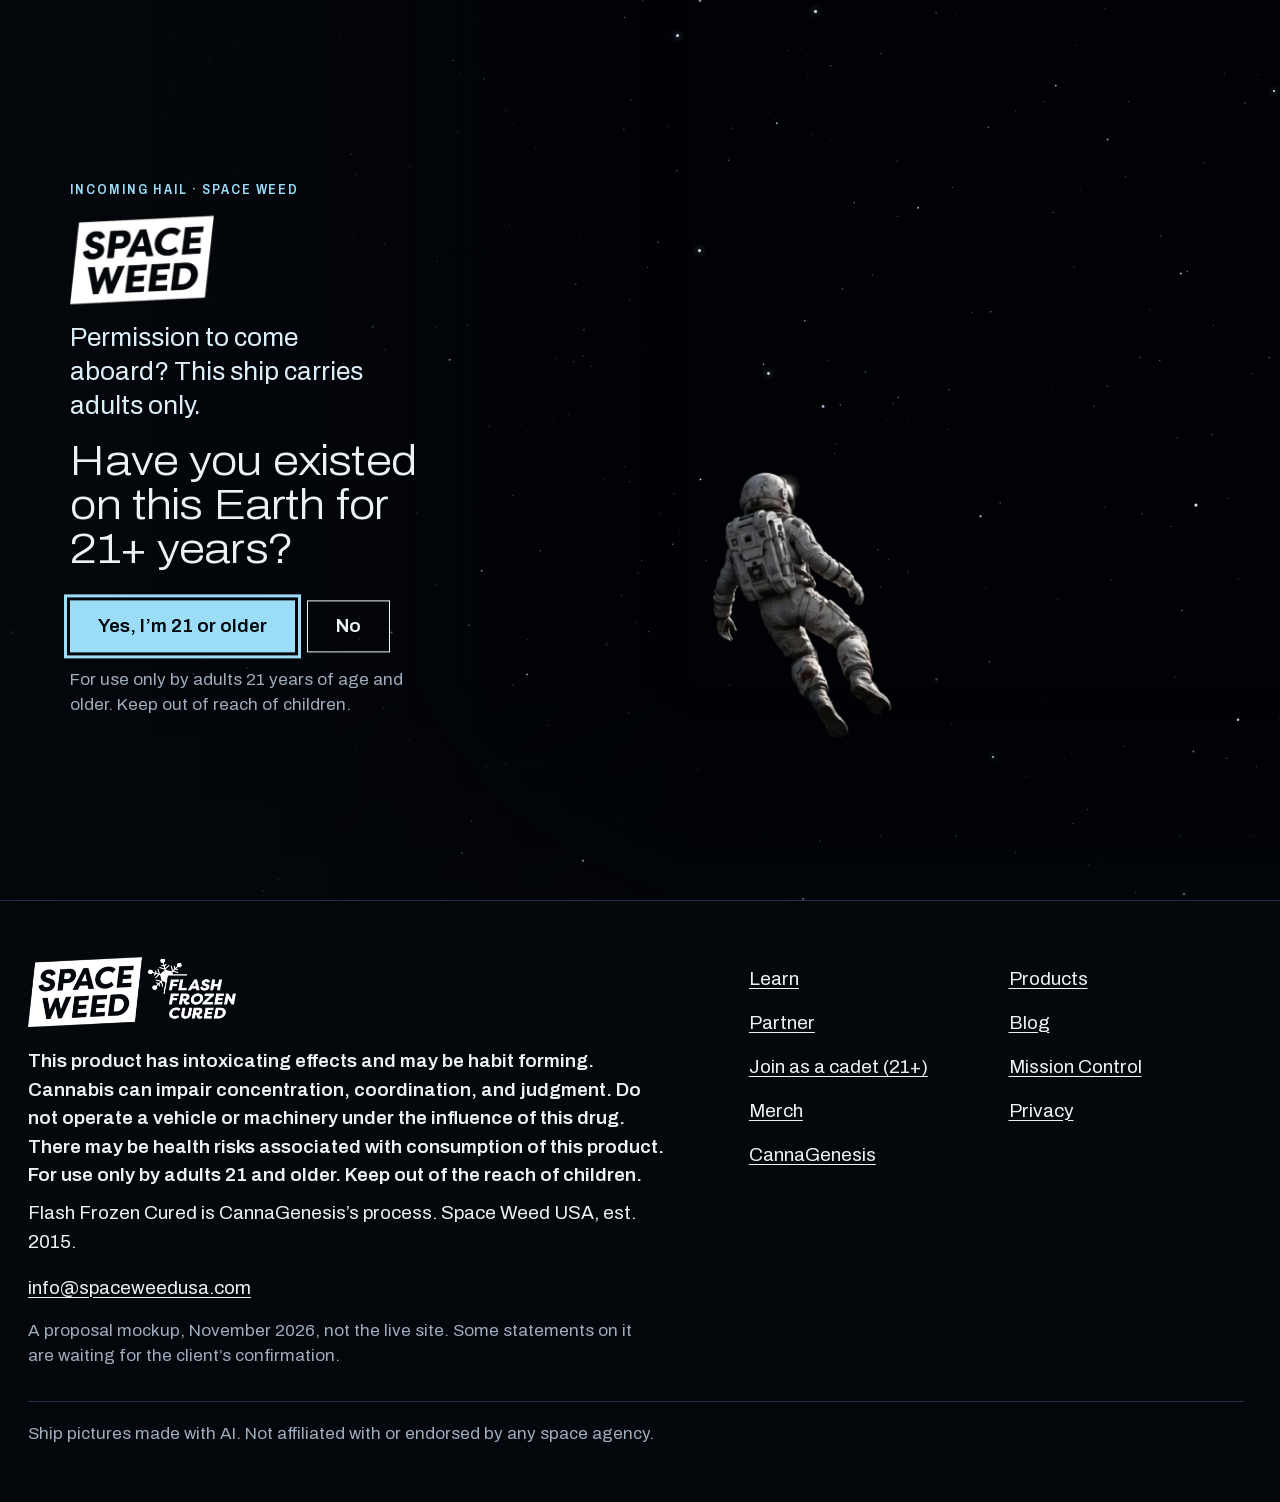
<file: index.html>
<!doctype html>
<html lang="en">
<head>
<meta charset="utf-8">
<meta name="viewport" content="width=device-width, initial-scale=1, viewport-fit=cover">
<title>Space Weed | Flash Frozen Cured Cannabis Flower</title>
<meta name="description" content="Frozen within an hour of harvest, then dried under vacuum, so a gram fills the jar like two. Space Weed flower, at licensed dispensaries. 21+.">
<meta name="robots" content="noindex">
<meta name="color-scheme" content="dark">
<meta name="theme-color" content="#04070C">
<meta name="format-detection" content="telephone=no">
<meta http-equiv="Content-Security-Policy" content="default-src 'self'; img-src 'self' data:; media-src 'self'; style-src 'self'; script-src 'self'; font-src 'self'; form-action 'self' mailto:; base-uri 'self'; object-src 'none'">
<meta property="og:type" content="website">
<meta property="og:title" content="Space Weed | Flash Frozen Cured Cannabis Flower">
<meta property="og:description" content="Frozen within an hour of harvest, then dried under vacuum, so a gram fills the jar like two. Space Weed flower, at licensed dispensaries. 21+.">
<meta property="og:image" content="https://avjcodes.github.io/boarding-mock/og-board.jpg">
<meta property="og:image:width" content="1200">
<meta property="og:image:height" content="630">
<meta name="twitter:card" content="summary_large_image">
<link rel="preload" href="assets/fonts/archivo.v2.woff2" as="font" type="font/woff2" crossorigin>
<link rel="stylesheet" href="assets/board.v1.css">
<link rel="icon" href="assets/favicon.svg" type="image/svg+xml">
<link rel="apple-touch-icon" href="assets/apple-touch-icon.png">
<script src="assets/board-boot.v1.js"></script>
</head>
<body class="page-room">
<div class="gate" id="gate" role="dialog" aria-modal="true" aria-labelledby="gate-q" aria-describedby="gate-legal">
  <div class="space" aria-hidden="true">
    <canvas class="space__stars"></canvas>
    <div class="space__twinkles"></div>
    <div class="space__comets"></div>
    <div class="space__ship"><img src="assets/board/ship-cut.webp" width="1086" height="418" alt="" decoding="async" draggable="false"></div>
    <div class="space__beam"></div>
    <div class="space__astro"><img class="space__loop" src="assets/board/astro-still.webp" data-loop="assets/board/astro-float.webp" width="241" height="394" alt="" fetchpriority="high" draggable="false"></div>
    <div class="space__flash"></div>
  </div>
  <div class="gate__shade" aria-hidden="true"></div>
  <div class="gate__panel">
    <div class="gate__ask">
      <div class="gate__top">
        <p class="tag tag--ice">Incoming hail · <span translate="no">Space&nbsp;Weed</span></p>
        <img class="gate__mark" src="assets/img/wordmark-white-300.webp" srcset="assets/img/wordmark-white-300.webp 300w, assets/img/wordmark-white-600.webp 600w" sizes="144px" width="600" height="370" alt="Space Weed">
      </div>
      <p class="gate__invite">Permission to come aboard? This ship carries adults only.</p>
      <h2 class="gate__q" id="gate-q" tabindex="-1">Have you existed on this Earth for 21+ years?</h2>
    </div>
    <div class="gate__act">
      <div class="gate__buttons">
        <button class="button" type="button" data-gate="yes">Yes, I’m 21&nbsp;or older</button>
        <button class="button button--quiet" type="button" data-gate="no">No</button>
      </div>
      <div class="gate__denied" hidden>
        <p tabindex="-1">You must be 21&nbsp;or older to visit this site.</p>
        <button class="textlink" type="button" data-gate="back">Back to the question</button>
      </div>
      <p class="gate__legal" id="gate-legal">For use only by adults 21&nbsp;years of age and older. Keep out of reach of children.</p>
    </div>
  </div>
</div>
<header class="hdr">
  <a class="skip" href="#main">Skip to content</a>
  <a class="mark" href="index.html" aria-current="page"><img src="assets/img/wordmark-white-300.webp" srcset="assets/img/wordmark-white-300.webp 300w, assets/img/wordmark-white-600.webp 600w" sizes="84px" width="600" height="370" alt="Space Weed, home"></a>
  <div class="hdr__right">
    <span class="hdr__find is-sealed" role="link" aria-disabled="true" title="Sealed for now">Where to find it <b class="seal">Classified</b></span>
    <a class="hdr__merch" href="https://shopspaceweed.com" target="_blank" rel="noopener">Merch<span class="vh"> (opens the merch shop in a new tab)</span></a>
    <button class="age" type="button" data-again aria-label="21+ · show the age check again">21+</button>
  </div>
</header>
<main id="main" tabindex="-1">
<section class="room" aria-labelledby="room-title">
  <div class="room__view">
    <div class="room__stage">
      <img class="room__img" src="assets/board/room-wide-1600.webp" srcset="assets/board/room-wide-1100.webp 1100w, assets/board/room-wide-1600.webp 1600w, assets/board/room-wide-2400.webp 2400w" sizes="(max-width: 999px) 1440px, (max-aspect-ratio: 6/5) 1440px, 100vw" width="2400" height="1340" alt="" draggable="false">
      <div class="bud" aria-hidden="true"><img src="assets/board/bud-room-360.webp" srcset="assets/board/bud-room-360.webp 360w, assets/board/bud-room-720.webp 720w" sizes="(max-width: 999px) 140px, 9vw" width="720" height="720" alt="" decoding="async" draggable="false"></div>
      <nav class="doors" aria-label="Doors">
        <a class="door door--1" href="process.html" draggable="false"><span class="door__hit" aria-hidden="true"></span><span class="door__sign">Learn</span></a>
        <a class="door door--2" href="products.html" draggable="false"><span class="door__hit" aria-hidden="true"></span><span class="door__sign">Products</span></a>
        <a class="door door--3" href="partner.html" draggable="false"><span class="door__hit" aria-hidden="true"></span><span class="door__sign">Partner</span></a>
        <a class="door door--4 door--amber" href="classified.html" draggable="false"><span class="door__hit" aria-hidden="true"></span><span class="door__sign">Classified</span></a>
        <a class="door door--5" href="blog.html" draggable="false"><span class="door__hit" aria-hidden="true"></span><span class="door__sign">Blog</span></a>
        <a class="door door--6" href="contact.html" draggable="false"><span class="door__hit" aria-hidden="true"></span><span class="door__sign">Mission Control</span></a>
      </nav>
    </div>
  </div>
  <p class="pan-hint" aria-hidden="true"><svg width="18" height="12" viewBox="0 0 18 12" focusable="false"><path d="M1 6h16M5 2 1 6l4 4M13 2l4 4-4 4" fill="none" stroke="currentColor" stroke-width="1.5"/></svg>Swipe to look around</p>
  <div class="deck">
    <p class="tag tag--ice">Flight deck · welcome aboard</p>
    <h1 class="display" id="room-title">Flower dried under vacuum.</h1>
    <p class="lead">Space Weed™ is Flash Frozen Cured to preserve cannabis in its freshest state.</p>
    <noscript><p class="noscript-age">This site is for adults 21&nbsp;years of age and older. Keep out of reach of children.</p></noscript>
    <nav class="doorlist" aria-label="Doors">
      <ol>
        <li><a href="process.html"><span class="mono">01</span><span>Learn</span><svg width="20" height="20" viewBox="0 0 20 20" aria-hidden="true" focusable="false"><path d="M4 10h11M10.5 5.5 15 10l-4.5 4.5" fill="none" stroke="currentColor" stroke-width="1.6"/></svg></a></li>
        <li><a href="products.html"><span class="mono">02</span><span>Products</span><svg width="20" height="20" viewBox="0 0 20 20" aria-hidden="true" focusable="false"><path d="M4 10h11M10.5 5.5 15 10l-4.5 4.5" fill="none" stroke="currentColor" stroke-width="1.6"/></svg></a></li>
        <li><a href="partner.html"><span class="mono">03</span><span>Partner</span><svg width="20" height="20" viewBox="0 0 20 20" aria-hidden="true" focusable="false"><path d="M4 10h11M10.5 5.5 15 10l-4.5 4.5" fill="none" stroke="currentColor" stroke-width="1.6"/></svg></a></li>
        <li><a href="classified.html" class="is-amber"><span class="mono">04</span><span>Classified</span><svg width="20" height="20" viewBox="0 0 20 20" aria-hidden="true" focusable="false"><path d="M4 10h11M10.5 5.5 15 10l-4.5 4.5" fill="none" stroke="currentColor" stroke-width="1.6"/></svg></a></li>
        <li><a href="blog.html"><span class="mono">05</span><span>Blog</span><svg width="20" height="20" viewBox="0 0 20 20" aria-hidden="true" focusable="false"><path d="M4 10h11M10.5 5.5 15 10l-4.5 4.5" fill="none" stroke="currentColor" stroke-width="1.6"/></svg></a></li>
        <li><a href="contact.html"><span class="mono">06</span><span>Mission Control</span><svg width="20" height="20" viewBox="0 0 20 20" aria-hidden="true" focusable="false"><path d="M4 10h11M10.5 5.5 15 10l-4.5 4.5" fill="none" stroke="currentColor" stroke-width="1.6"/></svg></a></li>
        <li><a href="https://shopspaceweed.com" target="_blank" rel="noopener"><span class="mono">07</span><span>Merch<span class="vh"> (opens the merch shop in a new tab)</span></span><svg width="20" height="20" viewBox="0 0 20 20" aria-hidden="true" focusable="false"><path d="M4 10h11M10.5 5.5 15 10l-4.5 4.5" fill="none" stroke="currentColor" stroke-width="1.6"/></svg></a></li>
      </ol>
    </nav>
  </div>
</section>
</main>
<footer class="foot">
  <div class="foot__grid">
    <div>
      <img class="foot__mark" src="assets/img/lockup-white-800.webp" width="800" height="270" loading="lazy" decoding="async" alt="Space Weed, Flash Frozen Cured">
      <div class="foot__text">
        <p class="foot__rule">This product has intoxicating effects and may be habit forming. Cannabis can impair concentration, coordination, and judgment. Do not operate a vehicle or machinery under the influence of this drug. There may be health risks associated with consumption of this product. For use only by adults 21 and older. Keep out of the reach of children.</p>
        <p>Flash&nbsp;Frozen&nbsp;Cured is CannaGenesis’s process. <span translate="no">Space&nbsp;Weed USA</span>, est. 2015.</p>
        <p><a href="mailto:info@spaceweedusa.com">info@spaceweedusa.com</a></p>
        <p class="small">A proposal mockup, November 2026, not the live site. Some statements on it are waiting for the client’s confirmation.</p>
      </div>
    </div>
    <ul class="foot__links">
      <li><a href="process.html">Learn</a></li>
      <li><a href="products.html">Products</a></li>
      <li><a href="partner.html">Partner</a></li>
      <li><a href="blog.html">Blog</a></li>
      <li><a href="classified.html">Join as a cadet (21+)</a></li>
      <li><a href="contact.html">Mission Control</a></li>
      <li><a href="https://shopspaceweed.com" target="_blank" rel="noopener">Merch<span class="vh"> (opens the merch shop in a new tab)</span></a></li>
      <li><a href="privacy.html">Privacy</a></li>
      <li><a href="https://www.cannagenesis.com/">CannaGenesis</a></li>
    </ul>
    <p class="foot__credits small">Ship pictures made with AI. Not affiliated with or endorsed by any space agency.</p>
  </div>
</footer>
<div class="turn" aria-hidden="true">
  <img src="assets/img/wordmark-white-300.webp" width="600" height="370" alt="">
  <svg width="44" height="44" viewBox="0 0 44 44" focusable="false"><rect x="14" y="6" width="16" height="28" rx="3" fill="none" stroke="currentColor" stroke-width="2"/><path d="M8 30a14 14 0 0 1 0-16M5 17l3-3 3 3" fill="none" stroke="currentColor" stroke-width="2"/></svg>
  <p>Turn your phone upright to board the ship.</p>
</div>
<script src="assets/board.v1.js" defer></script>
</body>
</html>
</file>
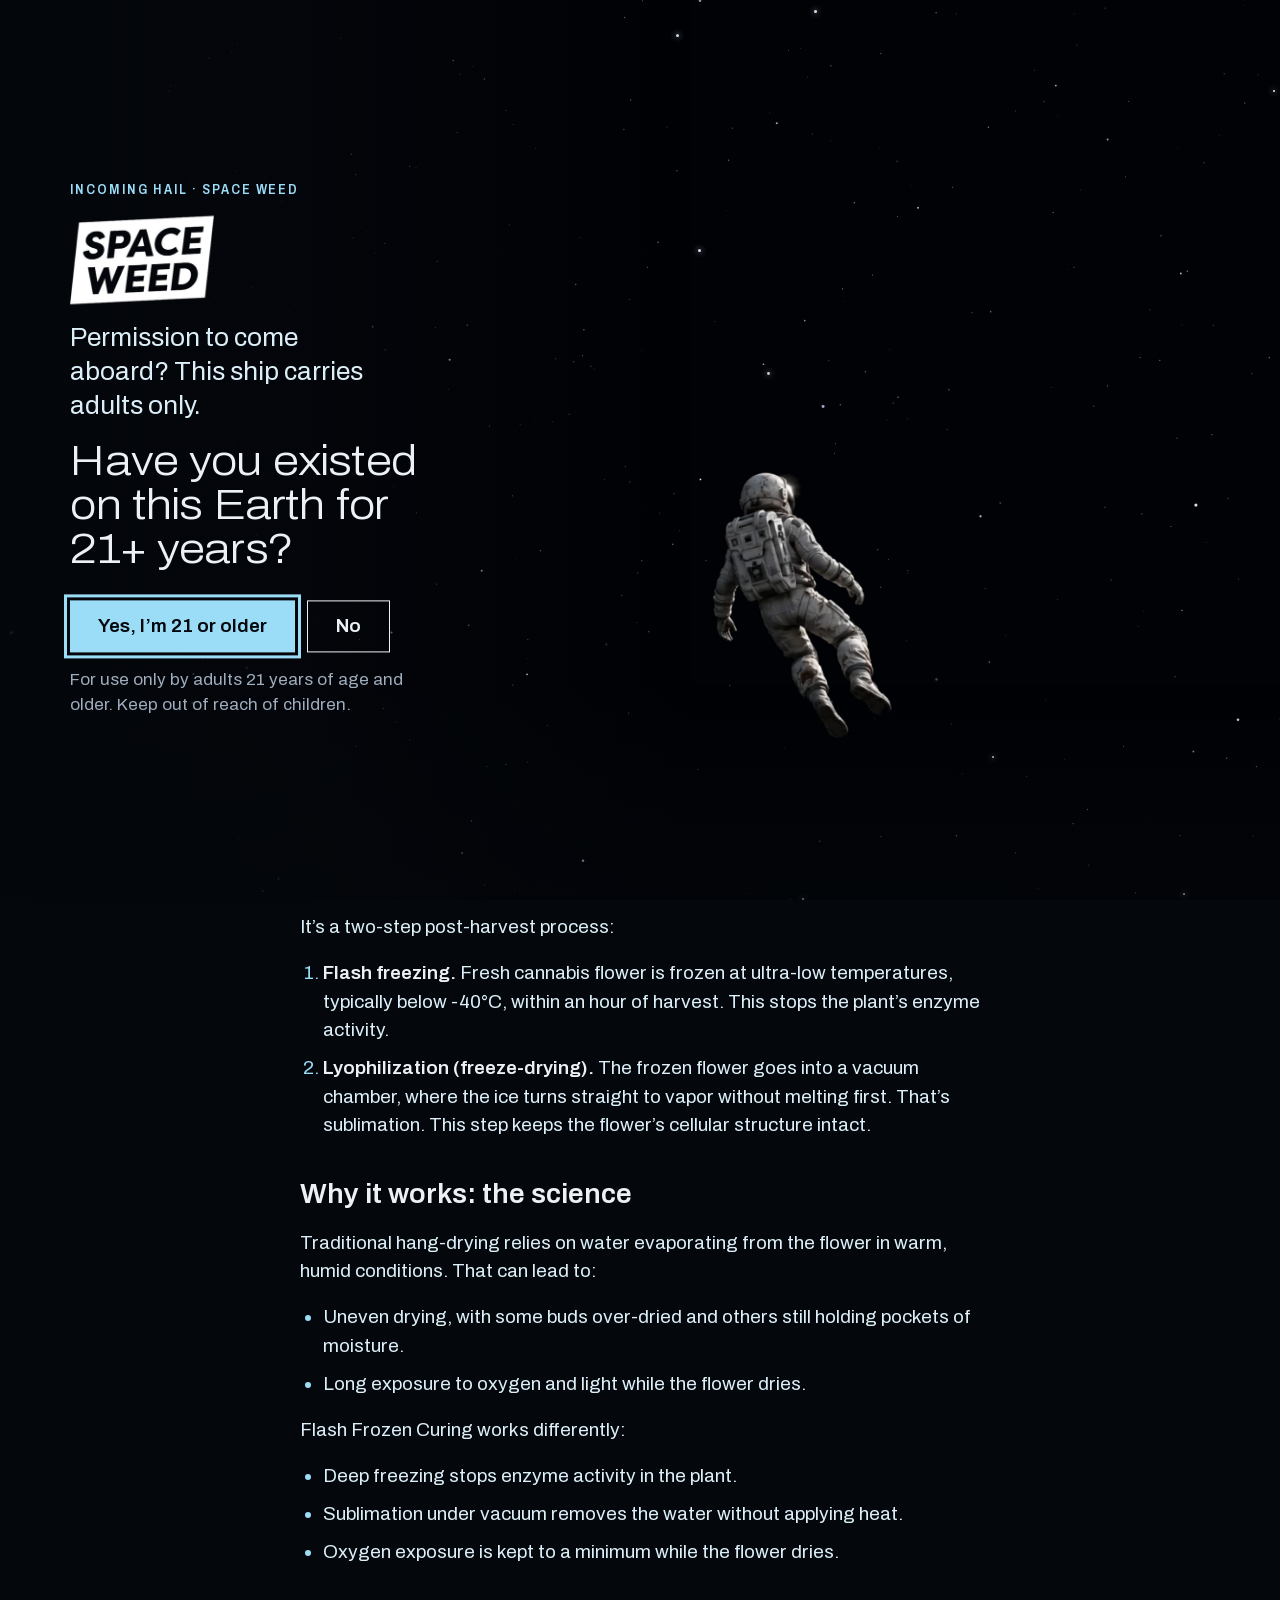
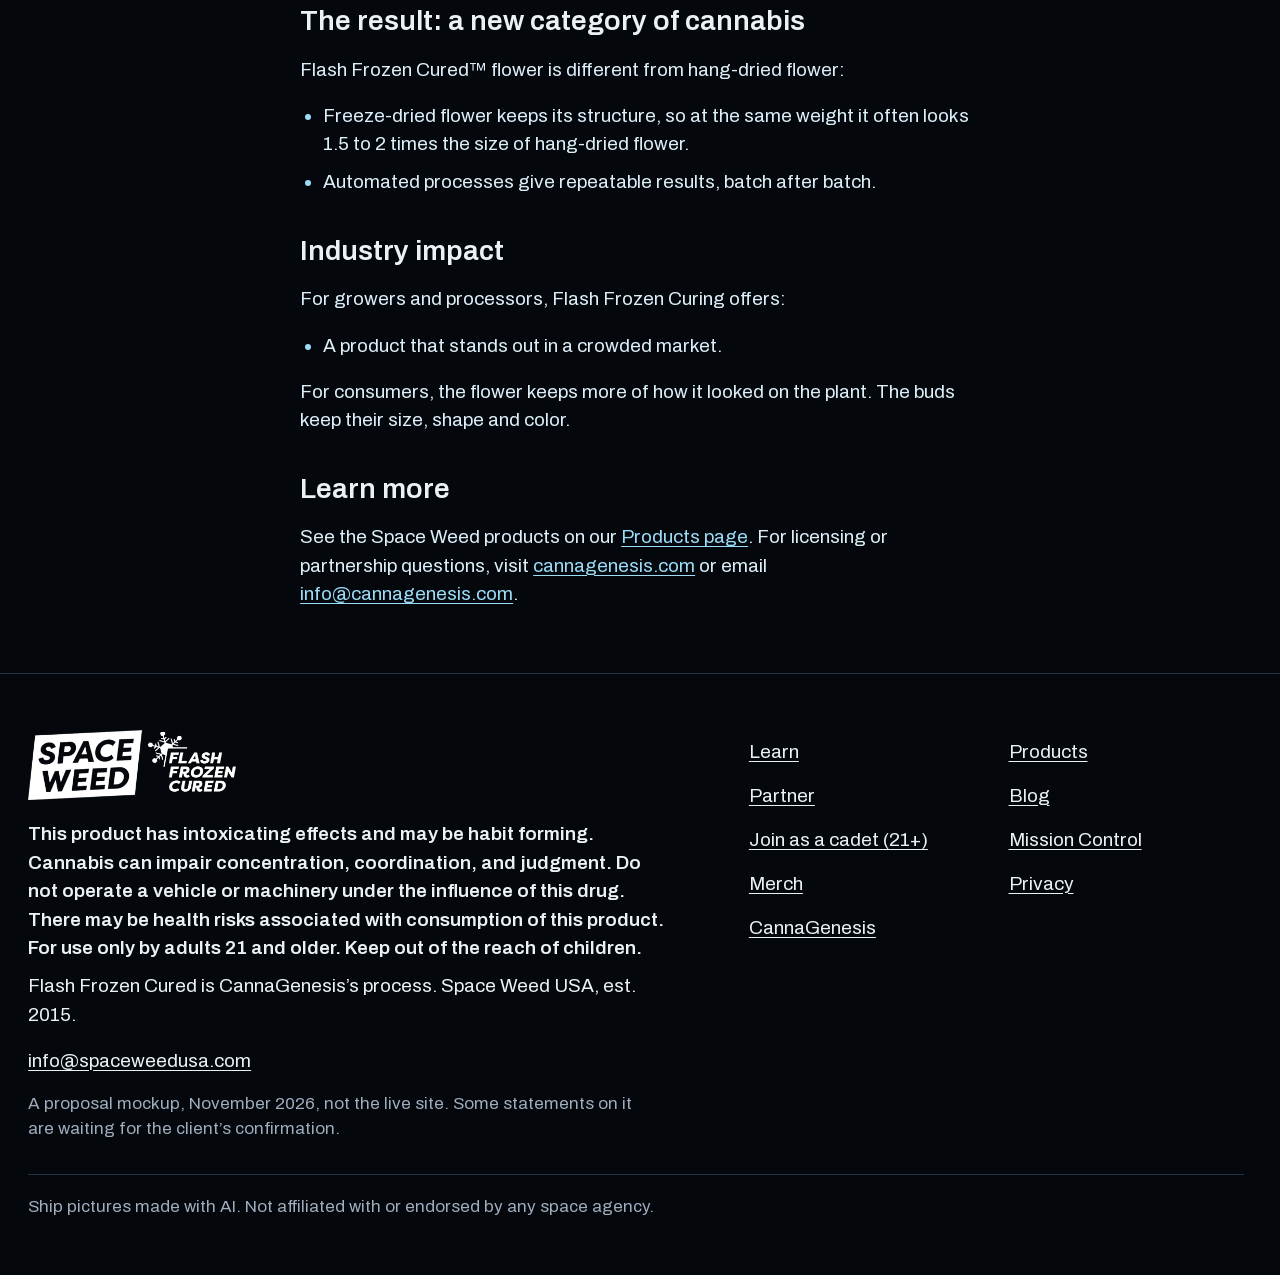
<file: blog.html>
<!doctype html>
<html lang="en">
<head>
<meta charset="utf-8">
<meta name="viewport" content="width=device-width, initial-scale=1, viewport-fit=cover">
<title>Space Weed Blog: Inside Flash Frozen Cured</title>
<meta name="description" content="How Flash Frozen Curing works: flower is frozen within an hour of harvest, then dried under vacuum as the ice turns straight to vapor. For adults 21+.">
<meta name="robots" content="noindex">
<meta name="color-scheme" content="dark">
<meta name="theme-color" content="#04070C">
<meta name="format-detection" content="telephone=no">
<meta http-equiv="Content-Security-Policy" content="default-src 'self'; img-src 'self' data:; media-src 'self'; style-src 'self'; script-src 'self'; font-src 'self'; form-action 'self' mailto:; base-uri 'self'; object-src 'none'">
<meta property="og:type" content="website">
<meta property="og:title" content="Space Weed Blog: Inside Flash Frozen Cured">
<meta property="og:description" content="How Flash Frozen Curing works: flower is frozen within an hour of harvest, then dried under vacuum as the ice turns straight to vapor. For adults 21+.">
<meta property="og:image" content="https://avjcodes.github.io/boarding-mock/og-board.jpg">
<meta property="og:image:width" content="1200">
<meta property="og:image:height" content="630">
<meta name="twitter:card" content="summary_large_image">
<link rel="preload" href="assets/fonts/archivo.v2.woff2" as="font" type="font/woff2" crossorigin>
<link rel="stylesheet" href="assets/board.v1.css">
<link rel="icon" href="assets/favicon.svg" type="image/svg+xml">
<link rel="apple-touch-icon" href="assets/apple-touch-icon.png">
<script src="assets/board-boot.v1.js"></script>
</head>
<body class="page-blog">
<div class="gate" id="gate" role="dialog" aria-modal="true" aria-labelledby="gate-q" aria-describedby="gate-legal">
  <div class="space" aria-hidden="true">
    <canvas class="space__stars"></canvas>
    <div class="space__twinkles"></div>
    <div class="space__comets"></div>
    <div class="space__ship"><img src="assets/board/ship-cut.webp" width="1086" height="418" alt="" decoding="async" draggable="false"></div>
    <div class="space__beam"></div>
    <div class="space__astro"><img class="space__loop" src="assets/board/astro-still.webp" data-loop="assets/board/astro-float.webp" width="241" height="394" alt="" fetchpriority="high" draggable="false"></div>
    <div class="space__flash"></div>
  </div>
  <div class="gate__shade" aria-hidden="true"></div>
  <div class="gate__panel">
    <div class="gate__ask">
      <div class="gate__top">
        <p class="tag tag--ice">Incoming hail · <span translate="no">Space&nbsp;Weed</span></p>
        <img class="gate__mark" src="assets/img/wordmark-white-300.webp" srcset="assets/img/wordmark-white-300.webp 300w, assets/img/wordmark-white-600.webp 600w" sizes="144px" width="600" height="370" alt="Space Weed">
      </div>
      <p class="gate__invite">Permission to come aboard? This ship carries adults only.</p>
      <h2 class="gate__q" id="gate-q" tabindex="-1">Have you existed on this Earth for 21+ years?</h2>
    </div>
    <div class="gate__act">
      <div class="gate__buttons">
        <button class="button" type="button" data-gate="yes">Yes, I’m 21&nbsp;or older</button>
        <button class="button button--quiet" type="button" data-gate="no">No</button>
      </div>
      <div class="gate__denied" hidden>
        <p tabindex="-1">You must be 21&nbsp;or older to visit this site.</p>
        <button class="textlink" type="button" data-gate="back">Back to the question</button>
      </div>
      <p class="gate__legal" id="gate-legal">For use only by adults 21&nbsp;years of age and older. Keep out of reach of children.</p>
    </div>
  </div>
</div>
<header class="hdr hdr--nav">
  <a class="skip" href="#main">Skip to content</a>
  <a class="mark" href="index.html"><img src="assets/img/wordmark-white-300.webp" srcset="assets/img/wordmark-white-300.webp 300w, assets/img/wordmark-white-600.webp 600w" sizes="84px" width="600" height="370" alt="Space Weed, home"></a>
  <nav class="hnav" aria-label="Main"><a href="process.html">Learn</a><a href="products.html">Products</a><a href="partner.html">Partner</a><a href="blog.html" aria-current="page">Blog</a><a href="https://shopspaceweed.com" target="_blank" rel="noopener">Merch<span class="vh"> (opens the merch shop in a new tab)</span></a></nav>
  <details class="hmenu"><summary>Menu</summary><nav class="hmenu__list" aria-label="Main"><a href="process.html">Learn</a><a href="products.html">Products</a><a href="partner.html">Partner</a><a href="blog.html" aria-current="page">Blog</a><a href="https://shopspaceweed.com" target="_blank" rel="noopener">Merch<span class="vh"> (opens the merch shop in a new tab)</span></a><span class="hmenu__sealed is-sealed" role="link" aria-disabled="true" title="Sealed for now">Where to find it <b class="seal">Classified</b></span></nav></details>
  <div class="hdr__right">
    <span class="hdr__find is-sealed" role="link" aria-disabled="true" title="Sealed for now">Where to find it <b class="seal">Classified</b></span>
    <a class="hdr__merch" href="https://shopspaceweed.com" target="_blank" rel="noopener">Merch<span class="vh"> (opens the merch shop in a new tab)</span></a>
    <button class="age" type="button" data-again aria-label="21+ · show the age check again">21+</button>
  </div>
</header>
<main id="main" tabindex="-1">
<article class="post" aria-labelledby="post-title">
  <header class="post__head">
    <p class="tag tag--ice">Blog</p>
    <p class="post__kicker">Inside Flash Frozen Cured</p>
    <h1 class="display" id="post-title">The Science Behind Flash Frozen Cured™: A Leap Forward in Cannabis Post-Harvest Processing</h1>
    <p class="lead">How Flash Frozen Curing works: flower is frozen within an hour of harvest, then dried under vacuum as the ice turns straight to vapor. For adults 21+.</p>
  </header>
  <div class="post__body">
    <p>Cannabis growing has seen big advances in genetics, lighting and environmental controls, but post-harvest processing has barely changed. Traditional drying and curing often means hanging plants in climate-controlled rooms for 10 to 21 days. That takes a lot of time and labor, and results can vary from batch to batch.</p>
    <p>Flash Frozen Curing™ is a patented process that uses cryogenic freezing and lyophilization (freeze-drying) to create a new category of cannabis and make post-harvest work more efficient.</p>
    <h2>What is Flash Frozen Curing?</h2>
    <p>It’s a two-step post-harvest process:</p>
    <ol>
      <li><strong>Flash freezing.</strong> Fresh cannabis flower is frozen at ultra-low temperatures, typically below -40°C, within an hour of harvest. This stops the plant’s enzyme activity.</li>
      <li><strong>Lyophilization (freeze-drying).</strong> The frozen flower goes into a vacuum chamber, where the ice turns straight to vapor without melting first. That’s sublimation. This step keeps the flower’s cellular structure intact.</li>
    </ol>
    <h2>Why it works: the science</h2>
    <p>Traditional hang-drying relies on water evaporating from the flower in warm, humid conditions. That can lead to:</p>
    <ul>
      <li>Uneven drying, with some buds over-dried and others still holding pockets of moisture.</li>
      <li>Long exposure to oxygen and light while the flower dries.</li>
    </ul>
    <p>Flash Frozen Curing works differently:</p>
    <ul>
      <li>Deep freezing stops enzyme activity in the plant.</li>
      <li>Sublimation under vacuum removes the water without applying heat.</li>
      <li>Oxygen exposure is kept to a minimum while the flower dries.</li>
    </ul>
    <h2>The result: a new category of cannabis</h2>
    <p>Flash Frozen Cured™ flower is different from hang-dried flower:</p>
    <ul>
      <li>Freeze-dried flower keeps its structure, so at the same weight it often looks 1.5 to 2 times the size of hang-dried flower.</li>
      <li>Automated processes give repeatable results, batch after batch.</li>
    </ul>
    <h2>Industry impact</h2>
    <p>For growers and processors, Flash Frozen Curing offers:</p>
    <ul>
      <li>A product that stands out in a crowded market.</li>
    </ul>
    <p>For consumers, the flower keeps more of how it looked on the plant. The buds keep their size, shape and color.</p>
    <h2>Learn more</h2>
    <p>See the Space Weed products on our <a href="products.html">Products page</a>. For licensing or partnership questions, visit <a href="https://www.cannagenesis.com" target="_blank" rel="noopener">cannagenesis.com<span class="vh"> (opens in a new tab)</span></a> or email <a href="mailto:info@cannagenesis.com">info@cannagenesis.com</a>.</p>
  </div>
</article>
</main>
<footer class="foot">
  <div class="foot__grid">
    <div>
      <img class="foot__mark" src="assets/img/lockup-white-800.webp" width="800" height="270" loading="lazy" decoding="async" alt="Space Weed, Flash Frozen Cured">
      <div class="foot__text">
        <p class="foot__rule">This product has intoxicating effects and may be habit forming. Cannabis can impair concentration, coordination, and judgment. Do not operate a vehicle or machinery under the influence of this drug. There may be health risks associated with consumption of this product. For use only by adults 21 and older. Keep out of the reach of children.</p>
        <p>Flash&nbsp;Frozen&nbsp;Cured is CannaGenesis’s process. <span translate="no">Space&nbsp;Weed USA</span>, est. 2015.</p>
        <p><a href="mailto:info@spaceweedusa.com">info@spaceweedusa.com</a></p>
        <p class="small">A proposal mockup, November 2026, not the live site. Some statements on it are waiting for the client’s confirmation.</p>
      </div>
    </div>
    <ul class="foot__links">
      <li><a href="process.html">Learn</a></li>
      <li><a href="products.html">Products</a></li>
      <li><a href="partner.html">Partner</a></li>
      <li><a href="blog.html">Blog</a></li>
      <li><a href="classified.html">Join as a cadet (21+)</a></li>
      <li><a href="contact.html">Mission Control</a></li>
      <li><a href="https://shopspaceweed.com" target="_blank" rel="noopener">Merch<span class="vh"> (opens the merch shop in a new tab)</span></a></li>
      <li><a href="privacy.html">Privacy</a></li>
      <li><a href="https://www.cannagenesis.com/">CannaGenesis</a></li>
    </ul>
    <p class="foot__credits small">Ship pictures made with AI. Not affiliated with or endorsed by any space agency.</p>
  </div>
</footer>
<div class="turn" aria-hidden="true">
  <img src="assets/img/wordmark-white-300.webp" width="600" height="370" alt="">
  <svg width="44" height="44" viewBox="0 0 44 44" focusable="false"><rect x="14" y="6" width="16" height="28" rx="3" fill="none" stroke="currentColor" stroke-width="2"/><path d="M8 30a14 14 0 0 1 0-16M5 17l3-3 3 3" fill="none" stroke="currentColor" stroke-width="2"/></svg>
  <p>Turn your phone upright to board the ship.</p>
</div>
<script src="assets/board.v1.js" defer></script>
</body>
</html>
</file>
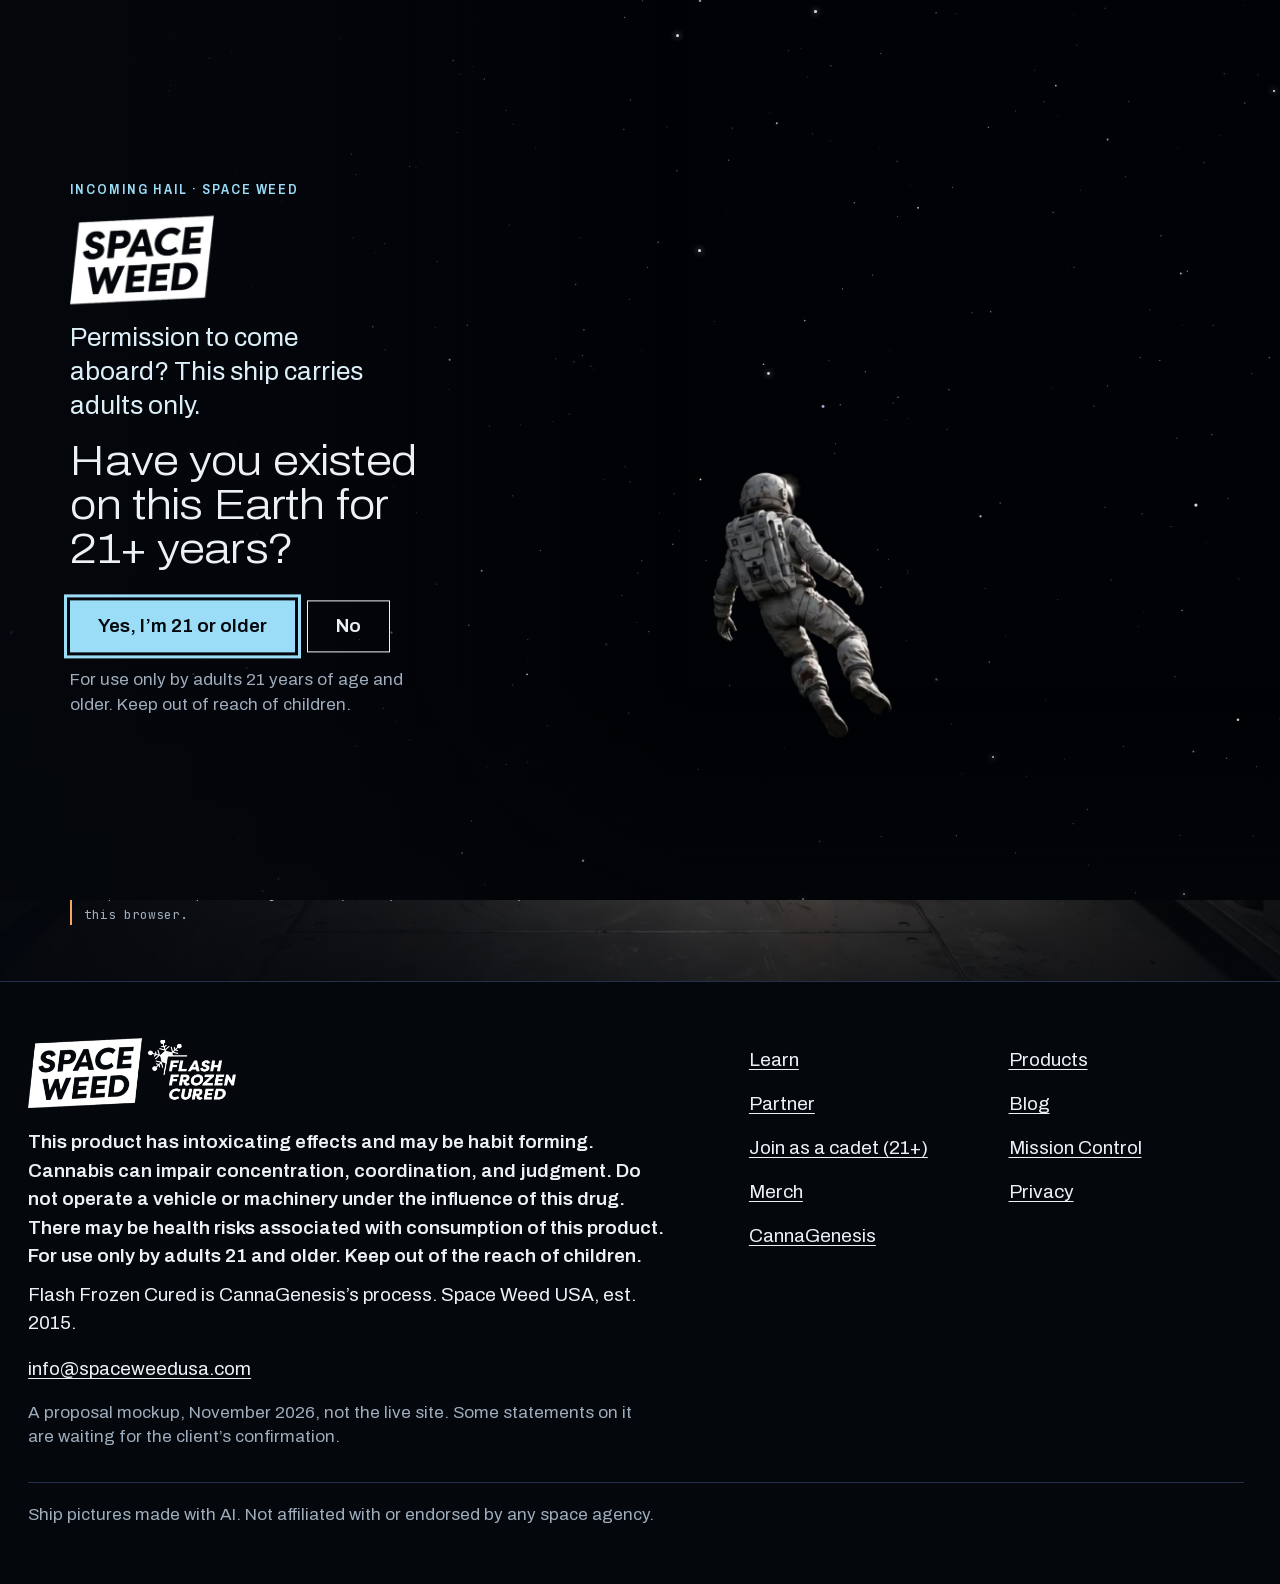
<file: classified.html>
<!doctype html>
<html lang="en">
<head>
<meta charset="utf-8">
<meta name="viewport" content="width=device-width, initial-scale=1, viewport-fit=cover">
<title>Classified | Space Weed</title>
<meta name="description" content="Classified. Space Cadets only. Signing up makes you a Space Cadet and opens this room. For adults 21 and older.">
<meta name="robots" content="noindex">
<meta name="color-scheme" content="dark">
<meta name="theme-color" content="#04070C">
<meta name="format-detection" content="telephone=no">
<meta http-equiv="Content-Security-Policy" content="default-src 'self'; img-src 'self' data:; media-src 'self'; style-src 'self'; script-src 'self'; font-src 'self'; form-action 'self' mailto:; base-uri 'self'; object-src 'none'">
<meta property="og:type" content="website">
<meta property="og:title" content="Classified | Space Weed">
<meta property="og:description" content="Classified. Space Cadets only. Signing up makes you a Space Cadet and opens this room. For adults 21 and older.">
<meta property="og:image" content="https://avjcodes.github.io/boarding-mock/og-board.jpg">
<meta property="og:image:width" content="1200">
<meta property="og:image:height" content="630">
<meta name="twitter:card" content="summary_large_image">
<link rel="preload" href="assets/fonts/archivo.v2.woff2" as="font" type="font/woff2" crossorigin>
<link rel="stylesheet" href="assets/board.v1.css">
<link rel="icon" href="assets/favicon.svg" type="image/svg+xml">
<link rel="apple-touch-icon" href="assets/apple-touch-icon.png">
<script src="assets/board-boot.v1.js"></script>
</head>
<body class="page-classified">
<div class="gate" id="gate" role="dialog" aria-modal="true" aria-labelledby="gate-q" aria-describedby="gate-legal">
  <div class="space" aria-hidden="true">
    <canvas class="space__stars"></canvas>
    <div class="space__twinkles"></div>
    <div class="space__comets"></div>
    <div class="space__ship"><img src="assets/board/ship-cut.webp" width="1086" height="418" alt="" decoding="async" draggable="false"></div>
    <div class="space__beam"></div>
    <div class="space__astro"><img class="space__loop" src="assets/board/astro-still.webp" data-loop="assets/board/astro-float.webp" width="241" height="394" alt="" fetchpriority="high" draggable="false"></div>
    <div class="space__flash"></div>
  </div>
  <div class="gate__shade" aria-hidden="true"></div>
  <div class="gate__panel">
    <div class="gate__ask">
      <div class="gate__top">
        <p class="tag tag--ice">Incoming hail · <span translate="no">Space&nbsp;Weed</span></p>
        <img class="gate__mark" src="assets/img/wordmark-white-300.webp" srcset="assets/img/wordmark-white-300.webp 300w, assets/img/wordmark-white-600.webp 600w" sizes="144px" width="600" height="370" alt="Space Weed">
      </div>
      <p class="gate__invite">Permission to come aboard? This ship carries adults only.</p>
      <h2 class="gate__q" id="gate-q" tabindex="-1">Have you existed on this Earth for 21+ years?</h2>
    </div>
    <div class="gate__act">
      <div class="gate__buttons">
        <button class="button" type="button" data-gate="yes">Yes, I’m 21&nbsp;or older</button>
        <button class="button button--quiet" type="button" data-gate="no">No</button>
      </div>
      <div class="gate__denied" hidden>
        <p tabindex="-1">You must be 21&nbsp;or older to visit this site.</p>
        <button class="textlink" type="button" data-gate="back">Back to the question</button>
      </div>
      <p class="gate__legal" id="gate-legal">For use only by adults 21&nbsp;years of age and older. Keep out of reach of children.</p>
    </div>
  </div>
</div>
<header class="hdr hdr--nav">
  <a class="skip" href="#main">Skip to content</a>
  <a class="mark" href="index.html"><img src="assets/img/wordmark-white-300.webp" srcset="assets/img/wordmark-white-300.webp 300w, assets/img/wordmark-white-600.webp 600w" sizes="84px" width="600" height="370" alt="Space Weed, home"></a>
  <nav class="hnav" aria-label="Main"><a href="process.html">Learn</a><a href="products.html">Products</a><a href="partner.html">Partner</a><a href="blog.html">Blog</a><a href="https://shopspaceweed.com" target="_blank" rel="noopener">Merch<span class="vh"> (opens the merch shop in a new tab)</span></a></nav>
  <details class="hmenu"><summary>Menu</summary><nav class="hmenu__list" aria-label="Main"><a href="process.html">Learn</a><a href="products.html">Products</a><a href="partner.html">Partner</a><a href="blog.html">Blog</a><a href="https://shopspaceweed.com" target="_blank" rel="noopener">Merch<span class="vh"> (opens the merch shop in a new tab)</span></a><span class="hmenu__sealed is-sealed" role="link" aria-disabled="true" title="Sealed for now">Where to find it <b class="seal">Classified</b></span></nav></details>
  <div class="hdr__right">
    <span class="hdr__find is-sealed" role="link" aria-disabled="true" title="Sealed for now">Where to find it <b class="seal">Classified</b></span>
    <a class="hdr__merch" href="https://shopspaceweed.com" target="_blank" rel="noopener">Merch<span class="vh"> (opens the merch shop in a new tab)</span></a>
    <button class="age" type="button" data-again aria-label="21+ · show the age check again">21+</button>
  </div>
</header>
<main id="main" tabindex="-1">
<section class="cl" aria-labelledby="cl-title">
  <div class="cl__bg" aria-hidden="true"><img src="assets/board/classified-wide-1920.webp" srcset="assets/board/classified-wide-1100.webp 1100w, assets/board/classified-wide-1920.webp 1920w" sizes="100vw" width="1920" height="1072" alt="" fetchpriority="high" draggable="false"></div>
  <div class="cl__panel">
    <div class="cl__head">
      <p class="tag tag--signal">Classified</p>
      <h1 class="display" id="cl-title">Classified. Space&nbsp;Cadets only.</h1>
      <p class="lead cl__lede">Signing up makes you a Space Cadet and opens this room.</p>
    </div>
    <form class="form" id="signup" method="post" action="classified.html" aria-labelledby="signup-title">
      <div class="form__head">
        <h2 id="signup-title">Hear about new drops first.</h2>
        <p>A couple of emails a month at most: new strains, where to find them, and how the process works. For adults 21 and older.</p>
      </div>
      <div class="form__row">
        <label for="su-email">Email address</label>
        <input id="su-email" name="email" type="email" autocomplete="email" inputmode="email" required>
      </div>
      <div class="form__row">
        <label for="su-name">First name</label>
        <input id="su-name" name="name" type="text" autocomplete="given-name">
      </div>
      <label class="form__check"><input name="age" type="checkbox" required><span>I am 21 or older.</span></label>
      <button class="button button--signal" type="submit">Sign me up</button>
      <p class="form__fine">By signing up you agree to get emails from Space Weed. Unsubscribe any time.</p>
    </form>
    <div class="cadet" id="cadet" hidden>
      <p class="cadet__in" tabindex="-1">You’re in.</p>
      <div class="card" role="img" aria-label="Space Cadet ID card">
        <div class="card__top">
          <img class="card__mark" src="assets/img/wordmark-white-300.webp" width="600" height="370" alt="">
          <span class="card__kind">Space Cadet</span>
        </div>
        <p class="card__name" data-card-name></p>
        <div class="card__foot">
          <dl class="card__meta">
            <div><dt>Cadet No.</dt><dd data-card-no></dd></div>
            <div><dt>Issued</dt><dd data-card-issued></dd></div>
          </dl>
          <span class="card__bars" aria-hidden="true"></span>
        </div>
      </div>
    </div>
    <p class="mocknote">Proposal mockup: nothing is sent, and your answers stay in this browser.<button class="textlink" type="button" data-clear hidden>Clear them</button></p>
  </div>
  <article class="file" id="file" aria-labelledby="file-no">
    <p class="file__no"><span id="file-no">File 001</span><span class="file__stamp" data-locked>Classified</span><span class="file__stamp" data-open>Declassified</span></p>
    <div class="file__locked" aria-hidden="true"><span class="redact redact--a"></span><span class="redact redact--b"></span><span class="redact redact--c"></span><span class="redact redact--d"></span></div>
    <div class="file__body">
      <h2>Four issued US patents.</h2>
      <p>Flash&nbsp;Frozen&nbsp;Curing is a patented scientific method whereby fresh cannabis is flash frozen and then dried under vacuum using temperature, time, and pressure.</p>
      <ol class="ledger" aria-label="The four patents">
        <li><span class="mono" translate="no">US 10,639,340</span><span class="small">Filed 5&nbsp;April&nbsp;2019 · Granted 5&nbsp;May&nbsp;2020</span><a href="assets/record/US10639340.pdf">The patent, PDF, 519 KB</a></li>
        <li><span class="mono" translate="no">US 11,191,797</span><span class="small">Filed 20&nbsp;February&nbsp;2020 · Granted 7&nbsp;December&nbsp;2021</span><a href="assets/record/US11191797.pdf">The patent, PDF, 482 KB</a></li>
        <li><span class="mono" translate="no">US 11,351,212</span><span class="small">Filed 9&nbsp;April&nbsp;2020 · Granted 7&nbsp;June&nbsp;2022</span><a href="assets/record/US11351212.pdf">The patent, PDF, 540 KB</a></li>
        <li><span class="mono" translate="no">US 11,980,304</span><span class="small">Filed 3&nbsp;December&nbsp;2021 · Granted 14&nbsp;May&nbsp;2024</span><a href="assets/record/US11980304.pdf">The patent, PDF, 418 KB</a></li>
      </ol>
    </div>
  </article>
</section>
</main>
<footer class="foot">
  <div class="foot__grid">
    <div>
      <img class="foot__mark" src="assets/img/lockup-white-800.webp" width="800" height="270" loading="lazy" decoding="async" alt="Space Weed, Flash Frozen Cured">
      <div class="foot__text">
        <p class="foot__rule">This product has intoxicating effects and may be habit forming. Cannabis can impair concentration, coordination, and judgment. Do not operate a vehicle or machinery under the influence of this drug. There may be health risks associated with consumption of this product. For use only by adults 21 and older. Keep out of the reach of children.</p>
        <p>Flash&nbsp;Frozen&nbsp;Cured is CannaGenesis’s process. <span translate="no">Space&nbsp;Weed USA</span>, est. 2015.</p>
        <p><a href="mailto:info@spaceweedusa.com">info@spaceweedusa.com</a></p>
        <p class="small">A proposal mockup, November 2026, not the live site. Some statements on it are waiting for the client’s confirmation.</p>
      </div>
    </div>
    <ul class="foot__links">
      <li><a href="process.html">Learn</a></li>
      <li><a href="products.html">Products</a></li>
      <li><a href="partner.html">Partner</a></li>
      <li><a href="blog.html">Blog</a></li>
      <li><a href="classified.html">Join as a cadet (21+)</a></li>
      <li><a href="contact.html">Mission Control</a></li>
      <li><a href="https://shopspaceweed.com" target="_blank" rel="noopener">Merch<span class="vh"> (opens the merch shop in a new tab)</span></a></li>
      <li><a href="privacy.html">Privacy</a></li>
      <li><a href="https://www.cannagenesis.com/">CannaGenesis</a></li>
    </ul>
    <p class="foot__credits small">Ship pictures made with AI. Not affiliated with or endorsed by any space agency.</p>
  </div>
</footer>
<div class="turn" aria-hidden="true">
  <img src="assets/img/wordmark-white-300.webp" width="600" height="370" alt="">
  <svg width="44" height="44" viewBox="0 0 44 44" focusable="false"><rect x="14" y="6" width="16" height="28" rx="3" fill="none" stroke="currentColor" stroke-width="2"/><path d="M8 30a14 14 0 0 1 0-16M5 17l3-3 3 3" fill="none" stroke="currentColor" stroke-width="2"/></svg>
  <p>Turn your phone upright to board the ship.</p>
</div>
<script src="assets/board.v1.js" defer></script>
<script src="assets/cadet.v1.js" defer></script>
</body>
</html>
</file>
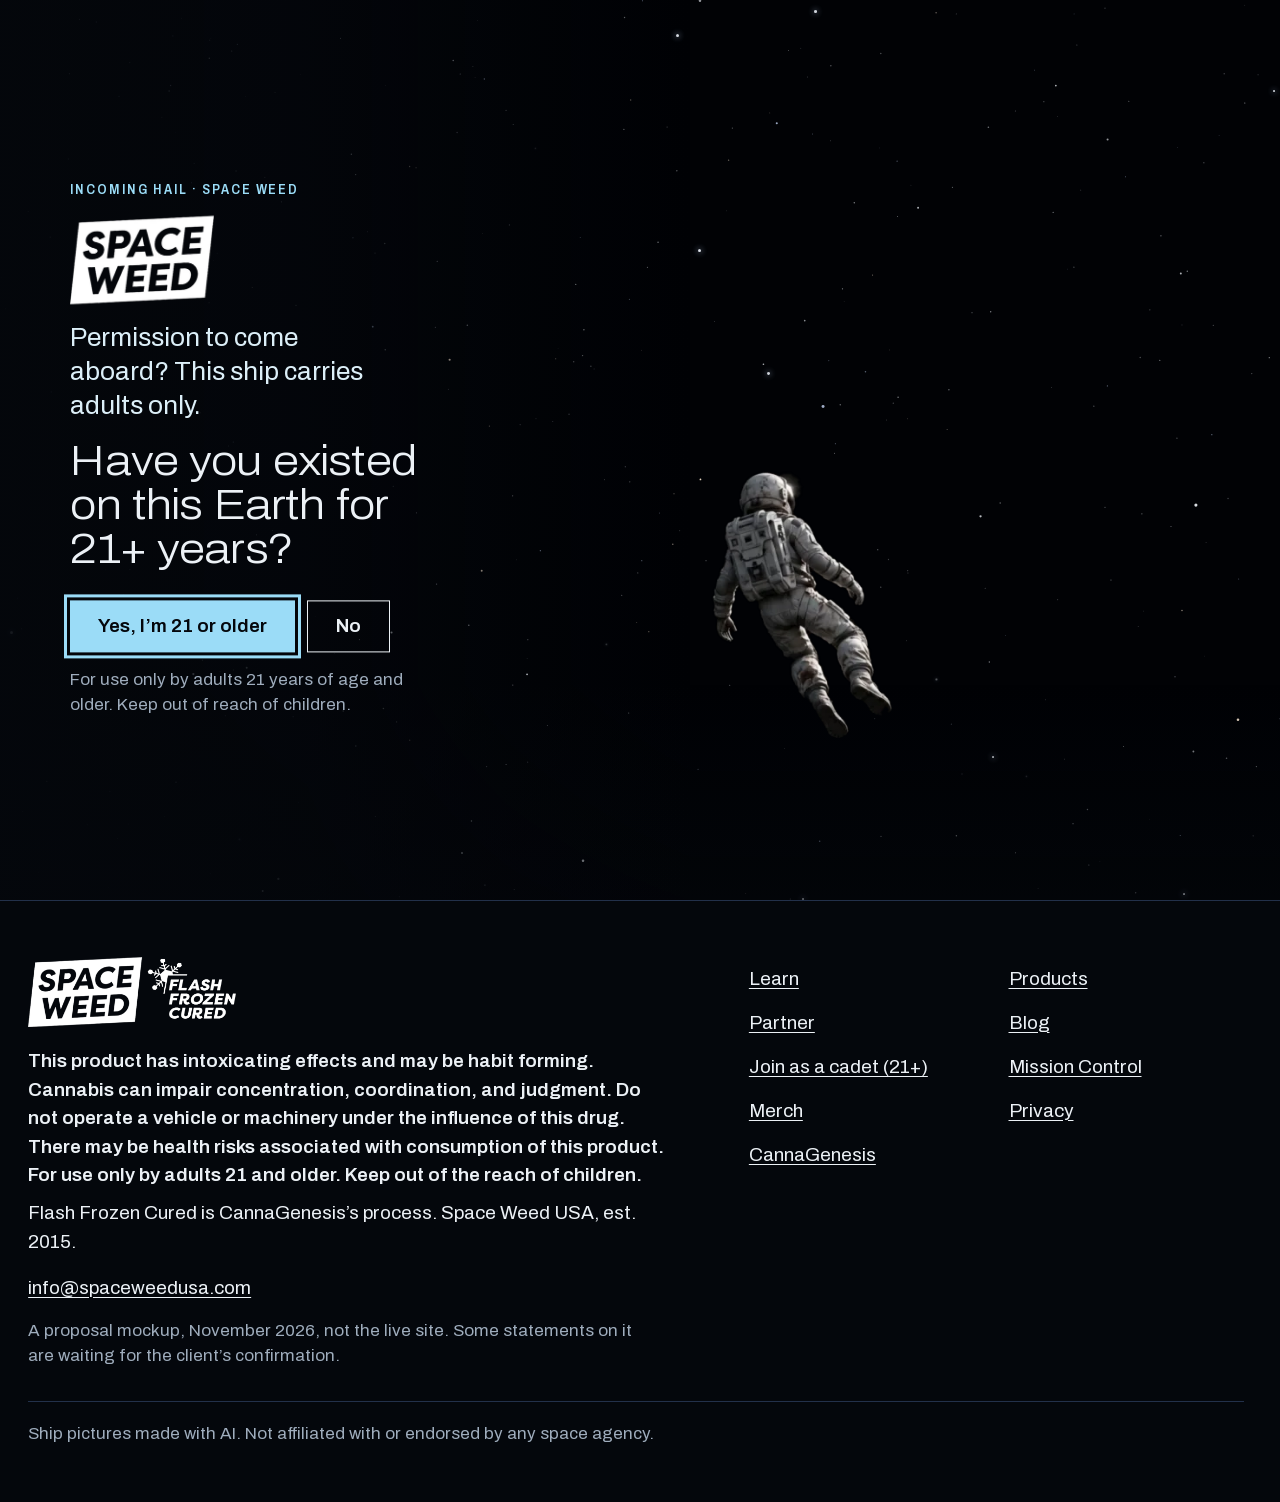
<file: contact.html>
<!doctype html>
<html lang="en">
<head>
<meta charset="utf-8">
<meta name="viewport" content="width=device-width, initial-scale=1">
<title>Contact Mission Control | Space Weed</title>
<meta name="description" content="Write to the Space Weed team about carrying Space Weed in your dispensary or licensing the process, or email info@spaceweedusa.com.">
<meta name="robots" content="noindex">
<meta name="color-scheme" content="dark">
<meta name="theme-color" content="#04070C">
<meta http-equiv="Content-Security-Policy" content="default-src 'self'; img-src 'self' data:; media-src 'self'; style-src 'self'; script-src 'self'; font-src 'self'; form-action 'self' mailto:; base-uri 'self'; object-src 'none'">
<link rel="canonical" href="https://workflo17.github.io/spaceweed-site/contact.html">
<meta property="og:type" content="website">
<meta property="og:title" content="Contact Mission Control | Space Weed">
<meta property="og:description" content="Write to the Space Weed team about carrying Space Weed in your dispensary or licensing the process, or email info@spaceweedusa.com.">
<meta property="og:image" content="https://workflo17.github.io/spaceweed-site/og.jpg">
<meta property="og:image:width" content="1200">
<meta property="og:image:height" content="630">
<meta name="twitter:card" content="summary_large_image">
<link rel="preload" href="assets/fonts/archivo.v2.woff2" as="font" type="font/woff2" crossorigin>
<link rel="preload" as="image" href="assets/img/earthrise-800.webp" imagesrcset="assets/img/earthrise-800.webp 800w, assets/img/earthrise-1600.webp 1600w" imagesizes="(max-width: 700px) 60vw, 100vw" type="image/webp" fetchpriority="high">
<link rel="preload" as="image" href="assets/img/shell-control2-tall-900.webp" media="(max-aspect-ratio: 1/1)" type="image/webp" fetchpriority="high">
<link rel="preload" as="image" href="assets/img/shell-control2-1280.webp" media="(min-aspect-ratio: 1/1) and (max-width: 1280px)" type="image/webp" fetchpriority="high">
<link rel="preload" as="image" href="assets/img/shell-control2-1920.webp" media="(min-aspect-ratio: 1/1) and (min-width: 1281px)" type="image/webp" fetchpriority="high">
<link rel="expect" href="#vt-ready" blocking="render">
<link rel="stylesheet" href="assets/site.v1.css">
<link rel="stylesheet" href="assets/ship.v1.css">
<link rel="stylesheet" href="assets/line.v1.css"><link rel="stylesheet" href="assets/walks.v1.css"><link rel="stylesheet" href="assets/run-auto.v1.css">
<link rel="icon" href="assets/favicon.svg" type="image/svg+xml">
<link rel="apple-touch-icon" href="assets/apple-touch-icon.png">
<script src="assets/boot.v1.js"></script>
</head>
<body class="page-contact">


<div class="grain" aria-hidden="true"></div>
<div class="progress" aria-hidden="true"></div>
<div class="hud" aria-hidden="true"><span class="hud__c hud__c--tl"></span><span class="hud__c hud__c--tr"></span><span class="hud__c hud__c--bl"></span><span class="hud__c hud__c--br"></span></div>
<div class="airlock" aria-hidden="true"><i class="airlock__l"><span class="airlock__frost"></span><span class="airlock__tag">Airlock · cycling</span></i><i class="airlock__r"><span class="airlock__frost"></span><span class="airlock__tag">21+</span></i></div>

<div class="gate" id="gate" role="dialog" aria-modal="true" aria-labelledby="gate-q" aria-describedby="gate-legal">
  <div class="gate__scrim" aria-hidden="true"></div>
  <div class="gate__panel">
    <span class="plate__c"></span>
    <p class="tag tag--ice gate__hail">At the airlock · <span translate="no">Space&nbsp;Weed</span></p>
    <picture><source type="image/webp" srcset="assets/img/wordmark-white-300.webp 300w, assets/img/wordmark-white-600.webp 600w" sizes="144px"><img class="gate__mark" src="assets/img/wordmark-white-300.png" alt="Space Weed" width="600" height="370"></picture>
    <p class="gate__invite">This ship carries adults only.</p>
    <h2 class="gate__q" id="gate-q">Have you existed on this Earth for 21+ years?</h2>
    <div class="gate__buttons">
      <button class="button" type="button" data-gate="yes"><span class="button__in">Yes, I’m 21&nbsp;or older</span></button>
      <button class="button button--quiet" type="button" data-gate="no"><span class="button__in">No</span></button>
    </div>
    <p class="gate__legal" id="gate-legal">For use only by adults 21&nbsp;years of age and older. Keep out of reach of children.</p>
    <div class="gate__denied" hidden>
      <p>You must be 21&nbsp;or older to visit this site.</p>
      <button class="textlink gate__back" type="button" data-gate="back">Back to the question</button>
    </div>
  </div>
  <p class="gate__status" aria-hidden="true">Earth from lunar orbit · NASA LRO</p>
</div>

<dialog class="comms" id="comms" aria-labelledby="comms-title">
  <form class="form plate" data-contact="info@spaceweedusa.com" method="post" action="mailto:info@spaceweedusa.com" enctype="text/plain">
  <span class="plate__c"></span>
  <div class="comms__bar"><p class="tag tag--ice">Mission Control</p><button class="textlink comms__close" type="button" data-comms-close>Close</button></div>
  <h2 class="sub comms__title" id="comms-title" tabindex="-1">Contact Us.</h2>
  <div class="form__row">
    <label for="d-email">Email <span class="small">(required)</span></label>
    <input id="d-email" name="email" type="email" autocomplete="email" inputmode="email" spellcheck="false" required>
  </div>
  <div class="form__row">
    <label for="d-phone">Phone</label>
    <input id="d-phone" name="phone" type="tel" autocomplete="tel" inputmode="tel">
  </div>
  <div class="form__pair2">
    <div class="form__row">
      <label for="d-first">First name</label>
      <input id="d-first" name="first" type="text" autocomplete="given-name" spellcheck="false">
    </div>
    <div class="form__row">
      <label for="d-last">Last name</label>
      <input id="d-last" name="last" type="text" autocomplete="family-name" spellcheck="false">
    </div>
  </div>
  <div class="form__row">
    <label for="d-about">How can we help?</label>
    <select id="d-about" name="about">
      <option value="">Choose one</option>
      <option>Where can I find Space Weed?</option>
      <option>I’m a budtender or a dispensary</option>
      <option>I’m a grower or producer interested in licensing</option>
      <option>Press</option>
      <option>Something else</option>
    </select>
  </div>
  <div class="form__row">
    <label for="d-message">Message</label>
    <textarea id="d-message" name="message" autocomplete="off"></textarea>
  </div>
  <button class="button" type="submit"><span class="button__in">Send</span></button>
  <p class="small form__note">The button opens the message in your own mail app; nothing is sent from this page. If nothing opens, write to <a href="mailto:info@spaceweedusa.com">info@spaceweedusa.com</a>.</p>
  <p class="small form__status" data-form-note role="status"></p>
</form>
</dialog>


<div class="deck" aria-hidden="true">
  <span class="deck__item deck__item--name"><span translate="no">Space&nbsp;Weed</span> · <span id="deck-name">Mission Control</span></span>
  <span class="deck__item deck__item--where">Deck <span id="deck-where">01</span></span>
  <span class="deck__item">Voyage <span class="deck__num" id="deck-voyage">00</span>%</span>
  <span class="deck__item deck__item--stage">Stage <span id="deck-stage">--</span></span>
  <span class="deck__item deck__item--utc">UTC <span id="deck-utc">--:--</span></span>
  <span class="deck__item deck__item--age">21+</span>
  <span class="deck__led"></span>
</div>
<header class="hdr">
<div class="top">
  <a class="skip" href="#main">Skip to content</a>
  <a class="mark" href="index.html"><picture><source type="image/webp" srcset="assets/img/wordmark-white-300.webp 300w, assets/img/wordmark-white-600.webp 600w" sizes="78px"><img src="assets/img/wordmark-white-300.png" width="600" height="370" alt="Space Weed, home"></picture></a>
  <nav class="links" id="nav" popover aria-label="Main">
    <button class="menu-close" type="button" commandfor="nav" command="hide-popover">Close</button>
    <a href="process.html" >Learn</a>
    <a href="products.html" >Products</a>
    <a href="partner.html" >Partner</a>
    <a href="blog.html" >Blog</a>
    <a href="https://shopspaceweed.com" target="_blank" rel="noopener">Merch<span class="vh"> (opens the merch shop in a new tab)</span></a>
    <button class="motion-btn js-only" type="button" aria-pressed="true">Motion: on</button>
  </nav>
  <div class="top__right">
    <span class="top__age" aria-hidden="true">21+</span>
    <button class="motion-btn js-only" type="button" aria-pressed="true">Motion: on</button>
    <span class="button button--quiet top__action is-sealed" role="link" aria-disabled="true" title="Sealed for now"><span class="button__in">Where to find it <b class="seal">Classified</b></span></span>
    <button class="menu-btn" type="button" commandfor="nav" command="toggle-popover" aria-controls="nav" aria-expanded="false">Menu</button>
  </div>
</div>
</header>
<div class="reticle" aria-hidden="true"></div>
<nav class="scope" id="scope" aria-label="Page map"></nav>

<main id="main" tabindex="-1">
<noscript><p class="age wrap noscript-age">This site is for adults 21&nbsp;years of age and older. Keep out of reach of children.</p></noscript>
<div class="hold" aria-hidden="true">
  <picture><source type="image/webp" srcset="assets/img/earthrise-800.webp 800w, assets/img/earthrise-1600.webp 1600w" sizes="(max-width: 700px) 60vw, 100vw"><img src="assets/img/earthrise-1600.jpg" srcset="assets/img/earthrise-800.jpg 800w, assets/img/earthrise-1600.jpg 1600w" sizes="(max-width: 700px) 60vw, 100vw" width="1600" height="1280" alt="" fetchpriority="high" decoding="async"></picture>
  <i class="shell shell--control"></i>
</div>
<section class="page-hatch grid intro intro--pic" aria-labelledby="intro-title">
  <p class="tag tag--ice intro__tag" data-type>Send us a transmission</p>
  <h1 class="display intro__title" id="intro-title">Mission Control.</h1>
  <div class="intro__lede">
    <p class="lead">Questions about carrying <span translate="no">Space&nbsp;Weed</span> in your dispensary, licensing the process, or the flower itself? Send us a message and one of our Space Cadets will get back to you in an intergalactic minute!</p>
    <p>Email is how to reach us.</p>
    <p class="age">For adults 21+.</p>
    <a class="button" href="mailto:info@spaceweedusa.com"><span class="button__in">Email info@spaceweedusa.com</span></a>
  </div>
  <figure class="intro__pic plate">
    <span class="plate__c"></span>
    <picture>
      <source type="image/webp" srcset="assets/img/jar-blueberry-close-757.webp">
      <img src="assets/img/jar-blueberry-close-757.jpg" width="757" height="550" fetchpriority="high" alt="A Space Weed jar labelled DJ Short Blueberry, Flash Frozen Cured, with buds either side of it on a dark ground.">
    </picture>
  </figure>
</section>
<i id="vt-ready" hidden></i>

<!-- THE TRANSMISSION: a walk along mission control to the form: the Earth, the mast and the desk where the answer comes
     from. -->
<section class="run run--words is-auto" data-run data-bulkhead="none" data-stations="Who you are,Your message,Our answer" data-unit="Window" aria-labelledby="path-title">
  <div class="run__track">
    <i class="run__stop"></i><i class="run__stop"></i><i class="run__stop"></i>
    <div class="run__stage">
      <figure class="gangway gangway--3 gangway--control" aria-hidden="true" data-line>
  <div class="gangway__view">
    <div class="gangway__world">
      <i class="gangway__floor"></i><i class="gangway__ceil"></i><i class="gangway__far"></i><i class="gangway__end"></i><i class="gangway__lead"></i>
      <i class="gangway__part gangway__part--1"></i><i class="gangway__part gangway__part--2"></i>
      <div class="gangway__bay gangway__bay--1">
  
  <i class="gangway__dim"></i>
  <img class="gangway__out" src="assets/img/out-rise-2800.webp" srcset="assets/img/out-rise-1400.webp 1400w, assets/img/out-rise-2800.webp 2800w" sizes="(max-width: 700px) 440px, 2800px" width="2800" height="1000" alt="" loading="lazy" fetchpriority="low" decoding="async">
  <img class="gangway__wall" src="assets/img/bay-control-a-1920.webp" srcset="assets/img/bay-control-a-800.webp 800w, assets/img/bay-control-a-1280.webp 1280w, assets/img/bay-control-a-1920.webp 1920w" sizes="(max-width: 700px) 420px, 1920px" width="1920" height="1072" alt="" loading="lazy" fetchpriority="low" decoding="async">
  <i class="gangway__glass"></i>
  <p class="gangway__name"><b>Window 01</b><span>Who you are</span></p>
  <i class="gangway__spill"></i>
</div>
<div class="gangway__bay gangway__bay--2">
  
  <i class="gangway__dim"></i>
  <div class="gangway__hang"><img class="gangway__pic" src="assets/img/fg-steel-604.webp" srcset="assets/img/fg-steel-320.webp 320w, assets/img/fg-steel-604.webp 604w" sizes="(max-width: 700px) 110px, 400px" width="604" height="1293" alt="" loading="lazy" fetchpriority="low" decoding="async"><i class="gangway__pulse"></i><i class="gangway__pulse"></i><i class="gangway__pulse"></i></div>
  <img class="gangway__wall" src="assets/img/bay-control-b-1920.webp" srcset="assets/img/bay-control-b-800.webp 800w, assets/img/bay-control-b-1280.webp 1280w, assets/img/bay-control-b-1920.webp 1920w" sizes="(max-width: 700px) 420px, 1920px" width="1920" height="1072" alt="" loading="lazy" fetchpriority="low" decoding="async">
  <i class="gangway__glass"></i>
  <p class="gangway__name"><b>Window 02</b><span>Your message</span></p>
  <i class="gangway__spill"></i>
</div>
<div class="gangway__bay gangway__bay--3">
  <img class="gangway__room" src="assets/img/inside-cadet-1280.webp" srcset="assets/img/inside-cadet-800.webp 800w, assets/img/inside-cadet-1280.webp 1280w" sizes="(max-width: 700px) 480px, 1280px" width="1280" height="714" alt="" loading="lazy" fetchpriority="low" decoding="async">
<i class="gangway__side"></i>
  <i class="gangway__dim"></i>
  
  <img class="gangway__wall" src="assets/img/bay-control-c-1920.webp" srcset="assets/img/bay-control-c-800.webp 800w, assets/img/bay-control-c-1280.webp 1280w, assets/img/bay-control-c-1920.webp 1920w" sizes="(max-width: 700px) 420px, 1920px" width="1920" height="1072" alt="" loading="lazy" fetchpriority="low" decoding="async">
  <i class="gangway__glass"></i>
  <p class="gangway__name"><b>Window 03</b><span>Our answer</span></p>
  <i class="gangway__spill"></i>
</div>
      <i class="gangway__rail"></i>
    </div>
  </div>
  <p class="gangway__tag tag">Mission Control<span class="gangway__more"> · the way a message goes</span></p>
  <p class="gangway__hud tag" data-hud></p>
</figure>
      <div class="run__aside">
        <div class="rail" role="group" aria-label="Jump to a window" data-rail></div>
        <a class="textlink run__skip" href="#write-title">Skip to the form</a>
      </div>
    </div>
    <div class="run__open">
      <div class="run__plate">
        <p class="tag" data-type>Transmission</p>
        <h2 class="head" id="path-title">How a transmission travels.</h2>
      </div>
    </div>
    <ol class="run__words run__words--cols">
      <li class="run__word">
        <div class="run__plate">
          <h3 class="sub">Who you are</h3>
          <p>Say which of the three you are: a store, a budtender or a grower.</p>
        </div>
      </li>
      <li class="run__word">
        <div class="run__plate">
          <h3 class="sub">Your message</h3>
          <p>Email is how to reach us: <a href="mailto:info@spaceweedusa.com">info@spaceweedusa.com</a></p>
        </div>
      </li>
      <li class="run__word">
        <div class="run__plate">
          <h3 class="sub">Our answer</h3>
          <p>One of our Space Cadets will get back to you in an intergalactic minute!</p>
        </div>
      </li>
    </ol>
  </div>
</section>

<div class="bulkhead" aria-hidden="true"><span class="bulkhead__n">Deck 03</span><span class="bulkhead__rule"></span><span class="bulkhead__name">Transmission</span></div>
<section class="grid section two" aria-labelledby="write-title">
  <div class="two__head" data-reveal>
    <p class="tag" data-type>Transmission</p>
    <h2 class="head" id="write-title" tabindex="-1">Contact Us.</h2>
    <p class="lead"><a href="mailto:info@spaceweedusa.com">info@spaceweedusa.com</a></p>
  </div>
  <div class="two__body">
    <form class="form plate" data-contact="info@spaceweedusa.com" method="post" action="mailto:info@spaceweedusa.com" enctype="text/plain" data-reveal>
      <span class="plate__c"></span>
      <p class="tag" data-type>New transmission</p>
      <div class="form__row">
        <label for="f-email">Email <span class="small">(required)</span></label>
        <input id="f-email" name="email" type="email" autocomplete="email" inputmode="email" spellcheck="false" required>
      </div>
      <div class="form__row">
        <label for="f-phone">Phone</label>
        <input id="f-phone" name="phone" type="tel" autocomplete="tel" inputmode="tel">
      </div>
      <div class="form__pair2">
        <div class="form__row">
          <label for="f-first">First name</label>
          <input id="f-first" name="first" type="text" autocomplete="given-name" spellcheck="false">
        </div>
        <div class="form__row">
          <label for="f-last">Last name</label>
          <input id="f-last" name="last" type="text" autocomplete="family-name" spellcheck="false">
        </div>
      </div>
      <div class="form__row">
        <label for="f-about">How can we help?</label>
        <select id="f-about" name="about">
          <option value="">Choose one</option>
          <option>Where can I find <span translate="no">Space&nbsp;Weed</span>?</option>
          <option>I’m a budtender or a dispensary</option>
          <option>I’m a grower or producer interested in licensing</option>
          <option>Press</option>
          <option>Something else</option>
        </select>
      </div>
      <div class="form__row">
        <label for="f-message">Message</label>
        <textarea id="f-message" name="message" autocomplete="off"></textarea>
      </div>
      <button class="button" type="submit"><span class="button__in">Send</span></button>
      <p class="small form__note">The button opens the message in your own mail app; nothing is sent from this page. If nothing opens, write to <a href="mailto:info@spaceweedusa.com">info@spaceweedusa.com</a>.</p>
      <p class="small form__status" data-form-note role="status"></p>
    </form>
  </div>
</section>

<nav class="grid section exits" aria-labelledby="exits-tag">
  <p class="tag exits__tag" id="exits-tag">Where next</p>
  <ul class="exits__list">
      <li><a class="door door--inline" href="process.html"><span class="door__frame"><span class="door__glass"></span><span class="door__seam"></span></span><span class="door__name tag tag--ice">Enter · Learn</span></a></li>
      <li><a class="door door--inline" href="products.html"><span class="door__frame"><span class="door__glass"></span><span class="door__seam"></span></span><span class="door__name tag tag--ice">Enter · Products</span></a></li>
      <li><a class="door door--inline" href="partner.html"><span class="door__frame"><span class="door__glass"></span><span class="door__seam"></span></span><span class="door__name tag tag--ice">Enter · Partner</span></a></li>
  </ul>
</nav>

</main>

<footer class="foot">
  <div class="foot__grid">
    <picture class="foot__mark"><source type="image/webp" srcset="assets/img/lockup-white-800.webp"><img src="assets/img/lockup-white-800.png" width="800" height="270" loading="lazy" decoding="async" alt="Space Weed, Flash Frozen Cured"></picture>
    <div class="foot__text">
      <p class="foot__rule">This product has intoxicating effects and may be habit forming. Cannabis can impair concentration, coordination, and judgment. Do not operate a vehicle or machinery under the influence of this drug. There may be health risks associated with consumption of this product. For use only by adults 21 and older. Keep out of the reach of children.</p>
      <p>Flash&nbsp;Frozen&nbsp;Cured is CannaGenesis’s process. <span translate="no">Space&nbsp;Weed USA</span>, est. 2015.</p>
      <p><a href="mailto:info@spaceweedusa.com">info@spaceweedusa.com</a></p>
      <p class="small">A proposal mockup, November 2026, not the live site. Some statements on it are waiting for the client’s confirmation.</p>
    </div>
    <ul class="foot__links">
      <li><a href="process.html">Learn</a></li>
      <li><a href="products.html">Products</a></li>
      <li><a href="partner.html">Partner</a></li>
      <li><a href="blog.html">Blog</a></li>
      <li><a href="classified.html">Join as a cadet (21+)</a></li>
      <li><a href="contact.html" data-comms>Mission Control</a></li>
      <li><a href="https://shopspaceweed.com" target="_blank" rel="noopener">Merch<span class="vh"> (opens the merch shop in a new tab)</span></a></li>
      <li><a href="privacy.html">Privacy</a></li>
      <li><a href="https://www.cannagenesis.com/">CannaGenesis<span class="sr"> (a separate site)</span></a></li>
    </ul>
    <div class="foot__credits">
      <p class="foot__agency small">Ship pictures made with AI. Space pictures: NASA, ESA/Webb, ESO. Not affiliated with or endorsed by any space agency.</p>
      <p class="foot__credit small">The Milky Way: <a href="https://www.eso.org/public/images/eso0932a/">ESO/S. Brunier</a>, <a href="https://creativecommons.org/licenses/by/4.0/">CC BY 4.0</a>, cropped and dimmed.</p>
    </div>
  </div>
</footer>

<script src="assets/run-auto.v1.js" defer></script>
<script src="assets/contact-form.v1.js" defer></script>
<script src="assets/site.v1.js" defer></script>

</body>
</html>
</file>
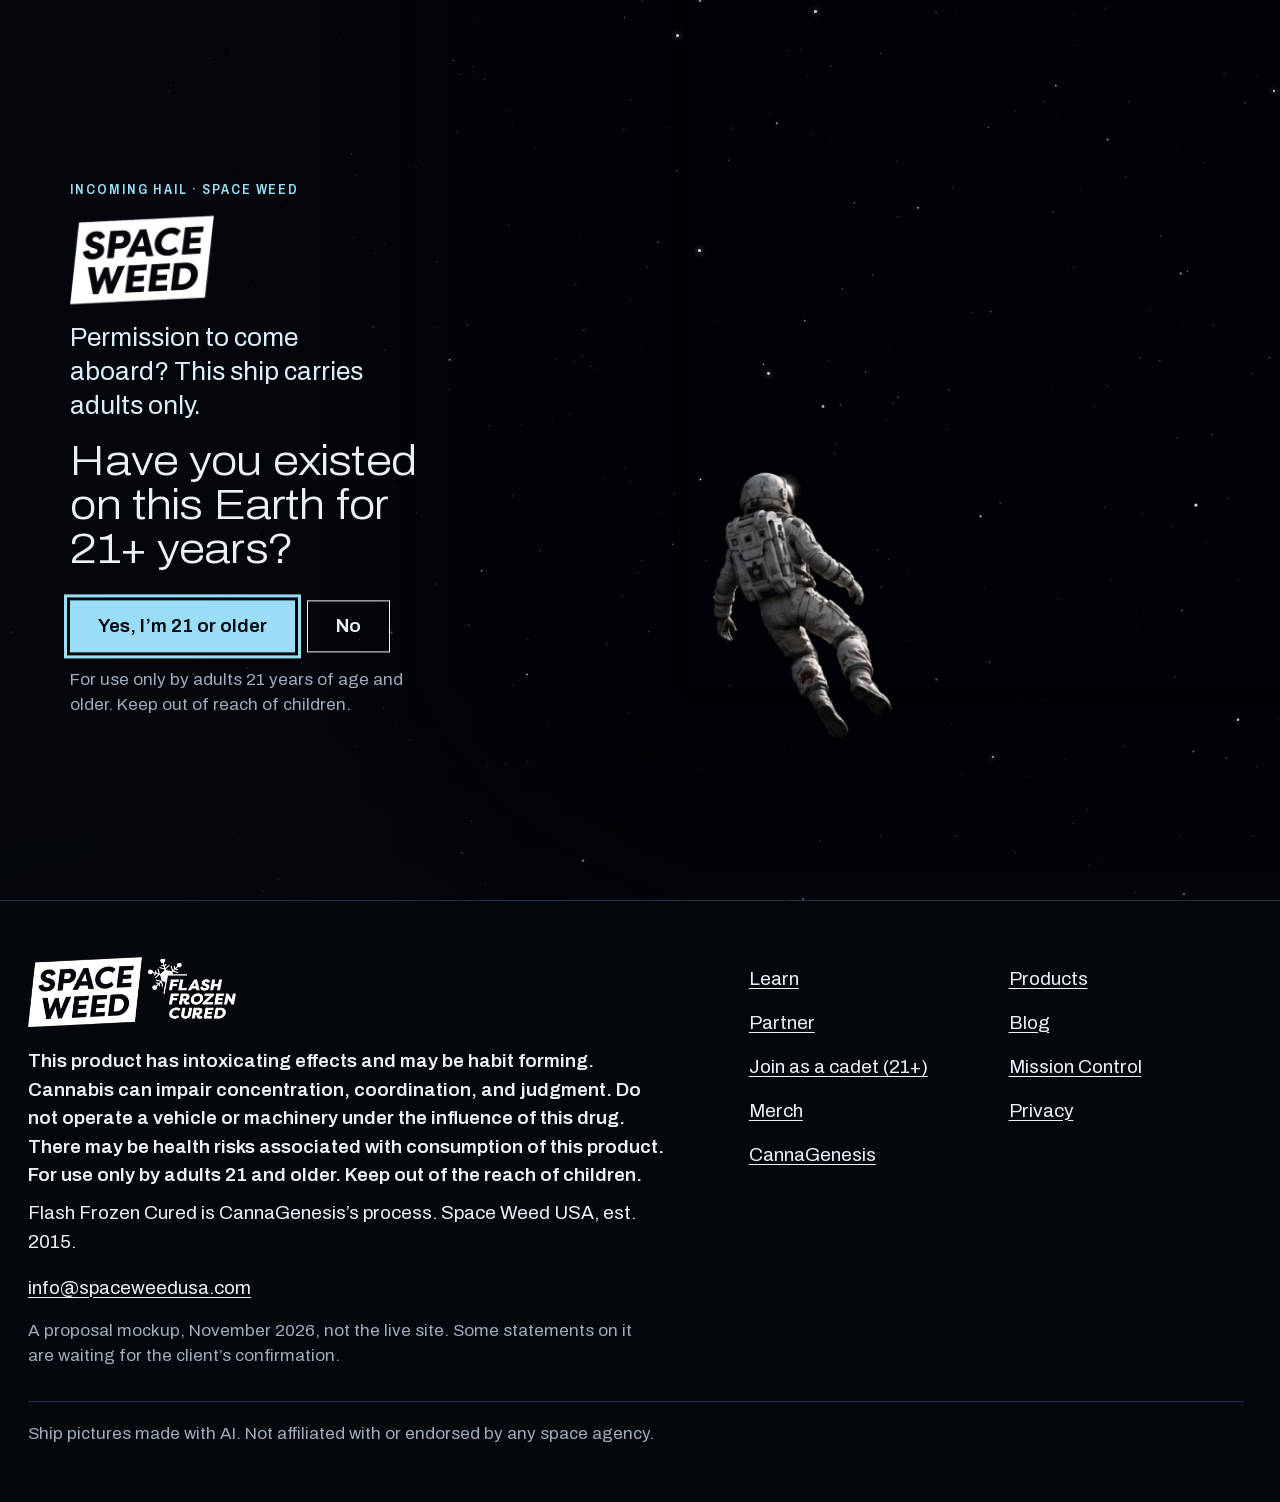
<file: find.html>
<!doctype html>
<html lang="en">
<head>
<meta charset="utf-8">
<meta name="viewport" content="width=device-width, initial-scale=1">
<title>Space Weed</title>
<meta name="robots" content="noindex">
<meta name="color-scheme" content="dark">
<meta http-equiv="refresh" content="0; url=index.html">
<link rel="canonical" href="index.html">
</head>
<body style="background:#04070C;color:#E6EEF5;font-family:system-ui,sans-serif">
<p>This part of the ship is sealed for now. <a href="index.html" style="color:#9ADCF5">Back to the main room</a>.</p>
</body>
</html>
</file>
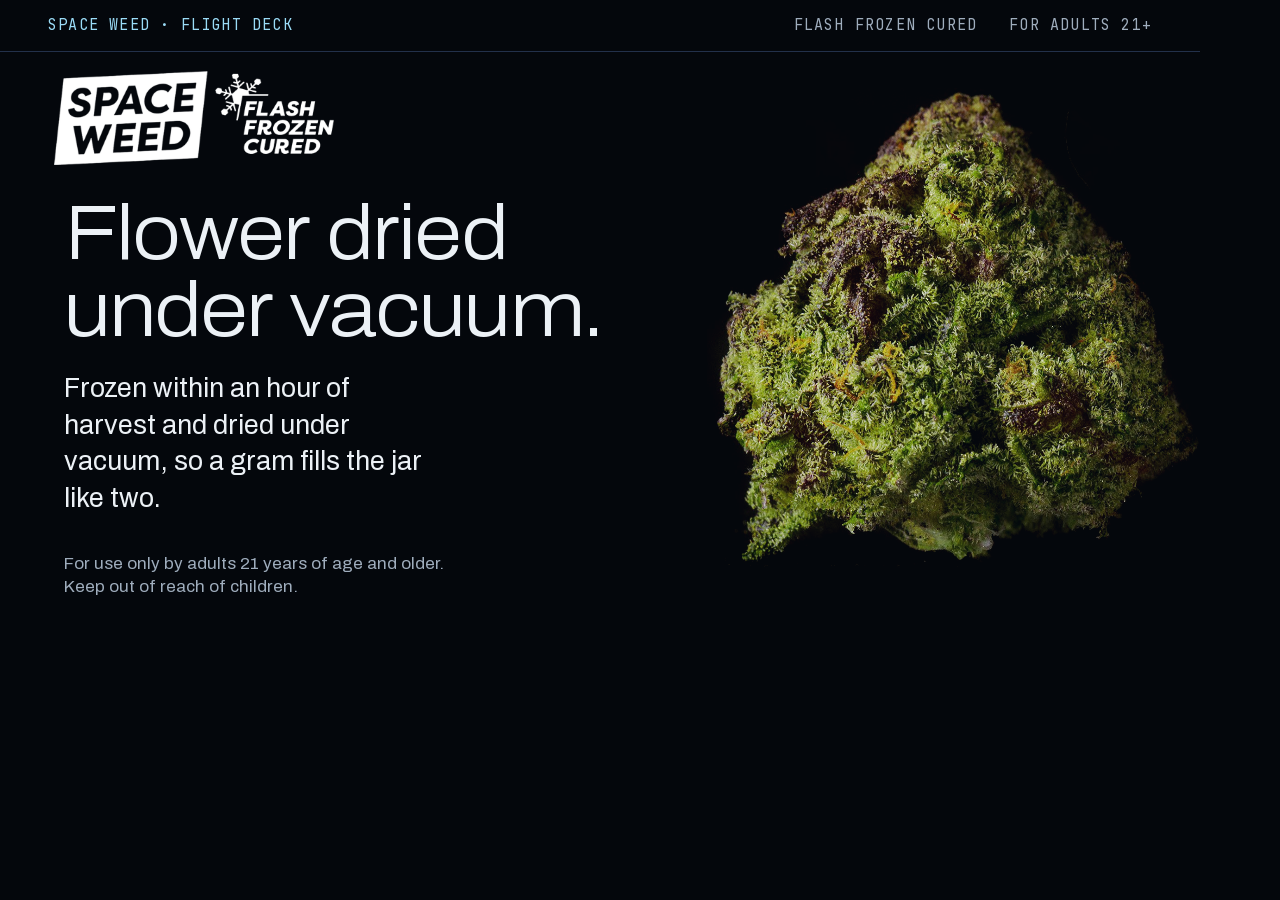
<file: og.html>
<!doctype html>
<html lang="en">
<head>
<meta charset="utf-8">
<title>Space Weed share image</title>
<link rel="stylesheet" href="assets/site.v1.css">
<link rel="stylesheet" href="assets/og.css">
</head>
<body class="og">
<div class="og__deck" aria-hidden="true"><span>Space Weed · Flight deck</span><span>Flash Frozen Cured</span><span>For adults 21+</span></div>
<main class="og__card">
  <div class="og__text">
    <img class="og__mark" src="assets/img/lockup-white-800.png" width="800" height="270" alt="">
    <h1 class="og__title">Flower dried<br>under vacuum.</h1>
    <p class="og__line">Frozen within an hour of harvest and dried under vacuum, so a gram fills the jar like two.</p>
    <p class="og__legal">For use only by adults 21 years of age and older. Keep out of reach of children.</p>
  </div>
  <img class="og__bud" src="assets/img/bud-macro-1080.jpg" width="1080" height="1080" alt="">
</main>
</body>
</html>
</file>
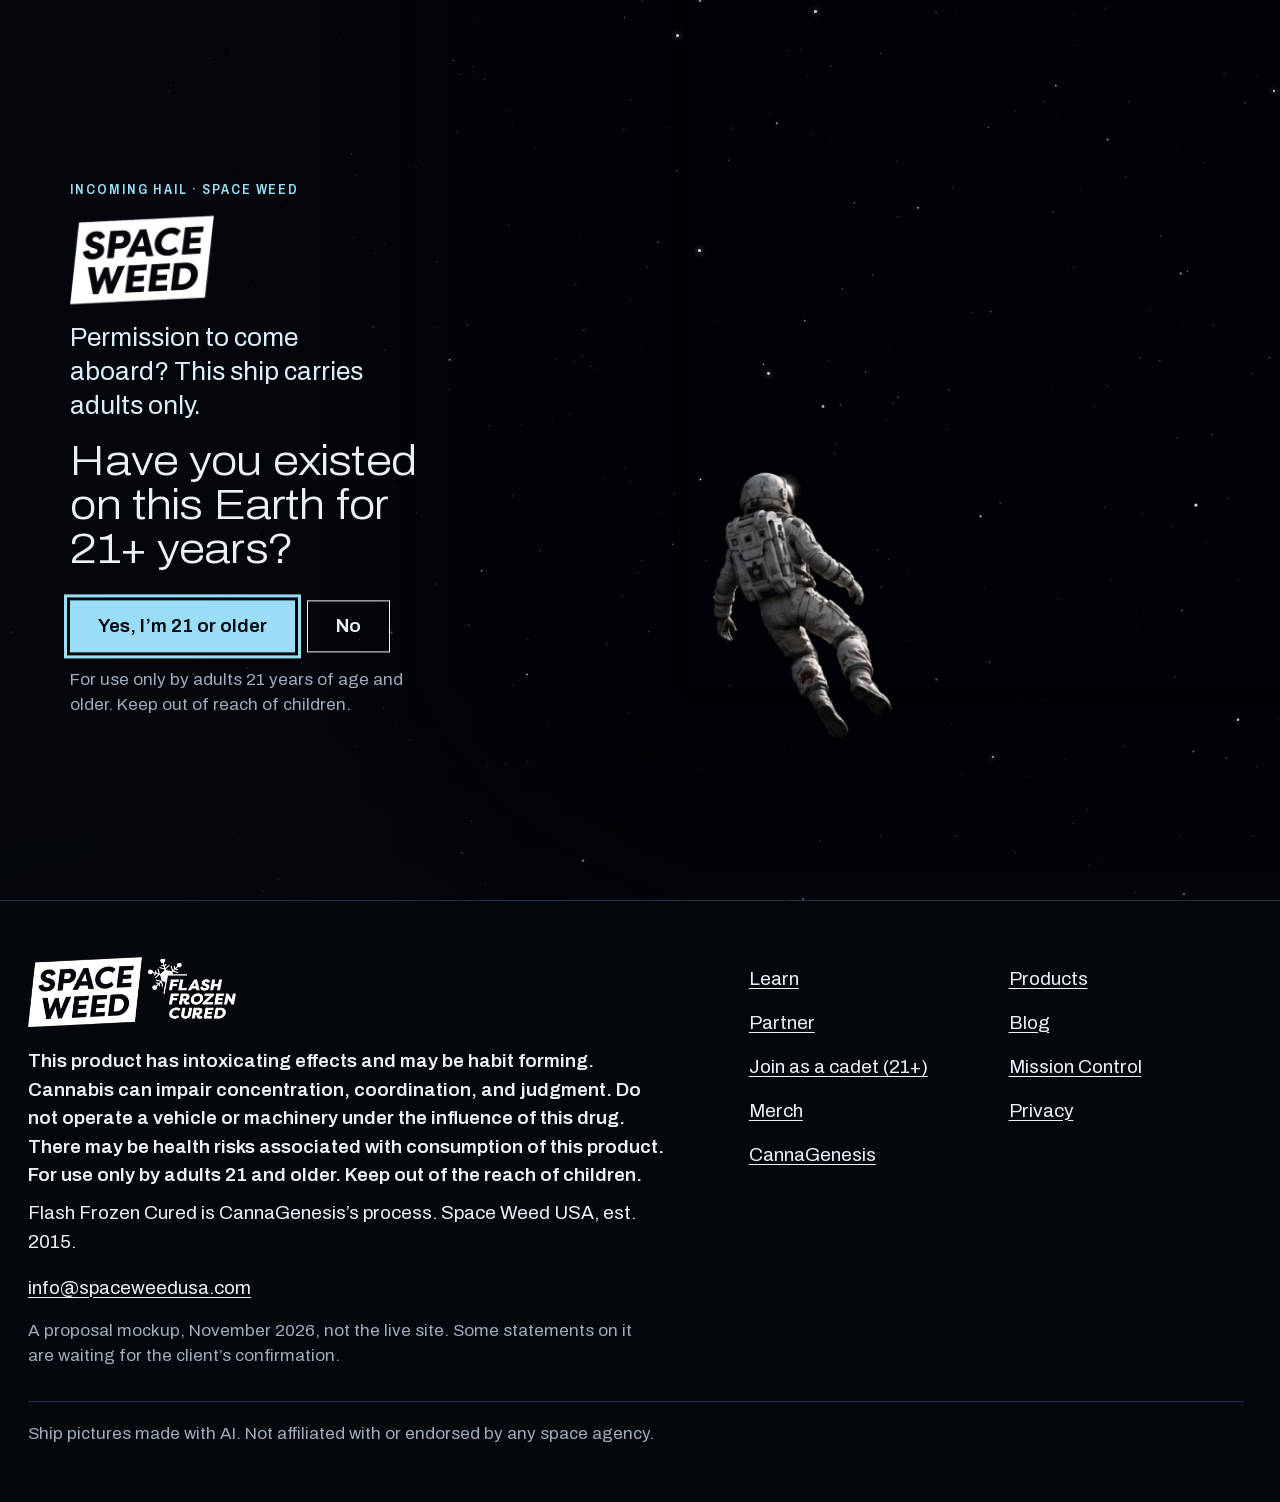
<file: partner.html>
<!doctype html>
<html lang="en">
<head>
<meta charset="utf-8">
<meta name="viewport" content="width=device-width, initial-scale=1">
<title>Partner with Space Weed: Growers and Dispensaries</title>
<meta name="description" content="How licensed growers, dispensaries and budtenders work with Space Weed, from licensing the Flash Frozen Cured process to carrying the flower.">
<meta name="robots" content="noindex">
<meta name="color-scheme" content="dark">
<meta name="theme-color" content="#04070C">
<meta http-equiv="Content-Security-Policy" content="default-src 'self'; img-src 'self' data:; media-src 'self'; style-src 'self'; script-src 'self'; font-src 'self'; form-action 'self' mailto:; base-uri 'self'; object-src 'none'">
<link rel="canonical" href="https://workflo17.github.io/spaceweed-site/partner.html">
<meta property="og:type" content="website">
<meta property="og:title" content="Partner with Space Weed: Growers and Dispensaries">
<meta property="og:description" content="How licensed growers, dispensaries and budtenders work with Space Weed, from licensing the Flash Frozen Cured process to carrying the flower.">
<meta property="og:image" content="https://workflo17.github.io/spaceweed-site/og.jpg">
<meta property="og:image:width" content="1200">
<meta property="og:image:height" content="630">
<meta name="twitter:card" content="summary_large_image">
<link rel="preload" href="assets/fonts/archivo.v2.woff2" as="font" type="font/woff2" crossorigin>
<link rel="preload" as="image" href="assets/img/buds-1080.webp" imagesrcset="assets/img/buds-600.webp 600w, assets/img/buds-760.webp 760w, assets/img/buds-1080.webp 1080w" imagesizes="(min-width: 960px) 42vw, 90vw" type="image/webp" fetchpriority="high">
<link rel="preload" as="image" href="assets/img/shell-crewhall-tall-900.webp" media="(max-aspect-ratio: 1/1)" type="image/webp" fetchpriority="high">
<link rel="preload" as="image" href="assets/img/shell-crewhall-1280.webp" media="(min-aspect-ratio: 1/1) and (max-width: 1280px)" type="image/webp" fetchpriority="high">
<link rel="preload" as="image" href="assets/img/shell-crewhall-1920.webp" media="(min-aspect-ratio: 1/1) and (min-width: 1281px)" type="image/webp" fetchpriority="high">
<link rel="expect" href="#vt-ready" blocking="render">
<link rel="stylesheet" href="assets/site.v1.css">
<link rel="stylesheet" href="assets/ship.v1.css">
<link rel="stylesheet" href="assets/line.v1.css"><link rel="stylesheet" href="assets/walks.v1.css"><link rel="stylesheet" href="assets/run-auto.v1.css">
<link rel="icon" href="assets/favicon.svg" type="image/svg+xml">
<link rel="apple-touch-icon" href="assets/apple-touch-icon.png">
<script src="assets/boot.v1.js"></script>
</head>
<body class="page-partner">


<div class="grain" aria-hidden="true"></div>
<div class="progress" aria-hidden="true"></div>
<div class="hud" aria-hidden="true"><span class="hud__c hud__c--tl"></span><span class="hud__c hud__c--tr"></span><span class="hud__c hud__c--bl"></span><span class="hud__c hud__c--br"></span></div>
<div class="airlock" aria-hidden="true"><i class="airlock__l"><span class="airlock__frost"></span><span class="airlock__tag">Airlock · cycling</span></i><i class="airlock__r"><span class="airlock__frost"></span><span class="airlock__tag">21+</span></i></div>

<div class="gate" id="gate" role="dialog" aria-modal="true" aria-labelledby="gate-q" aria-describedby="gate-legal">
  <div class="gate__scrim" aria-hidden="true"></div>
  <div class="gate__panel">
    <span class="plate__c"></span>
    <p class="tag tag--ice gate__hail">At the airlock · <span translate="no">Space&nbsp;Weed</span></p>
    <picture><source type="image/webp" srcset="assets/img/wordmark-white-300.webp 300w, assets/img/wordmark-white-600.webp 600w" sizes="144px"><img class="gate__mark" src="assets/img/wordmark-white-300.png" alt="Space Weed" width="600" height="370"></picture>
    <p class="gate__invite">This ship carries adults only.</p>
    <h2 class="gate__q" id="gate-q">Have you existed on this Earth for 21+ years?</h2>
    <div class="gate__buttons">
      <button class="button" type="button" data-gate="yes"><span class="button__in">Yes, I’m 21&nbsp;or older</span></button>
      <button class="button button--quiet" type="button" data-gate="no"><span class="button__in">No</span></button>
    </div>
    <p class="gate__legal" id="gate-legal">For use only by adults 21&nbsp;years of age and older. Keep out of reach of children.</p>
    <div class="gate__denied" hidden>
      <p>You must be 21&nbsp;or older to visit this site.</p>
      <button class="textlink gate__back" type="button" data-gate="back">Back to the question</button>
    </div>
  </div>
  <p class="gate__status" aria-hidden="true">Earth from lunar orbit · NASA LRO</p>
</div>

<dialog class="comms" id="comms" aria-labelledby="comms-title">
  <form class="form plate" data-contact="info@spaceweedusa.com" method="post" action="mailto:info@spaceweedusa.com" enctype="text/plain">
  <span class="plate__c"></span>
  <div class="comms__bar"><p class="tag tag--ice">Mission Control</p><button class="textlink comms__close" type="button" data-comms-close>Close</button></div>
  <h2 class="sub comms__title" id="comms-title" tabindex="-1">Contact Us.</h2>
  <div class="form__row">
    <label for="d-email">Email <span class="small">(required)</span></label>
    <input id="d-email" name="email" type="email" autocomplete="email" inputmode="email" spellcheck="false" required>
  </div>
  <div class="form__row">
    <label for="d-phone">Phone</label>
    <input id="d-phone" name="phone" type="tel" autocomplete="tel" inputmode="tel">
  </div>
  <div class="form__pair2">
    <div class="form__row">
      <label for="d-first">First name</label>
      <input id="d-first" name="first" type="text" autocomplete="given-name" spellcheck="false">
    </div>
    <div class="form__row">
      <label for="d-last">Last name</label>
      <input id="d-last" name="last" type="text" autocomplete="family-name" spellcheck="false">
    </div>
  </div>
  <div class="form__row">
    <label for="d-about">How can we help?</label>
    <select id="d-about" name="about">
      <option value="">Choose one</option>
      <option>Where can I find Space Weed?</option>
      <option>I’m a budtender or a dispensary</option>
      <option>I’m a grower or producer interested in licensing</option>
      <option>Press</option>
      <option>Something else</option>
    </select>
  </div>
  <div class="form__row">
    <label for="d-message">Message</label>
    <textarea id="d-message" name="message" autocomplete="off"></textarea>
  </div>
  <button class="button" type="submit"><span class="button__in">Send</span></button>
  <p class="small form__note">The button opens the message in your own mail app; nothing is sent from this page. If nothing opens, write to <a href="mailto:info@spaceweedusa.com">info@spaceweedusa.com</a>.</p>
  <p class="small form__status" data-form-note role="status"></p>
</form>
</dialog>


<div class="deck" aria-hidden="true">
  <span class="deck__item deck__item--name"><span translate="no">Space&nbsp;Weed</span> · <span id="deck-name">Partner</span></span>
  <span class="deck__item deck__item--where">Deck <span id="deck-where">01</span></span>
  <span class="deck__item">Voyage <span class="deck__num" id="deck-voyage">00</span>%</span>
  <span class="deck__item deck__item--stage">Stage <span id="deck-stage">--</span></span>
  <span class="deck__item deck__item--utc">UTC <span id="deck-utc">--:--</span></span>
  <span class="deck__item deck__item--age">21+</span>
  <span class="deck__led"></span>
</div>
<header class="hdr">
<div class="top">
  <a class="skip" href="#main">Skip to content</a>
  <a class="mark" href="index.html"><picture><source type="image/webp" srcset="assets/img/wordmark-white-300.webp 300w, assets/img/wordmark-white-600.webp 600w" sizes="78px"><img src="assets/img/wordmark-white-300.png" width="600" height="370" alt="Space Weed, home"></picture></a>
  <nav class="links" id="nav" popover aria-label="Main">
    <button class="menu-close" type="button" commandfor="nav" command="hide-popover">Close</button>
    <a href="process.html" >Learn</a>
    <a href="products.html" >Products</a>
    <a href="partner.html" aria-current="page">Partner</a>
    <a href="blog.html" >Blog</a>
    <a href="https://shopspaceweed.com" target="_blank" rel="noopener">Merch<span class="vh"> (opens the merch shop in a new tab)</span></a>
    <button class="motion-btn js-only" type="button" aria-pressed="true">Motion: on</button>
  </nav>
  <div class="top__right">
    <span class="top__age" aria-hidden="true">21+</span>
    <button class="motion-btn js-only" type="button" aria-pressed="true">Motion: on</button>
    <span class="button button--quiet top__action is-sealed" role="link" aria-disabled="true" title="Sealed for now"><span class="button__in">Where to find it <b class="seal">Classified</b></span></span>
    <button class="menu-btn" type="button" commandfor="nav" command="toggle-popover" aria-controls="nav" aria-expanded="false">Menu</button>
  </div>
</div>
</header>
<div class="reticle" aria-hidden="true"></div>
<nav class="scope" id="scope" aria-label="Page map"></nav>

<main id="main" tabindex="-1">
<noscript><p class="age wrap noscript-age">This site is for adults 21&nbsp;years of age and older. Keep out of reach of children.</p></noscript>
<div class="hold" aria-hidden="true">
  <i class="shell shell--crewhall"></i>
</div>
<section class="page-hatch grid intro intro--pic" aria-labelledby="intro-title">
  <p class="tag tag--ice intro__tag" data-type>Crew · dispensaries, budtenders, growers</p>
  <h1 class="display intro__title" id="intro-title">Ready for liftoff?</h1>
  <div class="intro__lede">
    <p class="lead">Whether you’re behind the counter or in front of it, there’s a seat on this ship.</p>
    <p class="age">For adults 21+.</p>
    <div class="actions">
      <a class="button" href="contact.html" data-comms><span class="button__in">Contact Mission Control</span></a>
      <a class="textlink" href="#ways-head">Three ways in</a>
    </div>
  </div>
  <figure class="intro__pic">
    <picture>
      <source type="image/webp" srcset="assets/img/buds-600.webp 600w, assets/img/buds-760.webp 760w, assets/img/buds-1080.webp 1080w" sizes="(min-width: 960px) 42vw, 90vw">
      <img src="assets/img/buds-1080.png" srcset="assets/img/buds-600.png 600w, assets/img/buds-1080.png 1080w" sizes="(min-width: 960px) 42vw, 90vw" width="1080" height="1080" fetchpriority="high" alt="Three green Space Weed buds, cut out against the dark page.">
    </picture>
  </figure>
</section>
<i id="vt-ready" hidden></i>

<!-- THREE WAYS IN: the crew corridor behind the home page’s three doors, a window on each way in. The doors link to the
     plates here, and a plate’s id is on its box, so a link lands with the camera at that window. -->
<section class="run run--words run--long is-auto" data-run data-bulkhead="none" data-stations="Stores,Budtenders,Growers" data-unit="Window" aria-labelledby="ways-head">
  <div class="run__track">
    <i class="run__stop"></i><i class="run__stop"></i><i class="run__stop"></i>
    <div class="run__stage">
      <figure class="gangway gangway--3 gangway--crew" aria-hidden="true" data-line>
  <div class="gangway__view">
    <div class="gangway__world">
      <i class="gangway__floor"></i><i class="gangway__ceil"></i><i class="gangway__far"></i><i class="gangway__end"></i><i class="gangway__lead"></i>
      <i class="gangway__part gangway__part--1"></i><i class="gangway__part gangway__part--2"></i>
      <div class="gangway__bay gangway__bay--1">
  <img class="gangway__room" src="assets/img/inside-stocked-1280.webp" srcset="assets/img/inside-stocked-800.webp 800w, assets/img/inside-stocked-1280.webp 1280w" sizes="(max-width: 700px) 480px, 1280px" width="1280" height="714" alt="" loading="lazy" fetchpriority="low" decoding="async">
<i class="gangway__side"></i>
  <i class="gangway__dim"></i>
  
  <img class="gangway__wall" src="assets/img/bay-crew-a-1920.webp" srcset="assets/img/bay-crew-a-800.webp 800w, assets/img/bay-crew-a-1280.webp 1280w, assets/img/bay-crew-a-1920.webp 1920w" sizes="(max-width: 700px) 420px, 1920px" width="1920" height="1072" alt="" loading="lazy" fetchpriority="low" decoding="async">
  <i class="gangway__glass"></i>
  <p class="gangway__name"><b>Window 01</b><span>Dispensaries</span></p>
  <i class="gangway__spill"></i>
</div>
<div class="gangway__bay gangway__bay--2">
  <img class="gangway__room" src="assets/img/inside-training-1280.webp" srcset="assets/img/inside-training-800.webp 800w, assets/img/inside-training-1280.webp 1280w" sizes="(max-width: 700px) 480px, 1280px" width="1280" height="714" alt="" loading="lazy" fetchpriority="low" decoding="async">
<i class="gangway__side"></i>
  <i class="gangway__dim"></i>
  <div class="gangway__hang"><i class="gangway__shadow"></i><img class="gangway__pic" src="assets/img/lit-macro-600.webp" srcset="assets/img/lit-macro-320.webp 320w, assets/img/lit-macro-600.webp 600w" sizes="(max-width: 700px) 90px, 280px" width="600" height="600" alt="" loading="lazy" fetchpriority="low" decoding="async"></div>
  <img class="gangway__wall" src="assets/img/bay-crew-b-1920.webp" srcset="assets/img/bay-crew-b-800.webp 800w, assets/img/bay-crew-b-1280.webp 1280w, assets/img/bay-crew-b-1920.webp 1920w" sizes="(max-width: 700px) 420px, 1920px" width="1920" height="1072" alt="" loading="lazy" fetchpriority="low" decoding="async">
  <i class="gangway__glass"></i>
  <p class="gangway__name"><b>Window 02</b><span>Budtenders</span></p>
  <i class="gangway__spill"></i>
</div>
<div class="gangway__bay gangway__bay--3">
  <img class="gangway__room" src="assets/img/inside-dryers-1280.webp" srcset="assets/img/inside-dryers-800.webp 800w, assets/img/inside-dryers-1280.webp 1280w" sizes="(max-width: 700px) 480px, 1280px" width="1280" height="714" alt="" loading="lazy" fetchpriority="low" decoding="async">
<i class="gangway__side"></i>
  <i class="gangway__dim"></i>
  <div class="gangway__hang"><i class="gangway__shadow"></i><img class="gangway__pic" src="assets/img/lit-standing-420.webp" srcset="assets/img/lit-standing-240.webp 240w, assets/img/lit-standing-420.webp 420w" sizes="(max-width: 700px) 70px, 230px" width="420" height="698" alt="" loading="lazy" fetchpriority="low" decoding="async"></div>
  <img class="gangway__wall" src="assets/img/bay-crew-c-1920.webp" srcset="assets/img/bay-crew-c-800.webp 800w, assets/img/bay-crew-c-1280.webp 1280w, assets/img/bay-crew-c-1920.webp 1920w" sizes="(max-width: 700px) 420px, 1920px" width="1920" height="1072" alt="" loading="lazy" fetchpriority="low" decoding="async">
  <i class="gangway__glass"></i>
  <p class="gangway__name"><b>Window 03</b><span>Growers</span></p>
  <i class="gangway__spill"></i>
</div>
      <i class="gangway__rail"></i>
    </div>
  </div>
  <p class="gangway__tag tag">Crew<span class="gangway__more"> · the corridor behind the three doors</span></p>
  <p class="gangway__hud tag" data-hud></p>
</figure>
      <div class="run__aside">
        <div class="rail" role="group" aria-label="Jump to a window" data-rail></div>
        <a class="textlink run__skip" href="#talk-title">Skip to the form</a>
      </div>
    </div>
    <div class="run__open" id="ways-title">
      <div class="run__plate">
        <p class="tag" data-type>Crew</p>
        <h2 class="head" id="ways-head">Three ways in.</h2>
        <p class="lead">Carry it, get certified, or license the process and make it.</p>
      </div>
    </div>
    <ul class="audiences__cols run__words">
      <li class="run__word" id="stores-title">
        <div class="run__plate">
          <figure class="audiences__pic open-pic">
            <picture>
              <source type="image/webp" srcset="assets/img/same-weight-jars-800.webp">
              <img src="assets/img/same-weight-jars-800.jpg" width="800" height="800" loading="lazy" decoding="async" alt="Two clear jars side by side, holding the same weight of flower. The Space Weed jar on the left is full to the lid; the jar of conventionally cured flower on the right is well under half full.">
            </picture>
            <figcaption>The same weight in each jar.</figcaption>
          </figure>
          <h3 class="sub">Dispensaries</h3>
          <div class="run__text">
            <p><span translate="no">Space&nbsp;Weed</span> is different. But why does that difference matter to you at the dispensary? Our flower turns fast.</p>
            <div class="run__rest">
              <p>The <span translate="no">Space&nbsp;Weed</span> Flash&nbsp;Frozen&nbsp;Cured process is so fast that we can typically go from harvest to shelf within days. Amazing right?</p>
              <p>You maintain ultimate control! We know there’s a trust-building period and we will work with you to design the perfect system for your dispensary.</p>
              <p>Your dispensary’s budtenders take our <span translate="no">Space&nbsp;Weed</span> Certification Program on spaceweedusa.com to achieve a better understanding of our unique product. Don’t be afraid to reach out.</p>
            </div>
          </div>
          <button class="textlink run__read" type="button" aria-expanded="false">Read on</button>
          <a class="button" href="#talk-title"><span class="button__in">Write to us about carrying it</span></a>
        </div>
      </li>
      <li class="run__word" id="budtenders-title">
        <div class="run__plate">
          <figure class="audiences__pic open-pic">
            <picture>
              <source type="image/webp" srcset="assets/img/bud-macro-400.webp 400w, assets/img/bud-macro-600.webp 600w, assets/img/bud-macro-800.webp 800w" sizes="(min-width: 900px) 30vw, 90vw">
              <img src="assets/img/bud-macro-800.jpg" srcset="assets/img/bud-macro-400.jpg 400w, assets/img/bud-macro-600.jpg 600w, assets/img/bud-macro-800.jpg 800w" sizes="(min-width: 900px) 30vw, 90vw" width="800" height="800" loading="lazy" decoding="async" alt="One Space Weed bud in close-up: pale green, covered in fine hairs, purple at the leaf tips, on black.">
            </picture>
            <figcaption>One <span translate="no">Space&nbsp;Weed</span> bud, up close.</figcaption>
          </figure>
          <h3 class="sub">Budtender certification program</h3>
          <div class="run__text">
            <p>Here at the mothership we value budtenders! Budtenders, want to get <span translate="no">Space&nbsp;Weed</span> Certified? We invite you to complete our (very fast!) <span translate="no">Space&nbsp;Weed</span> Certification Program.</p>
          </div>
          <a class="textlink" href="https://www.spaceweedusa.com/space-academy-home">Click here to get started/learn more<span class="sr"> about Space Academy (a separate site)</span></a>
        </div>
      </li>
      <li class="run__word" id="growers-title">
        <div class="run__plate">
          <figure class="audiences__pic open-pic">
            <picture>
              <source type="image/webp" srcset="assets/img/bud-standing-400.webp 400w, assets/img/bud-standing-606.webp 606w" sizes="(min-width: 900px) 30vw, 90vw">
              <img class="is-contain" src="assets/img/bud-standing-606.png" srcset="assets/img/bud-standing-400.png 400w, assets/img/bud-standing-606.png 606w" sizes="(min-width: 900px) 30vw, 90vw" width="606" height="1007" loading="lazy" decoding="async" alt="A single dark purple and green Space Weed bud standing upright, photographed in a studio.">
            </picture>
            <figcaption>Flash&nbsp;Frozen&nbsp;Cured flower.</figcaption>
          </figure>
          <h3 class="sub">Grower and producer partnerships</h3>
          <div class="run__text">
            <p>Interested in Flash&nbsp;Frozen&nbsp;Curing, our patented process? It dries flower in days rather than weeks. We are currently in the process of partnering with select growers/producers interested in licensing our technology, the <span translate="no">Space&nbsp;Weed</span> brand or both!</p>
            <div class="run__rest">
              <p>CannaGenesis is the vision of Eric Young. We use science to revolutionize cannabis. We conduct focus groups and use research to develop new techniques, such as Flash&nbsp;Frozen&nbsp;Curing. Four issued US patents cover the method: <span translate="no">US 10,639,340, 11,191,797, 11,351,212 and 11,980,304</span>.</p>
            </div>
          </div>
          <button class="textlink run__read" type="button" aria-expanded="false">Read on</button>
          <a class="textlink" href="https://www.cannagenesis.com/partnership">Get the process started, at cannagenesis.com</a>
        </div>
      </li>
    </ul>
  </div>
</section>

<div class="bulkhead" aria-hidden="true"><span class="bulkhead__n">Deck 03</span><span class="bulkhead__rule"></span><span class="bulkhead__name">Mission Control</span></div>
<section class="grid section two" aria-labelledby="talk-title">
  <div class="two__head" data-reveal>
    <p class="tag" data-type>Mission Control</p>
    <h2 class="head" id="talk-title" tabindex="-1">Contact Us.</h2>
    <p class="lead">Ready to join the <span translate="no">Space&nbsp;Weed</span> universe? Tell us which way in is yours. One of the crew will get back to you.</p>
  </div>
  <div class="two__body">
    <form class="form plate" data-contact="info@spaceweedusa.com" method="post" action="mailto:info@spaceweedusa.com" enctype="text/plain" data-reveal>
      <span class="plate__c"></span>
      <p class="tag" data-type>New transmission</p>
      <div class="form__row">
        <label for="f-email">Email <span class="small">(required)</span></label>
        <input id="f-email" name="email" type="email" autocomplete="email" inputmode="email" spellcheck="false" required>
      </div>
      <div class="form__row">
        <label for="f-phone">Phone</label>
        <input id="f-phone" name="phone" type="tel" autocomplete="tel" inputmode="tel">
      </div>
      <div class="form__pair2">
        <div class="form__row">
          <label for="f-first">First name</label>
          <input id="f-first" name="first" type="text" autocomplete="given-name" spellcheck="false">
        </div>
        <div class="form__row">
          <label for="f-last">Last name</label>
          <input id="f-last" name="last" type="text" autocomplete="family-name" spellcheck="false">
        </div>
      </div>
      <div class="form__row">
        <label for="f-about">How can we help?</label>
        <select id="f-about" name="about">
          <option value="">Choose one</option>
          <option>Where can I find <span translate="no">Space&nbsp;Weed</span>?</option>
          <option>I’m a budtender or a dispensary</option>
          <option>I’m a grower or producer interested in licensing</option>
          <option>Press</option>
          <option>Something else</option>
        </select>
      </div>
      <div class="form__row">
        <label for="f-message">Message</label>
        <textarea id="f-message" name="message" autocomplete="off"></textarea>
      </div>
      <button class="button" type="submit"><span class="button__in">Send</span></button>
      <p class="small form__note">The button opens the message in your own mail app; nothing is sent from this page. If nothing opens, write to <a href="mailto:info@spaceweedusa.com">info@spaceweedusa.com</a>.</p>
      <p class="small form__status" data-form-note role="status"></p>
    </form>
  </div>
</section>

<nav class="grid section exits" aria-labelledby="exits-tag">
  <p class="tag exits__tag" id="exits-tag">Where next</p>
  <ul class="exits__list">
      <li><a class="door door--inline" href="process.html"><span class="door__frame"><span class="door__glass"></span><span class="door__seam"></span></span><span class="door__name tag tag--ice">Enter · Learn</span></a></li>
      <li><a class="door door--inline" href="products.html"><span class="door__frame"><span class="door__glass"></span><span class="door__seam"></span></span><span class="door__name tag tag--ice">Enter · Products</span></a></li>
  </ul>
</nav>

</main>

<footer class="foot">
  <div class="foot__grid">
    <picture class="foot__mark"><source type="image/webp" srcset="assets/img/lockup-white-800.webp"><img src="assets/img/lockup-white-800.png" width="800" height="270" loading="lazy" decoding="async" alt="Space Weed, Flash Frozen Cured"></picture>
    <div class="foot__text">
      <p class="foot__rule">This product has intoxicating effects and may be habit forming. Cannabis can impair concentration, coordination, and judgment. Do not operate a vehicle or machinery under the influence of this drug. There may be health risks associated with consumption of this product. For use only by adults 21 and older. Keep out of the reach of children.</p>
      <p>Flash&nbsp;Frozen&nbsp;Cured is CannaGenesis’s process. <span translate="no">Space&nbsp;Weed USA</span>, est. 2015.</p>
      <p><a href="mailto:info@spaceweedusa.com">info@spaceweedusa.com</a></p>
      <p class="small">A proposal mockup, November 2026, not the live site. Some statements on it are waiting for the client’s confirmation.</p>
    </div>
    <ul class="foot__links">
      <li><a href="process.html">Learn</a></li>
      <li><a href="products.html">Products</a></li>
      <li><a href="partner.html">Partner</a></li>
      <li><a href="blog.html">Blog</a></li>
      <li><a href="classified.html">Join as a cadet (21+)</a></li>
      <li><a href="contact.html" data-comms>Mission Control</a></li>
      <li><a href="https://shopspaceweed.com" target="_blank" rel="noopener">Merch<span class="vh"> (opens the merch shop in a new tab)</span></a></li>
      <li><a href="privacy.html">Privacy</a></li>
      <li><a href="https://www.cannagenesis.com/">CannaGenesis<span class="sr"> (a separate site)</span></a></li>
    </ul>
    <div class="foot__credits">
      <p class="foot__agency small">Ship pictures made with AI. Space pictures: NASA, ESA/Webb, ESO. Not affiliated with or endorsed by any space agency.</p>
      
    </div>
  </div>
</footer>

<script src="assets/run-auto.v1.js" defer></script>
<script src="assets/contact-form.v1.js" defer></script>
<script src="assets/site.v1.js" defer></script>

</body>
</html>
</file>
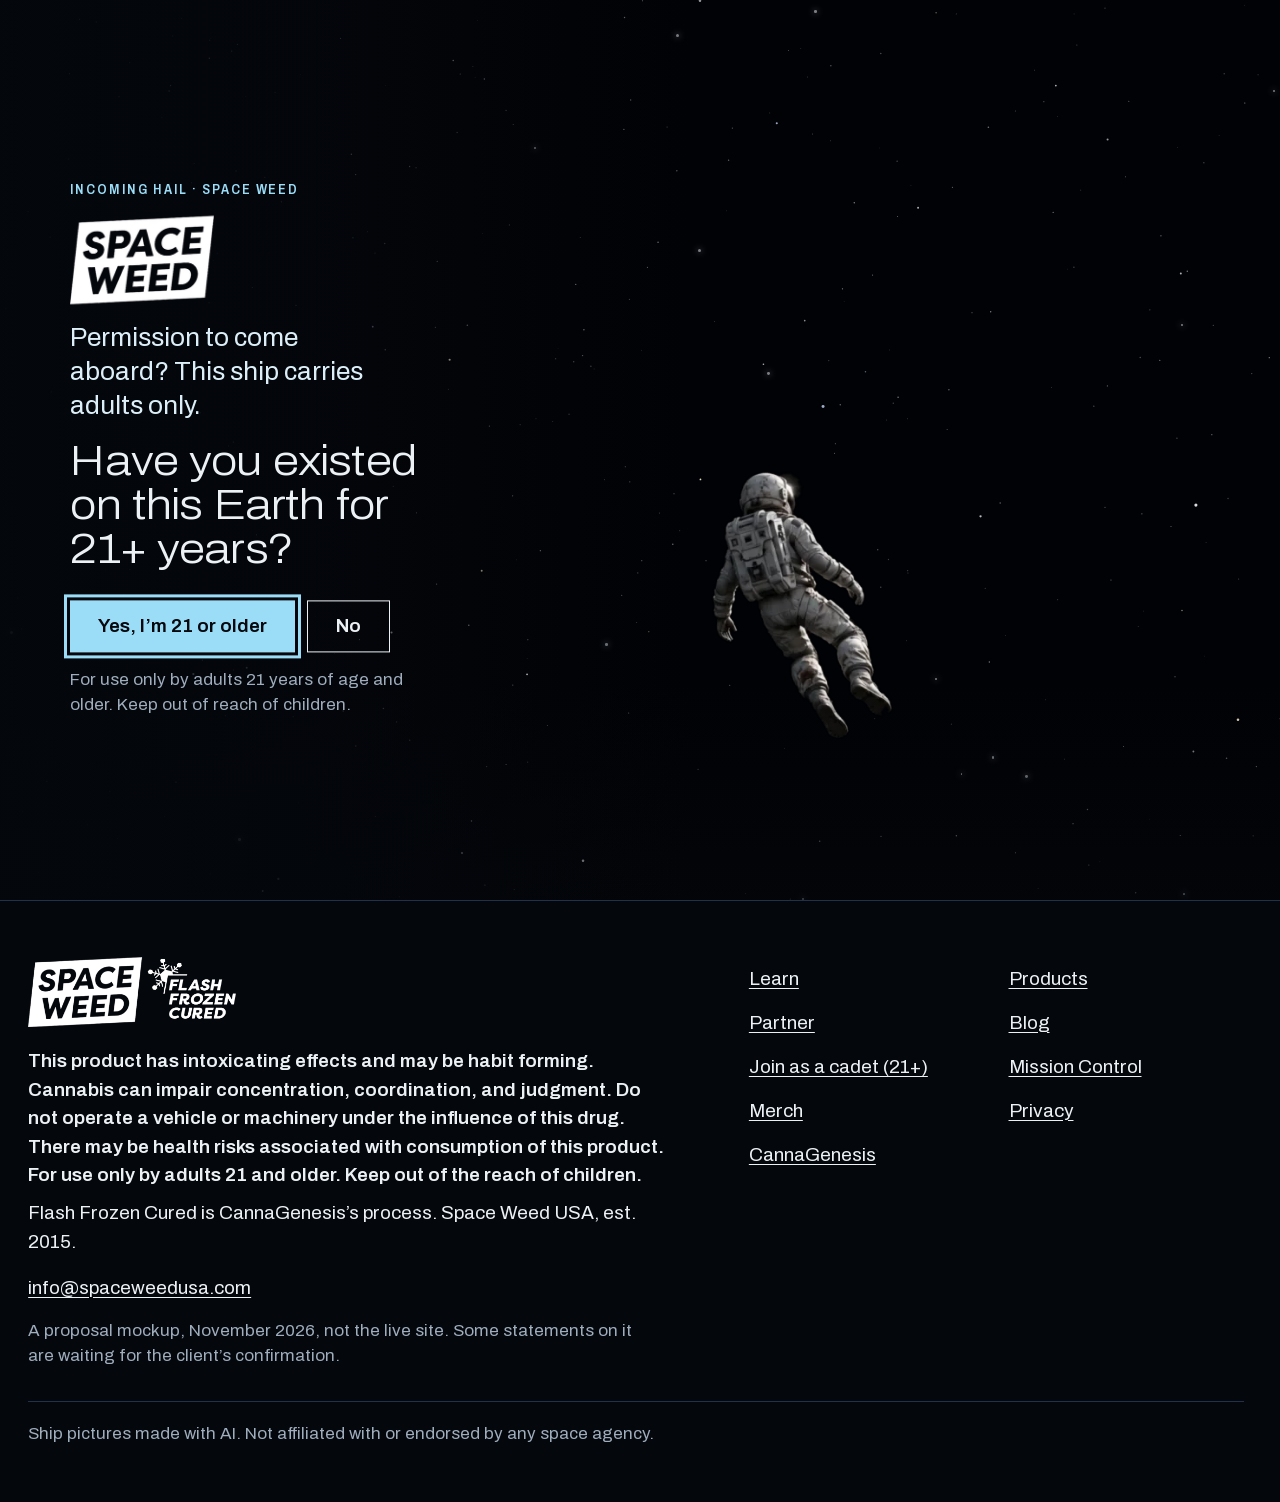
<file: privacy.html>
<!doctype html>
<html lang="en">
<head>
<meta charset="utf-8">
<meta name="viewport" content="width=device-width, initial-scale=1">
<title>Privacy | Space Weed</title>
<meta name="description" content="What this site stores in your browser, and what it does not collect.">
<meta name="robots" content="noindex">
<meta name="color-scheme" content="dark">
<meta name="theme-color" content="#04070C">
<meta http-equiv="Content-Security-Policy" content="default-src 'self'; img-src 'self' data:; media-src 'self'; style-src 'self'; script-src 'self'; font-src 'self'; form-action 'self' mailto:; base-uri 'self'; object-src 'none'">
<link rel="canonical" href="https://workflo17.github.io/spaceweed-site/privacy.html">
<meta property="og:type" content="website">
<meta property="og:title" content="Privacy | Space Weed">
<meta property="og:description" content="What this site stores in your browser, and what it does not collect.">
<meta property="og:image" content="https://workflo17.github.io/spaceweed-site/og.jpg">
<meta property="og:image:width" content="1200">
<meta property="og:image:height" content="630">
<meta name="twitter:card" content="summary_large_image">
<link rel="preload" href="assets/fonts/archivo.v2.woff2" as="font" type="font/woff2" crossorigin>
<link rel="preload" as="image" href="assets/img/shell-archive-tall-900.webp" media="(max-aspect-ratio: 1/1)" type="image/webp" fetchpriority="high">
<link rel="preload" as="image" href="assets/img/shell-archive-1280.webp" media="(min-aspect-ratio: 1/1) and (max-width: 1280px)" type="image/webp" fetchpriority="high">
<link rel="preload" as="image" href="assets/img/shell-archive-1920.webp" media="(min-aspect-ratio: 1/1) and (min-width: 1281px)" type="image/webp" fetchpriority="high">
<link rel="expect" href="#vt-ready" blocking="render">
<link rel="stylesheet" href="assets/site.v1.css">
<link rel="stylesheet" href="assets/ship.v1.css">
<link rel="stylesheet" href="assets/line.v1.css"><link rel="stylesheet" href="assets/walks.v1.css"><link rel="stylesheet" href="assets/run-auto.v1.css">
<link rel="icon" href="assets/favicon.svg" type="image/svg+xml">
<link rel="apple-touch-icon" href="assets/apple-touch-icon.png">
<script src="assets/boot.v1.js"></script>
</head>
<body class="page-privacy">


<div class="grain" aria-hidden="true"></div>
<div class="progress" aria-hidden="true"></div>
<div class="hud" aria-hidden="true"><span class="hud__c hud__c--tl"></span><span class="hud__c hud__c--tr"></span><span class="hud__c hud__c--bl"></span><span class="hud__c hud__c--br"></span></div>
<div class="airlock" aria-hidden="true"><i class="airlock__l"><span class="airlock__frost"></span><span class="airlock__tag">Airlock · cycling</span></i><i class="airlock__r"><span class="airlock__frost"></span><span class="airlock__tag">21+</span></i></div>

<div class="gate" id="gate" role="dialog" aria-modal="true" aria-labelledby="gate-q" aria-describedby="gate-legal">
  <div class="gate__scrim" aria-hidden="true"></div>
  <div class="gate__panel">
    <span class="plate__c"></span>
    <p class="tag tag--ice gate__hail">At the airlock · <span translate="no">Space&nbsp;Weed</span></p>
    <picture><source type="image/webp" srcset="assets/img/wordmark-white-300.webp 300w, assets/img/wordmark-white-600.webp 600w" sizes="144px"><img class="gate__mark" src="assets/img/wordmark-white-300.png" alt="Space Weed" width="600" height="370"></picture>
    <p class="gate__invite">This ship carries adults only.</p>
    <h2 class="gate__q" id="gate-q">Have you existed on this Earth for 21+ years?</h2>
    <div class="gate__buttons">
      <button class="button" type="button" data-gate="yes"><span class="button__in">Yes, I’m 21&nbsp;or older</span></button>
      <button class="button button--quiet" type="button" data-gate="no"><span class="button__in">No</span></button>
    </div>
    <p class="gate__legal" id="gate-legal">For use only by adults 21&nbsp;years of age and older. Keep out of reach of children.</p>
    <div class="gate__denied" hidden>
      <p>You must be 21&nbsp;or older to visit this site.</p>
      <button class="textlink gate__back" type="button" data-gate="back">Back to the question</button>
    </div>
  </div>
  <p class="gate__status" aria-hidden="true">Earth from lunar orbit · NASA LRO</p>
</div>

<dialog class="comms" id="comms" aria-labelledby="comms-title">
  <form class="form plate" data-contact="info@spaceweedusa.com" method="post" action="mailto:info@spaceweedusa.com" enctype="text/plain">
  <span class="plate__c"></span>
  <div class="comms__bar"><p class="tag tag--ice">Mission Control</p><button class="textlink comms__close" type="button" data-comms-close>Close</button></div>
  <h2 class="sub comms__title" id="comms-title" tabindex="-1">Contact Us.</h2>
  <div class="form__row">
    <label for="d-email">Email <span class="small">(required)</span></label>
    <input id="d-email" name="email" type="email" autocomplete="email" inputmode="email" spellcheck="false" required>
  </div>
  <div class="form__row">
    <label for="d-phone">Phone</label>
    <input id="d-phone" name="phone" type="tel" autocomplete="tel" inputmode="tel">
  </div>
  <div class="form__pair2">
    <div class="form__row">
      <label for="d-first">First name</label>
      <input id="d-first" name="first" type="text" autocomplete="given-name" spellcheck="false">
    </div>
    <div class="form__row">
      <label for="d-last">Last name</label>
      <input id="d-last" name="last" type="text" autocomplete="family-name" spellcheck="false">
    </div>
  </div>
  <div class="form__row">
    <label for="d-about">How can we help?</label>
    <select id="d-about" name="about">
      <option value="">Choose one</option>
      <option>Where can I find Space Weed?</option>
      <option>I’m a budtender or a dispensary</option>
      <option>I’m a grower or producer interested in licensing</option>
      <option>Press</option>
      <option>Something else</option>
    </select>
  </div>
  <div class="form__row">
    <label for="d-message">Message</label>
    <textarea id="d-message" name="message" autocomplete="off"></textarea>
  </div>
  <button class="button" type="submit"><span class="button__in">Send</span></button>
  <p class="small form__note">The button opens the message in your own mail app; nothing is sent from this page. If nothing opens, write to <a href="mailto:info@spaceweedusa.com">info@spaceweedusa.com</a>.</p>
  <p class="small form__status" data-form-note role="status"></p>
</form>
</dialog>


<div class="deck" aria-hidden="true">
  <span class="deck__item deck__item--name"><span translate="no">Space&nbsp;Weed</span> · <span id="deck-name">Ship’s log</span></span>
  <span class="deck__item deck__item--where">Deck <span id="deck-where">01</span></span>
  <span class="deck__item">Voyage <span class="deck__num" id="deck-voyage">00</span>%</span>
  <span class="deck__item deck__item--stage">Stage <span id="deck-stage">--</span></span>
  <span class="deck__item deck__item--utc">UTC <span id="deck-utc">--:--</span></span>
  <span class="deck__item deck__item--age">21+</span>
  <span class="deck__led"></span>
</div>
<header class="hdr">
<div class="top">
  <a class="skip" href="#main">Skip to content</a>
  <a class="mark" href="index.html"><picture><source type="image/webp" srcset="assets/img/wordmark-white-300.webp 300w, assets/img/wordmark-white-600.webp 600w" sizes="78px"><img src="assets/img/wordmark-white-300.png" width="600" height="370" alt="Space Weed, home"></picture></a>
  <nav class="links" id="nav" popover aria-label="Main">
    <button class="menu-close" type="button" commandfor="nav" command="hide-popover">Close</button>
    <a href="process.html" >Learn</a>
    <a href="products.html" >Products</a>
    <a href="partner.html" >Partner</a>
    <a href="blog.html" >Blog</a>
    <a href="https://shopspaceweed.com" target="_blank" rel="noopener">Merch<span class="vh"> (opens the merch shop in a new tab)</span></a>
    <button class="motion-btn js-only" type="button" aria-pressed="true">Motion: on</button>
  </nav>
  <div class="top__right">
    <span class="top__age" aria-hidden="true">21+</span>
    <button class="motion-btn js-only" type="button" aria-pressed="true">Motion: on</button>
    <span class="button button--quiet top__action is-sealed" role="link" aria-disabled="true" title="Sealed for now"><span class="button__in">Where to find it <b class="seal">Classified</b></span></span>
    <button class="menu-btn" type="button" commandfor="nav" command="toggle-popover" aria-controls="nav" aria-expanded="false">Menu</button>
  </div>
</div>
</header>
<div class="reticle" aria-hidden="true"></div>
<nav class="scope" id="scope" aria-label="Page map"></nav>

<main id="main" tabindex="-1">
<noscript><p class="age wrap noscript-age">This site is for adults 21&nbsp;years of age and older. Keep out of reach of children.</p></noscript>
<div class="hold" aria-hidden="true">
  <i class="shell shell--archive"></i>
</div>
<section class="page-hatch grid intro" aria-labelledby="intro-title">
  <p class="tag tag--ice intro__tag" data-type>What this site stores</p>
  <h1 class="display intro__title" id="intro-title">Privacy.</h1>
  <div class="intro__lede">
    <p class="lead">This site does not collect personal information.</p>
    <p class="age">For adults 21+.</p>
  </div>
</section>
<i id="vt-ready" hidden></i>

<!-- THE LOG: a walk along the archive past three ports, an empty aisle, one lit drawer and the message room. -->
<section class="run run--words is-auto" data-run data-bulkhead="none" data-stations="No cookies,In your browser,Your email" data-unit="Window" aria-labelledby="what-title">
  <div class="run__track">
    <i class="run__stop"></i><i class="run__stop"></i><i class="run__stop"></i>
    <div class="run__stage">
      <figure class="gangway gangway--3 gangway--log" aria-hidden="true" data-line>
  <div class="gangway__view">
    <div class="gangway__world">
      <i class="gangway__floor"></i><i class="gangway__ceil"></i><i class="gangway__far"></i><i class="gangway__end"></i><i class="gangway__lead"></i>
      <i class="gangway__part gangway__part--1"></i><i class="gangway__part gangway__part--2"></i>
      <div class="gangway__bay gangway__bay--1">
  <img class="gangway__room" src="assets/img/inside-log-a-1280.webp" srcset="assets/img/inside-log-a-800.webp 800w, assets/img/inside-log-a-1280.webp 1280w" sizes="(max-width: 700px) 480px, 1280px" width="1280" height="714" alt="" loading="lazy" fetchpriority="low" decoding="async">
<i class="gangway__side"></i>
  <i class="gangway__dim"></i>
  
  <img class="gangway__wall" src="assets/img/bay-archive-1920.webp" srcset="assets/img/bay-archive-800.webp 800w, assets/img/bay-archive-1280.webp 1280w, assets/img/bay-archive-1920.webp 1920w" sizes="(max-width: 700px) 420px, 1920px" width="1920" height="1072" alt="" loading="lazy" fetchpriority="low" decoding="async">
  <i class="gangway__glass"></i>
  <p class="gangway__name"><b>Port 01</b><span>No cookies</span></p>
  <i class="gangway__spill"></i>
</div>
<div class="gangway__bay gangway__bay--2">
  <img class="gangway__room" src="assets/img/inside-log-b-1280.webp" srcset="assets/img/inside-log-b-800.webp 800w, assets/img/inside-log-b-1280.webp 1280w" sizes="(max-width: 700px) 480px, 1280px" width="1280" height="714" alt="" loading="lazy" fetchpriority="low" decoding="async">
<i class="gangway__side"></i>
  <i class="gangway__dim"></i>
  
  <img class="gangway__wall" src="assets/img/bay-archive-1920.webp" srcset="assets/img/bay-archive-800.webp 800w, assets/img/bay-archive-1280.webp 1280w, assets/img/bay-archive-1920.webp 1920w" sizes="(max-width: 700px) 420px, 1920px" width="1920" height="1072" alt="" loading="lazy" fetchpriority="low" decoding="async">
  <i class="gangway__glass"></i>
  <p class="gangway__name"><b>Port 02</b><span>In your browser</span></p>
  <i class="gangway__spill"></i>
</div>
<div class="gangway__bay gangway__bay--3">
  <img class="gangway__room" src="assets/img/inside-log-c-1280.webp" srcset="assets/img/inside-log-c-800.webp 800w, assets/img/inside-log-c-1280.webp 1280w" sizes="(max-width: 700px) 480px, 1280px" width="1280" height="714" alt="" loading="lazy" fetchpriority="low" decoding="async">
<i class="gangway__side"></i>
  <i class="gangway__dim"></i>
  
  <img class="gangway__wall" src="assets/img/bay-archive-1920.webp" srcset="assets/img/bay-archive-800.webp 800w, assets/img/bay-archive-1280.webp 1280w, assets/img/bay-archive-1920.webp 1920w" sizes="(max-width: 700px) 420px, 1920px" width="1920" height="1072" alt="" loading="lazy" fetchpriority="low" decoding="async">
  <i class="gangway__glass"></i>
  <p class="gangway__name"><b>Port 03</b><span>Your email</span></p>
  <i class="gangway__spill"></i>
</div>
      <i class="gangway__rail"></i>
    </div>
  </div>
  <p class="gangway__tag tag">Ship’s log<span class="gangway__more"> · three ports</span></p>
  <p class="gangway__hud tag" data-hud></p>
</figure>
      <div class="run__aside">
        <div class="rail" role="group" aria-label="Jump to a window" data-rail></div>
      </div>
    </div>
    <div class="run__open">
      <div class="run__plate">
        <p class="tag" data-type>Ship’s log</p>
        <h2 class="head" id="what-title">What is stored.</h2>
      </div>
    </div>
    <ol class="run__words run__words--cols">
      <li class="run__word">
        <div class="run__plate">
          <h3 class="sub">No cookies</h3>
          <p>This site sets no cookies and loads nothing from advertising or analytics companies. Its fonts, pictures and footage are served from the site itself. It is hosted on GitHub Pages, which keeps its own server logs.</p>
        </div>
      </li>
      <li class="run__word">
        <div class="run__plate">
          <h3 class="sub">In your browser</h3>
          <p>Up to four small notes sit in your browser, and none of them is sent anywhere. Your answer to the age question is kept for 30 days, so you are not asked on every page. If you use the Motion switch, your choice is kept as well. A note of which door you used between pages lasts only until the next page opens. If the sign-up window, or the small bar that stands in for it on a phone, has shown itself, or you have closed it or used it, a note of that is kept so it does not open by itself again for 30 days (a year, once you have used it). Clearing your browser’s site data removes them.</p>
        </div>
      </li>
      <li class="run__word">
        <div class="run__plate">
          <h3 class="sub">Your email</h3>
          <p>If you email info@spaceweedusa.com, your message is handled by the <span translate="no">Space&nbsp;Weed</span> team. The contact form (on the Contact page, at the foot of the Partner page, and in the window that Mission Control opens) and the sign-up window open your own mail app; they send nothing from here.</p>
        </div>
      </li>
    </ol>
  </div>
</section>

<nav class="grid section exits" aria-labelledby="exits-tag">
  <p class="tag exits__tag" id="exits-tag">Where next</p>
  <ul class="exits__list">
      <li><a class="door door--inline" href="process.html"><span class="door__frame"><span class="door__glass"></span><span class="door__seam"></span></span><span class="door__name tag tag--ice">Enter · Learn</span></a></li>
      <li><a class="door door--inline" href="products.html"><span class="door__frame"><span class="door__glass"></span><span class="door__seam"></span></span><span class="door__name tag tag--ice">Enter · Products</span></a></li>
      <li><a class="door door--inline" href="partner.html"><span class="door__frame"><span class="door__glass"></span><span class="door__seam"></span></span><span class="door__name tag tag--ice">Enter · Partner</span></a></li>
      <li><a class="door door--inline" href="contact.html" data-comms><span class="door__frame"><span class="door__glass"></span><span class="door__seam"></span></span><span class="door__name tag tag--ice">Enter · Mission Control</span></a></li>
  </ul>
</nav>

</main>

<footer class="foot">
  <div class="foot__grid">
    <picture class="foot__mark"><source type="image/webp" srcset="assets/img/lockup-white-800.webp"><img src="assets/img/lockup-white-800.png" width="800" height="270" loading="lazy" decoding="async" alt="Space Weed, Flash Frozen Cured"></picture>
    <div class="foot__text">
      <p class="foot__rule">This product has intoxicating effects and may be habit forming. Cannabis can impair concentration, coordination, and judgment. Do not operate a vehicle or machinery under the influence of this drug. There may be health risks associated with consumption of this product. For use only by adults 21 and older. Keep out of the reach of children.</p>
      <p>Flash&nbsp;Frozen&nbsp;Cured is CannaGenesis’s process. <span translate="no">Space&nbsp;Weed USA</span>, est. 2015.</p>
      <p><a href="mailto:info@spaceweedusa.com">info@spaceweedusa.com</a></p>
      <p class="small">A proposal mockup, November 2026, not the live site. Some statements on it are waiting for the client’s confirmation.</p>
    </div>
    <ul class="foot__links">
      <li><a href="process.html">Learn</a></li>
      <li><a href="products.html">Products</a></li>
      <li><a href="partner.html">Partner</a></li>
      <li><a href="blog.html">Blog</a></li>
      <li><a href="classified.html">Join as a cadet (21+)</a></li>
      <li><a href="contact.html" data-comms>Mission Control</a></li>
      <li><a href="https://shopspaceweed.com" target="_blank" rel="noopener">Merch<span class="vh"> (opens the merch shop in a new tab)</span></a></li>
      <li><a href="privacy.html">Privacy</a></li>
      <li><a href="https://www.cannagenesis.com/">CannaGenesis<span class="sr"> (a separate site)</span></a></li>
    </ul>
    <div class="foot__credits">
      <p class="foot__agency small">Ship pictures made with AI. Space pictures: NASA, ESA/Webb, ESO. Not affiliated with or endorsed by any space agency.</p>
      
    </div>
  </div>
</footer>

<script src="assets/run-auto.v1.js" defer></script>
<script src="assets/contact-form.v1.js" defer></script>
<script src="assets/site.v1.js" defer></script>

</body>
</html>
</file>
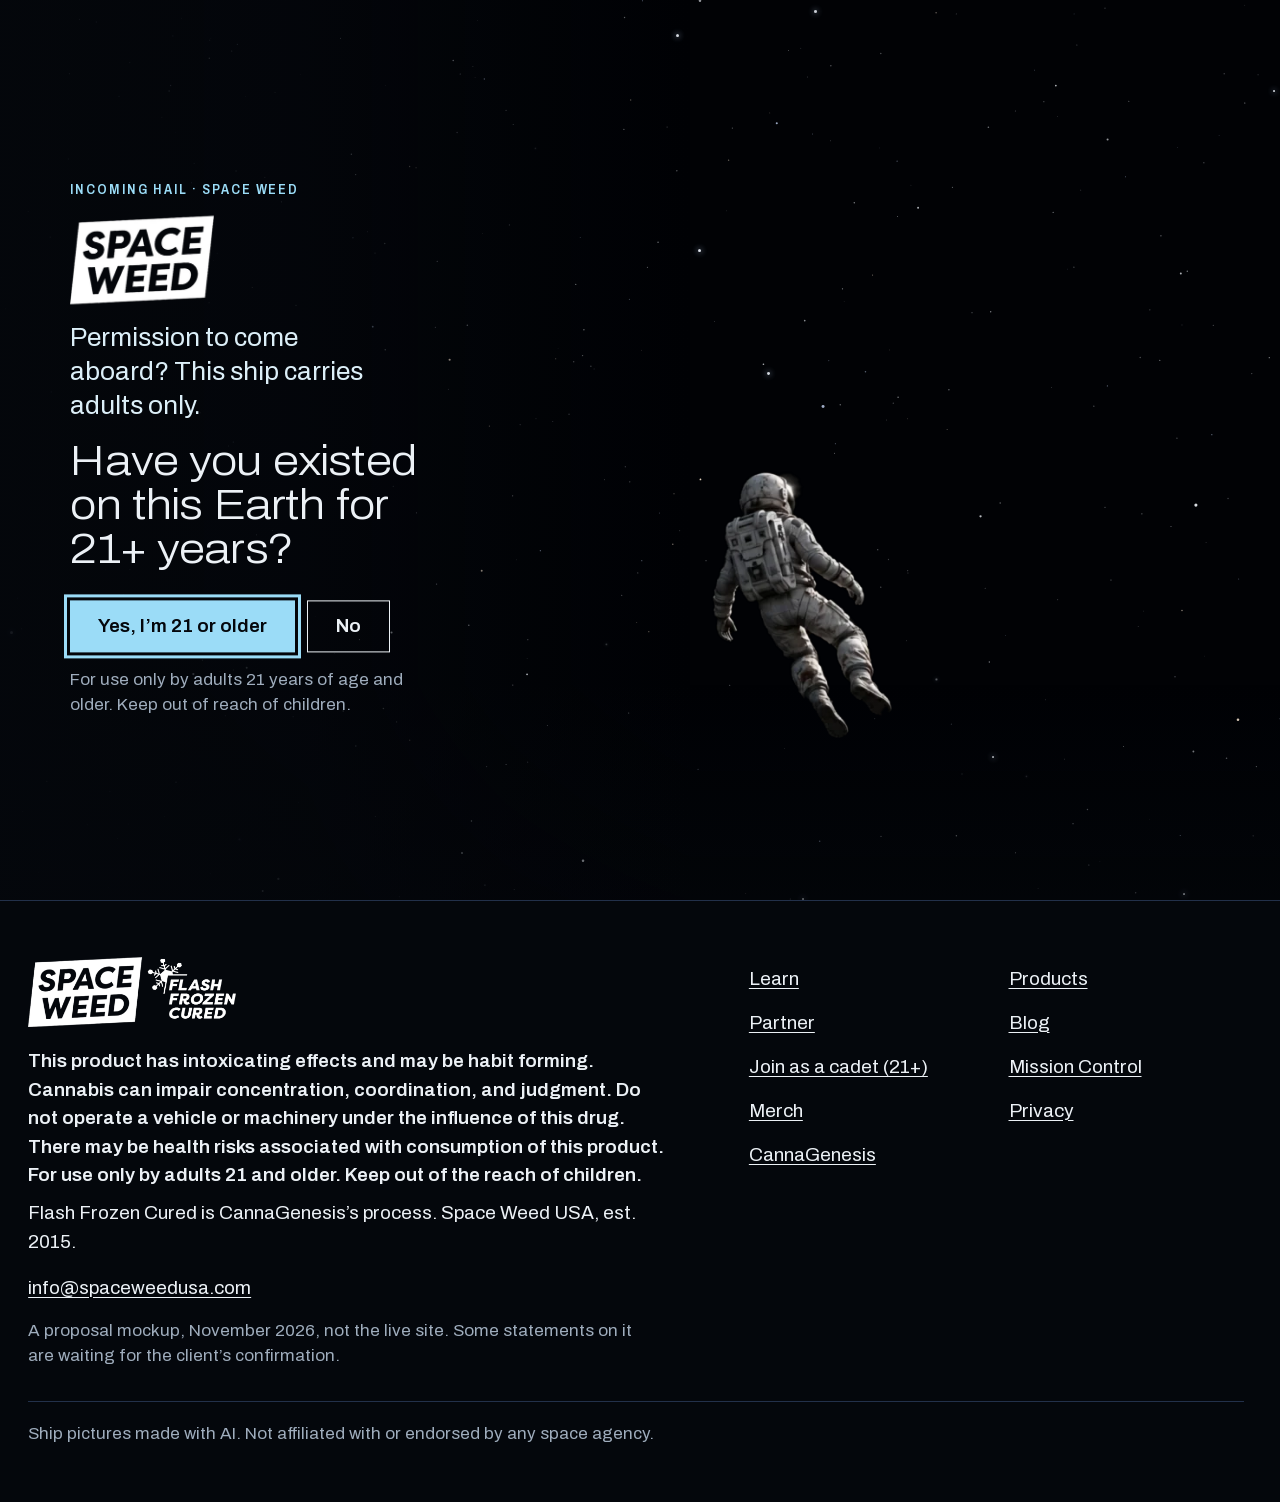
<file: process.html>
<!doctype html>
<html lang="en">
<head>
<meta charset="utf-8">
<meta name="viewport" content="width=device-width, initial-scale=1">
<title>Learn: What Is Flash Frozen Cured? | Space Weed</title>
<meta name="description" content="Learn more about the science behind Space Weed. What Flash Frozen Cured is, five things it does for the flower, and the process step by step. For adults 21+.">
<meta name="robots" content="noindex">
<meta name="color-scheme" content="dark">
<meta name="theme-color" content="#04070C">
<meta http-equiv="Content-Security-Policy" content="default-src 'self'; img-src 'self' data:; media-src 'self'; style-src 'self'; script-src 'self'; font-src 'self'; form-action 'self' mailto:; base-uri 'self'; object-src 'none'">
<link rel="canonical" href="https://workflo17.github.io/spaceweed-site/process.html">
<meta property="og:type" content="website">
<meta property="og:title" content="Learn: What Is Flash Frozen Cured? | Space Weed">
<meta property="og:description" content="Learn more about the science behind Space Weed. What Flash Frozen Cured is, five things it does for the flower, and the process step by step. For adults 21+.">
<meta property="og:image" content="https://workflo17.github.io/spaceweed-site/og.jpg">
<meta property="og:image:width" content="1200">
<meta property="og:image:height" content="630">
<meta name="twitter:card" content="summary_large_image">
<link rel="preload" href="assets/fonts/archivo.v2.woff2" as="font" type="font/woff2" crossorigin>
<link rel="preload" as="image" href="assets/img/chamber-800.webp" imagesrcset="assets/img/chamber-560.webp 560w, assets/img/chamber-800.webp 800w, assets/img/chamber-1600.webp 1600w" imagesizes="(max-width: 700px) 60vw, 100vw" type="image/webp" fetchpriority="high">
<link rel="preload" as="image" href="assets/img/shell-engine-tall-900.webp" media="(max-aspect-ratio: 1/1)" type="image/webp" fetchpriority="high">
<link rel="preload" as="image" href="assets/img/shell-engine-1280.webp" media="(min-aspect-ratio: 1/1) and (max-width: 1280px)" type="image/webp" fetchpriority="high">
<link rel="preload" as="image" href="assets/img/shell-engine-1920.webp" media="(min-aspect-ratio: 1/1) and (min-width: 1281px)" type="image/webp" fetchpriority="high">
<link rel="expect" href="#vt-ready" blocking="render">
<link rel="stylesheet" href="assets/site.v1.css">
<link rel="stylesheet" href="assets/ship.v1.css">
<link rel="stylesheet" href="assets/line.v1.css"><link rel="stylesheet" href="assets/run-auto.v1.css">
<link rel="icon" href="assets/favicon.svg" type="image/svg+xml">
<link rel="apple-touch-icon" href="assets/apple-touch-icon.png">
<script src="assets/boot.v1.js"></script>
</head>
<body class="page-process">


<div class="grain" aria-hidden="true"></div>
<div class="progress" aria-hidden="true"></div>
<div class="hud" aria-hidden="true"><span class="hud__c hud__c--tl"></span><span class="hud__c hud__c--tr"></span><span class="hud__c hud__c--bl"></span><span class="hud__c hud__c--br"></span></div>
<div class="airlock" aria-hidden="true"><i class="airlock__l"><span class="airlock__frost"></span><span class="airlock__tag">Airlock · cycling</span></i><i class="airlock__r"><span class="airlock__frost"></span><span class="airlock__tag">21+</span></i></div>

<div class="gate" id="gate" role="dialog" aria-modal="true" aria-labelledby="gate-q" aria-describedby="gate-legal">
  <div class="gate__scrim" aria-hidden="true"></div>
  <div class="gate__panel">
    <span class="plate__c"></span>
    <p class="tag tag--ice gate__hail">At the airlock · <span translate="no">Space&nbsp;Weed</span></p>
    <picture><source type="image/webp" srcset="assets/img/wordmark-white-300.webp 300w, assets/img/wordmark-white-600.webp 600w" sizes="144px"><img class="gate__mark" src="assets/img/wordmark-white-300.png" alt="Space Weed" width="600" height="370"></picture>
    <p class="gate__invite">This ship carries adults only.</p>
    <h2 class="gate__q" id="gate-q">Have you existed on this Earth for 21+ years?</h2>
    <div class="gate__buttons">
      <button class="button" type="button" data-gate="yes"><span class="button__in">Yes, I’m 21&nbsp;or older</span></button>
      <button class="button button--quiet" type="button" data-gate="no"><span class="button__in">No</span></button>
    </div>
    <p class="gate__legal" id="gate-legal">For use only by adults 21&nbsp;years of age and older. Keep out of reach of children.</p>
    <div class="gate__denied" hidden>
      <p>You must be 21&nbsp;or older to visit this site.</p>
      <button class="textlink gate__back" type="button" data-gate="back">Back to the question</button>
    </div>
  </div>
  <p class="gate__status" aria-hidden="true">Earth from lunar orbit · NASA LRO</p>
</div>

<dialog class="comms" id="comms" aria-labelledby="comms-title">
  <form class="form plate" data-contact="info@spaceweedusa.com" method="post" action="mailto:info@spaceweedusa.com" enctype="text/plain">
  <span class="plate__c"></span>
  <div class="comms__bar"><p class="tag tag--ice">Mission Control</p><button class="textlink comms__close" type="button" data-comms-close>Close</button></div>
  <h2 class="sub comms__title" id="comms-title" tabindex="-1">Contact Us.</h2>
  <div class="form__row">
    <label for="d-email">Email <span class="small">(required)</span></label>
    <input id="d-email" name="email" type="email" autocomplete="email" inputmode="email" spellcheck="false" required>
  </div>
  <div class="form__row">
    <label for="d-phone">Phone</label>
    <input id="d-phone" name="phone" type="tel" autocomplete="tel" inputmode="tel">
  </div>
  <div class="form__pair2">
    <div class="form__row">
      <label for="d-first">First name</label>
      <input id="d-first" name="first" type="text" autocomplete="given-name" spellcheck="false">
    </div>
    <div class="form__row">
      <label for="d-last">Last name</label>
      <input id="d-last" name="last" type="text" autocomplete="family-name" spellcheck="false">
    </div>
  </div>
  <div class="form__row">
    <label for="d-about">How can we help?</label>
    <select id="d-about" name="about">
      <option value="">Choose one</option>
      <option>Where can I find Space Weed?</option>
      <option>I’m a budtender or a dispensary</option>
      <option>I’m a grower or producer interested in licensing</option>
      <option>Press</option>
      <option>Something else</option>
    </select>
  </div>
  <div class="form__row">
    <label for="d-message">Message</label>
    <textarea id="d-message" name="message" autocomplete="off"></textarea>
  </div>
  <button class="button" type="submit"><span class="button__in">Send</span></button>
  <p class="small form__note">The button opens the message in your own mail app; nothing is sent from this page. If nothing opens, write to <a href="mailto:info@spaceweedusa.com">info@spaceweedusa.com</a>.</p>
  <p class="small form__status" data-form-note role="status"></p>
</form>
</dialog>


<div class="deck" aria-hidden="true">
  <span class="deck__item deck__item--name"><span translate="no">Space&nbsp;Weed</span> · <span id="deck-name">Learn</span></span>
  <span class="deck__item deck__item--where">Deck <span id="deck-where">01</span></span>
  <span class="deck__item">Voyage <span class="deck__num" id="deck-voyage">00</span>%</span>
  <span class="deck__item deck__item--stage">Stage <span id="deck-stage">--</span></span>
  <span class="deck__item deck__item--utc">UTC <span id="deck-utc">--:--</span></span>
  <span class="deck__item deck__item--age">21+</span>
  <span class="deck__led"></span>
</div>
<header class="hdr">
<div class="top">
  <a class="skip" href="#main">Skip to content</a>
  <a class="mark" href="index.html"><picture><source type="image/webp" srcset="assets/img/wordmark-white-300.webp 300w, assets/img/wordmark-white-600.webp 600w" sizes="78px"><img src="assets/img/wordmark-white-300.png" width="600" height="370" alt="Space Weed, home"></picture></a>
  <nav class="links" id="nav" popover aria-label="Main">
    <button class="menu-close" type="button" commandfor="nav" command="hide-popover">Close</button>
    <a href="process.html" aria-current="page">Learn</a>
    <a href="products.html" >Products</a>
    <a href="partner.html" >Partner</a>
    <a href="blog.html" >Blog</a>
    <a href="https://shopspaceweed.com" target="_blank" rel="noopener">Merch<span class="vh"> (opens the merch shop in a new tab)</span></a>
    <button class="motion-btn js-only" type="button" aria-pressed="true">Motion: on</button>
  </nav>
  <div class="top__right">
    <span class="top__age" aria-hidden="true">21+</span>
    <button class="motion-btn js-only" type="button" aria-pressed="true">Motion: on</button>
    <span class="button button--quiet top__action is-sealed" role="link" aria-disabled="true" title="Sealed for now"><span class="button__in">Where to find it <b class="seal">Classified</b></span></span>
    <button class="menu-btn" type="button" commandfor="nav" command="toggle-popover" aria-controls="nav" aria-expanded="false">Menu</button>
  </div>
</div>
</header>
<div class="reticle" aria-hidden="true"></div>
<nav class="scope" id="scope" aria-label="Page map"></nav>

<main id="main" tabindex="-1">
<noscript><p class="age wrap noscript-age">This site is for adults 21&nbsp;years of age and older. Keep out of reach of children.</p></noscript>
<div class="hold" aria-hidden="true">
  <picture><source type="image/webp" srcset="assets/img/chamber-560.webp 560w, assets/img/chamber-800.webp 800w, assets/img/chamber-1600.webp 1600w" sizes="(max-width: 700px) 60vw, 100vw"><img src="assets/img/chamber-1600.jpg" srcset="assets/img/chamber-560.jpg 560w, assets/img/chamber-800.jpg 800w, assets/img/chamber-1600.jpg 1600w" sizes="(max-width: 700px) 60vw, 100vw" width="1600" height="1200" alt="" fetchpriority="high" decoding="async"></picture>
  <i class="shell shell--engine"></i>
</div>
<section class="page-hatch grid how how--first" aria-labelledby="intro-title">
  <p class="tag tag--ice how__tag" data-type>The science behind <span translate="no">Space&nbsp;Weed</span></p>
  <h1 class="head how__head" id="intro-title">What is Flash&nbsp;Frozen&nbsp;Cured?</h1>
  <div class="how__lede">
    <p class="lead">Flash&nbsp;Frozen&nbsp;Curing is a patented scientific method whereby fresh cannabis is flash frozen and then dried under vacuum using temperature, time, and pressure.</p>
    <p class="age">For adults 21+.</p>
  </div>
</section>
<!-- Client note 6 (10 Nov): the five talking points from the old site, in their cleared wording (Page Wording, Oct).
     Smoother and Lower moisture still wait on Eric's yes (question E1): titles only, marked, until he answers. -->
<section class="talk5" aria-labelledby="talk5-title">
  <h2 class="talk5__head" id="talk5-title">What’s different</h2>
  <ol class="talk5__list">
    <li class="talk5__item"><span class="talk5__n">01</span><h3>Fresher</h3><p>Frozen within an hour of harvest, so the buds keep their size, shape and color.</p></li>
    <li class="talk5__item"><span class="talk5__n">02</span><h3>Softer</h3><p>Our first customers compared the texture to astronaut ice cream. It breaks up by hand, no grinder needed.</p></li>
    <li class="talk5__item"><span class="talk5__n">03</span><h3>More in the jar</h3><p>Over 80% of the water comes out, so a gram fills the jar like two.</p></li>
    <li class="talk5__item is-held"><span class="talk5__n">04</span><h3>Smoother</h3><span class="talk5__held">Awaiting confirmation</span></li>
    <li class="talk5__item is-held"><span class="talk5__n">05</span><h3>Lower moisture</h3><span class="talk5__held">Awaiting confirmation</span></li>
  </ol>
</section>
<i id="vt-ready" hidden></i>

<!-- THE TOUR: the process as a walk along a factory gangway past four windows, the flower riding the conveyor from room to
     room behind the glass. On the walk the scene pins and the scroll is the visitor’s feet; still, it is the long view down
     the gangway with the four stage lines under it. -->
<section class="run is-auto" data-run data-bulkhead="none" data-stations="Harvest,Freezer,Vacuum,Jar" aria-labelledby="stations-title">
  <h2 class="sr" id="stations-title">The four stations</h2>
  <div class="run__track">
    <i class="run__stop"></i><i class="run__stop"></i><i class="run__stop"></i><i class="run__stop"></i>
    <div class="run__stage">
      <figure class="gangway" aria-hidden="true" data-line>
  <div class="gangway__view">
    <div class="gangway__world">
      <i class="gangway__floor"></i><i class="gangway__ceil"></i><i class="gangway__far"></i><i class="gangway__end"></i><i class="gangway__lead"></i>
      <i class="gangway__part gangway__part--1"></i><i class="gangway__part gangway__part--2"></i><i class="gangway__part gangway__part--3"></i>
      <div class="gangway__bay gangway__bay--1">
        <img class="gangway__room" src="assets/img/inside-harvest2-1280.webp" srcset="assets/img/inside-harvest2-800.webp 800w, assets/img/inside-harvest2-1280.webp 1280w" sizes="(max-width: 700px) 800px, 1280px" width="1280" height="714" alt="" loading="lazy" fetchpriority="low" decoding="async">
        <i class="gangway__side"></i>
        <i class="gangway__dim"></i>
        <div class="gangway__load"><i class="gangway__shadow"></i><img class="gangway__bud" src="assets/img/bud-macro-cut-600.webp" width="600" height="600" alt="" loading="lazy" fetchpriority="low" decoding="async"><img class="gangway__coat" src="assets/img/bud-dew-480.webp" width="480" height="480" alt="" loading="lazy" fetchpriority="low" decoding="async"></div>
        <img class="gangway__wall" src="assets/img/bay-harvest-1920.webp" srcset="assets/img/bay-harvest-800.webp 800w, assets/img/bay-harvest-1920.webp 1920w" sizes="(max-width: 700px) 800px, 1920px" width="1920" height="1072" alt="" loading="lazy" fetchpriority="low" decoding="async">
        <i class="gangway__glass"></i>
        <p class="gangway__name"><b>Station 01</b><span>Harvest</span><em>Water · liquid</em></p>
        <i class="gangway__spill"></i>
      </div>
      <div class="gangway__bay gangway__bay--2">
        <img class="gangway__room" src="assets/img/inside-freezer2-1280.webp" srcset="assets/img/inside-freezer2-800.webp 800w, assets/img/inside-freezer2-1280.webp 1280w" sizes="(max-width: 700px) 800px, 1280px" width="1280" height="714" alt="" loading="lazy" fetchpriority="low" decoding="async">
        <i class="gangway__side"></i>
        <i class="gangway__dim"></i>
        <div class="gangway__load"><i class="gangway__shadow"></i><img class="gangway__bud" src="assets/img/bud-macro-cut-600.webp" width="600" height="600" alt="" loading="lazy" fetchpriority="low" decoding="async"><img class="gangway__coat" src="assets/img/bud-rime-480.webp" width="480" height="480" alt="" loading="lazy" fetchpriority="low" decoding="async"></div>
        <img class="gangway__wall" src="assets/img/bay-freezer-1920.webp" srcset="assets/img/bay-freezer-800.webp 800w, assets/img/bay-freezer-1920.webp 1920w" sizes="(max-width: 700px) 800px, 1920px" width="1920" height="1072" alt="" loading="lazy" fetchpriority="low" decoding="async">
        <i class="gangway__glass"><i class="gangway__frost"></i></i>
        <p class="gangway__name"><b>Station 02</b><span>Freezer</span><em>Water · ice</em></p>
        <i class="gangway__spill"></i>
      </div>
      <div class="gangway__bay gangway__bay--3">
        <img class="gangway__room" src="assets/img/inside-vacuum-1280.webp" srcset="assets/img/inside-vacuum-800.webp 800w, assets/img/inside-vacuum-1280.webp 1280w" sizes="(max-width: 700px) 800px, 1280px" width="1280" height="714" alt="" loading="lazy" fetchpriority="low" decoding="async">
        <i class="gangway__side"></i>
        <i class="gangway__dim"></i>
        <div class="gangway__load"><i class="gangway__shadow"></i><img class="gangway__bud" src="assets/img/bud-macro-cut-600.webp" width="600" height="600" alt="" loading="lazy" fetchpriority="low" decoding="async"><img class="gangway__coat" src="assets/img/bud-rime-480.webp" width="480" height="480" alt="" loading="lazy" fetchpriority="low" decoding="async"></div>
        <i class="gangway__vap"></i><i class="gangway__vap"></i><i class="gangway__vap"></i><i class="gangway__vap"></i>
        <img class="gangway__wall" src="assets/img/bay-vacuum-1920.webp" srcset="assets/img/bay-vacuum-800.webp 800w, assets/img/bay-vacuum-1920.webp 1920w" sizes="(max-width: 700px) 800px, 1920px" width="1920" height="1072" alt="" loading="lazy" fetchpriority="low" decoding="async">
        <i class="gangway__glass"></i>
        <p class="gangway__call"><b>No liquid</b><b>Pulled away</b></p>
        <p class="gangway__name"><b>Station 03</b><span>Vacuum</span><em>Water · leaving as vapour</em></p>
        <i class="gangway__spill"></i>
      </div>
      <div class="gangway__bay gangway__bay--4">
        <img class="gangway__room" src="assets/img/inside-jar2-1280.webp" srcset="assets/img/inside-jar2-800.webp 800w, assets/img/inside-jar2-1280.webp 1280w" sizes="(max-width: 700px) 800px, 1280px" width="1280" height="714" alt="" loading="lazy" fetchpriority="low" decoding="async">
        <i class="gangway__side"></i>
        <i class="gangway__dim"></i>
        <div class="gangway__jars"><picture><source type="image/webp" srcset="assets/img/same-weight-jars-800.webp"><img src="assets/img/same-weight-jars-800.jpg" width="800" height="800" alt="" loading="lazy" fetchpriority="low" decoding="async"></picture><i class="gangway__lvl"><b>fills the jar like two</b></i></div>
        <div class="gangway__load"><i class="gangway__shadow"></i><img class="gangway__bud" src="assets/img/bud-macro-cut-600.webp" width="600" height="600" alt="" loading="lazy" fetchpriority="low" decoding="async"></div>
        <img class="gangway__wall" src="assets/img/bay-jar-1920.webp" srcset="assets/img/bay-jar-800.webp 800w, assets/img/bay-jar-1920.webp 1920w" sizes="(max-width: 700px) 800px, 1920px" width="1920" height="1072" alt="" loading="lazy" fetchpriority="low" decoding="async">
        <i class="gangway__glass"></i>
        <p class="gangway__name"><b>Station 04</b><span>Jar</span><em>Water · over 80% gone</em></p>
        <i class="gangway__spill"></i>
      </div>
      <i class="gangway__rail"></i>
    </div>
  </div>
  <p class="gangway__tag tag">The tour · four windows on the line</p>
  <p class="gangway__hud tag" data-hud></p>
</figure>
      <div class="run__cap">
        <ol class="how__stages run__stages" data-stages>
          <li class="stage is-on">
            <h3 class="sub stage__title" data-n="01">Harvest</h3>
            <p>The plant is harvested and the flower is taken off the stem.</p>
          </li>
          <li class="stage">
            <h3 class="sub stage__title" data-n="02">Freezer</h3>
            <p>Frozen within an hour of harvest. It waits as ice until it is dried.</p>
          </li>
          <li class="stage">
            <h3 class="sub stage__title" data-n="03">Vacuum</h3>
            <p>In the chamber the frozen water goes straight from ice to vapour and is pulled away. It never melts.</p>
          </li>
          <li class="stage">
            <h3 class="sub stage__title" data-n="04">Jar</h3>
            <p>Over 80% of the water is gone. With the water’s weight out of it, a gram fills the jar like two, and the bud breaks up by hand.</p>
          </li>
        </ol>
        <div class="run__aside">
          <div class="rail" role="group" aria-label="Jump to a station" data-rail></div>
          <a class="textlink run__skip" href="#method-title">Skip to the diagram</a>
        </div>
      </div>
    </div>
  </div>
</section>

<div class="bulkhead" aria-hidden="true"><span class="bulkhead__n">Deck 03</span><span class="bulkhead__rule"></span><span class="bulkhead__name">The method</span></div>
<section class="grid section how how--method" aria-labelledby="method-title">
  <div class="how__statement">
    <p class="tag" data-type>The method</p>
    <h2 class="head" id="method-title">Follow the water.</h2>
    <p class="statement">In a vacuum, ice skips melting and goes straight to vapour.</p>
    <p>Below the triple point of water, <span translate="no">611.657&nbsp;pascals</span>, ice cannot melt. It can only leave as vapour, and that is how over 80% of the water leaves the flower.</p>
  </div>
  <figure class="how__figure plate">
    <span class="plate__c"></span>
    <p class="tag" data-type>Instrument: water’s phase diagram</p>
    <svg class="phase" viewBox="0 0 1000 660" xmlns="http://www.w3.org/2000/svg" role="img" aria-labelledby="phase-title phase-desc">
<title id="phase-title">Phase diagram of water with the path the flower takes</title>
<desc id="phase-desc">Pressure on a logarithmic axis against temperature. Three regions: ice, liquid water and vapour, meeting at the triple point at 0.01 degrees Celsius and 611.657 pascals. The flower is cooled at atmospheric pressure into the ice region, the pressure is lowered below the triple point, and as it warms the path crosses from ice straight into vapour without passing through liquid.</desc>
<path class="phase__region phase__region--vapour" d="M150.0,550.0 L150.0,547.2 L152.5,544.9 L155.0,542.5 L157.5,540.1 L160.0,537.8 L162.5,535.5 L165.0,533.2 L167.5,530.8 L170.1,528.6 L172.6,526.3 L175.1,524.0 L177.6,521.7 L180.1,519.5 L182.6,517.2 L185.1,515.0 L187.6,512.8 L190.1,510.5 L192.6,508.3 L195.1,506.1 L197.6,504.0 L200.1,501.8 L202.6,499.6 L205.1,497.5 L207.6,495.3 L210.2,493.2 L212.7,491.0 L215.2,488.9 L217.7,486.8 L220.2,484.7 L222.7,482.6 L225.2,480.5 L227.7,478.5 L230.2,476.4 L232.7,474.3 L235.2,472.3 L237.7,470.3 L240.2,468.2 L242.7,466.2 L245.2,464.2 L247.7,462.2 L250.2,460.2 L252.8,458.2 L255.3,456.2 L257.8,454.3 L260.3,452.3 L262.8,450.3 L265.3,448.4 L267.8,446.5 L270.3,444.5 L272.8,442.6 L275.3,440.7 L277.8,438.8 L280.3,436.9 L282.8,435.0 L285.3,433.1 L287.8,431.3 L290.4,429.4 L292.9,427.6 L295.4,425.7 L297.9,423.9 L300.4,422.0 L302.9,420.2 L305.4,418.4 L307.9,416.6 L310.4,414.8 L312.9,413.0 L315.4,411.2 L317.9,409.4 L320.4,407.6 L322.9,405.9 L325.4,404.1 L327.9,402.3 L330.5,400.6 L333.0,398.9 L335.5,397.1 L338.0,395.4 L340.5,393.7 L343.0,392.0 L345.5,390.3 L348.0,388.6 L350.5,386.9 L353.0,385.2 L355.5,383.5 L358.0,381.8 L360.5,380.2 L363.0,378.5 L365.5,376.9 L368.0,375.2 L370.6,373.6 L373.1,371.9 L375.6,370.3 L378.1,368.7 L380.6,367.1 L383.1,365.5 L385.6,363.9 L388.1,362.3 L390.6,360.7 L393.1,359.1 L395.6,357.5 L398.1,356.0 L400.6,354.4 L403.1,352.8 L405.6,351.3 L408.1,349.7 L410.7,348.2 L413.2,346.7 L415.7,345.1 L418.2,343.6 L420.7,342.1 L423.2,340.6 L425.7,339.1 L428.2,337.6 L430.7,336.1 L433.2,334.6 L435.7,333.1 L438.2,331.6 L440.7,330.2 L443.2,328.7 L445.7,327.2 L448.2,325.8 L450.8,324.3 L450.8,324.3 L450.8,324.3 L453.3,323.0 L455.8,321.8 L458.3,320.5 L460.8,319.2 L463.3,318.0 L465.8,316.7 L468.3,315.5 L470.8,314.3 L473.3,313.0 L475.8,311.8 L478.3,310.6 L480.8,309.3 L483.3,308.1 L485.8,306.9 L488.3,305.7 L490.8,304.5 L493.4,303.3 L495.9,302.1 L498.4,300.9 L500.9,299.8 L503.4,298.6 L505.9,297.4 L508.4,296.3 L510.9,295.1 L513.4,293.9 L515.9,292.8 L518.4,291.6 L520.9,290.5 L523.4,289.3 L525.9,288.2 L528.4,287.1 L531.0,286.0 L533.5,284.8 L536.0,283.7 L538.5,282.6 L541.0,281.5 L543.5,280.4 L546.0,279.3 L548.5,278.2 L551.0,277.1 L553.5,276.0 L556.0,274.9 L558.5,273.9 L561.0,272.8 L563.5,271.7 L566.0,270.6 L568.5,269.6 L571.0,268.5 L573.6,267.5 L576.1,266.4 L578.6,265.4 L581.1,264.3 L583.6,263.3 L586.1,262.3 L588.6,261.2 L591.1,260.2 L593.6,259.2 L596.1,258.2 L598.6,257.1 L601.1,256.1 L603.6,255.1 L606.1,254.1 L608.6,253.1 L611.1,252.1 L613.7,251.1 L616.2,250.1 L618.7,249.2 L621.2,248.2 L623.7,247.2 L626.2,246.2 L628.7,245.2 L631.2,244.3 L633.7,243.3 L636.2,242.4 L638.7,241.4 L641.2,240.4 L643.7,239.5 L646.2,238.5 L648.7,237.6 L651.2,236.7 L653.8,235.7 L656.3,234.8 L658.8,233.9 L661.3,232.9 L663.8,232.0 L666.3,231.1 L668.8,230.2 L671.3,229.3 L673.8,228.4 L676.3,227.5 L678.8,226.6 L681.3,225.7 L683.8,224.8 L686.3,223.9 L688.8,223.0 L691.4,222.1 L693.9,221.2 L696.4,220.3 L698.9,219.4 L701.4,218.6 L703.9,217.7 L706.4,216.8 L708.9,216.0 L711.4,215.1 L713.9,214.2 L716.4,213.4 L718.9,212.5 L721.4,211.7 L723.9,210.8 L726.4,210.0 L728.9,209.1 L731.4,208.3 L734.0,207.5 L736.5,206.6 L739.0,205.8 L741.5,205.0 L744.0,204.2 L746.5,203.3 L749.0,202.5 L751.5,201.7 L754.0,200.9 L756.5,200.1 L759.0,199.3 L761.5,198.5 L764.0,197.7 L766.5,196.9 L769.0,196.1 L771.6,195.3 L774.1,194.5 L776.6,193.7 L779.1,192.9 L781.6,192.1 L784.1,191.3 L786.6,190.6 L789.1,189.8 L791.6,189.0 L794.1,188.2 L796.6,187.5 L799.1,186.7 L801.6,185.9 L804.1,185.2 L806.6,184.4 L809.1,183.7 L811.6,182.9 L814.2,182.2 L816.7,181.4 L819.2,180.7 L821.7,179.9 L824.2,179.2 L826.7,178.4 L829.2,177.7 L831.7,177.0 L834.2,176.2 L836.7,175.5 L839.2,174.8 L841.7,174.1 L844.2,173.3 L846.7,172.6 L849.2,171.9 L851.8,171.2 L854.3,170.5 L856.8,169.8 L859.3,169.0 L861.8,168.3 L864.3,167.6 L866.8,166.9 L869.3,166.2 L871.8,165.5 L874.3,164.8 L876.8,164.1 L879.3,163.4 L881.8,162.8 L884.3,162.1 L886.8,161.4 L889.3,160.7 L891.9,160.0 L894.4,159.3 L896.9,158.7 L899.4,158.0 L901.9,157.3 L904.4,156.7 L906.9,156.0 L909.4,155.3 L911.9,154.7 L914.4,154.0 L916.9,153.3 L919.4,152.7 L921.9,152.0 L924.4,151.4 L926.9,150.7 L929.4,150.1 L931.9,149.4 L934.5,148.8 L937.0,148.1 L939.5,147.5 L942.0,146.8 L944.5,146.2 L947.0,145.6 L949.5,144.9 L952.0,144.3 L952.0,144.3 L952.0,550.0 Z"/>
<path class="phase__region phase__region--ice" d="M150.0,64.0 L450.4,64.0 L450.8,324.3 L450.8,324.3 L450.8,324.3 L448.2,325.8 L445.7,327.2 L443.2,328.7 L440.7,330.2 L438.2,331.6 L435.7,333.1 L433.2,334.6 L430.7,336.1 L428.2,337.6 L425.7,339.1 L423.2,340.6 L420.7,342.1 L418.2,343.6 L415.7,345.1 L413.2,346.7 L410.7,348.2 L408.1,349.7 L405.6,351.3 L403.1,352.8 L400.6,354.4 L398.1,356.0 L395.6,357.5 L393.1,359.1 L390.6,360.7 L388.1,362.3 L385.6,363.9 L383.1,365.5 L380.6,367.1 L378.1,368.7 L375.6,370.3 L373.1,371.9 L370.6,373.6 L368.0,375.2 L365.5,376.9 L363.0,378.5 L360.5,380.2 L358.0,381.8 L355.5,383.5 L353.0,385.2 L350.5,386.9 L348.0,388.6 L345.5,390.3 L343.0,392.0 L340.5,393.7 L338.0,395.4 L335.5,397.1 L333.0,398.9 L330.5,400.6 L327.9,402.3 L325.4,404.1 L322.9,405.9 L320.4,407.6 L317.9,409.4 L315.4,411.2 L312.9,413.0 L310.4,414.8 L307.9,416.6 L305.4,418.4 L302.9,420.2 L300.4,422.0 L297.9,423.9 L295.4,425.7 L292.9,427.6 L290.4,429.4 L287.8,431.3 L285.3,433.1 L282.8,435.0 L280.3,436.9 L277.8,438.8 L275.3,440.7 L272.8,442.6 L270.3,444.5 L267.8,446.5 L265.3,448.4 L262.8,450.3 L260.3,452.3 L257.8,454.3 L255.3,456.2 L252.8,458.2 L250.2,460.2 L247.7,462.2 L245.2,464.2 L242.7,466.2 L240.2,468.2 L237.7,470.3 L235.2,472.3 L232.7,474.3 L230.2,476.4 L227.7,478.5 L225.2,480.5 L222.7,482.6 L220.2,484.7 L217.7,486.8 L215.2,488.9 L212.7,491.0 L210.2,493.2 L207.6,495.3 L205.1,497.5 L202.6,499.6 L200.1,501.8 L197.6,504.0 L195.1,506.1 L192.6,508.3 L190.1,510.5 L187.6,512.8 L185.1,515.0 L182.6,517.2 L180.1,519.5 L177.6,521.7 L175.1,524.0 L172.6,526.3 L170.1,528.6 L167.5,530.8 L165.0,533.2 L162.5,535.5 L160.0,537.8 L157.5,540.1 L155.0,542.5 L152.5,544.9 L150.0,547.2 L150.0,550.0 Z"/>
<path class="phase__region phase__region--liquid" d="M450.4,64.0 L952.0,64.0 L952.0,144.3 L952.0,144.3 L949.5,144.9 L947.0,145.6 L944.5,146.2 L942.0,146.8 L939.5,147.5 L937.0,148.1 L934.5,148.8 L931.9,149.4 L929.4,150.1 L926.9,150.7 L924.4,151.4 L921.9,152.0 L919.4,152.7 L916.9,153.3 L914.4,154.0 L911.9,154.7 L909.4,155.3 L906.9,156.0 L904.4,156.7 L901.9,157.3 L899.4,158.0 L896.9,158.7 L894.4,159.3 L891.9,160.0 L889.3,160.7 L886.8,161.4 L884.3,162.1 L881.8,162.8 L879.3,163.4 L876.8,164.1 L874.3,164.8 L871.8,165.5 L869.3,166.2 L866.8,166.9 L864.3,167.6 L861.8,168.3 L859.3,169.0 L856.8,169.8 L854.3,170.5 L851.8,171.2 L849.2,171.9 L846.7,172.6 L844.2,173.3 L841.7,174.1 L839.2,174.8 L836.7,175.5 L834.2,176.2 L831.7,177.0 L829.2,177.7 L826.7,178.4 L824.2,179.2 L821.7,179.9 L819.2,180.7 L816.7,181.4 L814.2,182.2 L811.6,182.9 L809.1,183.7 L806.6,184.4 L804.1,185.2 L801.6,185.9 L799.1,186.7 L796.6,187.5 L794.1,188.2 L791.6,189.0 L789.1,189.8 L786.6,190.6 L784.1,191.3 L781.6,192.1 L779.1,192.9 L776.6,193.7 L774.1,194.5 L771.6,195.3 L769.0,196.1 L766.5,196.9 L764.0,197.7 L761.5,198.5 L759.0,199.3 L756.5,200.1 L754.0,200.9 L751.5,201.7 L749.0,202.5 L746.5,203.3 L744.0,204.2 L741.5,205.0 L739.0,205.8 L736.5,206.6 L734.0,207.5 L731.4,208.3 L728.9,209.1 L726.4,210.0 L723.9,210.8 L721.4,211.7 L718.9,212.5 L716.4,213.4 L713.9,214.2 L711.4,215.1 L708.9,216.0 L706.4,216.8 L703.9,217.7 L701.4,218.6 L698.9,219.4 L696.4,220.3 L693.9,221.2 L691.4,222.1 L688.8,223.0 L686.3,223.9 L683.8,224.8 L681.3,225.7 L678.8,226.6 L676.3,227.5 L673.8,228.4 L671.3,229.3 L668.8,230.2 L666.3,231.1 L663.8,232.0 L661.3,232.9 L658.8,233.9 L656.3,234.8 L653.8,235.7 L651.2,236.7 L648.7,237.6 L646.2,238.5 L643.7,239.5 L641.2,240.4 L638.7,241.4 L636.2,242.4 L633.7,243.3 L631.2,244.3 L628.7,245.2 L626.2,246.2 L623.7,247.2 L621.2,248.2 L618.7,249.2 L616.2,250.1 L613.7,251.1 L611.1,252.1 L608.6,253.1 L606.1,254.1 L603.6,255.1 L601.1,256.1 L598.6,257.1 L596.1,258.2 L593.6,259.2 L591.1,260.2 L588.6,261.2 L586.1,262.3 L583.6,263.3 L581.1,264.3 L578.6,265.4 L576.1,266.4 L573.6,267.5 L571.0,268.5 L568.5,269.6 L566.0,270.6 L563.5,271.7 L561.0,272.8 L558.5,273.9 L556.0,274.9 L553.5,276.0 L551.0,277.1 L548.5,278.2 L546.0,279.3 L543.5,280.4 L541.0,281.5 L538.5,282.6 L536.0,283.7 L533.5,284.8 L531.0,286.0 L528.4,287.1 L525.9,288.2 L523.4,289.3 L520.9,290.5 L518.4,291.6 L515.9,292.8 L513.4,293.9 L510.9,295.1 L508.4,296.3 L505.9,297.4 L503.4,298.6 L500.9,299.8 L498.4,300.9 L495.9,302.1 L493.4,303.3 L490.8,304.5 L488.3,305.7 L485.8,306.9 L483.3,308.1 L480.8,309.3 L478.3,310.6 L475.8,311.8 L473.3,313.0 L470.8,314.3 L468.3,315.5 L465.8,316.7 L463.3,318.0 L460.8,319.2 L458.3,320.5 L455.8,321.8 L453.3,323.0 L450.8,324.3 Z"/>
<path class="phase__frame" pathLength="1" d="M150.0,64.0 L952.0,64.0 L952.0,550.0 L150.0,550.0 Z"/>
<path class="phase__bracket" pathLength="1" d="M150.0,86.0 L150.0,64.0 L172.0,64.0"/>
<path class="phase__bracket" pathLength="1" d="M952.0,86.0 L952.0,64.0 L930.0,64.0"/>
<path class="phase__bracket" pathLength="1" d="M150.0,528.0 L150.0,550.0 L172.0,550.0"/>
<path class="phase__bracket" pathLength="1" d="M952.0,528.0 L952.0,550.0 L930.0,550.0"/>
<path class="phase__curve phase__curve--sublimation" pathLength="1" d="M150.0,547.2 L152.5,544.9 L155.0,542.5 L157.5,540.1 L160.0,537.8 L162.5,535.5 L165.0,533.2 L167.5,530.8 L170.1,528.6 L172.6,526.3 L175.1,524.0 L177.6,521.7 L180.1,519.5 L182.6,517.2 L185.1,515.0 L187.6,512.8 L190.1,510.5 L192.6,508.3 L195.1,506.1 L197.6,504.0 L200.1,501.8 L202.6,499.6 L205.1,497.5 L207.6,495.3 L210.2,493.2 L212.7,491.0 L215.2,488.9 L217.7,486.8 L220.2,484.7 L222.7,482.6 L225.2,480.5 L227.7,478.5 L230.2,476.4 L232.7,474.3 L235.2,472.3 L237.7,470.3 L240.2,468.2 L242.7,466.2 L245.2,464.2 L247.7,462.2 L250.2,460.2 L252.8,458.2 L255.3,456.2 L257.8,454.3 L260.3,452.3 L262.8,450.3 L265.3,448.4 L267.8,446.5 L270.3,444.5 L272.8,442.6 L275.3,440.7 L277.8,438.8 L280.3,436.9 L282.8,435.0 L285.3,433.1 L287.8,431.3 L290.4,429.4 L292.9,427.6 L295.4,425.7 L297.9,423.9 L300.4,422.0 L302.9,420.2 L305.4,418.4 L307.9,416.6 L310.4,414.8 L312.9,413.0 L315.4,411.2 L317.9,409.4 L320.4,407.6 L322.9,405.9 L325.4,404.1 L327.9,402.3 L330.5,400.6 L333.0,398.9 L335.5,397.1 L338.0,395.4 L340.5,393.7 L343.0,392.0 L345.5,390.3 L348.0,388.6 L350.5,386.9 L353.0,385.2 L355.5,383.5 L358.0,381.8 L360.5,380.2 L363.0,378.5 L365.5,376.9 L368.0,375.2 L370.6,373.6 L373.1,371.9 L375.6,370.3 L378.1,368.7 L380.6,367.1 L383.1,365.5 L385.6,363.9 L388.1,362.3 L390.6,360.7 L393.1,359.1 L395.6,357.5 L398.1,356.0 L400.6,354.4 L403.1,352.8 L405.6,351.3 L408.1,349.7 L410.7,348.2 L413.2,346.7 L415.7,345.1 L418.2,343.6 L420.7,342.1 L423.2,340.6 L425.7,339.1 L428.2,337.6 L430.7,336.1 L433.2,334.6 L435.7,333.1 L438.2,331.6 L440.7,330.2 L443.2,328.7 L445.7,327.2 L448.2,325.8 L450.8,324.3 L450.8,324.3"/>
<path class="phase__curve phase__curve--vaporisation" pathLength="1" d="M450.8,324.3 L453.3,323.0 L455.8,321.8 L458.3,320.5 L460.8,319.2 L463.3,318.0 L465.8,316.7 L468.3,315.5 L470.8,314.3 L473.3,313.0 L475.8,311.8 L478.3,310.6 L480.8,309.3 L483.3,308.1 L485.8,306.9 L488.3,305.7 L490.8,304.5 L493.4,303.3 L495.9,302.1 L498.4,300.9 L500.9,299.8 L503.4,298.6 L505.9,297.4 L508.4,296.3 L510.9,295.1 L513.4,293.9 L515.9,292.8 L518.4,291.6 L520.9,290.5 L523.4,289.3 L525.9,288.2 L528.4,287.1 L531.0,286.0 L533.5,284.8 L536.0,283.7 L538.5,282.6 L541.0,281.5 L543.5,280.4 L546.0,279.3 L548.5,278.2 L551.0,277.1 L553.5,276.0 L556.0,274.9 L558.5,273.9 L561.0,272.8 L563.5,271.7 L566.0,270.6 L568.5,269.6 L571.0,268.5 L573.6,267.5 L576.1,266.4 L578.6,265.4 L581.1,264.3 L583.6,263.3 L586.1,262.3 L588.6,261.2 L591.1,260.2 L593.6,259.2 L596.1,258.2 L598.6,257.1 L601.1,256.1 L603.6,255.1 L606.1,254.1 L608.6,253.1 L611.1,252.1 L613.7,251.1 L616.2,250.1 L618.7,249.2 L621.2,248.2 L623.7,247.2 L626.2,246.2 L628.7,245.2 L631.2,244.3 L633.7,243.3 L636.2,242.4 L638.7,241.4 L641.2,240.4 L643.7,239.5 L646.2,238.5 L648.7,237.6 L651.2,236.7 L653.8,235.7 L656.3,234.8 L658.8,233.9 L661.3,232.9 L663.8,232.0 L666.3,231.1 L668.8,230.2 L671.3,229.3 L673.8,228.4 L676.3,227.5 L678.8,226.6 L681.3,225.7 L683.8,224.8 L686.3,223.9 L688.8,223.0 L691.4,222.1 L693.9,221.2 L696.4,220.3 L698.9,219.4 L701.4,218.6 L703.9,217.7 L706.4,216.8 L708.9,216.0 L711.4,215.1 L713.9,214.2 L716.4,213.4 L718.9,212.5 L721.4,211.7 L723.9,210.8 L726.4,210.0 L728.9,209.1 L731.4,208.3 L734.0,207.5 L736.5,206.6 L739.0,205.8 L741.5,205.0 L744.0,204.2 L746.5,203.3 L749.0,202.5 L751.5,201.7 L754.0,200.9 L756.5,200.1 L759.0,199.3 L761.5,198.5 L764.0,197.7 L766.5,196.9 L769.0,196.1 L771.6,195.3 L774.1,194.5 L776.6,193.7 L779.1,192.9 L781.6,192.1 L784.1,191.3 L786.6,190.6 L789.1,189.8 L791.6,189.0 L794.1,188.2 L796.6,187.5 L799.1,186.7 L801.6,185.9 L804.1,185.2 L806.6,184.4 L809.1,183.7 L811.6,182.9 L814.2,182.2 L816.7,181.4 L819.2,180.7 L821.7,179.9 L824.2,179.2 L826.7,178.4 L829.2,177.7 L831.7,177.0 L834.2,176.2 L836.7,175.5 L839.2,174.8 L841.7,174.1 L844.2,173.3 L846.7,172.6 L849.2,171.9 L851.8,171.2 L854.3,170.5 L856.8,169.8 L859.3,169.0 L861.8,168.3 L864.3,167.6 L866.8,166.9 L869.3,166.2 L871.8,165.5 L874.3,164.8 L876.8,164.1 L879.3,163.4 L881.8,162.8 L884.3,162.1 L886.8,161.4 L889.3,160.7 L891.9,160.0 L894.4,159.3 L896.9,158.7 L899.4,158.0 L901.9,157.3 L904.4,156.7 L906.9,156.0 L909.4,155.3 L911.9,154.7 L914.4,154.0 L916.9,153.3 L919.4,152.7 L921.9,152.0 L924.4,151.4 L926.9,150.7 L929.4,150.1 L931.9,149.4 L934.5,148.8 L937.0,148.1 L939.5,147.5 L942.0,146.8 L944.5,146.2 L947.0,145.6 L949.5,144.9 L952.0,144.3"/>
<path class="phase__curve phase__curve--melting" pathLength="1" d="M450.8,324.3 L450.8,190.1 L450.8,166.1 L450.8,152.0 L450.8,141.9 L450.8,134.1 L450.7,127.7 L450.7,122.3 L450.7,117.7 L450.7,113.5 L450.7,109.8 L450.7,106.5 L450.7,103.4 L450.7,100.6 L450.7,98.0 L450.6,95.6 L450.6,93.3 L450.6,91.2 L450.6,89.2 L450.6,87.3 L450.6,85.5 L450.6,83.8 L450.6,82.2 L450.6,80.6 L450.6,79.1 L450.5,77.7 L450.5,76.3 L450.5,75.0 L450.5,73.7 L450.5,72.5 L450.5,71.3 L450.5,70.1 L450.5,69.0 L450.5,67.9 L450.5,66.9 L450.4,65.9 L450.4,64.9"/>
<path class="phase__ref" d="M150.0,144.5 L952.0,144.5"/>
<text class="phase__ref-label phase__label--wide" x="946.0" y="132.5" text-anchor="end">1 atm</text>
<text class="phase__ref-label phase__label--narrow" x="160.0" y="128.5">1 atm</text>
<path class="phase__path" id="phase-route" pathLength="1" d="M551.0,144.5 L275.3,144.5 L275.3,430.4 L551.0,430.4"/>
<text class="phase__ref-label phase__label--wide" x="569.0" y="184.5">illustrative path</text>
<text class="phase__ref-label phase__label--narrow phase__label--halo" x="470.8" y="196.5">illustrative path</text>
<circle class="phase__stop" data-stop="0" cx="551.0" cy="144.5" r="7"/>
<circle class="phase__stop" data-stop="1" cx="275.3" cy="144.5" r="7"/>
<circle class="phase__stop" data-stop="2" cx="275.3" cy="430.4" r="7"/>
<circle class="phase__stop" data-stop="3" cx="551.0" cy="430.4" r="7"/>
<circle class="phase__cross" cx="289.1" cy="430.4" r="9"/>
<circle class="phase__halo" id="phase-halo" cx="551.0" cy="144.5" r="13"/>
<circle class="phase__you" id="phase-you" cx="551.0" cy="144.5" r="13"/>
<circle class="phase__triple" cx="450.8" cy="324.3" r="6"/>
<text class="phase__label phase__label--wide" x="462.8" y="346.3">triple point, 0.01 °C and 611.657 Pa</text>
<text class="phase__label phase__label--narrow" x="462.8" y="350.3">triple point</text>
<text class="phase__region-label phase__region-label--ice" x="190.1" y="209.8">ice</text>
<text class="phase__region-label" x="601.1" y="94.8">liquid water</text>
<text class="phase__region-label" x="781.6" y="509.5">vapour</text>
<text class="phase__label phase__label--wide" x="340.5" y="130.5" text-anchor="middle">cooled at 1 atm</text>
<text class="phase__label phase__label--wide" x="289.3" y="270.5">pressure</text>
<text class="phase__label phase__label--wide" x="289.3" y="298.9">drops</text>
<text class="phase__label phase__label--wide" x="303.1" y="468.4">ice leaves as vapour</text>
<text class="phase__ref-label phase__label--narrow" x="313.1" y="484.4">ice leaves as vapour</text>
<rect class="phase__tick" x="248.8" y="550.0" width="3" height="7"/>
<text class="phase__axis" x="250.2" y="596.0" text-anchor="middle">−40 °C</text>
<rect class="phase__tick" x="449.2" y="550.0" width="3" height="7"/>
<text class="phase__axis" x="450.8" y="596.0" text-anchor="middle">0 °C</text>
<rect class="phase__tick" x="649.8" y="550.0" width="3" height="7"/>
<text class="phase__axis" x="651.2" y="596.0" text-anchor="middle">40 °C</text>
<rect class="phase__tick phase__axis--alt" x="850.2" y="550.0" width="3" height="7"/>
<text class="phase__axis phase__axis--alt" x="851.8" y="596.0" text-anchor="middle">80 °C</text>
<rect class="phase__tick" x="143.0" y="548.5" width="7" height="3"/>
<text class="phase__axis" x="136.0" y="557.0" text-anchor="end">1 Pa</text>
<rect class="phase__tick" x="143.0" y="386.5" width="7" height="3"/>
<text class="phase__axis" x="136.0" y="395.0" text-anchor="end">100 Pa</text>
<rect class="phase__tick" x="143.0" y="224.5" width="7" height="3"/>
<text class="phase__axis" x="136.0" y="233.0" text-anchor="end">10 kPa</text>
<rect class="phase__tick" x="143.0" y="62.5" width="7" height="3"/>
<text class="phase__axis" x="136.0" y="71.0" text-anchor="end">1 MPa</text>
<text class="phase__axis" x="551.0" y="648.0" text-anchor="middle">temperature</text>
<text class="phase__axis" x="150.0" y="46.0">pressure, log scale</text>
</svg>
    <div class="readout js-only" aria-live="polite">
      <p class="readout__state" id="phase-state">Liquid water</p>
      <p id="phase-line">At harvest the water in the flower is liquid.</p>
    </div>
    <div class="scrub js-only">
      <label for="phase-along">The dot is the water in the flower. Follow it along the path.</label>
      <div class="scrub__track">
        <input id="phase-along" type="range" min="0" max="1000" step="10" value="0" aria-valuetext="Harvest: liquid water" aria-describedby="phase-line">
        <div class="scrub__stops" aria-hidden="true"><span class="scrub__stop-1"></span><span class="scrub__stop-2"></span><span class="scrub__stop-3"></span><span class="scrub__stop-4"></span></div>
      </div>
    </div>
    <div class="chips js-only" role="group" aria-label="Jump to a stage"></div>
    <figcaption class="how__caption">Water’s phase diagram. The curves are drawn from published data (Murphy and Koop 2005; IAPWS 2011); the triple point is at <span translate="no">0.01&nbsp;°C</span> and <span translate="no">611.657&nbsp;Pa</span>, and 1 atm is <span translate="no">101,325&nbsp;Pa</span>. The path is a sketch of the method. The process’s own settings are not shown.</figcaption>
  </figure>
</section>

<div class="bulkhead" aria-hidden="true"><span class="bulkhead__n">Deck 04</span><span class="bulkhead__rule"></span><span class="bulkhead__name"></span></div>
<section class="grid section" aria-label="The comet">
  <figure class="how__clip how__clip--row">
    <span class="wallscreen">
      <video class="clip" data-clip muted loop playsinline preload="none" poster="assets/clip/comet-poster.jpg" width="960" height="924" aria-hidden="true">
        <source src="assets/clip/comet.webm" type="video/webm">
        <source src="assets/clip/comet.mp4" type="video/mp4">
      </video>
    </span>
    <div class="clip-row">
      <figcaption>Comet 67P, photographed by ESA’s Rosetta on 10&nbsp;September&nbsp;2015, four weeks after its closest pass of the Sun. Sunlight warms the comet’s ice and the ice turns straight to vapour, carrying dust out in jets. The flower’s water makes the same jump in the chamber, with no liquid in between. Slowed, looped and tinted in processing.</figcaption>
      <button class="clip-toggle" type="button" data-clip-toggle aria-pressed="false" hidden>Pause the clip</button>
    </div>
  </figure>
</section>

<div class="bulkhead" aria-hidden="true"><span class="bulkhead__n">Deck 05</span><span class="bulkhead__rule"></span><span class="bulkhead__name">The record</span></div>
<section class="grid section patents" aria-labelledby="patents-title">
  <div class="patents__head" data-reveal>
    <p class="tag" data-type>The record</p>
    <h2 class="head" id="patents-title">Four issued US patents.</h2>
    <p>All titled “Method of drying botanicals”, with Eric Young as the inventor, and all four trace back to one provisional application filed on 18&nbsp;June&nbsp;2018. The first was granted on 5&nbsp;May&nbsp;2020. They are public record at the US Patent and Trademark Office.</p>
  </div>
  <figure class="patents__file plate" data-file data-reveal>
    <span class="plate__c"></span>
    <p class="tag" data-type>File · Method of drying botanicals · the four front pages, as printed</p>
    <div class="file" aria-hidden="true">
      <button class="sheet sheet--340 is-front" type="button" data-sheet="0" tabindex="-1"><span class="sheet__ink"></span></button>
      <button class="sheet sheet--797" type="button" data-sheet="1" tabindex="-1"><span class="sheet__ink"></span></button>
      <button class="sheet sheet--212" type="button" data-sheet="2" tabindex="-1"><span class="sheet__ink"></span></button>
      <button class="sheet sheet--304" type="button" data-sheet="3" tabindex="-1"><span class="sheet__ink"></span></button>
    </div>
    <div class="file__axis" aria-hidden="true">
      <span class="file__tick is-front">5&nbsp;May&nbsp;2020</span>
      <span class="file__tick">7 Dec 2021</span>
      <span class="file__tick">7 Jun 2022</span>
      <span class="file__tick">14&nbsp;May&nbsp;2024</span>
    </div>
    <ol class="file__ledger" aria-label="The four patents">
      <li class="file__row is-front"><button class="file__num" type="button" data-sheet="0" aria-label="Show the front page of US 10,639,340"><span class="ledger__num" translate="no">US 10,639,340</span></button><span class="small">Filed 5&nbsp;April&nbsp;2019 · Granted 5&nbsp;May&nbsp;2020</span><a class="small" href="assets/record/US10639340.pdf">The patent, PDF, 519&nbsp;KB</a></li>
      <li class="file__row"><button class="file__num" type="button" data-sheet="1" aria-label="Show the front page of US 11,191,797"><span class="ledger__num" translate="no">US 11,191,797</span></button><span class="small">Filed 20&nbsp;February&nbsp;2020 · Granted 7&nbsp;December&nbsp;2021</span><a class="small" href="assets/record/US11191797.pdf">The patent, PDF, 482&nbsp;KB</a></li>
      <li class="file__row"><button class="file__num" type="button" data-sheet="2" aria-label="Show the front page of US 11,351,212"><span class="ledger__num" translate="no">US 11,351,212</span></button><span class="small">Filed 9&nbsp;April&nbsp;2020 · Granted 7&nbsp;June&nbsp;2022</span><a class="small" href="assets/record/US11351212.pdf">The patent, PDF, 540&nbsp;KB</a></li>
      <li class="file__row"><button class="file__num" type="button" data-sheet="3" aria-label="Show the front page of US 11,980,304"><span class="ledger__num" translate="no">US 11,980,304</span></button><span class="small">Filed 3&nbsp;December&nbsp;2021 · Granted 14&nbsp;May&nbsp;2024</span><a class="small" href="assets/record/US11980304.pdf">The patent, PDF, 418&nbsp;KB</a></li>
    </ol>
        <blockquote class="patents__quote">
      <p class="statement">“The method may include flash freezing the botanicals, at a desired optimal temperature range, soon after harvest … drying the frozen botanicals using a lyophilizer at a desired optimal temperature and pressure.”</p>
      <p class="small">From the abstract printed on US 10,639,340 (Young, 2020).</p>
    </blockquote>
    <figcaption class="small">The front page of each patent as the US Patent and Trademark Office printed it, set in the ship’s colours; the dates under the file are at their true spacing. The later three carry a terminal disclaimer, which is the asterisk on their dates. Source: United States Patent and Trademark Office.</figcaption>
  </figure>
</section>

<div class="bulkhead" aria-hidden="true"><span class="bulkhead__n">Deck 06</span><span class="bulkhead__rule"></span><span class="bulkhead__name">Keeping it</span></div>
<section class="grid section pair" aria-labelledby="keep-title">
  <div class="pair__a" data-reveal>
    <p class="tag" data-type>Keeping it</p>
    <h2 class="head" id="keep-title">Three things keep it right.</h2>
    <p><span class="strong">Keep it sealed.</span> Air is the enemy of the texture. <span class="strong">Keep it cool.</span> A cupboard, not a windowsill. <span class="strong">Keep it dark.</span> Light works on flower the way it works on anything green.</p>
    <p>That’s it. No humidity packs, no fussing. And it is meant to break up by hand: just pinch, break, and roll.</p>
  </div>
  <figure class="pair__b open-pic" data-reveal>
    <picture>
      <source type="image/webp" srcset="assets/img/jar-above-500.webp">
      <img src="assets/img/jar-above-500.jpg" width="500" height="500" loading="lazy" decoding="async" alt="A hand holding an open jar of green Space Weed flower, seen from above.">
    </picture>
    <figcaption><span translate="no">Space&nbsp;Weed</span> flower in the jar.</figcaption>
  </figure>
</section>

<div class="bulkhead" aria-hidden="true"><span class="bulkhead__n">Deck 07</span><span class="bulkhead__rule"></span><span class="bulkhead__name">Engine room</span></div>
<section class="band" aria-labelledby="band-title">
  <div class="band__stage band__stage--photo" aria-hidden="true">
    <picture>
      <source type="image/webp" srcset="assets/img/buds-wood-800.webp 800w, assets/img/buds-wood-1200.webp 1200w, assets/img/buds-wood-1600.webp 1600w" sizes="100vw">
      <img class="band__pic" src="assets/img/buds-wood-1200.jpg" srcset="assets/img/buds-wood-800.jpg 800w, assets/img/buds-wood-1200.jpg 1200w, assets/img/buds-wood-1600.jpg 1600w" sizes="100vw" width="1600" height="1043" loading="lazy" decoding="async" alt="">
    </picture>
    <div class="band__limb"></div>
  </div>
  <p class="band__cap small"><span translate="no">Space&nbsp;Weed</span> flower, dried. The client’s photograph.</p>
  <div class="grid band__text" data-reveal>
    <p class="tag" data-type>Engine room</p>
    <h2 class="head" id="band-title">Why a vacuum.</h2>
    <div class="band__body">
      <p class="lead">In a vacuum, ice does not melt. It leaves as vapour.</p>
      <p>That is the whole method: cold first, then a vacuum, and the ice goes out as vapour without melting.</p>
    </div>
  </div>
</section>

<nav class="grid section exits" aria-labelledby="exits-tag">
  <p class="tag exits__tag" id="exits-tag">Where next</p>
  <ul class="exits__list">
      <li><a class="door door--inline" href="products.html"><span class="door__frame"><span class="door__glass"></span><span class="door__seam"></span></span><span class="door__name tag tag--ice">Enter · Products</span></a></li>
      <li><a class="door door--inline" href="partner.html"><span class="door__frame"><span class="door__glass"></span><span class="door__seam"></span></span><span class="door__name tag tag--ice">Enter · Partner</span></a></li>
      <li><a class="door door--inline" href="contact.html" data-comms><span class="door__frame"><span class="door__glass"></span><span class="door__seam"></span></span><span class="door__name tag tag--ice">Enter · Mission Control</span></a></li>
  </ul>
</nav>

</main>

<footer class="foot">
  <div class="foot__grid">
    <picture class="foot__mark"><source type="image/webp" srcset="assets/img/lockup-white-800.webp"><img src="assets/img/lockup-white-800.png" width="800" height="270" loading="lazy" decoding="async" alt="Space Weed, Flash Frozen Cured"></picture>
    <div class="foot__text">
      <p class="foot__rule">This product has intoxicating effects and may be habit forming. Cannabis can impair concentration, coordination, and judgment. Do not operate a vehicle or machinery under the influence of this drug. There may be health risks associated with consumption of this product. For use only by adults 21 and older. Keep out of the reach of children.</p>
      <p>Flash&nbsp;Frozen&nbsp;Cured is CannaGenesis’s process. <span translate="no">Space&nbsp;Weed USA</span>, est. 2015.</p>
      <p><a href="mailto:info@spaceweedusa.com">info@spaceweedusa.com</a></p>
      <p class="small">A proposal mockup, November 2026, not the live site. Some statements on it are waiting for the client’s confirmation.</p>
    </div>
    <ul class="foot__links">
      <li><a href="process.html">Learn</a></li>
      <li><a href="products.html">Products</a></li>
      <li><a href="partner.html">Partner</a></li>
      <li><a href="blog.html">Blog</a></li>
      <li><a href="classified.html">Join as a cadet (21+)</a></li>
      <li><a href="contact.html" data-comms>Mission Control</a></li>
      <li><a href="https://shopspaceweed.com" target="_blank" rel="noopener">Merch<span class="vh"> (opens the merch shop in a new tab)</span></a></li>
      <li><a href="privacy.html">Privacy</a></li>
      <li><a href="https://www.cannagenesis.com/">CannaGenesis<span class="sr"> (a separate site)</span></a></li>
    </ul>
    <div class="foot__credits">
      <p class="foot__agency small">Ship pictures made with AI. Space pictures: NASA, ESA/Webb, ESO. Not affiliated with or endorsed by any space agency.</p>
      <p class="foot__credit small">The comet: <a href="https://commons.wikimedia.org/wiki/File:Comet_67P-Churyumov-Gerasimenko_timelapse_2015-09-10_(50097148857).webm">“Comet 67P/Churyumov-Gerasimenko timelapse, 10&nbsp;September&nbsp;2015”</a>, ESA/Rosetta/MPS for OSIRIS Team MPS/UPD/LAM/IAA/SSO/INTA/UPM/DASP/IDA, <a href="https://creativecommons.org/licenses/by-sa/4.0/">CC BY-SA 4.0</a>, processing and time-lapse by Mark McCaughrean; cropped, slowed and looped.</p>
    </div>
  </div>
</footer>

<script src="assets/run-auto.v1.js" defer></script>
<script src="assets/contact-form.v1.js" defer></script>
<script src="assets/site.v1.js" defer></script>

</body>
</html>
</file>
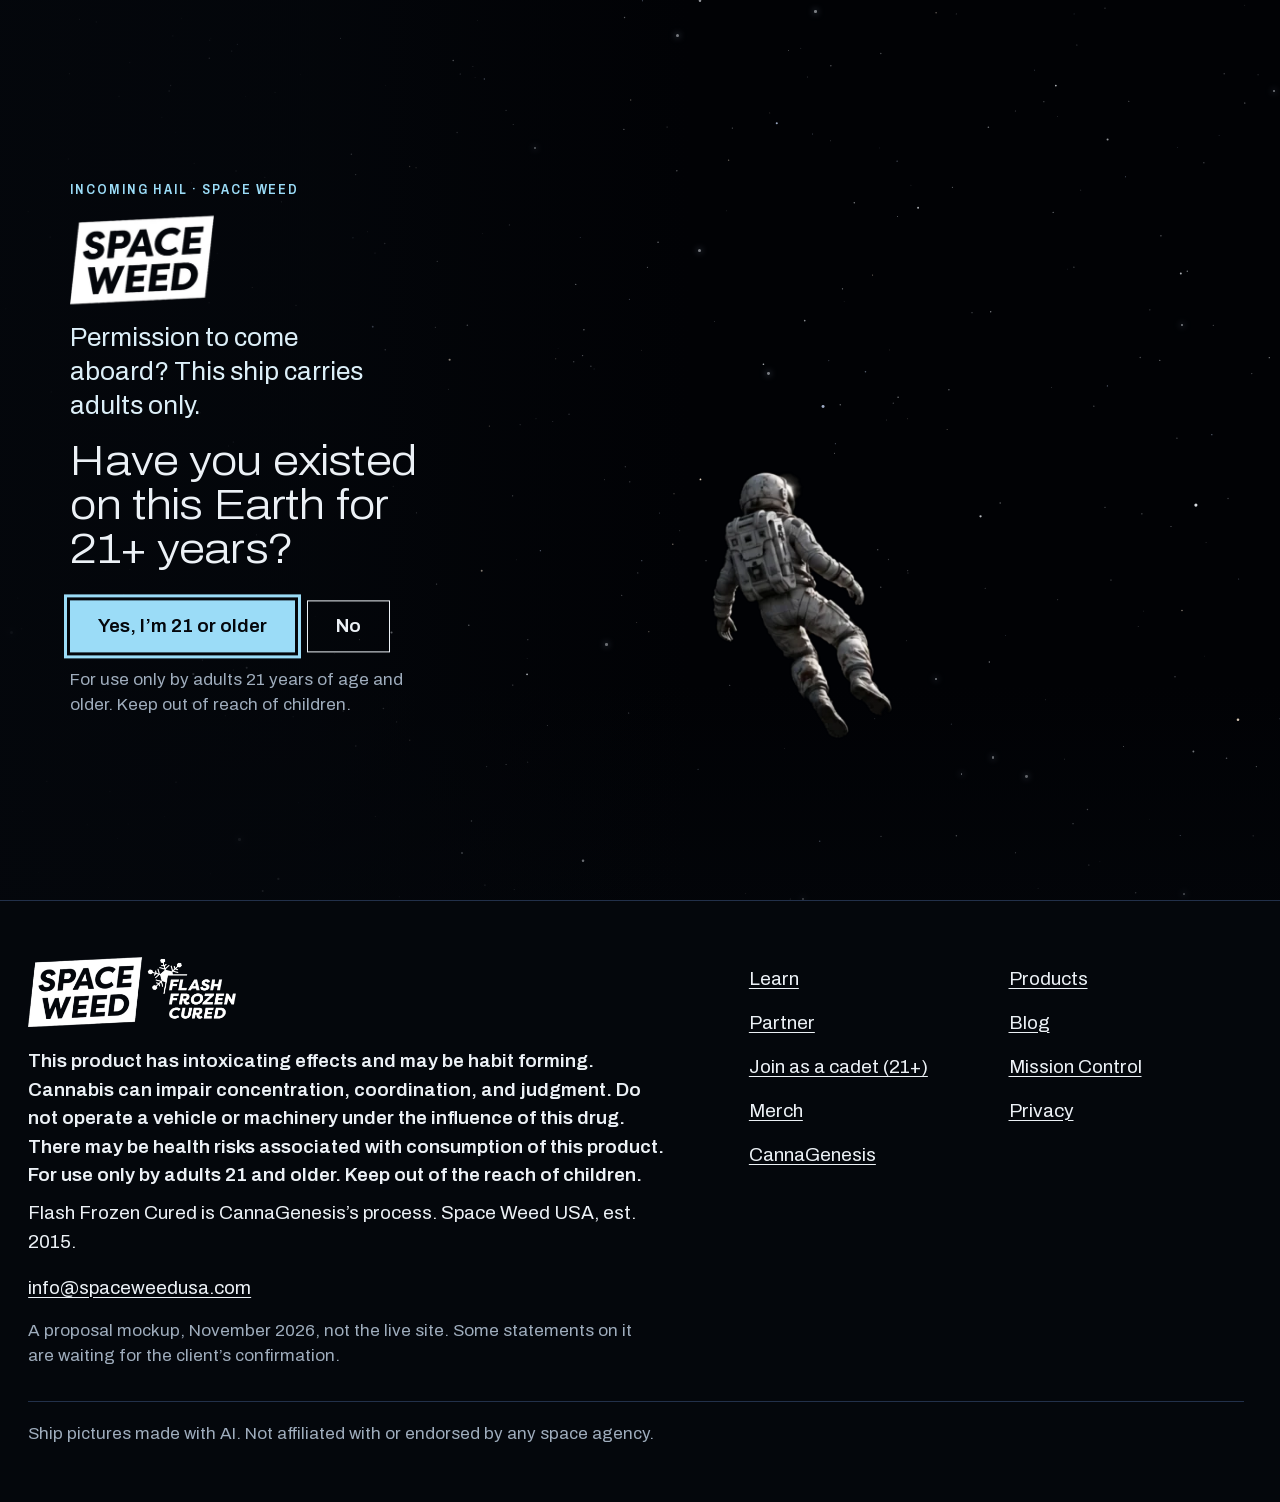
<file: products.html>
<!doctype html>
<html lang="en">
<head>
<meta charset="utf-8">
<meta name="viewport" content="width=device-width, initial-scale=1">
<title>Flower, Pre-Rolls and Capsules | Space Weed</title>
<meta name="description" content="Every Space Weed product starts as Flash Frozen Cured flower, frozen within an hour of harvest. See the flower, pre-rolls and capsules. For adults 21+.">
<meta name="robots" content="noindex">
<meta name="color-scheme" content="dark">
<meta name="theme-color" content="#04070C">
<meta http-equiv="Content-Security-Policy" content="default-src 'self'; img-src 'self' data:; media-src 'self'; style-src 'self'; script-src 'self'; font-src 'self'; form-action 'self' mailto:; base-uri 'self'; object-src 'none'">
<link rel="canonical" href="https://workflo17.github.io/spaceweed-site/products.html">
<meta property="og:type" content="website">
<meta property="og:title" content="Flower, Pre-Rolls and Capsules | Space Weed">
<meta property="og:description" content="Every Space Weed product starts as Flash Frozen Cured flower, frozen within an hour of harvest. See the flower, pre-rolls and capsules. For adults 21+.">
<meta property="og:image" content="https://workflo17.github.io/spaceweed-site/og.jpg">
<meta property="og:image:width" content="1200">
<meta property="og:image:height" content="630">
<meta name="twitter:card" content="summary_large_image">
<link rel="preload" href="assets/fonts/archivo.v2.woff2" as="font" type="font/woff2" crossorigin>
<link rel="preload" as="image" href="assets/img/jar-blueberry-1080.webp" imagesrcset="assets/img/jar-blueberry-600.webp 600w, assets/img/jar-blueberry-700.webp 700w, assets/img/jar-blueberry-1080.webp 1080w" imagesizes="(min-width: 960px) 42vw, 90vw" type="image/webp" fetchpriority="high">
<link rel="preload" as="image" href="assets/img/shell-cargo2-tall-900.webp" media="(max-aspect-ratio: 1/1)" type="image/webp" fetchpriority="high">
<link rel="preload" as="image" href="assets/img/shell-cargo2-1280.webp" media="(min-aspect-ratio: 1/1) and (max-width: 1280px)" type="image/webp" fetchpriority="high">
<link rel="preload" as="image" href="assets/img/shell-cargo2-1920.webp" media="(min-aspect-ratio: 1/1) and (min-width: 1281px)" type="image/webp" fetchpriority="high">
<link rel="expect" href="#vt-ready" blocking="render">
<link rel="stylesheet" href="assets/site.v1.css">
<link rel="stylesheet" href="assets/ship.v1.css">
<link rel="stylesheet" href="assets/line.v1.css"><link rel="stylesheet" href="assets/walks.v1.css"><link rel="stylesheet" href="assets/run-auto.v1.css">
<link rel="icon" href="assets/favicon.svg" type="image/svg+xml">
<link rel="apple-touch-icon" href="assets/apple-touch-icon.png">
<script src="assets/boot.v1.js"></script>
</head>
<body class="page-products">


<div class="grain" aria-hidden="true"></div>
<div class="progress" aria-hidden="true"></div>
<div class="hud" aria-hidden="true"><span class="hud__c hud__c--tl"></span><span class="hud__c hud__c--tr"></span><span class="hud__c hud__c--bl"></span><span class="hud__c hud__c--br"></span></div>
<div class="airlock" aria-hidden="true"><i class="airlock__l"><span class="airlock__frost"></span><span class="airlock__tag">Airlock · cycling</span></i><i class="airlock__r"><span class="airlock__frost"></span><span class="airlock__tag">21+</span></i></div>

<div class="gate" id="gate" role="dialog" aria-modal="true" aria-labelledby="gate-q" aria-describedby="gate-legal">
  <div class="gate__scrim" aria-hidden="true"></div>
  <div class="gate__panel">
    <span class="plate__c"></span>
    <p class="tag tag--ice gate__hail">At the airlock · <span translate="no">Space&nbsp;Weed</span></p>
    <picture><source type="image/webp" srcset="assets/img/wordmark-white-300.webp 300w, assets/img/wordmark-white-600.webp 600w" sizes="144px"><img class="gate__mark" src="assets/img/wordmark-white-300.png" alt="Space Weed" width="600" height="370"></picture>
    <p class="gate__invite">This ship carries adults only.</p>
    <h2 class="gate__q" id="gate-q">Have you existed on this Earth for 21+ years?</h2>
    <div class="gate__buttons">
      <button class="button" type="button" data-gate="yes"><span class="button__in">Yes, I’m 21&nbsp;or older</span></button>
      <button class="button button--quiet" type="button" data-gate="no"><span class="button__in">No</span></button>
    </div>
    <p class="gate__legal" id="gate-legal">For use only by adults 21&nbsp;years of age and older. Keep out of reach of children.</p>
    <div class="gate__denied" hidden>
      <p>You must be 21&nbsp;or older to visit this site.</p>
      <button class="textlink gate__back" type="button" data-gate="back">Back to the question</button>
    </div>
  </div>
  <p class="gate__status" aria-hidden="true">Earth from lunar orbit · NASA LRO</p>
</div>

<dialog class="comms" id="comms" aria-labelledby="comms-title">
  <form class="form plate" data-contact="info@spaceweedusa.com" method="post" action="mailto:info@spaceweedusa.com" enctype="text/plain">
  <span class="plate__c"></span>
  <div class="comms__bar"><p class="tag tag--ice">Mission Control</p><button class="textlink comms__close" type="button" data-comms-close>Close</button></div>
  <h2 class="sub comms__title" id="comms-title" tabindex="-1">Contact Us.</h2>
  <div class="form__row">
    <label for="d-email">Email <span class="small">(required)</span></label>
    <input id="d-email" name="email" type="email" autocomplete="email" inputmode="email" spellcheck="false" required>
  </div>
  <div class="form__row">
    <label for="d-phone">Phone</label>
    <input id="d-phone" name="phone" type="tel" autocomplete="tel" inputmode="tel">
  </div>
  <div class="form__pair2">
    <div class="form__row">
      <label for="d-first">First name</label>
      <input id="d-first" name="first" type="text" autocomplete="given-name" spellcheck="false">
    </div>
    <div class="form__row">
      <label for="d-last">Last name</label>
      <input id="d-last" name="last" type="text" autocomplete="family-name" spellcheck="false">
    </div>
  </div>
  <div class="form__row">
    <label for="d-about">How can we help?</label>
    <select id="d-about" name="about">
      <option value="">Choose one</option>
      <option>Where can I find Space Weed?</option>
      <option>I’m a budtender or a dispensary</option>
      <option>I’m a grower or producer interested in licensing</option>
      <option>Press</option>
      <option>Something else</option>
    </select>
  </div>
  <div class="form__row">
    <label for="d-message">Message</label>
    <textarea id="d-message" name="message" autocomplete="off"></textarea>
  </div>
  <button class="button" type="submit"><span class="button__in">Send</span></button>
  <p class="small form__note">The button opens the message in your own mail app; nothing is sent from this page. If nothing opens, write to <a href="mailto:info@spaceweedusa.com">info@spaceweedusa.com</a>.</p>
  <p class="small form__status" data-form-note role="status"></p>
</form>
</dialog>


<div class="deck" aria-hidden="true">
  <span class="deck__item deck__item--name"><span translate="no">Space&nbsp;Weed</span> · <span id="deck-name">Products</span></span>
  <span class="deck__item deck__item--where">Deck <span id="deck-where">01</span></span>
  <span class="deck__item">Voyage <span class="deck__num" id="deck-voyage">00</span>%</span>
  <span class="deck__item deck__item--stage">Stage <span id="deck-stage">--</span></span>
  <span class="deck__item deck__item--utc">UTC <span id="deck-utc">--:--</span></span>
  <span class="deck__item deck__item--age">21+</span>
  <span class="deck__led"></span>
</div>
<header class="hdr">
<div class="top">
  <a class="skip" href="#main">Skip to content</a>
  <a class="mark" href="index.html"><picture><source type="image/webp" srcset="assets/img/wordmark-white-300.webp 300w, assets/img/wordmark-white-600.webp 600w" sizes="78px"><img src="assets/img/wordmark-white-300.png" width="600" height="370" alt="Space Weed, home"></picture></a>
  <nav class="links" id="nav" popover aria-label="Main">
    <button class="menu-close" type="button" commandfor="nav" command="hide-popover">Close</button>
    <a href="process.html" >Learn</a>
    <a href="products.html" aria-current="page">Products</a>
    <a href="partner.html" >Partner</a>
    <a href="blog.html" >Blog</a>
    <a href="https://shopspaceweed.com" target="_blank" rel="noopener">Merch<span class="vh"> (opens the merch shop in a new tab)</span></a>
    <button class="motion-btn js-only" type="button" aria-pressed="true">Motion: on</button>
  </nav>
  <div class="top__right">
    <span class="top__age" aria-hidden="true">21+</span>
    <button class="motion-btn js-only" type="button" aria-pressed="true">Motion: on</button>
    <span class="button button--quiet top__action is-sealed" role="link" aria-disabled="true" title="Sealed for now"><span class="button__in">Where to find it <b class="seal">Classified</b></span></span>
    <button class="menu-btn" type="button" commandfor="nav" command="toggle-popover" aria-controls="nav" aria-expanded="false">Menu</button>
  </div>
</div>
</header>
<div class="reticle" aria-hidden="true"></div>
<nav class="scope" id="scope" aria-label="Page map"></nav>

<main id="main" tabindex="-1">
<noscript><p class="age wrap noscript-age">This site is for adults 21&nbsp;years of age and older. Keep out of reach of children.</p></noscript>
<div class="hold" aria-hidden="true">
  <img src="assets/img/milky-way-1200.webp" srcset="assets/img/milky-tall-760.webp 760w, assets/img/milky-way-1200.webp 1200w, assets/img/milky-way-2400.webp 2400w" sizes="100vw" width="2400" height="1200" alt="" fetchpriority="low" decoding="async">
  <span class="nugs"><img class="nug nug--8" src="assets/img/nug-b-480.webp" srcset="assets/img/nug-b-280.webp 168w, assets/img/nug-b-480.webp 287w, assets/img/nug-b-900.webp 539w" sizes="4vw" alt="" width="539" height="900" loading="lazy" fetchpriority="low" decoding="async"><img class="nug nug--7" src="assets/img/nug-a-480.webp" srcset="assets/img/nug-a-280.webp 226w, assets/img/nug-a-480.webp 387w, assets/img/nug-a-900.webp 726w" sizes="5vw" alt="" width="726" height="900" loading="lazy" fetchpriority="low" decoding="async"><img class="nug nug--6" src="assets/img/nug-c-480.webp" srcset="assets/img/nug-c-280.webp 280w, assets/img/nug-c-480.webp 480w, assets/img/nug-c-900.webp 696w" sizes="12vw" alt="" width="696" height="553" loading="lazy" fetchpriority="low" decoding="async"><img class="nug nug--5" src="assets/img/nug-b-480.webp" srcset="assets/img/nug-b-280.webp 168w, assets/img/nug-b-480.webp 287w, assets/img/nug-b-900.webp 539w" sizes="12vw" alt="" width="539" height="900" loading="lazy" fetchpriority="low" decoding="async"><img class="nug nug--4" src="assets/img/nug-a-480.webp" srcset="assets/img/nug-a-280.webp 226w, assets/img/nug-a-480.webp 387w, assets/img/nug-a-900.webp 726w" sizes="(max-aspect-ratio: 1/1) 16vw, 9vw" alt="" width="726" height="900" loading="lazy" fetchpriority="low" decoding="async"><img class="nug nug--3" src="assets/img/nug-c-480.webp" srcset="assets/img/nug-c-280.webp 280w, assets/img/nug-c-480.webp 480w, assets/img/nug-c-900.webp 696w" sizes="(max-aspect-ratio: 1/1) 26vw, 15vw" alt="" width="696" height="553" loading="lazy" fetchpriority="low" decoding="async"><img class="nug nug--2" src="assets/img/nug-b-480.webp" srcset="assets/img/nug-b-280.webp 168w, assets/img/nug-b-480.webp 287w, assets/img/nug-b-900.webp 539w" sizes="(max-aspect-ratio: 1/1) 26vw, 15vw" alt="" width="539" height="900" loading="lazy" fetchpriority="low" decoding="async"><img class="nug nug--1" src="assets/img/nug-a-480.webp" srcset="assets/img/nug-a-280.webp 226w, assets/img/nug-a-480.webp 387w, assets/img/nug-a-900.webp 726w" sizes="(max-aspect-ratio: 1/1) 40vw, 23vw" alt="" width="726" height="900" loading="lazy" fetchpriority="low" decoding="async"></span>
  <i class="shell shell--cargo"></i>
</div>
<section class="page-hatch grid intro intro--pic" aria-labelledby="intro-title">
  <p class="tag tag--ice intro__tag" data-type>Flower, Space Cones, Space Capsules</p>
  <h1 class="display intro__title" id="intro-title">What we make.</h1>
  <div class="intro__lede">
    <p class="lead">Every <span translate="no">Space&nbsp;Weed</span> product starts as Flash&nbsp;Frozen&nbsp;Cured flower: frozen within an hour of harvest, dried under vacuum, with over 80% of its water gone.</p>
    <p class="age">For adults 21+.</p>
    <a class="button" href="process.html" aria-label="Learn more about Flash Frozen Curing"><span class="button__in">Learn more</span></a>
  </div>
  <figure class="intro__pic">
    <picture>
      <source type="image/webp" srcset="assets/img/jar-blueberry-600.webp 600w, assets/img/jar-blueberry-700.webp 700w, assets/img/jar-blueberry-1080.webp 1080w" sizes="(min-width: 960px) 42vw, 90vw">
      <img src="assets/img/jar-blueberry-1080.png" srcset="assets/img/jar-blueberry-600.png 600w, assets/img/jar-blueberry-700.png 700w, assets/img/jar-blueberry-1080.png 1080w" sizes="(min-width: 960px) 42vw, 90vw" width="1080" height="1080" fetchpriority="high" alt="The Space Weed DJ Short Blueberry jar with its pink galaxy label, three green buds in front of it.">
    </picture>
  </figure>
</section>
<i id="vt-ready" hidden></i>

<!-- THE MANIFEST: a walk along the cargo bay past three display chambers, the client’s own product in each. On the walk the
     scene pins and the three plates rise over it, one at each window; still, it is the long view with the three products
     under it. -->
<section class="run run--words is-auto" data-run data-bulkhead="none" data-stations="Flower,Space Cones,Space Capsules" data-unit="Bay" aria-labelledby="products-title">
  <div class="run__track">
    <i class="run__stop"></i><i class="run__stop"></i><i class="run__stop"></i>
    <div class="run__stage">
      <figure class="gangway gangway--3 gangway--cargo" aria-hidden="true" data-line>
  <div class="gangway__view">
    <div class="gangway__world">
      <i class="gangway__floor"></i><i class="gangway__ceil"></i><i class="gangway__far"></i><i class="gangway__end"></i><i class="gangway__lead"></i>
      <i class="gangway__part gangway__part--1"></i><i class="gangway__part gangway__part--2"></i>
      <div class="gangway__bay gangway__bay--1">
  <img class="gangway__room" src="assets/img/inside-chamber-a-1280.webp" srcset="assets/img/inside-chamber-a-800.webp 800w, assets/img/inside-chamber-a-1280.webp 1280w" sizes="(max-width: 700px) 480px, 1280px" width="1280" height="714" alt="" loading="lazy" fetchpriority="low" decoding="async">
<i class="gangway__side"></i>
  <i class="gangway__dim"></i>
  <div class="gangway__hang"><img class="gangway__pic" src="assets/img/lit-jar-700.webp" srcset="assets/img/lit-jar-420.webp 420w, assets/img/lit-jar-700.webp 700w" sizes="(max-width: 700px) 140px, 440px" width="700" height="700" alt="" loading="lazy" fetchpriority="low" decoding="async"></div>
<i class="gangway__tube"></i>
  <img class="gangway__wall" src="assets/img/bay-cargo-a-1920.webp" srcset="assets/img/bay-cargo-a-800.webp 800w, assets/img/bay-cargo-a-1280.webp 1280w, assets/img/bay-cargo-a-1920.webp 1920w" sizes="(max-width: 700px) 420px, 1920px" width="1920" height="1072" alt="" loading="lazy" fetchpriority="low" decoding="async">
  <i class="gangway__glass"></i>
  <p class="gangway__name"><b>Bay 01</b><span>Flower</span></p>
  <i class="gangway__spill"></i>
</div>
<div class="gangway__bay gangway__bay--2">
  <img class="gangway__room" src="assets/img/inside-chamber-b-1280.webp" srcset="assets/img/inside-chamber-b-800.webp 800w, assets/img/inside-chamber-b-1280.webp 1280w" sizes="(max-width: 700px) 480px, 1280px" width="1280" height="714" alt="" loading="lazy" fetchpriority="low" decoding="async">
<i class="gangway__side"></i>
  <i class="gangway__dim"></i>
  <div class="gangway__hang"><img class="gangway__pic" src="assets/img/cut-cone-760.webp" srcset="assets/img/cut-cone-420.webp 420w, assets/img/cut-cone-760.webp 760w" sizes="(max-width: 700px) 140px, 460px" width="760" height="222" alt="" loading="lazy" fetchpriority="low" decoding="async"></div>
<i class="gangway__tube"></i>
  <img class="gangway__wall" src="assets/img/bay-cargo-b-1920.webp" srcset="assets/img/bay-cargo-b-800.webp 800w, assets/img/bay-cargo-b-1280.webp 1280w, assets/img/bay-cargo-b-1920.webp 1920w" sizes="(max-width: 700px) 420px, 1920px" width="1920" height="1072" alt="" loading="lazy" fetchpriority="low" decoding="async">
  <i class="gangway__glass"></i>
  <p class="gangway__name"><b>Bay 02</b><span>Space Cones</span></p>
  <i class="gangway__spill"></i>
</div>
<div class="gangway__bay gangway__bay--3">
  <img class="gangway__room" src="assets/img/inside-chamber-c-1280.webp" srcset="assets/img/inside-chamber-c-800.webp 800w, assets/img/inside-chamber-c-1280.webp 1280w" sizes="(max-width: 700px) 480px, 1280px" width="1280" height="714" alt="" loading="lazy" fetchpriority="low" decoding="async">
<i class="gangway__side"></i>
  <i class="gangway__dim"></i>
  <div class="gangway__hang"><img class="gangway__pic" src="assets/img/cut-capsule-760.webp" srcset="assets/img/cut-capsule-420.webp 420w, assets/img/cut-capsule-760.webp 760w" sizes="(max-width: 700px) 110px, 340px" width="760" height="271" alt="" loading="lazy" fetchpriority="low" decoding="async"></div>
<i class="gangway__tube"></i>
  <img class="gangway__wall" src="assets/img/bay-cargo-c-1920.webp" srcset="assets/img/bay-cargo-c-800.webp 800w, assets/img/bay-cargo-c-1280.webp 1280w, assets/img/bay-cargo-c-1920.webp 1920w" sizes="(max-width: 700px) 420px, 1920px" width="1920" height="1072" alt="" loading="lazy" fetchpriority="low" decoding="async">
  <i class="gangway__glass"></i>
  <p class="gangway__name"><b>Bay 03</b><span>Space Capsules</span></p>
  <i class="gangway__spill"></i>
</div>
      <i class="gangway__rail"></i>
    </div>
  </div>
  <p class="gangway__tag tag">The manifest<span class="gangway__more"> · three chambers in the bay</span></p>
  <p class="gangway__hud tag" data-hud></p>
</figure>
      <div class="run__aside">
        <div class="rail" role="group" aria-label="Jump to a bay" data-rail></div>
        <a class="textlink run__skip" href="#shelf-title">Skip to the jars</a>
      </div>
    </div>
    <div class="run__open">
      <div class="run__plate">
        <p class="tag" data-type>Cargo bay · manifest</p>
        <h2 class="head" id="products-title">Three products.</h2>
        <p class="lead">Flower, pre-rolls and capsules.</p>
      </div>
    </div>
    <ul class="cargo__bays manifest__bays run__words">
      <li class="bay run__word">
        <div class="run__plate">
          <picture>
            <source type="image/webp" srcset="assets/img/jar-open-700.webp 700w, assets/img/jar-open-800.webp 800w, assets/img/jar-open-1400.webp 1400w" sizes="(min-width: 600px) 30vw, 92vw">
            <img src="assets/img/jar-open-1400.jpg" srcset="assets/img/jar-open-700.jpg 700w, assets/img/jar-open-800.jpg 800w, assets/img/jar-open-1400.jpg 1400w" sizes="(min-width: 600px) 30vw, 92vw" width="1400" height="963" loading="lazy" decoding="async" alt="A closed Space Weed jar standing on white, with green buds inside it and beside it.">
          </picture>
          <h3 class="sub">Flower</h3>
          <p class="small"><span translate="no">Space&nbsp;Weed</span> is Flash&nbsp;Frozen&nbsp;Cured to preserve cannabis in its freshest state. Removing excess moisture also gives our flower a unique, soft texture, making it easy and fun to break apart; no grinder necessary!</p>
        </div>
      </li>
      <li class="bay run__word">
        <div class="run__plate">
          <picture>
            <source type="image/webp" srcset="assets/img/pre-rolls-600.webp 600w, assets/img/pre-rolls-700.webp 700w, assets/img/pre-rolls-1000.webp 1000w" sizes="(min-width: 600px) 30vw, 92vw">
            <img src="assets/img/pre-rolls-1000.jpg" srcset="assets/img/pre-rolls-600.jpg 600w, assets/img/pre-rolls-700.jpg 700w, assets/img/pre-rolls-1000.jpg 1000w" sizes="(min-width: 600px) 30vw, 92vw" width="1000" height="1000" loading="lazy" decoding="async" alt="Two Space Weed pre-rolls lying side by side, close up, with green flower visible at the ends.">
          </picture>
          <h3 class="sub">Space Cones</h3>
          <p class="small">Our space cones are filled with pre-ground flower. Because of the reduced water weight, a half-gram Space Cone looks like a full-gram joint from other brands. More flower, same size.</p>
        </div>
      </li>
      <li class="bay run__word">
        <div class="run__plate">
          <picture>
            <source type="image/webp" srcset="assets/img/capsule-500.webp 500w, assets/img/capsule-700.webp 700w, assets/img/capsule-800.webp 800w" sizes="(min-width: 600px) 30vw, 92vw">
            <img src="assets/img/capsule-800.jpg" srcset="assets/img/capsule-500.jpg 500w, assets/img/capsule-700.jpg 700w, assets/img/capsule-800.jpg 800w" sizes="(min-width: 600px) 30vw, 92vw" width="800" height="800" loading="lazy" decoding="async" alt="One clear capsule filled with green Space Weed flower, lying on white.">
          </picture>
          <h3 class="sub">Space Capsules</h3>
          <p class="small">Our flower capsules come in two varieties: activated and raw. Both versions are free of chemical solvents, sugar, and other additives.</p>
        </div>
      </li>
    </ul>
  </div>
</section>

<div class="bulkhead" aria-hidden="true"><span class="bulkhead__n">Deck 03</span><span class="bulkhead__rule"></span><span class="bulkhead__name">Cargo bay</span></div>
<section class="grid section shelf" aria-labelledby="shelf-title">
  <div class="shelf__head" data-reveal>
    <p class="tag" data-type>Cargo bay · in the jar</p>
    <h2 class="head" id="shelf-title">The real jar.</h2>
  </div>
  <figure class="shelf__pic plate" data-reveal>
    <span class="plate__c"></span>
    <picture>
      <source type="image/webp" srcset="assets/img/jar-gelato-600.webp 600w, assets/img/jar-gelato-900.webp 900w" sizes="(min-width: 960px) 40vw, 90vw">
      <img src="assets/img/jar-gelato-900.jpg" srcset="assets/img/jar-gelato-600.jpg 600w, assets/img/jar-gelato-900.jpg 900w" sizes="(min-width: 960px) 40vw, 90vw" width="900" height="1400" loading="lazy" decoding="async" alt="A clear Space Weed jar with a pink and purple galaxy label reading Lemon Cherry Gelato, full of green buds, standing on a wooden table.">
    </picture>
    <figcaption>The Lemon Cherry Gelato jar. The label is the product’s own.</figcaption>
  </figure>
  <figure class="shelf__pic plate" data-reveal>
    <span class="plate__c"></span>
    <picture>
      <source type="image/webp" srcset="assets/img/jar-daylight-600.webp 600w, assets/img/jar-daylight-900.webp 900w, assets/img/jar-daylight-1100.webp 1100w" sizes="(min-width: 960px) 40vw, 90vw">
      <img src="assets/img/jar-daylight-900.jpg" srcset="assets/img/jar-daylight-600.jpg 600w, assets/img/jar-daylight-900.jpg 900w, assets/img/jar-daylight-1100.jpg 1100w" sizes="(min-width: 960px) 40vw, 90vw" width="900" height="909" loading="lazy" decoding="async" alt="The same Space Weed jar outdoors on a weathered wooden rail, green foliage out of focus behind it.">
    </picture>
    <figcaption>The same jar in daylight.</figcaption>
  </figure>
</section>

<div class="bulkhead" aria-hidden="true"><span class="bulkhead__n">Deck 04</span><span class="bulkhead__rule"></span><span class="bulkhead__name"></span></div>
<section class="grid section pair" aria-labelledby="jar-title">
    <figure class="pair__a plate" data-reveal>
      <span class="plate__c"></span>
      <picture>
        <source type="image/webp" srcset="assets/img/same-weight-buds-660.webp">
        <img src="assets/img/same-weight-buds-660.jpg" width="660" height="290" loading="lazy" decoding="async" alt="Two buds side by side on white: the hang-dried bud on the left is smaller and darker, the Flash Frozen Cured bud on the right is larger and brighter green.">
      </picture>
      <figcaption>Two buds of the same strain, harvested the same day, the same weight on the scale. The left one was hang-dried, the right one Flash&nbsp;Frozen&nbsp;Cured.</figcaption>
    </figure>
    <div class="pair__b" data-reveal>
      <h2 class="head" id="jar-title">Same weight. Twice the jar.</h2>
      <p>Flash&nbsp;Frozen&nbsp;Curing removes over 80% of the water weight. A gram of <span translate="no">Space&nbsp;Weed</span> fills the jar like two.</p>
      <div class="actions">
        <a class="textlink" href="partner.html#stores-title">Carry it in your dispensary</a>
      </div>
    </div>
</section>

<nav class="grid section exits" aria-labelledby="exits-tag">
  <p class="tag exits__tag" id="exits-tag">Where next</p>
  <ul class="exits__list">
      <li><a class="door door--inline" href="process.html"><span class="door__frame"><span class="door__glass"></span><span class="door__seam"></span></span><span class="door__name tag tag--ice">Enter · Learn</span></a></li>
      <li><a class="door door--inline" href="partner.html"><span class="door__frame"><span class="door__glass"></span><span class="door__seam"></span></span><span class="door__name tag tag--ice">Enter · Partner</span></a></li>
      <li><a class="door door--inline" href="contact.html" data-comms><span class="door__frame"><span class="door__glass"></span><span class="door__seam"></span></span><span class="door__name tag tag--ice">Enter · Mission Control</span></a></li>
  </ul>
</nav>

</main>

<footer class="foot">
  <div class="foot__grid">
    <picture class="foot__mark"><source type="image/webp" srcset="assets/img/lockup-white-800.webp"><img src="assets/img/lockup-white-800.png" width="800" height="270" loading="lazy" decoding="async" alt="Space Weed, Flash Frozen Cured"></picture>
    <div class="foot__text">
      <p class="foot__rule">This product has intoxicating effects and may be habit forming. Cannabis can impair concentration, coordination, and judgment. Do not operate a vehicle or machinery under the influence of this drug. There may be health risks associated with consumption of this product. For use only by adults 21 and older. Keep out of the reach of children.</p>
      <p>Flash&nbsp;Frozen&nbsp;Cured is CannaGenesis’s process. <span translate="no">Space&nbsp;Weed USA</span>, est. 2015.</p>
      <p><a href="mailto:info@spaceweedusa.com">info@spaceweedusa.com</a></p>
      <p class="small">A proposal mockup, November 2026, not the live site. Some statements on it are waiting for the client’s confirmation.</p>
    </div>
    <ul class="foot__links">
      <li><a href="process.html">Learn</a></li>
      <li><a href="products.html">Products</a></li>
      <li><a href="partner.html">Partner</a></li>
      <li><a href="blog.html">Blog</a></li>
      <li><a href="classified.html">Join as a cadet (21+)</a></li>
      <li><a href="contact.html" data-comms>Mission Control</a></li>
      <li><a href="https://shopspaceweed.com" target="_blank" rel="noopener">Merch<span class="vh"> (opens the merch shop in a new tab)</span></a></li>
      <li><a href="privacy.html">Privacy</a></li>
      <li><a href="https://www.cannagenesis.com/">CannaGenesis<span class="sr"> (a separate site)</span></a></li>
    </ul>
    <div class="foot__credits">
      <p class="foot__agency small">Ship pictures made with AI. Space pictures: NASA, ESA/Webb, ESO. Not affiliated with or endorsed by any space agency.</p>
      <p class="foot__credit small">The Milky Way: <a href="https://www.eso.org/public/images/eso0932a/">ESO/S. Brunier</a>, <a href="https://creativecommons.org/licenses/by/4.0/">CC BY 4.0</a>, cropped and dimmed.</p>
    </div>
  </div>
</footer>

<script src="assets/run-auto.v1.js" defer></script>
<script src="assets/contact-form.v1.js" defer></script>
<script src="assets/site.v1.js" defer></script>

</body>
</html>
</file>
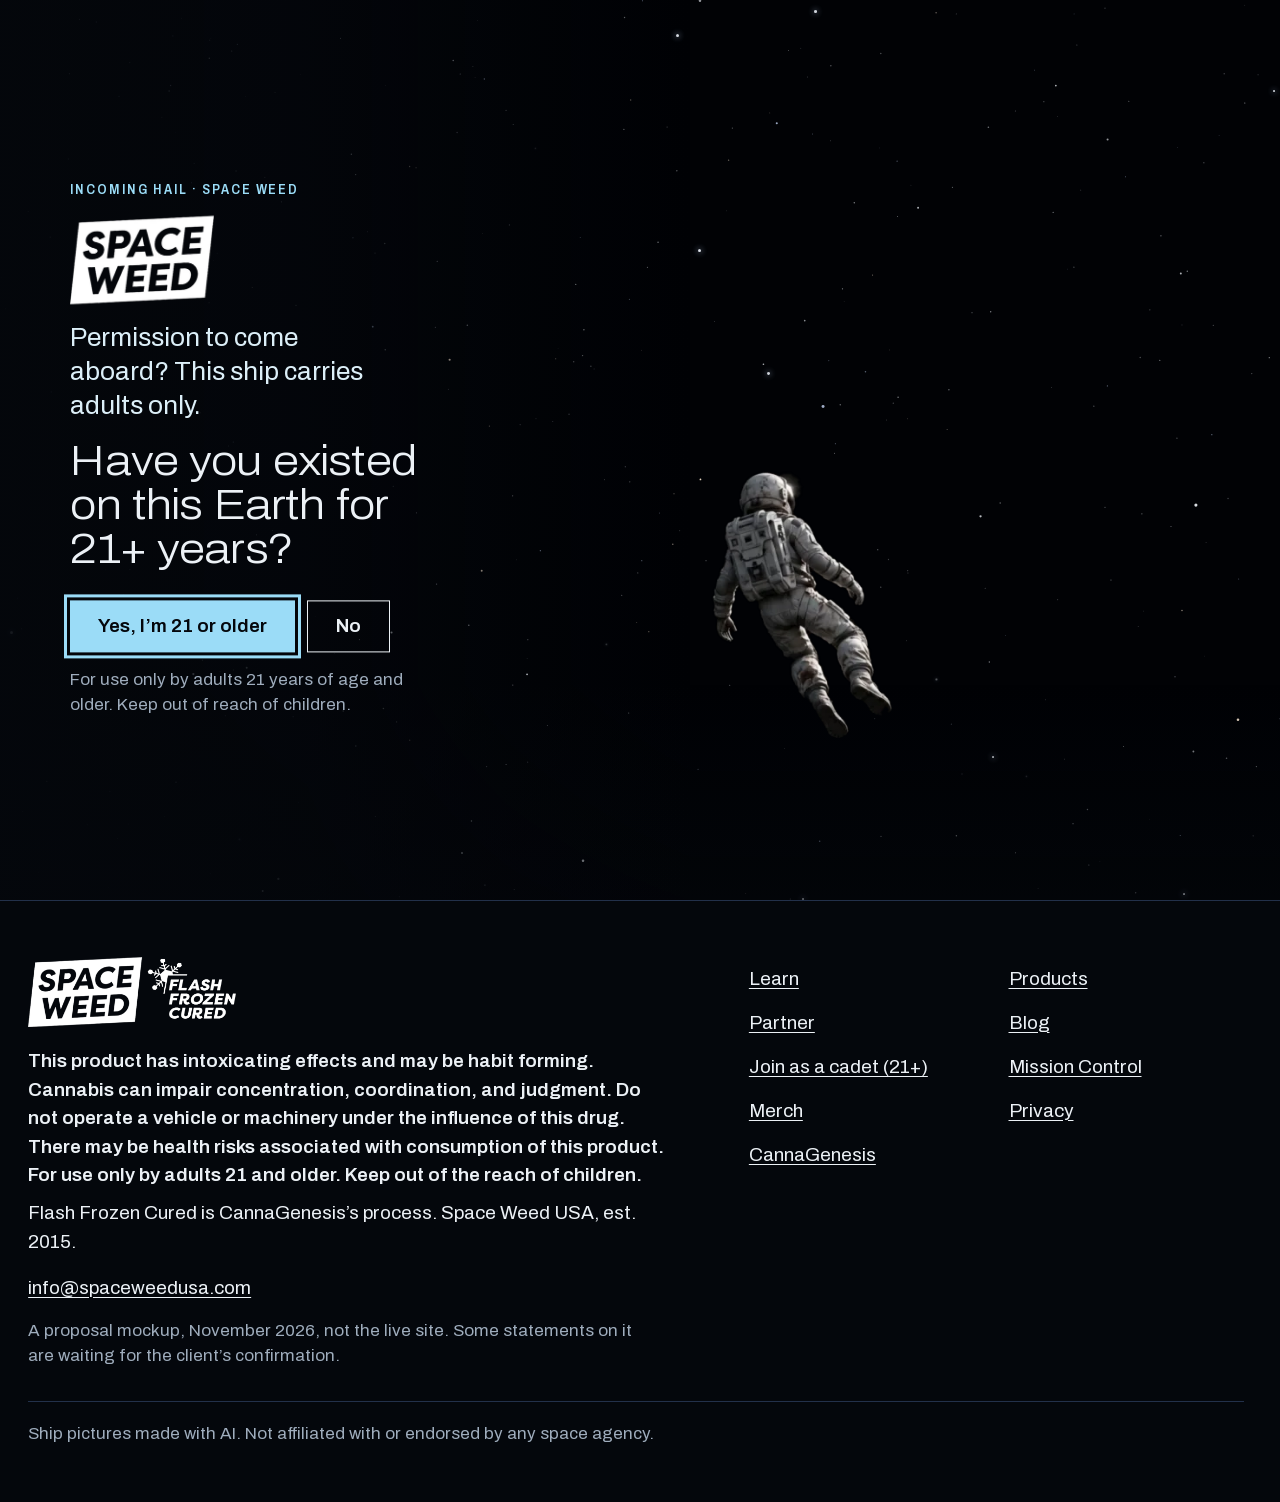
<file: voyage.html>
<!doctype html>
<html lang="en">
<head>
<meta charset="utf-8">
<meta name="viewport" content="width=device-width, initial-scale=1">
<title>Space Weed | Flash Frozen Cured Cannabis Flower</title>
<meta name="description" content="Frozen within an hour of harvest, then dried under vacuum, so a gram fills the jar like two. Space Weed flower, at licensed dispensaries. 21+.">
<meta name="robots" content="noindex">
<meta name="color-scheme" content="dark">
<meta name="theme-color" content="#080C14">
<meta http-equiv="Content-Security-Policy" content="default-src 'self'; img-src 'self' data:; media-src 'self'; style-src 'self'; script-src 'self'; font-src 'self'; form-action 'self' mailto:; base-uri 'self'; object-src 'none'">
<link rel="canonical" href="https://workflo17.github.io/spaceweed-site/">
<meta property="og:type" content="website">
<meta property="og:title" content="Space Weed | Flash Frozen Cured Cannabis Flower">
<meta property="og:description" content="Frozen within an hour of harvest, then dried under vacuum, so a gram fills the jar like two. Space Weed flower, at licensed dispensaries. 21+.">
<meta property="og:image" content="https://workflo17.github.io/spaceweed-site/og.jpg">
<meta property="og:image:width" content="1200">
<meta property="og:image:height" content="630">
<meta name="twitter:card" content="summary_large_image">
<link rel="preload" href="assets/fonts/archivo.v2.woff2" as="font" type="font/woff2" crossorigin>
<link rel="preload" as="image" href="assets/clip/aurora-poster-960.jpg" imagesrcset="assets/clip/aurora-poster-960.jpg 960w, assets/clip/aurora-poster.jpg 1920w" imagesizes="100vw" fetchpriority="high"><link rel="preload" as="image" href="assets/img/bud-macro-cut-800.webp" imagesrcset="assets/img/bud-macro-cut-600.webp 600w, assets/img/bud-macro-cut-800.webp 800w, assets/img/bud-macro-cut-1080.webp 1080w" imagesizes="(min-width: 960px) 52vw, 74vw" type="image/webp">
<link rel="preload" as="image" href="assets/img/shell-flight-tall-900.webp" media="(max-aspect-ratio: 1/1)" type="image/webp" fetchpriority="high">
<link rel="preload" as="image" href="assets/img/shell-flight-1280.webp" media="(min-aspect-ratio: 1/1) and (max-width: 1280px)" type="image/webp" fetchpriority="high">
<link rel="preload" as="image" href="assets/img/shell-flight-1920.webp" media="(min-aspect-ratio: 1/1) and (min-width: 1281px)" type="image/webp" fetchpriority="high">
<link rel="expect" href="#vt-ready" blocking="render">
<link rel="stylesheet" href="assets/site.v1.css">
<link rel="stylesheet" href="assets/ship.v1.css">
<link rel="stylesheet" href="assets/line.v1.css">
<link rel="icon" href="assets/favicon.svg" type="image/svg+xml">
<link rel="apple-touch-icon" href="assets/apple-touch-icon.png">
<script src="assets/boot.v1.js"></script>
</head>
<body class="page-home">


<div class="grain" aria-hidden="true"></div>
<div class="progress" aria-hidden="true"></div>
<div class="hud" aria-hidden="true"><span class="hud__c hud__c--tl"></span><span class="hud__c hud__c--tr"></span><span class="hud__c hud__c--bl"></span><span class="hud__c hud__c--br"></span></div>
<div class="airlock" aria-hidden="true"><i class="airlock__l"><span class="airlock__frost"></span><span class="airlock__tag">Airlock · cycling</span></i><i class="airlock__r"><span class="airlock__frost"></span><span class="airlock__tag">21+</span></i></div>

<div class="gate" id="gate" role="dialog" aria-modal="true" aria-labelledby="gate-q" aria-describedby="gate-legal">
  <div class="gate__scrim" aria-hidden="true"></div>
  <div class="gate__beam" aria-hidden="true"></div>
  <div class="gate__panel">
    <span class="plate__c"></span>
    <p class="tag tag--ice gate__hail">Incoming hail · <span translate="no">Space&nbsp;Weed</span></p>
    <picture><source type="image/webp" srcset="assets/img/wordmark-white-300.webp 300w, assets/img/wordmark-white-600.webp 600w" sizes="144px"><img class="gate__mark" src="assets/img/wordmark-white-300.png" alt="Space Weed" width="600" height="370"></picture>
    <p class="gate__invite">Permission to come aboard? This ship carries adults only.</p>
    <h2 class="gate__q" id="gate-q">Have you existed on this Earth for 21+ years?</h2>
    <div class="gate__buttons">
      <button class="button" type="button" data-gate="yes"><span class="button__in">Yes, I’m 21&nbsp;or older</span></button>
      <button class="button button--quiet" type="button" data-gate="no"><span class="button__in">No</span></button>
    </div>
    <p class="gate__legal" id="gate-legal">For use only by adults 21&nbsp;years of age and older. Keep out of reach of children.</p>
    <div class="gate__denied" hidden>
      <p>You must be 21&nbsp;or older to visit this site.</p>
      <button class="textlink gate__back" type="button" data-gate="back">Back to the question</button>
    </div>
  </div>
  <p class="gate__status" aria-hidden="true"><span class="gate__led"></span><span data-gate-status>Transporter · standing by</span></p>
</div>

<div class="deck" aria-hidden="true">
  <span class="deck__item deck__item--name"><span translate="no">Space&nbsp;Weed</span> · <span id="deck-name">Flight deck</span></span>
  <span class="deck__item deck__item--where">Deck <span id="deck-where">01</span></span>
  <span class="deck__item">Voyage <span class="deck__num" id="deck-voyage">00</span>%</span>
  <span class="deck__item deck__item--stage">Stage <span id="deck-stage">—</span></span>
  <span class="deck__item deck__item--utc">UTC <span id="deck-utc">--:--</span></span>
  <span class="deck__item deck__item--age">21+</span>
  <span class="deck__led"></span>
</div>
<header class="hdr">
<div class="top">
  <a class="skip" href="#main">Skip to content</a>
  <a class="mark" href="index.html"><picture><source type="image/webp" srcset="assets/img/wordmark-white-300.webp 300w, assets/img/wordmark-white-600.webp 600w" sizes="78px"><img src="assets/img/wordmark-white-300.png" width="600" height="370" alt="Space Weed, home"></picture></a>
  <nav class="links" id="nav" popover aria-label="Main">
    <button class="menu-close" type="button" commandfor="nav" command="hide-popover">Close</button>
    <a href="process.html" >How it works</a>
    <a href="products.html" >Products</a>
    <a href="partner.html" >Partner</a>
    <a href="contact.html" >Mission Control</a>
    <button class="motion-btn js-only" type="button" aria-pressed="true">Motion: on</button>
  </nav>
  <div class="top__right">
    <span class="top__age" aria-hidden="true">21+</span>
    <button class="motion-btn js-only" type="button" aria-pressed="true">Motion: on</button>
    <span class="button button--quiet top__action is-sealed" role="link" aria-disabled="true" title="Sealed for now"><span class="button__in">Where to find it <b class="seal">Classified</b></span></span>
    <button class="menu-btn" type="button" commandfor="nav" command="toggle-popover" aria-controls="nav" aria-expanded="false">Menu</button>
  </div>
</div>
</header>
<div class="reticle" aria-hidden="true"></div>
<nav class="scope" id="scope" aria-label="Page map"></nav>

<main id="main" tabindex="-1">
<noscript><p class="age wrap noscript-age">This site is for adults 21&nbsp;years of age and older. Keep out of reach of children.</p></noscript>
<!-- DECK 01 · FLIGHT DECK: the forward window, the flower on approach, the command plate -->
<section class="room room--bridge hero" id="bridge" data-deck="Flight deck" aria-labelledby="hero-title">
  <div class="room__window hero__sky" aria-hidden="true">
    <img src="assets/clip/aurora-poster-960.jpg" srcset="assets/clip/aurora-poster-960.jpg 960w, assets/clip/aurora-poster.jpg 1920w" sizes="100vw" width="1920" height="1080" alt="" fetchpriority="high" decoding="async">
    <video data-sky muted loop playsinline preload="none" poster="assets/clip/aurora-poster-960.jpg" width="1920" height="1080" tabindex="-1">
      <source src="assets/clip/aurora.webm" type="video/webm">
      <source src="assets/clip/aurora.mp4" type="video/mp4">
    </video>
    <span class="fg fg--wing"><picture><source type="image/webp" srcset="assets/img/fg-wing-640.webp 640w, assets/img/fg-wing-914.webp 914w" sizes="(min-width: 600px) 60vw, 80vw"><img src="assets/img/fg-wing-914.png" srcset="assets/img/fg-wing-640.png 640w, assets/img/fg-wing-914.png 914w" sizes="(min-width: 600px) 60vw, 80vw" width="914" height="550" alt="" loading="lazy" fetchpriority="low" decoding="async"></picture></span>
  </div>
  <p class="room__label" aria-hidden="true">Window 01 · forward · aurora australis from the ISS, 17 Aug 2022 · NASA</p>
  <figure class="hero__pic">
    <picture>
      <source type="image/webp" srcset="assets/img/bud-macro-cut-600.webp 600w, assets/img/bud-macro-cut-800.webp 800w, assets/img/bud-macro-cut-1080.webp 1080w" sizes="(min-width: 960px) 52vw, 74vw">
      <img src="assets/img/bud-macro-cut-1080.png" srcset="assets/img/bud-macro-cut-600.png 600w, assets/img/bud-macro-cut-800.png 800w, assets/img/bud-macro-cut-1080.png 1080w" sizes="(min-width: 960px) 52vw, 74vw" width="1080" height="1080" alt="One Space Weed bud in close-up: pale green, covered in fine hairs, purple at the leaf tips, in front of the aurora.">
    </picture>
    <span class="lock" aria-hidden="true"><i class="lock__c"></i><i class="lock__c"></i><i class="lock__c"></i><i class="lock__c"></i><span class="lock__tag tag tag--ice">Object · <span translate="no">Space&nbsp;Weed</span> flower · Flash&nbsp;Frozen&nbsp;Cured</span></span>
  </figure>
  <i class="shell shell--flight" aria-hidden="true"></i>
  <div class="hero__text room__content plate">
    <span class="plate__c"></span>
    <p class="tag tag--ice hero__tag" data-type>Flight deck · welcome aboard</p>
    <h1 class="display hero__title" id="hero-title"><span class="line line--1"><span>Flower dried</span></span> <span class="line line--2"><span>under vacuum.</span></span></h1>
    <p class="lead hero__lede">We freeze flower within an hour of harvest and dry it under vacuum, so a gram fills the jar like two.</p>
    <p class="age hero__age">For adults 21+.</p>
    <div class="actions">
      <a class="button" href="find.html"><span class="button__in">Where to find it</span></a>
      <a class="textlink" href="#cargo">Walk the ship</a>
    </div>
  </div>
</section>
<i id="vt-ready" hidden></i>

<!-- BULKHEAD 01: the camera turns from the forward window to the flight deck’s side wall and goes through the iris into the cargo bay -->
<div class="travel travel--walk travel--ring" aria-hidden="true">
  <div class="travel__stage">
    <div class="pass">
      <div class="pass__world">
        <div class="pass__box pass__box--from pass--flight">
          <i class="pass__top"></i><i class="pass__bot"></i>
          <div class="travel__a"><img class="travel__pic" src="assets/clip/aurora-poster-960.jpg" srcset="assets/clip/aurora-poster-960.jpg 960w, assets/clip/aurora-poster.jpg 1920w" sizes="100vw" width="1920" height="1080" alt="" loading="lazy" decoding="async"><span class="fg fg--wing"><picture><source type="image/webp" srcset="assets/img/fg-wing-640.webp 640w, assets/img/fg-wing-914.webp 914w" sizes="(min-width: 600px) 60vw, 80vw"><img src="assets/img/fg-wing-914.png" srcset="assets/img/fg-wing-640.png 640w, assets/img/fg-wing-914.png 914w" sizes="(min-width: 600px) 60vw, 80vw" width="914" height="550" alt="" loading="lazy" decoding="async"></picture></span><img class="pass__flower" src="assets/img/bud-macro-cut-1080.webp" srcset="assets/img/bud-macro-cut-600.webp 600w, assets/img/bud-macro-cut-800.webp 800w, assets/img/bud-macro-cut-1080.webp 1080w" sizes="(min-width: 960px) 52vw, 74vw" width="1080" height="1080" alt="" loading="lazy" decoding="async"><i class="shell shell--flight"></i></div>
          <div class="pass__wall"><span class="pass__iris"><i class="pass__blade"></i><i class="pass__blade"></i><i class="pass__blade"></i><i class="pass__blade"></i><i class="pass__blade"></i><i class="pass__blade"></i><i class="pass__blade"></i><i class="pass__blade"></i></span><span class="pass__door"><i class="pass__leaf pass__leaf--l"></i><i class="pass__leaf pass__leaf--r"></i></span><i class="pass__plate"></i><i class="pass__corner"></i></div>
        </div>
        <div class="pass__box pass__box--to pass--cargo">
          <i class="pass__top"></i><i class="pass__bot"></i><i class="pass__side pass__side--l"></i><i class="pass__side pass__side--r"></i>
          <div class="travel__b"><img class="travel__pic" src="assets/img/milky-way-1200.webp" srcset="assets/img/milky-tall-760.webp 760w, assets/img/milky-way-1200.webp 1200w, assets/img/milky-way-2400.webp 2400w" sizes="100vw" width="2400" height="1200" alt="" loading="lazy" decoding="async"><span class="nugs"><img class="nug nug--8" src="assets/img/nug-b-480.webp" srcset="assets/img/nug-b-280.webp 168w, assets/img/nug-b-480.webp 287w, assets/img/nug-b-900.webp 539w" sizes="4vw" alt="" width="539" height="900" loading="lazy" fetchpriority="low" decoding="async"><img class="nug nug--7" src="assets/img/nug-a-480.webp" srcset="assets/img/nug-a-280.webp 226w, assets/img/nug-a-480.webp 387w, assets/img/nug-a-900.webp 726w" sizes="5vw" alt="" width="726" height="900" loading="lazy" fetchpriority="low" decoding="async"><img class="nug nug--6" src="assets/img/nug-c-480.webp" srcset="assets/img/nug-c-280.webp 280w, assets/img/nug-c-480.webp 480w, assets/img/nug-c-900.webp 696w" sizes="12vw" alt="" width="696" height="553" loading="lazy" fetchpriority="low" decoding="async"><img class="nug nug--5" src="assets/img/nug-b-480.webp" srcset="assets/img/nug-b-280.webp 168w, assets/img/nug-b-480.webp 287w, assets/img/nug-b-900.webp 539w" sizes="12vw" alt="" width="539" height="900" loading="lazy" fetchpriority="low" decoding="async"><img class="nug nug--4" src="assets/img/nug-a-480.webp" srcset="assets/img/nug-a-280.webp 226w, assets/img/nug-a-480.webp 387w, assets/img/nug-a-900.webp 726w" sizes="(max-aspect-ratio: 1/1) 16vw, 9vw" alt="" width="726" height="900" loading="lazy" fetchpriority="low" decoding="async"><img class="nug nug--3" src="assets/img/nug-c-480.webp" srcset="assets/img/nug-c-280.webp 280w, assets/img/nug-c-480.webp 480w, assets/img/nug-c-900.webp 696w" sizes="(max-aspect-ratio: 1/1) 26vw, 15vw" alt="" width="696" height="553" loading="lazy" fetchpriority="low" decoding="async"><img class="nug nug--2" src="assets/img/nug-b-480.webp" srcset="assets/img/nug-b-280.webp 168w, assets/img/nug-b-480.webp 287w, assets/img/nug-b-900.webp 539w" sizes="(max-aspect-ratio: 1/1) 26vw, 15vw" alt="" width="539" height="900" loading="lazy" fetchpriority="low" decoding="async"><img class="nug nug--1" src="assets/img/nug-a-480.webp" srcset="assets/img/nug-a-280.webp 226w, assets/img/nug-a-480.webp 387w, assets/img/nug-a-900.webp 726w" sizes="(max-aspect-ratio: 1/1) 40vw, 23vw" alt="" width="726" height="900" loading="lazy" fetchpriority="low" decoding="async"></span><i class="shell shell--cargo"></i></div>
        </div>
      </div>
    </div>
    <span class="travel__tag tag">Bulkhead 01 · <span class="travel__how">iris · </span>to the cargo bay</span>
  </div>
</div>

<!-- DECK 02 · CARGO BAY: space through the great window with the flower adrift in it, the one thing, the checked facts, the jar, what we make, what you’ll notice -->
<section class="room room--cargo" id="cargo" data-deck="Cargo bay" aria-labelledby="proof-title">
  <div class="room__window" aria-hidden="true">
    <img src="assets/img/milky-way-1200.webp" srcset="assets/img/milky-tall-760.webp 760w, assets/img/milky-way-1200.webp 1200w, assets/img/milky-way-2400.webp 2400w" sizes="100vw" width="2400" height="1200" alt="" loading="lazy" decoding="async">
    <span class="nugs"><img class="nug nug--8" src="assets/img/nug-b-480.webp" srcset="assets/img/nug-b-280.webp 168w, assets/img/nug-b-480.webp 287w, assets/img/nug-b-900.webp 539w" sizes="4vw" alt="" width="539" height="900" loading="lazy" fetchpriority="low" decoding="async"><img class="nug nug--7" src="assets/img/nug-a-480.webp" srcset="assets/img/nug-a-280.webp 226w, assets/img/nug-a-480.webp 387w, assets/img/nug-a-900.webp 726w" sizes="5vw" alt="" width="726" height="900" loading="lazy" fetchpriority="low" decoding="async"><img class="nug nug--6" src="assets/img/nug-c-480.webp" srcset="assets/img/nug-c-280.webp 280w, assets/img/nug-c-480.webp 480w, assets/img/nug-c-900.webp 696w" sizes="12vw" alt="" width="696" height="553" loading="lazy" fetchpriority="low" decoding="async"><img class="nug nug--5" src="assets/img/nug-b-480.webp" srcset="assets/img/nug-b-280.webp 168w, assets/img/nug-b-480.webp 287w, assets/img/nug-b-900.webp 539w" sizes="12vw" alt="" width="539" height="900" loading="lazy" fetchpriority="low" decoding="async"><img class="nug nug--4" src="assets/img/nug-a-480.webp" srcset="assets/img/nug-a-280.webp 226w, assets/img/nug-a-480.webp 387w, assets/img/nug-a-900.webp 726w" sizes="(max-aspect-ratio: 1/1) 16vw, 9vw" alt="" width="726" height="900" loading="lazy" fetchpriority="low" decoding="async"><img class="nug nug--3" src="assets/img/nug-c-480.webp" srcset="assets/img/nug-c-280.webp 280w, assets/img/nug-c-480.webp 480w, assets/img/nug-c-900.webp 696w" sizes="(max-aspect-ratio: 1/1) 26vw, 15vw" alt="" width="696" height="553" loading="lazy" fetchpriority="low" decoding="async"><img class="nug nug--2" src="assets/img/nug-b-480.webp" srcset="assets/img/nug-b-280.webp 168w, assets/img/nug-b-480.webp 287w, assets/img/nug-b-900.webp 539w" sizes="(max-aspect-ratio: 1/1) 26vw, 15vw" alt="" width="539" height="900" loading="lazy" fetchpriority="low" decoding="async"><img class="nug nug--1" src="assets/img/nug-a-480.webp" srcset="assets/img/nug-a-280.webp 226w, assets/img/nug-a-480.webp 387w, assets/img/nug-a-900.webp 726w" sizes="(max-aspect-ratio: 1/1) 40vw, 23vw" alt="" width="726" height="900" loading="lazy" fetchpriority="low" decoding="async"></span>
    <i class="shell shell--cargo"></i>
  </div>
  <p class="room__label" aria-hidden="true">Window 02 · <span translate="no">Space&nbsp;Weed</span> adrift in the Milky Way · ESO/S. Brunier</p>
  <div class="room__content cargo">
    <div class="cargo__proof plate" data-reveal>
      <span class="plate__c"></span>
      <p class="tag" data-type>Cargo bay · the one thing</p>
      <h2 class="head" id="proof-title">2x more bud. Same weight.</h2>
      <p class="statement">Most cannabis is dried by hanging for weeks. <span translate="no">Space&nbsp;Weed</span> is frozen within an hour of harvest and dried under vacuum.</p>
      <p>Flash&nbsp;Frozen&nbsp;Curing removes excess moisture from the bud. Since water is so heavy, <span translate="no">Space&nbsp;Weed</span> has twice the volume of hang-dried flower.</p>
      <ul class="proof__facts" aria-label="The checked facts">
        <li class="fact"><span class="fact__n mono">1 h</span><span class="tag">frozen within an hour</span></li>
        <li class="fact"><span class="fact__n mono">80%</span><span class="tag">of the water gone</span></li>
        <li class="fact"><span class="fact__n mono">2x</span><span class="tag">the volume in the jar</span></li>
        <li class="fact"><span class="fact__n mono">4</span><span class="tag">issued US patents</span></li>
      </ul>
    </div>
    <figure class="cargo__port">
      <div class="port">
        <span class="port__bolt"></span><span class="port__bolt"></span><span class="port__bolt"></span><span class="port__bolt"></span>
        <div class="port__glass">
          <picture>
            <source type="image/webp" srcset="assets/img/same-weight-jars-800.webp">
            <img src="assets/img/same-weight-jars-800.jpg" width="800" height="800" loading="lazy" decoding="async" alt="Two clear jars side by side, holding the same weight of flower. The Space Weed jar on the left is full to the lid; the jar of conventionally cured flower on the right is well under half full.">
          </picture>
        </div>
      </div>
      <figcaption>The same weight in each jar. <span translate="no">Space&nbsp;Weed</span> on the left, conventionally cured on the right.</figcaption>
    </figure>
    <div class="cargo__hold" data-reveal>
      <p class="tag" data-type>Cargo bay · what we make</p>
      <ul class="cargo__bays" aria-label="What we make">
        <li class="bay"><picture><source type="image/webp" srcset="assets/img/jar-open-700.webp"><img src="assets/img/jar-open-700.jpg" width="700" height="482" loading="lazy" decoding="async" alt="A closed Space Weed jar standing on white, with green buds inside it and beside it."></picture><span class="sub">Flower</span><span class="small">Our flower is different from other brands because it’s Flash&nbsp;Frozen&nbsp;Cured.</span></li>
        <li class="bay"><picture><source type="image/webp" srcset="assets/img/pre-rolls-700.webp"><img src="assets/img/pre-rolls-700.jpg" width="700" height="700" loading="lazy" decoding="async" alt="Two Space Weed pre-rolls lying side by side, close up, with green flower visible at the ends."></picture><span class="sub">Space Cones</span><span class="small">Our space cones are filled with pre-ground flower. More flower, same size.</span></li>
        <li class="bay"><picture><source type="image/webp" srcset="assets/img/capsule-700.webp"><img src="assets/img/capsule-700.jpg" width="700" height="700" loading="lazy" decoding="async" alt="One clear capsule filled with green Space Weed flower, lying on white."></picture><span class="sub">Space Capsules</span><span class="small">Our flower capsules come in two varieties: activated and raw. Both versions are free of chemical solvents, sugar, and other additives.</span></li>
      </ul>
      <a class="door door--inline cargo__door" href="products.html"><span class="door__frame"><span class="door__glass"></span><span class="door__seam"></span></span><span class="door__name tag tag--ice">Enter · all the products</span></a>
    </div>
    <div class="cargo__notes plate" data-reveal>
      <span class="plate__c"></span>
      <p class="tag" data-type>Cargo bay · what you’ll notice</p>
      <dl class="notes">
        <div class="note"><dt class="sub">In the hand</dt><dd><span translate="no">Space&nbsp;Weed</span> has a uniquely soft texture which makes it super easy and fun to break apart. No grinder needed.</dd></div>
        <div class="note"><dt class="sub">On the shelf</dt><dd>Keep it sealed, cool and dark. No humidity packs, no fussing.</dd></div>
      </dl>
    </div>
  </div>
</section>

<!-- BULKHEAD 02: the camera turns to the cargo bay’s side wall and goes through its door into the corridor, then walks the corridor to the engine room -->
<div class="travel travel--walk travel--left" aria-hidden="true">
  <div class="travel__stage">
    <div class="pass">
      <div class="pass__world">
        <div class="pass__box pass__box--from pass--cargo">
          <i class="pass__top"></i><i class="pass__bot"></i>
          <div class="travel__a"><img class="travel__pic" src="assets/img/milky-way-1200.webp" srcset="assets/img/milky-tall-760.webp 760w, assets/img/milky-way-1200.webp 1200w, assets/img/milky-way-2400.webp 2400w" sizes="100vw" width="2400" height="1200" alt="" loading="lazy" decoding="async"><span class="nugs"><img class="nug nug--8" src="assets/img/nug-b-480.webp" srcset="assets/img/nug-b-280.webp 168w, assets/img/nug-b-480.webp 287w, assets/img/nug-b-900.webp 539w" sizes="4vw" alt="" width="539" height="900" loading="lazy" fetchpriority="low" decoding="async"><img class="nug nug--7" src="assets/img/nug-a-480.webp" srcset="assets/img/nug-a-280.webp 226w, assets/img/nug-a-480.webp 387w, assets/img/nug-a-900.webp 726w" sizes="5vw" alt="" width="726" height="900" loading="lazy" fetchpriority="low" decoding="async"><img class="nug nug--6" src="assets/img/nug-c-480.webp" srcset="assets/img/nug-c-280.webp 280w, assets/img/nug-c-480.webp 480w, assets/img/nug-c-900.webp 696w" sizes="12vw" alt="" width="696" height="553" loading="lazy" fetchpriority="low" decoding="async"><img class="nug nug--5" src="assets/img/nug-b-480.webp" srcset="assets/img/nug-b-280.webp 168w, assets/img/nug-b-480.webp 287w, assets/img/nug-b-900.webp 539w" sizes="12vw" alt="" width="539" height="900" loading="lazy" fetchpriority="low" decoding="async"><img class="nug nug--4" src="assets/img/nug-a-480.webp" srcset="assets/img/nug-a-280.webp 226w, assets/img/nug-a-480.webp 387w, assets/img/nug-a-900.webp 726w" sizes="(max-aspect-ratio: 1/1) 16vw, 9vw" alt="" width="726" height="900" loading="lazy" fetchpriority="low" decoding="async"><img class="nug nug--3" src="assets/img/nug-c-480.webp" srcset="assets/img/nug-c-280.webp 280w, assets/img/nug-c-480.webp 480w, assets/img/nug-c-900.webp 696w" sizes="(max-aspect-ratio: 1/1) 26vw, 15vw" alt="" width="696" height="553" loading="lazy" fetchpriority="low" decoding="async"><img class="nug nug--2" src="assets/img/nug-b-480.webp" srcset="assets/img/nug-b-280.webp 168w, assets/img/nug-b-480.webp 287w, assets/img/nug-b-900.webp 539w" sizes="(max-aspect-ratio: 1/1) 26vw, 15vw" alt="" width="539" height="900" loading="lazy" fetchpriority="low" decoding="async"><img class="nug nug--1" src="assets/img/nug-a-480.webp" srcset="assets/img/nug-a-280.webp 226w, assets/img/nug-a-480.webp 387w, assets/img/nug-a-900.webp 726w" sizes="(max-aspect-ratio: 1/1) 40vw, 23vw" alt="" width="726" height="900" loading="lazy" fetchpriority="low" decoding="async"></span><i class="shell shell--cargo"></i></div>
          <div class="pass__wall"><span class="pass__door"><i class="pass__leaf pass__leaf--l"></i><i class="pass__leaf pass__leaf--r"></i></span><i class="pass__plate"></i><i class="pass__corner"></i></div>
        </div>
        <div class="pass__box pass__box--to pass--hall">
          <i class="pass__top"></i><i class="pass__bot"></i><i class="pass__side pass__side--l"></i><i class="pass__side pass__side--r"></i>
          <div class="travel__b"><span class="hall__still"><i></i><i></i></span><i class="shell shell--hall"></i></div>
        </div>
      </div>
    </div>
    <span class="travel__tag tag">Bulkhead 02 · <span class="travel__how">door · </span>to the corridor</span>
  </div>
</div>
<div class="travel travel--corridor" aria-hidden="true">
  <div class="travel__stage">
    <div class="travel__b"><img class="travel__pic" src="assets/img/milky-way-1200.webp" srcset="assets/img/milky-tall-760.webp 760w, assets/img/milky-way-1200.webp 1200w, assets/img/milky-way-2400.webp 2400w" sizes="100vw" width="2400" height="1200" alt="" loading="lazy" decoding="async"><span class="nugs"><img class="nug nug--8" src="assets/img/nug-b-480.webp" srcset="assets/img/nug-b-280.webp 168w, assets/img/nug-b-480.webp 287w, assets/img/nug-b-900.webp 539w" sizes="4vw" alt="" width="539" height="900" loading="lazy" fetchpriority="low" decoding="async"><img class="nug nug--7" src="assets/img/nug-a-480.webp" srcset="assets/img/nug-a-280.webp 226w, assets/img/nug-a-480.webp 387w, assets/img/nug-a-900.webp 726w" sizes="5vw" alt="" width="726" height="900" loading="lazy" fetchpriority="low" decoding="async"><img class="nug nug--6" src="assets/img/nug-c-480.webp" srcset="assets/img/nug-c-280.webp 280w, assets/img/nug-c-480.webp 480w, assets/img/nug-c-900.webp 696w" sizes="12vw" alt="" width="696" height="553" loading="lazy" fetchpriority="low" decoding="async"><img class="nug nug--5" src="assets/img/nug-b-480.webp" srcset="assets/img/nug-b-280.webp 168w, assets/img/nug-b-480.webp 287w, assets/img/nug-b-900.webp 539w" sizes="12vw" alt="" width="539" height="900" loading="lazy" fetchpriority="low" decoding="async"><img class="nug nug--4" src="assets/img/nug-a-480.webp" srcset="assets/img/nug-a-280.webp 226w, assets/img/nug-a-480.webp 387w, assets/img/nug-a-900.webp 726w" sizes="(max-aspect-ratio: 1/1) 16vw, 9vw" alt="" width="726" height="900" loading="lazy" fetchpriority="low" decoding="async"><img class="nug nug--3" src="assets/img/nug-c-480.webp" srcset="assets/img/nug-c-280.webp 280w, assets/img/nug-c-480.webp 480w, assets/img/nug-c-900.webp 696w" sizes="(max-aspect-ratio: 1/1) 26vw, 15vw" alt="" width="696" height="553" loading="lazy" fetchpriority="low" decoding="async"><img class="nug nug--2" src="assets/img/nug-b-480.webp" srcset="assets/img/nug-b-280.webp 168w, assets/img/nug-b-480.webp 287w, assets/img/nug-b-900.webp 539w" sizes="(max-aspect-ratio: 1/1) 26vw, 15vw" alt="" width="539" height="900" loading="lazy" fetchpriority="low" decoding="async"><img class="nug nug--1" src="assets/img/nug-a-480.webp" srcset="assets/img/nug-a-280.webp 226w, assets/img/nug-a-480.webp 387w, assets/img/nug-a-900.webp 726w" sizes="(max-aspect-ratio: 1/1) 40vw, 23vw" alt="" width="726" height="900" loading="lazy" fetchpriority="low" decoding="async"></span><i class="shell shell--engine"></i></div>
    <div class="corridor">
      <div class="world">
        <div class="hall__door"><i class="hall__flood"></i><i class="hall__leaf hall__leaf--l"></i><i class="hall__leaf hall__leaf--r"></i><span class="hall__fx"><i class="hall__seam"></i><span class="hall__lock"><i></i><i></i></span><i class="hall__scan"></i></span></div>
        <i class="hall__gate hall__gate--4"></i>
        <div class="hall hall--3"><i class="hall__g"></i><i class="hall__g"></i><i class="hall__g"></i></div>
        <i class="hall__gate hall__gate--3"></i>
        <i class="hall__gate hall__gate--2"></i>
        <div class="hall__auto hall__auto--2"><i class="hall__leaf hall__leaf--l"></i><i class="hall__leaf hall__leaf--r"></i></div>
        <div class="hall hall--2"><i class="hall__g"></i><i class="hall__g"></i><i class="hall__g"></i><i class="hall__chev"></i><i class="hall__chev"></i><i class="hall__chev"></i><i class="hall__chev"></i><i class="hall__chev"></i></div>
        <i class="hall__gate hall__gate--1"></i>
        <div class="hall__auto hall__auto--1"><i class="hall__leaf hall__leaf--l"></i><i class="hall__leaf hall__leaf--r"></i></div>
        <div class="hall hall--1"><i class="hall__g"></i><i class="hall__g"></i><i class="hall__g"></i></div>
        <div class="hall__holo hall__holo--1"><i></i></div><div class="hall__holo hall__holo--2"><i></i></div><div class="hall__holo hall__holo--3"><i></i></div><div class="hall__holo hall__holo--4"><i></i></div>
        <span class="hall__motes"><i></i><i></i><i></i><i></i><i></i><i></i><i></i><i></i><i></i><i></i><i></i><i></i></span>
      </div>
      <div class="readout-hud"><span class="readout-hud__count tag tag--ice"><span class="count count--1">Section 1 of 4</span><span class="count count--2">Section 2 of 4</span><span class="count count--3">Section 3 of 4</span><span class="count count--4">Section 4 of 4</span></span><span class="tag tag--ice">Engine room ahead</span></div>
    </div>
    <span class="travel__veil"></span>
    <span class="travel__tag tag">Bulkhead 02 · <span class="travel__how">corridor · </span>to the engine room</span>
  </div>
</div>

<!-- DECK 03 · ENGINE ROOM: space and the drifting flower through the window, the words on the wall, the tour on the plate -->
<section class="room room--engine" id="engine" data-deck="Engine room" aria-labelledby="how-title">
  <div class="room__window" aria-hidden="true">
    <img src="assets/img/milky-way-1200.webp" srcset="assets/img/milky-tall-760.webp 760w, assets/img/milky-way-1200.webp 1200w, assets/img/milky-way-2400.webp 2400w" sizes="100vw" width="2400" height="1200" alt="" loading="lazy" decoding="async">
    <span class="nugs"><img class="nug nug--8" src="assets/img/nug-b-480.webp" srcset="assets/img/nug-b-280.webp 168w, assets/img/nug-b-480.webp 287w, assets/img/nug-b-900.webp 539w" sizes="4vw" alt="" width="539" height="900" loading="lazy" fetchpriority="low" decoding="async"><img class="nug nug--7" src="assets/img/nug-a-480.webp" srcset="assets/img/nug-a-280.webp 226w, assets/img/nug-a-480.webp 387w, assets/img/nug-a-900.webp 726w" sizes="5vw" alt="" width="726" height="900" loading="lazy" fetchpriority="low" decoding="async"><img class="nug nug--6" src="assets/img/nug-c-480.webp" srcset="assets/img/nug-c-280.webp 280w, assets/img/nug-c-480.webp 480w, assets/img/nug-c-900.webp 696w" sizes="12vw" alt="" width="696" height="553" loading="lazy" fetchpriority="low" decoding="async"><img class="nug nug--5" src="assets/img/nug-b-480.webp" srcset="assets/img/nug-b-280.webp 168w, assets/img/nug-b-480.webp 287w, assets/img/nug-b-900.webp 539w" sizes="12vw" alt="" width="539" height="900" loading="lazy" fetchpriority="low" decoding="async"><img class="nug nug--4" src="assets/img/nug-a-480.webp" srcset="assets/img/nug-a-280.webp 226w, assets/img/nug-a-480.webp 387w, assets/img/nug-a-900.webp 726w" sizes="(max-aspect-ratio: 1/1) 16vw, 9vw" alt="" width="726" height="900" loading="lazy" fetchpriority="low" decoding="async"><img class="nug nug--3" src="assets/img/nug-c-480.webp" srcset="assets/img/nug-c-280.webp 280w, assets/img/nug-c-480.webp 480w, assets/img/nug-c-900.webp 696w" sizes="(max-aspect-ratio: 1/1) 26vw, 15vw" alt="" width="696" height="553" loading="lazy" fetchpriority="low" decoding="async"><img class="nug nug--2" src="assets/img/nug-b-480.webp" srcset="assets/img/nug-b-280.webp 168w, assets/img/nug-b-480.webp 287w, assets/img/nug-b-900.webp 539w" sizes="(max-aspect-ratio: 1/1) 26vw, 15vw" alt="" width="539" height="900" loading="lazy" fetchpriority="low" decoding="async"><img class="nug nug--1" src="assets/img/nug-a-480.webp" srcset="assets/img/nug-a-280.webp 226w, assets/img/nug-a-480.webp 387w, assets/img/nug-a-900.webp 726w" sizes="(max-aspect-ratio: 1/1) 40vw, 23vw" alt="" width="726" height="900" loading="lazy" fetchpriority="low" decoding="async"></span>
    <i class="shell shell--engine"></i>
  </div>
  <p class="room__label" aria-hidden="true">Window 03 · <span translate="no">Space&nbsp;Weed</span> adrift in the Milky Way · ESO/S. Brunier</p>
  <div class="room__content engine">
    <div class="engine__text" data-reveal>
      <p class="tag tag--ice" data-type>Engine room · how it works</p>
      <h2 class="head" id="how-title">Ice to vapour, never liquid.</h2>
      <p class="statement">In a vacuum, ice skips melting and goes straight to vapour.</p>
      <p>Flash&nbsp;Frozen&nbsp;Curing is a patented scientific method whereby fresh cannabis is flash frozen and then dried under vacuum using temperature, time, and pressure.</p>
    </div>
    <figure class="engine__line plate" data-reveal data-poster data-stations="Harvest,Freezer,Vacuum,Jar">
      <span class="plate__c"></span>
      <p class="tag" data-type>Engine room · the four stations</p>
      <figure class="gangway" aria-hidden="true" data-line>
  <div class="gangway__view"><picture><source media="(max-width: 699px)" srcset="assets/img/tour-long-narrow.webp"><img class="gangway__poster" src="assets/img/tour-long-wide.webp" width="2672" height="452" alt="" loading="lazy" decoding="async"></picture>
    <div class="gangway__world">
      <i class="gangway__floor"></i><i class="gangway__ceil"></i><i class="gangway__far"></i><i class="gangway__end"></i><i class="gangway__lead"></i>
      <i class="gangway__part gangway__part--1"></i><i class="gangway__part gangway__part--2"></i><i class="gangway__part gangway__part--3"></i>
      <div class="gangway__bay gangway__bay--1">
        <img class="gangway__room" src="assets/img/inside-harvest2-1280.webp" srcset="assets/img/inside-harvest2-800.webp 800w, assets/img/inside-harvest2-1280.webp 1280w" sizes="(max-width: 700px) 800px, 1280px" width="1280" height="714" alt="" loading="lazy" fetchpriority="low" decoding="async">
        <i class="gangway__side"></i>
        <i class="gangway__dim"></i>
        <div class="gangway__load"><i class="gangway__shadow"></i><img class="gangway__bud" src="assets/img/bud-macro-cut-600.webp" width="600" height="600" alt="" loading="lazy" fetchpriority="low" decoding="async"><img class="gangway__coat" src="assets/img/bud-dew-480.webp" width="480" height="480" alt="" loading="lazy" fetchpriority="low" decoding="async"></div>
        <img class="gangway__wall" src="assets/img/bay-harvest-1920.webp" srcset="assets/img/bay-harvest-800.webp 800w, assets/img/bay-harvest-1920.webp 1920w" sizes="(max-width: 700px) 800px, 1920px" width="1920" height="1072" alt="" loading="lazy" fetchpriority="low" decoding="async">
        <i class="gangway__glass"></i>
        <p class="gangway__name"><b>Station 01</b><span>Harvest</span><em>Water · liquid</em></p>
        <i class="gangway__spill"></i>
      </div>
      <div class="gangway__bay gangway__bay--2">
        <img class="gangway__room" src="assets/img/inside-freezer2-1280.webp" srcset="assets/img/inside-freezer2-800.webp 800w, assets/img/inside-freezer2-1280.webp 1280w" sizes="(max-width: 700px) 800px, 1280px" width="1280" height="714" alt="" loading="lazy" fetchpriority="low" decoding="async">
        <i class="gangway__side"></i>
        <i class="gangway__dim"></i>
        <div class="gangway__load"><i class="gangway__shadow"></i><img class="gangway__bud" src="assets/img/bud-macro-cut-600.webp" width="600" height="600" alt="" loading="lazy" fetchpriority="low" decoding="async"><img class="gangway__coat" src="assets/img/bud-rime-480.webp" width="480" height="480" alt="" loading="lazy" fetchpriority="low" decoding="async"></div>
        <img class="gangway__wall" src="assets/img/bay-freezer-1920.webp" srcset="assets/img/bay-freezer-800.webp 800w, assets/img/bay-freezer-1920.webp 1920w" sizes="(max-width: 700px) 800px, 1920px" width="1920" height="1072" alt="" loading="lazy" fetchpriority="low" decoding="async">
        <i class="gangway__glass"><i class="gangway__frost"></i></i>
        <p class="gangway__name"><b>Station 02</b><span>Freezer</span><em>Water · ice</em></p>
        <i class="gangway__spill"></i>
      </div>
      <div class="gangway__bay gangway__bay--3">
        <img class="gangway__room" src="assets/img/inside-vacuum-1280.webp" srcset="assets/img/inside-vacuum-800.webp 800w, assets/img/inside-vacuum-1280.webp 1280w" sizes="(max-width: 700px) 800px, 1280px" width="1280" height="714" alt="" loading="lazy" fetchpriority="low" decoding="async">
        <i class="gangway__side"></i>
        <i class="gangway__dim"></i>
        <div class="gangway__load"><i class="gangway__shadow"></i><img class="gangway__bud" src="assets/img/bud-macro-cut-600.webp" width="600" height="600" alt="" loading="lazy" fetchpriority="low" decoding="async"><img class="gangway__coat" src="assets/img/bud-rime-480.webp" width="480" height="480" alt="" loading="lazy" fetchpriority="low" decoding="async"></div>
        <i class="gangway__vap"></i><i class="gangway__vap"></i><i class="gangway__vap"></i><i class="gangway__vap"></i>
        <img class="gangway__wall" src="assets/img/bay-vacuum-1920.webp" srcset="assets/img/bay-vacuum-800.webp 800w, assets/img/bay-vacuum-1920.webp 1920w" sizes="(max-width: 700px) 800px, 1920px" width="1920" height="1072" alt="" loading="lazy" fetchpriority="low" decoding="async">
        <i class="gangway__glass"></i>
        <p class="gangway__call"><b>No liquid</b><b>Pulled away</b></p>
        <p class="gangway__name"><b>Station 03</b><span>Vacuum</span><em>Water · leaving as vapour</em></p>
        <i class="gangway__spill"></i>
      </div>
      <div class="gangway__bay gangway__bay--4">
        <img class="gangway__room" src="assets/img/inside-jar2-1280.webp" srcset="assets/img/inside-jar2-800.webp 800w, assets/img/inside-jar2-1280.webp 1280w" sizes="(max-width: 700px) 800px, 1280px" width="1280" height="714" alt="" loading="lazy" fetchpriority="low" decoding="async">
        <i class="gangway__side"></i>
        <i class="gangway__dim"></i>
        <div class="gangway__jars"><picture><source type="image/webp" srcset="assets/img/same-weight-jars-800.webp"><img src="assets/img/same-weight-jars-800.jpg" width="800" height="800" alt="" loading="lazy" fetchpriority="low" decoding="async"></picture><i class="gangway__lvl"><b>fills the jar like two</b></i></div>
        <div class="gangway__load"><i class="gangway__shadow"></i><img class="gangway__bud" src="assets/img/bud-macro-cut-600.webp" width="600" height="600" alt="" loading="lazy" fetchpriority="low" decoding="async"></div>
        <img class="gangway__wall" src="assets/img/bay-jar-1920.webp" srcset="assets/img/bay-jar-800.webp 800w, assets/img/bay-jar-1920.webp 1920w" sizes="(max-width: 700px) 800px, 1920px" width="1920" height="1072" alt="" loading="lazy" fetchpriority="low" decoding="async">
        <i class="gangway__glass"></i>
        <p class="gangway__name"><b>Station 04</b><span>Jar</span><em>Water · over 80% gone</em></p>
        <i class="gangway__spill"></i>
      </div>
      <i class="gangway__rail"></i>
    </div>
  </div>
  <p class="gangway__tag tag">The tour · four windows on the line</p>
  <p class="gangway__hud tag" data-hud></p>
</figure>
      <div class="engine__foot">
        <div class="rail" role="group" aria-label="Look at a station" data-rail></div>
        <a class="door door--inline engine__door" href="process.html"><span class="door__frame"><span class="door__glass"></span><span class="door__seam"></span></span><span class="door__name tag tag--ice">Enter · the whole process</span></a>
      </div>
    </figure>
  </div>
</section>

<!-- BULKHEAD 03: the camera turns to the engine room’s side wall and goes through its door into the archive -->
<div class="travel travel--walk" aria-hidden="true">
  <div class="travel__stage">
    <div class="pass">
      <div class="pass__world">
        <div class="pass__box pass__box--from pass--engine">
          <i class="pass__top"></i><i class="pass__bot"></i>
          <div class="travel__a"><img class="travel__pic" src="assets/img/milky-way-1200.webp" srcset="assets/img/milky-tall-760.webp 760w, assets/img/milky-way-1200.webp 1200w, assets/img/milky-way-2400.webp 2400w" sizes="100vw" width="2400" height="1200" alt="" loading="lazy" decoding="async"><span class="nugs"><img class="nug nug--8" src="assets/img/nug-b-480.webp" srcset="assets/img/nug-b-280.webp 168w, assets/img/nug-b-480.webp 287w, assets/img/nug-b-900.webp 539w" sizes="4vw" alt="" width="539" height="900" loading="lazy" fetchpriority="low" decoding="async"><img class="nug nug--7" src="assets/img/nug-a-480.webp" srcset="assets/img/nug-a-280.webp 226w, assets/img/nug-a-480.webp 387w, assets/img/nug-a-900.webp 726w" sizes="5vw" alt="" width="726" height="900" loading="lazy" fetchpriority="low" decoding="async"><img class="nug nug--6" src="assets/img/nug-c-480.webp" srcset="assets/img/nug-c-280.webp 280w, assets/img/nug-c-480.webp 480w, assets/img/nug-c-900.webp 696w" sizes="12vw" alt="" width="696" height="553" loading="lazy" fetchpriority="low" decoding="async"><img class="nug nug--5" src="assets/img/nug-b-480.webp" srcset="assets/img/nug-b-280.webp 168w, assets/img/nug-b-480.webp 287w, assets/img/nug-b-900.webp 539w" sizes="12vw" alt="" width="539" height="900" loading="lazy" fetchpriority="low" decoding="async"><img class="nug nug--4" src="assets/img/nug-a-480.webp" srcset="assets/img/nug-a-280.webp 226w, assets/img/nug-a-480.webp 387w, assets/img/nug-a-900.webp 726w" sizes="(max-aspect-ratio: 1/1) 16vw, 9vw" alt="" width="726" height="900" loading="lazy" fetchpriority="low" decoding="async"><img class="nug nug--3" src="assets/img/nug-c-480.webp" srcset="assets/img/nug-c-280.webp 280w, assets/img/nug-c-480.webp 480w, assets/img/nug-c-900.webp 696w" sizes="(max-aspect-ratio: 1/1) 26vw, 15vw" alt="" width="696" height="553" loading="lazy" fetchpriority="low" decoding="async"><img class="nug nug--2" src="assets/img/nug-b-480.webp" srcset="assets/img/nug-b-280.webp 168w, assets/img/nug-b-480.webp 287w, assets/img/nug-b-900.webp 539w" sizes="(max-aspect-ratio: 1/1) 26vw, 15vw" alt="" width="539" height="900" loading="lazy" fetchpriority="low" decoding="async"><img class="nug nug--1" src="assets/img/nug-a-480.webp" srcset="assets/img/nug-a-280.webp 226w, assets/img/nug-a-480.webp 387w, assets/img/nug-a-900.webp 726w" sizes="(max-aspect-ratio: 1/1) 40vw, 23vw" alt="" width="726" height="900" loading="lazy" fetchpriority="low" decoding="async"></span><i class="shell shell--engine"></i></div>
          <div class="pass__wall"><span class="pass__door"><i class="pass__leaf pass__leaf--l"></i><i class="pass__leaf pass__leaf--r"></i></span><i class="pass__plate"></i><i class="pass__corner"></i></div>
        </div>
        <div class="pass__box pass__box--to pass--archive">
          <i class="pass__top"></i><i class="pass__bot"></i><i class="pass__side pass__side--l"></i><i class="pass__side pass__side--r"></i>
          <div class="travel__b"><i class="shell shell--archive"></i></div>
        </div>
      </div>
    </div>
    <span class="travel__tag tag">Bulkhead 03 · <span class="travel__how">door · </span>to the archive</span>
  </div>
</div>

<!-- DECK 04 · THE ARCHIVE: the four patents as a file -->
<section class="room room--archive" id="archive" data-deck="Archive" aria-labelledby="patents-title">
  <div class="room__window room__window--dark" aria-hidden="true"><i class="shell shell--archive"></i></div>
  <p class="room__label" aria-hidden="true">Deck 04 · the archive · an inner deck, no window</p>
  <div class="room__content grid patents">
    <div class="patents__head" data-reveal>
      <p class="tag" data-type>The archive · the record</p>
      <h2 class="head" id="patents-title">Four issued US patents.</h2>
      <p>All four are titled “Method of drying botanicals”, with Eric Young as the inventor, and all four trace back to one provisional application filed on 18&nbsp;June&nbsp;2018. The first was granted on 5&nbsp;May&nbsp;2020. They are public record at the US Patent and Trademark Office.</p>
    </div>
    <figure class="patents__file plate" data-file data-reveal>
      <span class="plate__c"></span>
      <p class="tag" data-type>File · Method of drying botanicals · the four front pages, as printed</p>
      <div class="file" aria-hidden="true">
        <button class="sheet sheet--340 is-front" type="button" data-sheet="0" tabindex="-1"><span class="sheet__ink"></span></button>
        <button class="sheet sheet--797" type="button" data-sheet="1" tabindex="-1"><span class="sheet__ink"></span></button>
        <button class="sheet sheet--212" type="button" data-sheet="2" tabindex="-1"><span class="sheet__ink"></span></button>
        <button class="sheet sheet--304" type="button" data-sheet="3" tabindex="-1"><span class="sheet__ink"></span></button>
      </div>
      <div class="file__axis" aria-hidden="true">
        <span class="file__tick is-front">5&nbsp;May&nbsp;2020</span>
        <span class="file__tick">7 Dec 2021</span>
        <span class="file__tick">7 Jun 2022</span>
        <span class="file__tick">14&nbsp;May&nbsp;2024</span>
      </div>
      <ol class="file__ledger" aria-label="The four patents">
        <li class="file__row is-front"><button class="file__num" type="button" data-sheet="0" aria-label="Show the front page of US 10,639,340"><span class="ledger__num" translate="no">US 10,639,340</span></button><span class="small">Filed 5&nbsp;April&nbsp;2019 · Granted 5&nbsp;May&nbsp;2020</span><a class="small" href="assets/record/US10639340.pdf">The patent, PDF, 519 KB</a></li>
        <li class="file__row"><button class="file__num" type="button" data-sheet="1" aria-label="Show the front page of US 11,191,797"><span class="ledger__num" translate="no">US 11,191,797</span></button><span class="small">Filed 20&nbsp;February&nbsp;2020 · Granted 7&nbsp;December&nbsp;2021</span><a class="small" href="assets/record/US11191797.pdf">The patent, PDF, 482 KB</a></li>
        <li class="file__row"><button class="file__num" type="button" data-sheet="2" aria-label="Show the front page of US 11,351,212"><span class="ledger__num" translate="no">US 11,351,212</span></button><span class="small">Filed 9&nbsp;April&nbsp;2020 · Granted 7&nbsp;June&nbsp;2022</span><a class="small" href="assets/record/US11351212.pdf">The patent, PDF, 540 KB</a></li>
        <li class="file__row"><button class="file__num" type="button" data-sheet="3" aria-label="Show the front page of US 11,980,304"><span class="ledger__num" translate="no">US 11,980,304</span></button><span class="small">Filed 3&nbsp;December&nbsp;2021 · Granted 14&nbsp;May&nbsp;2024</span><a class="small" href="assets/record/US11980304.pdf">The patent, PDF, 418 KB</a></li>
      </ol>
      <blockquote class="patents__quote">
        <p class="statement">“The method may include flash freezing the botanicals, at a desired optimal temperature range, soon after harvest … drying the frozen botanicals using a lyophilizer at a desired optimal temperature and pressure.”</p>
        <p class="small">From the abstract printed on US 10,639,340 (Young, 2020).</p>
      </blockquote>
      <figcaption class="small">The front page of each patent as the US Patent and Trademark Office printed it, set in the ship’s colours; the dates under the file are at their true spacing. The later three carry a terminal disclaimer, which is the asterisk on their dates. Source: United States Patent and Trademark Office.</figcaption>
    </figure>
  </div>
</section>

<!-- BULKHEAD 04: the camera walks down the archive, the vault swings open, and the observation deck’s shutters lift on the Earth -->
<div class="travel travel--walk travel--shutter travel--vault" aria-hidden="true">
  <div class="travel__stage">
    <div class="pass">
      <div class="pass__world">
        <div class="vault">
          <i class="vault__plane vault__plane--top"></i><i class="vault__plane vault__plane--bot"></i><i class="vault__plane vault__plane--lft"></i><i class="vault__plane vault__plane--rgt"></i>
          <div class="vault__far">
            <span class="vault__hinge"><i class="vault__back"></i><i class="vault__plate"></i></span>
            <span class="vault__split"><i class="vault__leaf vault__leaf--l"></i><i class="vault__leaf vault__leaf--r"></i></span>
            <i class="vault__wall"></i>
          </div>
        </div>
        <div class="pass__box pass__box--to pass--observe">
          <i class="pass__top"></i><i class="pass__bot"></i><i class="pass__side pass__side--l"></i><i class="pass__side pass__side--r"></i>
          <div class="travel__b"><img class="travel__pic" src="assets/img/orion-1600.jpg" srcset="assets/img/orion-800.jpg 800w, assets/img/orion-1600.jpg 1600w" sizes="100vw" width="1600" height="1600" alt="" loading="lazy" decoding="async"><span class="fg fg--array"><picture><source type="image/webp" srcset="assets/img/fg-array-640.webp 640w, assets/img/fg-array-1200.webp 1200w" sizes="58vw"><img src="assets/img/fg-array-1200.png" srcset="assets/img/fg-array-640.png 640w, assets/img/fg-array-1200.png 1200w" sizes="58vw" width="1200" height="700" alt="" loading="lazy" decoding="async"></picture></span><figure class="band__earth"><picture><source type="image/webp" srcset="assets/img/earth-800.webp 800w, assets/img/earth-1400.webp 1400w" sizes="(min-width: 960px) 42rem, 100vw"><img src="assets/img/earth-1400.png" srcset="assets/img/earth-800.png 800w, assets/img/earth-1400.png 1400w" sizes="(min-width: 960px) 42rem, 100vw" width="1400" height="1393" loading="lazy" decoding="async" alt=""></picture></figure><span class="slats"><i></i><i></i><i></i><i></i><i></i><i></i><i></i><i></i><i></i><i></i></span><i class="shell shell--observe"></i></div>
        </div>
      </div>
    </div>
    <div class="travel__a pass--archive"><i class="shell shell--archive"></i></div>
    <span class="travel__tag tag">Bulkhead 04 · <span class="travel__how">vault · </span>to the observation deck</span>
  </div>
</div>

<!-- DECK 05 · OBSERVATION DECK: the Earth through the great window, the ship’s log -->
<section class="room room--log" id="log" data-deck="Observation deck" aria-labelledby="band-title">
  <div class="room__window" aria-hidden="true">
    <img src="assets/img/orion-1600.jpg" srcset="assets/img/orion-800.jpg 800w, assets/img/orion-1600.jpg 1600w" sizes="100vw" width="1600" height="1600" alt="" loading="lazy" decoding="async">
    <span class="fg fg--array"><picture><source type="image/webp" srcset="assets/img/fg-array-640.webp 640w, assets/img/fg-array-1200.webp 1200w" sizes="58vw"><img src="assets/img/fg-array-1200.png" srcset="assets/img/fg-array-640.png 640w, assets/img/fg-array-1200.png 1200w" sizes="58vw" width="1200" height="700" alt="" loading="lazy" decoding="async"></picture></span>
    <figure class="band__earth"><picture><source type="image/webp" srcset="assets/img/earth-800.webp 800w, assets/img/earth-1400.webp 1400w" sizes="(min-width: 960px) 42rem, 100vw"><img src="assets/img/earth-1400.png" srcset="assets/img/earth-800.png 800w, assets/img/earth-1400.png 1400w" sizes="(min-width: 960px) 42rem, 100vw" width="1400" height="1393" loading="lazy" decoding="async" alt=""></picture></figure>
    <i class="shell shell--observe"></i>
  </div>
  <p class="room__label" aria-hidden="true">Window 05 · the Orion Nebula · NASA, ESA, M. Robberto (STScI/ESA), Hubble, 2006</p>
  <div class="room__content log">
    <div class="log__text" data-reveal>
      <p class="tag" data-type>Observation deck · ship’s log</p>
      <h2 class="head" id="band-title">Why it’s called <span translate="no">Space&nbsp;Weed</span>.</h2>
      <p>We got our name from our early supporters, who compared the texture of our Flash Frozen bud to astronaut ice cream. <span translate="no">Space&nbsp;Weed</span> is the product of our unique Flash&nbsp;Frozen&nbsp;Curing process. <a href="process.html" aria-label="Learn more about that here: how Flash Frozen Curing works">Learn more about that here.</a> <span translate="no">Space&nbsp;Weed</span> is one of the only truly different cannabis products on the market.</p>
      <div class="story plate">
        <span class="plate__c"></span>
        <p>Cannabis defined itself in the era of prohibition, as an element of counter-culture. Those days are gone, but much of what cannabis is and how it’s produced and consumed are still defined by antiquated techniques. There’s no reason that inertia should inhibit cannabis development. We believe that science needs to be the new guiding light.</p>
      </div>
      <p class="small">Through the window: “The Blue Marble”, photographed by the crew of Apollo 17 on 7&nbsp;December&nbsp;1972. NASA.</p>
    </div>
  </div>
</section>

<!-- BULKHEAD 05: the camera turns to the observation deck’s side wall and goes through the iris into navigation -->
<div class="travel travel--walk travel--left travel--ring" aria-hidden="true">
  <div class="travel__stage">
    <div class="pass">
      <div class="pass__world">
        <div class="pass__box pass__box--from pass--observe">
          <i class="pass__top"></i><i class="pass__bot"></i>
          <div class="travel__a"><img class="travel__pic" src="assets/img/orion-1600.jpg" srcset="assets/img/orion-800.jpg 800w, assets/img/orion-1600.jpg 1600w" sizes="100vw" width="1600" height="1600" alt="" loading="lazy" decoding="async"><span class="fg fg--array"><picture><source type="image/webp" srcset="assets/img/fg-array-640.webp 640w, assets/img/fg-array-1200.webp 1200w" sizes="58vw"><img src="assets/img/fg-array-1200.png" srcset="assets/img/fg-array-640.png 640w, assets/img/fg-array-1200.png 1200w" sizes="58vw" width="1200" height="700" alt="" loading="lazy" decoding="async"></picture></span><figure class="band__earth"><picture><source type="image/webp" srcset="assets/img/earth-800.webp 800w, assets/img/earth-1400.webp 1400w" sizes="(min-width: 960px) 42rem, 100vw"><img src="assets/img/earth-1400.png" srcset="assets/img/earth-800.png 800w, assets/img/earth-1400.png 1400w" sizes="(min-width: 960px) 42rem, 100vw" width="1400" height="1393" loading="lazy" decoding="async" alt=""></picture></figure><span class="slats"><i></i><i></i><i></i><i></i><i></i><i></i><i></i><i></i><i></i><i></i></span><i class="shell shell--observe"></i></div>
          <div class="pass__wall"><span class="pass__iris"><i class="pass__blade"></i><i class="pass__blade"></i><i class="pass__blade"></i><i class="pass__blade"></i><i class="pass__blade"></i><i class="pass__blade"></i><i class="pass__blade"></i><i class="pass__blade"></i></span><span class="pass__door"><i class="pass__leaf pass__leaf--l"></i><i class="pass__leaf pass__leaf--r"></i></span><i class="pass__plate"></i><i class="pass__corner"></i></div>
        </div>
        <div class="pass__box pass__box--to pass--nav">
          <i class="pass__top"></i><i class="pass__bot"></i><i class="pass__side pass__side--l"></i><i class="pass__side pass__side--r"></i>
          <div class="travel__b"><img class="travel__pic travel__pic--pan" src="assets/img/milky-way-1200.jpg" srcset="assets/img/milky-way-640.jpg 640w, assets/img/milky-way-1200.jpg 1200w, assets/img/milky-way-2400.jpg 2400w" sizes="100vw" width="2400" height="1200" alt="" loading="lazy" decoding="async"><span class="fg fg--mast"><picture><source type="image/webp" srcset="assets/img/fg-mast-604.webp"><img src="assets/img/fg-mast-604.png" width="604" height="1293" alt="" loading="lazy" decoding="async"></picture></span><i class="nav__shield"></i><i class="shell shell--nav"></i></div>
        </div>
      </div>
    </div>
    <span class="travel__tag tag">Bulkhead 05 · <span class="travel__how">iris · </span>to navigation</span>
  </div>
</div>

<!-- DECK 06 · NAVIGATION: the star chart, the course to a licensed dispensary -->
<section class="room room--nav" id="navigation" data-deck="Navigation" aria-labelledby="find-title">
  <div class="room__window" aria-hidden="true">
    <img src="assets/img/milky-way-1200.jpg" srcset="assets/img/milky-way-640.jpg 640w, assets/img/milky-way-1200.jpg 1200w, assets/img/milky-way-2400.jpg 2400w" sizes="100vw" width="2400" height="1200" alt="" loading="lazy" decoding="async">
    <span class="fg fg--mast"><picture><source type="image/webp" srcset="assets/img/fg-mast-604.webp"><img src="assets/img/fg-mast-604.png" width="604" height="1293" alt="" loading="lazy" decoding="async"></picture></span>
    <i class="nav__shield"></i>
    <i class="shell shell--nav"></i>
  </div>
  <p class="room__label" aria-hidden="true">Window 06 · the Milky Way · ESO/S. Brunier</p>
  <div class="room__content nav">
    <div class="nav__port" data-reveal>
      <a class="door door--port" href="find.html" aria-label="Enter: where to find it">
        <span class="door__collar">
          <span class="door__frame">
            <span class="door__glass">
              <picture class="door__lock"><source type="image/webp" srcset="assets/img/berth-800.webp"><img src="assets/img/berth-800.jpg" width="800" height="447" alt="" loading="lazy" decoding="async"></picture>
              <picture class="door__jar"><source type="image/webp" srcset="assets/img/jar-blueberry-600.webp"><img src="assets/img/jar-blueberry-600.png" width="600" height="600" loading="lazy" decoding="async" alt=""></picture>
              <span class="door__frost"></span>
            </span>
            <span class="door__seam"></span>
          </span>
          <i class="door__lamp"></i><i class="door__lamp"></i><i class="door__lamp"></i>
        </span>
        <span class="door__name tag tag--ice">Enter · where to find it</span>
      </a>
      <dl class="nav__read">
        <div><dt>Port</dt><dd>A licensed dispensary</dd></div>
        <div><dt>Course</dt><dd>Search the menu, call ahead, ask by name</dd></div>
      </dl>
    </div>
    <div class="nav__text" data-reveal>
      <p class="tag" data-type>Navigation · searching for Space Weed?</p>
      <h2 class="head" id="find-title">Ask for it by name.</h2>
      <p class="statement"><span translate="no">Space&nbsp;Weed</span> is sold through licensed dispensaries.</p>
      <p>It’s always best to call ahead or check store websites to make sure <span translate="no">Space&nbsp;Weed</span> is currently in stock!</p>
      <p class="small">If a store near you doesn’t carry it yet, send us the store’s name. We keep a list.</p>
      <a class="textlink" href="find.html">Where to find it</a>
    </div>
  </div>
</section>

<!-- BULKHEAD 06: the camera turns to navigation’s side wall and goes through its door into the crew corridor -->
<div class="travel travel--walk" aria-hidden="true">
  <div class="travel__stage">
    <div class="pass">
      <div class="pass__world">
        <div class="pass__box pass__box--from pass--nav">
          <i class="pass__top"></i><i class="pass__bot"></i>
          <div class="travel__a"><img class="travel__pic travel__pic--pan" src="assets/img/milky-way-1200.jpg" srcset="assets/img/milky-way-640.jpg 640w, assets/img/milky-way-1200.jpg 1200w, assets/img/milky-way-2400.jpg 2400w" sizes="100vw" width="2400" height="1200" alt="" loading="lazy" decoding="async"><span class="fg fg--mast"><picture><source type="image/webp" srcset="assets/img/fg-mast-604.webp"><img src="assets/img/fg-mast-604.png" width="604" height="1293" alt="" loading="lazy" decoding="async"></picture></span><i class="nav__shield"></i><i class="shell shell--nav"></i></div>
          <div class="pass__wall"><span class="pass__door"><i class="pass__leaf pass__leaf--l"></i><i class="pass__leaf pass__leaf--r"></i></span><i class="pass__plate"></i><i class="pass__corner"></i></div>
        </div>
        <div class="pass__box pass__box--to pass--crew">
          <i class="pass__top"></i><i class="pass__bot"></i><i class="pass__side pass__side--l"></i><i class="pass__side pass__side--r"></i>
          <div class="travel__b"><div class="crew pass__crew"><i class="shell shell--crew"></i><ul class="hatches"><li class="hatch"><span class="door__frame"><span class="door__glass"></span></span></li><li class="hatch"><span class="door__frame"><span class="door__glass"></span></span></li><li class="hatch"><span class="door__frame"><span class="door__glass"></span></span></li></ul></div></div>
        </div>
      </div>
    </div>
    <span class="travel__tag tag">Bulkhead 06 · <span class="travel__how">door · </span>to the crew deck</span>
  </div>
</div>

<!-- DECK 07 · CREW: an inner wall with three doors, one for each way in -->
<section class="room room--crew" id="crew" data-deck="Crew" aria-labelledby="partner-title">
  <div class="room__window" aria-hidden="true"></div>
  <p class="room__label" aria-hidden="true">Deck 07 · the crew corridor</p>
  <div class="room__content crew">
    <i class="shell shell--crew" aria-hidden="true"></i>
    <div class="roster__head" data-reveal>
      <p class="tag" data-type>Crew · ready for liftoff?</p>
      <h2 class="head" id="partner-title">There’s a seat on this ship.</h2>
      <p class="lead">Whether you’re behind the counter or in front of it. Three hatches, one for each.</p>
    </div>
    <ul class="hatches" aria-label="Three ways in">
      <li class="hatch">
        <a class="door door--hatch" href="partner.html#stores-title"><span class="door__sign" aria-hidden="true">Hatch A1</span><span class="door__name roster__name">Stores</span></a>
        <span class="door__frame" aria-hidden="true"><span class="door__glass"></span></span>
        <p data-name="Hatch A1 · Stores">Bring <span translate="no">Space&nbsp;Weed</span> to your dispensary. Our flower turns fast, and your budtenders can take the certification program.</p>
      </li>
      <li class="hatch">
        <a class="door door--hatch" href="partner.html#budtenders-title"><span class="door__sign" aria-hidden="true">Hatch A2</span><span class="door__name roster__name">Budtenders</span></a>
        <span class="door__frame" aria-hidden="true"><span class="door__glass"></span></span>
        <p data-name="Hatch A2 · Budtenders">Here at the mothership we value budtenders! We invite you to complete our (very fast!) <span translate="no">Space&nbsp;Weed</span> Certification Program.</p>
      </li>
      <li class="hatch">
        <a class="door door--hatch" href="partner.html#growers-title"><span class="door__sign" aria-hidden="true">Hatch A3</span><span class="door__name roster__name">Growers</span></a>
        <span class="door__frame" aria-hidden="true"><span class="door__glass"></span></span>
        <p data-name="Hatch A3 · Growers">We are currently in the process of partnering with select growers/producers interested in licensing our technology, the <span translate="no">Space&nbsp;Weed</span> brand or both.</p>
      </li>
    </ul>
  </div>
</section>

<!-- BULKHEAD 07: the camera tracks along the crew corridor’s wall to the last door and goes through it into Mission Control -->
<div class="travel travel--walk travel--track" aria-hidden="true">
  <div class="travel__stage">
    <div class="pass crew">
      <div class="pass__world">
        <div class="pass__box pass__box--from pass--crew">
          <div class="travel__a"><i class="shell shell--crew"></i><ul class="hatches"><li class="hatch"><span class="door__frame"><span class="door__glass"></span></span></li><li class="hatch"><span class="door__frame"><span class="door__glass"></span></span></li><li class="hatch"><span class="door__frame"><span class="door__glass"></span></span></li></ul><div class="pass__run"><span class="pass__door"><i class="pass__leaf pass__leaf--l"></i><i class="pass__leaf pass__leaf--r"></i></span><i class="pass__plate"></i></div></div>
        </div>
        <div class="pass__box pass__box--to pass--control">
          <i class="pass__top"></i><i class="pass__bot"></i><i class="pass__side pass__side--l"></i><i class="pass__side pass__side--r"></i>
          <div class="travel__b"><img class="travel__pic" src="assets/img/earthrise-800.jpg" srcset="assets/img/earthrise-800.jpg 800w, assets/img/earthrise-1600.jpg 1600w" sizes="100vw" width="1600" height="1280" alt="" loading="lazy" decoding="async"><span class="fg fg--mast fg--flip"><picture><source type="image/webp" srcset="assets/img/fg-mast-604.webp"><img src="assets/img/fg-mast-604.png" width="604" height="1293" alt="" loading="lazy" decoding="async"></picture></span><i class="shell shell--control"></i></div>
        </div>
      </div>
    </div>
    <span class="travel__tag tag">Bulkhead 07 · <span class="travel__how">door · </span>to Mission Control</span>
  </div>
</div>

<!-- DECK 08 · MISSION CONTROL: the way to reach us -->
<section class="room room--control" id="control" data-deck="Mission Control" aria-labelledby="control-title">
  <div class="room__window" aria-hidden="true">
    <img src="assets/img/earthrise-800.jpg" srcset="assets/img/earthrise-800.jpg 800w, assets/img/earthrise-1600.jpg 1600w" sizes="100vw" width="1600" height="1280" alt="" loading="lazy" decoding="async">
    <span class="fg fg--mast fg--flip"><picture><source type="image/webp" srcset="assets/img/fg-mast-604.webp"><img src="assets/img/fg-mast-604.png" width="604" height="1293" alt="" loading="lazy" decoding="async"></picture></span>
    <i class="shell shell--control"></i>
  </div>
  <p class="room__label" aria-hidden="true">Window 08 · Earthrise · NASA, 24 Dec 1968</p>
  <div class="room__content control">
    <div class="control__text" data-reveal>
      <p class="tag" data-type>Mission Control · send us a transmission</p>
      <h2 class="head" id="control-title">Contact Mission Control.</h2>
      <p class="lead">Questions about stocking the flower, licensing the process, press, or the flower itself? Send us a message and one of our Space Cadets will get back to you in an intergalactic minute!</p>
      <p class="age">For adults 21+.</p>
      <a class="button" href="contact.html"><span class="button__in">Contact Mission Control</span></a>
    </div>
    <div class="control__console plate" data-reveal>
      <span class="plate__c"></span>
      <p class="tag" data-type>Mission Control · channels</p>
      <dl class="control__rows">
        <div class="control__row"><dt>Email</dt><dd><a href="mailto:info@spaceweedusa.com">info@spaceweedusa.com</a></dd></div>
        <div class="control__row"><dt>About</dt><dd>Carrying <span translate="no">Space&nbsp;Weed</span> in my store · Where to find it · Budtender certification · Licensing the process · Press</dd></div>
        <div class="control__row"><dt>Reply</dt><dd>One of the crew will get back to you.</dd></div>
      </dl>
    </div>
  </div>
</section>

</main>

<footer class="foot">
  <div class="foot__grid">
    <picture class="foot__mark"><source type="image/webp" srcset="assets/img/lockup-white-800.webp"><img src="assets/img/lockup-white-800.png" width="800" height="270" loading="lazy" decoding="async" alt="Space Weed, Flash Frozen Cured"></picture>
    <div class="foot__text">
      <p class="foot__rule">For use only by adults 21&nbsp;years of&nbsp;age and older. Keep out of reach of&nbsp;children.</p>
      <p>Flash&nbsp;Frozen&nbsp;Cured is CannaGenesis’s process. <span translate="no">Space&nbsp;Weed USA</span>, est. 2015.</p>
      <p><a href="mailto:info@spaceweedusa.com">info@spaceweedusa.com</a></p>
      <p class="small">A proposal mockup, October 2026, not the live site. Some statements on it are waiting for the client’s confirmation.</p>
    </div>
    <ul class="foot__links">
      <li><a href="process.html">How it works</a></li>
      <li><a href="products.html">Products</a></li>
      <li><a href="partner.html">Partner</a></li>
      <li><a href="contact.html">Mission Control</a></li>
      <li><a href="privacy.html">Privacy</a></li>
      <li><a href="https://www.cannagenesis.com/">CannaGenesis</a></li>
    </ul>
    <div class="foot__credits">
      <p class="foot__agency small">Ship interiors made with AI. Space pictures: NASA, ESA/Webb, ESO. Not affiliated with or endorsed by any space agency.</p>
      <p class="foot__credit small">The Milky Way: <a href="https://www.eso.org/public/images/eso0932a/">ESO/S. Brunier</a>, <a href="https://creativecommons.org/licenses/by/4.0/">CC BY 4.0</a>, cropped and dimmed.</p>
    </div>
  </div>
</footer>

<script src="assets/site.v1.js" defer></script>

</body>
</html>
</file>
<file: assets/board.v1.css>
/* Space Weed, the boarding mock. Contract: DESIGN.md beside the site folder.
   Fonts, colors and the square button come from the picked Spaceship draft (site.v1.css). */
@font-face{font-family:"Archivo";src:url("fonts/archivo.v2.woff2") format("woff2");font-weight:300 700;font-stretch:75% 125%;font-display:swap}
@font-face{font-family:"JetBrains Mono";src:url("fonts/jetbrains-mono.v1.woff2") format("woff2");font-weight:400 600;font-display:swap}

:root{
  --void:#04070C; --night:#0A1424; --panel:#0C1626; --line:#22304A; --ink:#ECF1F6; --muted:#9FADBD;
  --ice:#9BDCF7; --ice-ink:#04070C; --signal:#F5A65B; --frost:#DCEFF8;
  --floor:#3A4448;
  --font-text:"Archivo",Arial,Helvetica,sans-serif;
  --font-mono:"JetBrains Mono",Consolas,"Courier New",monospace;
  --step-label:clamp(0.8125rem,0.78rem + 0.15vw,0.875rem);
  --step-small:clamp(1rem,0.95rem + 0.2vw,1.0625rem);
  --step-body:clamp(1.0625rem,1rem + 0.25vw,1.1875rem);
  --step-lead:clamp(1.25rem,1.1rem + 0.7vw,1.625rem);
  --margin:clamp(1rem,2.2vw,2rem);
  --hdr-h:4.5rem;
  --ease-travel:cubic-bezier(0.76,0,0.24,1);
  --ease-out:cubic-bezier(0.215,0.61,0.355,1);
  --t-press:140ms; --t-hover:180ms;
}
@view-transition{navigation:auto}
*,*::before,*::after{box-sizing:border-box}
html{background:var(--void);color-scheme:dark;-webkit-text-size-adjust:100%;text-size-adjust:100%;-webkit-tap-highlight-color:transparent}
body{margin:0;background:var(--void);color:var(--ink);font-family:var(--font-text);font-weight:400;font-size:var(--step-body);line-height:1.5;text-rendering:optimizeLegibility;touch-action:manipulation;-webkit-touch-callout:none}
[hidden]{display:none !important}
h1,h2,h3,p,figure,ul,ol,dl,dd{margin:0}
ul,ol{padding:0;list-style:none}
img,svg,picture{display:block;max-width:100%}
a{color:inherit;text-underline-offset:0.18em;text-decoration-thickness:0.07em}
button{font:inherit;color:inherit}
:focus-visible{outline:3px solid var(--ice);outline-offset:3px}
main:focus{outline:0}
::selection{background:var(--ice);color:var(--ice-ink)}
p{max-width:62ch}

.tag{display:inline-block;font-weight:600;font-stretch:80%;font-size:var(--step-label);line-height:1.2;letter-spacing:0.14em;text-transform:uppercase;color:var(--muted);font-variant-numeric:tabular-nums}
.tag--ice{color:var(--ice)}
.tag--signal{color:var(--signal)}
.mono{font-family:var(--font-mono);font-variant-numeric:tabular-nums lining-nums}
.small{font-size:var(--step-small);line-height:1.45;color:var(--muted)}
.lead{font-size:var(--step-lead);line-height:1.35;max-width:40ch}
.display{font-weight:300;font-stretch:112%;line-height:1;letter-spacing:-0.025em}

.button{display:inline-flex;align-items:center;justify-content:center;text-align:center;min-height:3.25rem;padding:0.5rem 1.75rem;background:var(--ice);color:var(--ice-ink);font-weight:600;text-decoration:none;line-height:1.2;border:0;border-radius:0;cursor:pointer;transition:transform var(--t-press) var(--ease-out)}
.button:active{transform:scale(0.97)}
.button--quiet{background:transparent;color:var(--ink);border:1px solid var(--ink)}
.button--signal{background:var(--signal)}
@media (hover:hover){
  .button:hover{background:var(--frost)}
  .button--quiet:hover{background:rgba(155,220,247,0.14)}
  .button--signal:hover{background:#FFC088}
}
.textlink{display:inline-flex;align-items:center;min-height:2.75rem;font-weight:600;background:none;border:0;padding:0;cursor:pointer;text-decoration:underline;text-underline-offset:0.18em}
.skip{position:absolute;left:0.5rem;top:-4rem;z-index:100;padding:0.6rem 0.9rem;background:var(--ice);color:var(--ice-ink);font-weight:600;pointer-events:auto}
.skip:focus{top:0.5rem}

/* ---------- the gate: outside the ship ---------- */
.gate{position:fixed;inset:0;z-index:60;overflow:hidden;background:var(--void)}
html:not(.gate-pending) .gate{display:none}
html.gate-pending,html.gate-pending body{overflow:hidden}
/* the scene: an astronaut adrift in deep space. On Yes the ship comes down for him. Layers moved in code: the stars,
   the odd comet, the ship (a still), the beam, the astronaut (a transparent loop), the flash at the hatch.
   --ax/--ay/--ah: where he floats and how tall he is; --sw: the ship's width; --hy: where its hatch stops (the ship
   picture's hatch sits 78% across and 68.7% down it, so its top is --hy minus 0.2644 of its width). */
.space{position:absolute;inset:0;overflow:hidden;background:#010205;--ax:62vw;--ay:66vh;--ah:38vh;--sw:min(56vw,108vh);--hy:30vh;--lift:calc(var(--hy) - var(--ay));--vx:86vw;--vy:10vh;-webkit-user-select:none;user-select:none}
.space__stars,.space__comets,.space__twinkles{position:absolute;inset:0;width:100%;height:100%}
.space__fx{position:absolute;inset:0;pointer-events:none}
.twinkle{position:absolute;left:var(--x);top:var(--y);width:var(--s,3px);height:var(--s,3px);margin:calc(var(--s,3px) / -2) 0 0 calc(var(--s,3px) / -2);border-radius:50%;background:#F2F7FF;box-shadow:0 0 0.4rem 0.05rem rgba(196,224,255,0.6);opacity:0.5}
@media (prefers-reduced-motion:no-preference){html:not(.motion-off) .twinkle{animation:twinkle var(--d,4s) ease-in-out var(--dl,0s) infinite alternate}}
@keyframes twinkle{from{opacity:0.12;transform:scale(0.55)}to{opacity:0.95;transform:none}}
.comet{position:absolute;left:0;top:0;width:var(--len,170px);height:2px;margin-top:-1px;border-radius:2px;background:linear-gradient(90deg,rgba(214,236,255,0),rgba(214,236,255,0.8));transform-origin:100% 50%;opacity:0;pointer-events:none}
.comet::after{content:"";position:absolute;right:-3px;top:-2px;width:6px;height:6px;border-radius:50%;background:#F4FAFF;box-shadow:0 0 0.6rem 0.15rem rgba(190,225,255,0.75)}
.space__ship{position:absolute;left:calc(var(--ax) - var(--sw) * 0.78);top:calc(var(--hy) - var(--sw) * 0.2644);width:var(--sw);opacity:0;transform:translate(var(--dx,30vw),var(--dy,-30vh)) scale(0.02);pointer-events:none}
.space__ship::before{content:"";position:absolute;right:-2%;top:14%;width:15%;height:32%;border-radius:50%;background:radial-gradient(closest-side,rgba(226,244,255,0.95),rgba(120,196,255,0.45) 46%,rgba(120,196,255,0));opacity:0;pointer-events:none}
/* the jump: star streaks from the far point the ship arrives from (--vx/--vy, set in board.v1.js), the flare where it
   drops out, and the light trail it leaves */
.warp{position:absolute;left:var(--vx);top:var(--vy);width:var(--len);height:var(--th,1.5px);margin-top:-1px;border-radius:2px;background:linear-gradient(90deg,rgba(214,236,255,0),rgba(230,244,255,0.95));transform-origin:0 50%;transform:rotate(var(--a)) translateX(var(--r)) scaleX(0);opacity:0;pointer-events:none}
.space__pop{position:absolute;left:var(--vx);top:var(--vy);width:20vmin;height:20vmin;margin:-10vmin 0 0 -10vmin;border-radius:50%;background:radial-gradient(closest-side,rgba(255,255,255,0.98),rgba(170,220,255,0.5) 40%,rgba(170,220,255,0));opacity:0;transform:scale(0.1);pointer-events:none}
.space__trail{position:absolute;left:var(--vx);top:var(--vy);width:var(--tl,0px);height:4px;margin-top:-2px;border-radius:4px;background:linear-gradient(90deg,rgba(190,228,255,0),rgba(226,244,255,0.95));transform-origin:0 50%;transform:rotate(var(--ta,0deg)) scaleX(0);opacity:0;pointer-events:none}
/* the pull: rings that climb the beam and narrow toward the hatch, and the sparks where he goes in */
.ring{position:absolute;left:var(--ax);top:var(--ay);width:calc(var(--ah) * 0.66);height:calc(var(--ah) * 0.17);margin:calc(var(--ah) * -0.085) 0 0 calc(var(--ah) * -0.33);border-radius:50%;border:1.5px solid rgba(220,242,255,0.9);box-shadow:0 0 0.55rem rgba(150,215,255,0.65),inset 0 0 0.4rem rgba(150,215,255,0.35);opacity:0;pointer-events:none}
.spark{position:absolute;left:var(--ax);top:var(--hy);width:var(--len,5vmin);height:2px;margin-top:-1px;border-radius:2px;background:linear-gradient(90deg,rgba(255,250,235,0.95),rgba(255,236,190,0));transform-origin:0 50%;transform:rotate(var(--a)) scaleX(0);opacity:0;pointer-events:none}
.space__ship img{display:block;width:100%;height:auto;max-width:none;-webkit-user-drag:none}
.space__beam{position:absolute;left:calc(var(--ax) - 24vw);top:var(--hy);width:48vw;height:calc(var(--ay) - var(--hy) + var(--ah) * 0.85);background:conic-gradient(from 166deg at 50% 0,rgba(150,215,250,0) 0deg,rgba(150,215,250,0.1) 4deg,rgba(190,230,255,0.36) 9deg,rgba(226,244,255,0.7) 12deg,rgba(244,251,255,0.82) 14deg,rgba(226,244,255,0.7) 16deg,rgba(190,230,255,0.36) 19deg,rgba(150,215,250,0.1) 24deg,rgba(150,215,250,0) 28deg,rgba(150,215,250,0) 360deg);-webkit-mask-image:linear-gradient(to bottom,#000 0,rgba(0,0,0,0.75) 45%,rgba(0,0,0,0) 96%);mask-image:linear-gradient(to bottom,#000 0,rgba(0,0,0,0.75) 45%,rgba(0,0,0,0) 96%);opacity:0;transform:scaleY(0);transform-origin:50% 0;pointer-events:none}
.space__astro{position:absolute;left:var(--ax);top:var(--ay);height:var(--ah);transform:translate(-46.4%,-53.6%);transform-origin:46.4% 53.6%;pointer-events:none}
.space__astro img{display:block;height:100%;width:auto;max-width:none;-webkit-user-drag:none}
.space__flash{position:absolute;left:var(--ax);top:var(--hy);width:34vmin;height:34vmin;margin:-17vmin 0 0 -17vmin;border-radius:50%;background:radial-gradient(closest-side,rgba(255,252,240,0.95),rgba(255,238,196,0.4) 45%,rgba(255,238,196,0));opacity:0;transform:scale(0.2);pointer-events:none}
.gate__shade{position:absolute;inset:0;background:
  linear-gradient(90deg,rgba(4,7,12,0.92) 0%,rgba(4,7,12,0.74) 24%,rgba(4,7,12,0.3) 40%,rgba(4,7,12,0) 54%),
  linear-gradient(to top,rgba(4,7,12,0.5) 0%,rgba(4,7,12,0) 24%)}
.gate__panel{position:absolute;left:max(var(--margin),5.5vw);top:50%;width:clamp(18rem,32vw,27rem);transform:translateY(-50%);display:grid;gap:1.75rem}
.gate__ask{display:grid;gap:1.1rem;justify-items:start}
.gate__top{display:grid;gap:1rem;justify-items:start}
.gate__mark{width:9rem;height:auto}
.gate__invite{font-size:var(--step-lead);line-height:1.3;color:var(--frost);max-width:22ch}
.gate__q{font-weight:300;font-stretch:112%;font-size:clamp(2rem,3.3vw,3.25rem);line-height:1.04;letter-spacing:-0.02em;outline:0}
.gate__act{display:grid;gap:1rem;justify-items:start}
.gate__buttons{display:flex;flex-wrap:wrap;gap:0.75rem}
.gate__legal{font-size:var(--step-small);line-height:1.45;color:var(--muted);max-width:34ch}
.gate__denied{display:grid;gap:0.4rem;justify-items:start}
.gate__denied p{font-size:var(--step-lead);line-height:1.3;outline:0}

/* boarding, about 3.8 s: the question goes and the stars streak (0 to 0.7 s), the ship drops out of the jump at a far
   point and rushes in, braking into a hover (0.56 to 1.6 s), the beam opens (1.48 s) and rings climb it, he dips, lifts
   and is pulled into the hatch (1.68 to 3.0 s), sparks and a flash at the hatch (2.96 s), the room fades in (3.25 s). A tap, a click or Enter/Space/Escape during the move goes straight to the room. */
html.is-boarding .gate__panel,html.is-boarding .gate__shade{opacity:0;transition:opacity 280ms ease}
html.is-boarding .warp{animation:warp 560ms cubic-bezier(0.5,0,0.9,0.4) var(--dl,0ms) both}
@keyframes warp{0%{opacity:0;transform:rotate(var(--a)) translateX(var(--r)) scaleX(0)}25%{opacity:1}70%{opacity:1;transform:rotate(var(--a)) translateX(calc(var(--r) * 1.7)) scaleX(1)}100%{opacity:0;transform:rotate(var(--a)) translateX(calc(var(--r) * 3.4)) scaleX(0.35)}}
html.is-boarding .space__stars{transform-origin:var(--vx) var(--vy);animation:lurch 900ms cubic-bezier(0.3,0,0.2,1) 60ms both}
@keyframes lurch{0%{transform:none}55%{transform:scale(1.14)}100%{transform:none}}
html.is-boarding .space__pop{animation:pop 440ms ease-out 500ms both}
@keyframes pop{0%{opacity:0;transform:scale(0.1)}30%{opacity:1;transform:scale(1)}100%{opacity:0;transform:scale(0.45)}}
html.is-boarding .space__trail{animation:trail 820ms ease-out 560ms both}
@keyframes trail{0%{opacity:0;transform:rotate(var(--ta,0deg)) scaleX(0)}20%{opacity:0.95;transform:rotate(var(--ta,0deg)) scaleX(0.8)}100%{opacity:0;transform:rotate(var(--ta,0deg)) scaleX(1)}}
html.is-boarding .space__ship{animation:arrive 1050ms 560ms both;will-change:transform,opacity}
@keyframes arrive{0%{opacity:0;transform:translate(var(--dx,30vw),var(--dy,-30vh)) scale(0.02) rotate(-6deg);animation-timing-function:cubic-bezier(0.05,0.88,0.15,1)}5%{opacity:1}74%{opacity:1;transform:translate(0,1vh) scale(1.035) rotate(0.5deg);animation-timing-function:cubic-bezier(0.4,0,0.6,1)}100%{opacity:1;transform:none}}
html.is-boarding .space__ship::before{animation:burn 1800ms ease-out 560ms both}
@keyframes burn{0%{opacity:0;transform:scale(2)}16%{opacity:1;transform:scale(2)}60%{opacity:0.9;transform:scale(1.2)}100%{opacity:0.4;transform:scale(0.8)}}
html.is-boarding .ring{animation:ring 470ms cubic-bezier(0.4,0,0.85,0.5) var(--dl,1600ms) 2 both}
@keyframes ring{0%{opacity:0;transform:translateY(calc(var(--ah) * 0.38)) scale(1.18)}18%{opacity:0.95}100%{opacity:0;transform:translateY(var(--lift)) scale(0.1)}}
html.is-boarding .spark{animation:spark 480ms ease-out 2960ms both}
@keyframes spark{0%{opacity:0;transform:rotate(var(--a)) translateX(0) scaleX(0.2)}25%{opacity:1}100%{opacity:0;transform:rotate(var(--a)) translateX(var(--r)) scaleX(1)}}
html.is-boarding .space__beam{animation:beam 1780ms ease 1480ms both}
@keyframes beam{0%{opacity:0;transform:scaleY(0)}13%{opacity:1;transform:none}30%{opacity:0.8}46%{opacity:1}62%{opacity:0.84}84%{opacity:1;transform:none}100%{opacity:0;transform:scaleX(0.08)}}
html.is-boarding .space__astro{animation:abduct 1320ms 1680ms both;filter:brightness(1.28) saturate(0.85);transition:filter 420ms ease 1480ms;will-change:transform,opacity}
@keyframes abduct{0%{opacity:1;transform:translate(-46.4%,-53.6%);animation-timing-function:ease-in-out}13%{opacity:1;transform:translate(-46.4%,-53.6%) translateY(1.5vh) scale(1.03) rotate(-2.5deg);animation-timing-function:cubic-bezier(0.3,0,0.7,1)}34%{opacity:1;transform:translate(-46.4%,-53.6%) translateY(calc(var(--lift) * 0.1)) scale(0.97) rotate(4deg);animation-timing-function:cubic-bezier(0.7,0,0.95,0.45)}90%{opacity:1}100%{opacity:0;transform:translate(-46.4%,-53.6%) translateY(var(--lift)) scale(0.035,0.1) rotate(16deg)}}
html.is-boarding .space__flash{animation:flash 700ms ease-out 2960ms both}
@keyframes flash{0%{opacity:0;transform:scale(0.2)}35%{opacity:1;transform:scale(1)}100%{opacity:0;transform:scale(1.7)}}
html.is-arriving .gate{opacity:0;transition:opacity 560ms ease}
html.is-arriving .room__stage{animation:settle 1100ms var(--ease-out) both}
@keyframes settle{from{transform:scale(1.05)}to{transform:none}}

/* ---------- header ---------- */
.hdr{position:absolute;left:0;right:0;top:0;z-index:20;height:calc(var(--hdr-h) + env(safe-area-inset-top));display:flex;align-items:center;justify-content:space-between;gap:1rem;padding:env(safe-area-inset-top) max(var(--margin),env(safe-area-inset-right)) 0 max(var(--margin),env(safe-area-inset-left));background:linear-gradient(to bottom,rgba(4,7,12,0.72),rgba(4,7,12,0));pointer-events:none}
.hdr a,.hdr button{pointer-events:auto}
.mark{display:flex;align-items:center;min-height:2.75rem}
.mark img{width:5.25rem;height:auto}
.vh{position:absolute !important;width:1px;height:1px;overflow:hidden;clip-path:inset(50%);white-space:nowrap}
.hdr__right{display:flex;align-items:center;gap:0.5rem}
.hnav{display:flex;align-items:center;gap:0.25rem;margin-right:auto;margin-left:1.5rem;pointer-events:auto}
.hnav a{display:inline-flex;align-items:center;min-height:2.75rem;padding:0 0.7rem;font-weight:600;font-size:0.9375rem;text-decoration:none}
.hnav a[aria-current]{color:var(--ice)}
@media (hover:hover){.hnav a:hover{color:var(--ice)}}
.hmenu{display:none;position:relative;pointer-events:auto}
.hmenu summary{display:inline-flex;align-items:center;min-height:2.75rem;padding:0 0.85rem;border:1px solid rgba(236,241,246,0.55);background:rgba(4,7,12,0.6);font-weight:600;font-size:0.9375rem;cursor:pointer;list-style:none}
.hmenu summary::-webkit-details-marker{display:none}
.hmenu__list{position:absolute;right:0;top:calc(100% + 0.4rem);z-index:30;display:grid;min-width:13rem;padding:0.4rem;background:var(--night);border:1px solid var(--line);box-shadow:0 1rem 2rem rgba(0,0,0,0.5)}
.hmenu__list a{display:flex;align-items:center;min-height:2.75rem;padding:0 0.75rem;font-weight:600;text-decoration:none}
.hmenu__list a[aria-current]{color:var(--ice)}
.hdr--nav .hdr__merch{display:none}
@media (max-width:899px){.hdr--nav .hnav{display:none}.hdr--nav .hmenu{display:block;margin-left:auto}.hdr--nav .hdr__find{display:none}}
.hdr__find,.hdr__merch{display:inline-flex;align-items:center;min-height:2.75rem;padding:0 0.85rem;font-weight:600;font-size:0.9375rem;text-decoration:none;background:rgba(4,7,12,0.5)}
.hdr__find{border:1px solid rgba(236,241,246,0.55)}
.hdr__merch{border:1px solid transparent}
@media (hover:hover){.hdr__find:hover,.hdr__merch:hover{color:var(--ice);border-color:var(--ice)}}
@media (max-width:520px){.hdr__right{gap:0.35rem}.hdr__find,.hdr__merch{padding:0 0.6rem;font-size:0.875rem}.hdr__merch{display:none}}
.age{display:inline-flex;align-items:center;justify-content:center;min-width:2.75rem;min-height:2.75rem;padding:0 0.7rem;border:1px solid rgba(236,241,246,0.4);background:rgba(4,7,12,0.5);font-weight:600;font-stretch:80%;font-size:var(--step-label);letter-spacing:0.14em;text-transform:uppercase;cursor:pointer}
.age:active{opacity:0.6}
@media (hover:hover){.age:hover{border-color:var(--ice);color:var(--ice)}}

/* ---------- the main room ---------- */
.room{position:relative;background:var(--void)}
.room__view{position:relative;height:100vh;height:100svh;min-height:30rem;overflow:hidden;container-type:size;background:var(--floor)}
/* the stage keeps the room picture's own shape (2752 x 1536), so every percentage below lands on the picture */
.room__stage{position:absolute;left:0;top:min(0px,calc((100cqh - 55.814cqw) / 2));width:100cqw;height:55.814cqw;--stage-w:100cqw;transform-origin:var(--ox,50%) var(--oy,50%);-webkit-user-select:none;user-select:none}
.room__img{position:absolute;inset:0;width:100%;height:100%;max-width:none;-webkit-user-drag:none}
.room__stage::after{content:"";position:absolute;left:0;right:0;bottom:-1px;height:14%;background:linear-gradient(to bottom,rgba(58,68,72,0),var(--floor));pointer-events:none}
.room__view::after{content:"";position:absolute;left:0;right:0;bottom:0;height:36%;background:linear-gradient(to top,rgba(4,7,12,0.8),rgba(4,7,12,0));pointer-events:none;z-index:2}

/* their own bud, over the console */
.bud{position:absolute;left:45.7%;top:39.3%;width:8.4%;pointer-events:none}
.bud img{position:relative;z-index:1;width:100%;height:auto;animation:drift 7s ease-in-out infinite alternate}
.bud::before{content:"";position:absolute;left:-30%;right:-30%;top:-22%;bottom:-22%;background:radial-gradient(closest-side,rgba(155,220,247,0.3),rgba(155,220,247,0));animation:pulse 7s ease-in-out infinite alternate}
.bud::after{content:"";position:absolute;left:-14%;right:-14%;top:97%;height:22%;border-radius:50%;background:radial-gradient(closest-side,rgba(155,220,247,0.5),rgba(155,220,247,0));animation:pulse 7s ease-in-out infinite alternate}
@keyframes drift{from{transform:translateY(-3%) rotate(-1.5deg)}to{transform:translateY(4%) rotate(1.5deg)}}
@keyframes pulse{from{opacity:1}to{opacity:0.6}}

/* the doors are the menu: a hit area over each door and real text on each lit sign */
.doors{position:absolute;inset:0;z-index:3}
.door{display:block;color:var(--ice-ink);text-decoration:none;outline:none;-webkit-user-drag:none}
.door__hit,.door__sign{position:absolute;cursor:pointer}
.doors .door__sign.is-warped{left:0;top:0;transform-origin:0 0;backface-visibility:hidden}
.door__sign{display:flex;align-items:center;justify-content:center;text-align:center;white-space:normal;text-wrap:balance;padding:0 0.35em;font-weight:650;font-stretch:76%;font-size:max(11px,calc(var(--stage-w) * 0.009));line-height:1.05;letter-spacing:0.06em;text-transform:uppercase}
.room:not(.is-lit) .door__sign{background-color:#BCE9F5}
.room:not(.is-lit) .door--amber .door__sign{background-color:#FDE7B5}
.door--1 .door__hit{left:3.6%;top:28.6%;width:11.9%;height:42%}
.door--2 .door__hit{left:22.2%;top:34%;width:10.6%;height:31.5%}
.door--3 .door__hit{left:38.4%;top:36.3%;width:9.6%;height:19.7%}
.door--4 .door__hit{left:53.2%;top:36.3%;width:9.6%;height:19.7%}
.door--5 .door__hit{left:68.1%;top:34%;width:10.4%;height:31.5%}
.door--6 .door__hit{left:84.8%;top:28.6%;width:11.8%;height:42%}
/* without script: flat, centred on each panel. board.v1.js then lays each label onto its panel's four corners */
.door--1 .door__sign{left:4.10%;top:31.35%;width:10.82%;height:4.40%}
.door--2 .door__sign{left:22.79%;top:35.61%;width:9.31%;height:3.42%}
.door--3 .door__sign{left:38.90%;top:37.34%;width:8.45%;height:2.96%}
.door--4 .door__sign{left:53.80%;top:37.21%;width:8.42%;height:3.09%}
.door--5 .door__sign{left:68.70%;top:35.58%;width:9.08%;height:3.45%}
.door--6 .door__sign{left:85.37%;top:31.44%;width:10.55%;height:4.43%}
.door__hit::after{content:"";position:absolute;inset:16% 2% 0;background:radial-gradient(58% 56% at 50% 48%,rgba(155,220,247,0.7),rgba(155,220,247,0));mix-blend-mode:screen;opacity:0;transition:opacity var(--t-hover) ease}
.door--amber .door__hit::after{background:radial-gradient(58% 56% at 50% 48%,rgba(245,166,91,0.7),rgba(245,166,91,0))}
.door:focus-visible .door__hit{outline:3px solid var(--ice);outline-offset:3px}
.door--amber:focus-visible .door__hit{outline-color:var(--signal)}
.door:active .door__hit::after,.door:focus-visible .door__hit::after{opacity:1}
@media (hover:hover){
  .door:hover .door__hit::after{opacity:1}
  /* right after boarding the pointer is still where Yes was: no door lights until it moves */
  .room.rest .door:hover .door__hit::after{opacity:0}
}
.room.is-leaving .room__stage{transform:scale(1.45);opacity:0;transition:transform 420ms var(--ease-travel),opacity 360ms ease 60ms}
/* doors: the leaves */
.door--1{--l:4.30;--t:40.20;--w:8.30;--h:27.40;--s:49.64%;--cut:polygon(0.00% 7.30%,10.84% 0.00%,91.57% 0.36%,100.00% 9.49%,100.00% 83.21%,86.75% 97.81%,10.84% 100.00%,0.00% 88.32%)}
.door--2{--l:23.15;--t:42.50;--w:7.70;--h:20.90;--s:49.87%;--cut:polygon(0.00% 7.18%,10.39% 0.00%,90.26% 0.00%,100.00% 8.13%,100.00% 85.65%,86.36% 99.52%,16.23% 100.00%,0.00% 90.91%)}
.door--3{--l:39.30;--t:43.20;--w:7.30;--h:18.90;--s:51.37%;--cut:polygon(0.00% 5.82%,10.96% 0.00%,90.41% 0.00%,100.00% 6.35%,100.00% 67.20%,83.56% 67.46%,61.64% 68.52%,47.26% 71.43%,36.99% 76.19%,32.19% 81.48%,32.19% 100.00%,14.38% 100.00%,0.00% 89.95%)}
.door--4{--l:55.05;--t:43.20;--w:6.40;--h:18.75;--s:48.91%;--cut:polygon(0.00% 5.87%,8.59% 0.00%,91.41% 0.00%,100.00% 5.87%,100.00% 90.67%,88.28% 100.00%,53.91% 100.00%,53.91% 83.73%,44.53% 76.80%,26.56% 71.20%,2.34% 68.80%,0.00% 68.80%)}
.door--5{--l:70.05;--t:42.40;--w:7.85;--h:21.10;--s:48.92%;--cut:polygon(0.00% 8.53%,12.10% 0.00%,80.89% 0.00%,100.00% 9.00%,100.00% 93.36%,87.26% 100.00%,13.38% 100.00%,0.00% 84.83%)}
.door--6{--l:88.05;--t:40.20;--w:7.35;--h:27.30;--s:54.29%;--cut:polygon(0.00% 6.23%,12.93% 0.00%,90.48% 0.00%,100.00% 6.59%,100.00% 89.38%,87.76% 100.00%,14.29% 96.70%,0.00% 83.15%)}
.bud{z-index:4}
.door__open{position:absolute;left:calc(var(--l) * 1%);top:calc(var(--t) * 1%);width:calc(var(--w) * 1%);height:calc(var(--h) * 1%);overflow:hidden;clip-path:var(--cut);pointer-events:none;--glow:155,220,247}
.door--amber .door__open{--glow:245,166,91}
.door__beyond{position:absolute;inset:0;background:#0A141C center/cover no-repeat}
.door--1 .door__beyond{background-image:url(board/door-1.webp)}
.door--2 .door__beyond{background-image:url(board/door-2.webp)}
.door--3 .door__beyond{background-image:url(board/door-3.webp)}
.door--4 .door__beyond{background-image:url(board/door-4.webp)}
.door--5 .door__beyond{background-image:url(board/door-5.webp)}
.door--6 .door__beyond{background-image:url(board/door-6.webp)}
.door__beyond::before{content:"";position:absolute;inset:0;background:radial-gradient(60% 46% at 50% 40%,rgba(var(--glow),0.3),rgba(var(--glow),0) 78%),linear-gradient(to top,rgba(var(--glow),0.28),rgba(var(--glow),0) 30%);mix-blend-mode:screen}
.door__open::after{content:"";position:absolute;inset:0;box-shadow:inset 0 0 calc(var(--stage-w) * 0.008) calc(var(--stage-w) * 0.0015) rgba(4,7,12,0.85);pointer-events:none}
.door__leaf{position:absolute;inset:0;overflow:hidden;will-change:transform;transition:transform 540ms cubic-bezier(0.7,0,0.22,1) 110ms}
.door__leaf--l{clip-path:inset(0 calc(100% - var(--s)) 0 0)}
.door__leaf--r{clip-path:inset(0 0 0 var(--s))}
.door__leaf img{position:absolute;max-width:none;width:calc(10000% / var(--w));height:calc(10000% / var(--h));left:calc(-100% * var(--l) / var(--w));top:calc(-100% * var(--t) / var(--h));-webkit-user-drag:none}
.door__leaf::after{content:"";position:absolute;top:0;bottom:0;width:max(2px,calc(var(--stage-w) * 0.0016));background:linear-gradient(to bottom,rgba(var(--glow),0.2),#FFFFFF 30%,#FFFFFF 70%,rgba(var(--glow),0.2));opacity:0;transition:opacity 120ms ease}
.door__leaf--l::after{right:calc(100% - var(--s))}
.door__leaf--r::after{left:var(--s)}
.door.is-opening .door__leaf::after{opacity:1}
.door.is-opening .door__leaf--l{transform:translateX(calc(var(--s) * -1))}
.door.is-opening .door__leaf--r{transform:translateX(calc(100% - var(--s)))}
.door.is-opening .door__hit::after{opacity:0.7;inset:-4% -30% -8%;transition:opacity 420ms ease 160ms}
.room.is-leaving .room__stage{transition:transform 460ms var(--ease-travel),opacity 320ms ease 140ms}
/* doors: end */
.room.is-leaving .deck,.room.is-leaving .pan-hint{opacity:0;transition:opacity 200ms ease}

/* the approved home lines, on the floor */
.deck{position:absolute;left:max(var(--margin),env(safe-area-inset-left));right:var(--margin);bottom:clamp(1.25rem,4.5vh,3rem);z-index:4;display:grid;gap:0.7rem;justify-items:start;pointer-events:none}
.deck h1{font-size:clamp(2.4rem,min(4.4vw,8vh),4.4rem);white-space:nowrap}
.deck .lead{max-width:40ch;color:var(--frost)}
.doorlist,.pan-hint{display:none}
.noscript-age{font-weight:600}

/* ---------- footer ---------- */
.foot{border-top:1px solid var(--line);background:var(--void);padding:clamp(2rem,5vw,3.5rem) max(var(--margin),env(safe-area-inset-right)) calc(clamp(2rem,5vw,3.5rem) + env(safe-area-inset-bottom)) max(var(--margin),env(safe-area-inset-left))}
.foot__grid{display:grid;grid-template-columns:minmax(0,1.3fr) minmax(0,1fr);gap:2rem clamp(2rem,6vw,5rem);max-width:76rem}
.foot__mark{width:13rem;height:auto;margin-bottom:1.25rem}
.foot__text{display:grid;gap:0.6rem}
.foot__rule{font-weight:600}
.foot__text a{display:inline-flex;align-items:center;min-height:2.75rem}
.foot__links{display:grid;grid-template-columns:repeat(2,minmax(0,1fr));gap:0 1.5rem;align-content:start}
.foot__links a{display:flex;align-items:center;min-height:2.75rem}
.foot__credits{grid-column:1 / -1;border-top:1px solid var(--line);padding-top:1.25rem;max-width:none}
@media (hover:hover){.foot a:hover{color:var(--ice)}}

/* ---------- Classified ---------- */
.cl{position:relative;min-height:100vh;min-height:100svh;display:grid;align-content:center;gap:2rem;padding:calc(var(--hdr-h) + 1.5rem) max(var(--margin),env(safe-area-inset-right)) 3.5rem max(var(--margin),5.5vw)}
.cl__bg{position:absolute;inset:0;overflow:hidden}
.cl__bg img{width:100%;height:100%;max-width:none;object-fit:cover;object-position:56% 50%;-webkit-user-select:none;user-select:none}
.cl__bg::after{content:"";position:absolute;inset:0;background:
  linear-gradient(90deg,rgba(4,7,12,0.93) 0%,rgba(4,7,12,0.76) 32%,rgba(4,7,12,0.2) 62%,rgba(4,7,12,0.45) 100%),
  linear-gradient(to top,rgba(4,7,12,0.7),rgba(4,7,12,0) 30%)}
.cl__panel{position:relative;z-index:1;width:min(31rem,100%);display:grid;gap:1.5rem}
.cl__head{display:grid;gap:0.8rem;justify-items:start}
.cl h1{font-size:clamp(2.2rem,1.4rem + 2.2vw,3rem);max-width:14ch}
.cl__lede{color:var(--frost)}

.form{display:grid;gap:1rem;padding:1.25rem;border:1px solid var(--line);background:rgba(10,20,36,0.9)}
.form__head{display:grid;gap:0.4rem}
.form__head h2{font-size:1.375rem;font-weight:600;line-height:1.2}
.form__head p{color:var(--muted);font-size:var(--step-small);line-height:1.45}
.form__row{display:grid;gap:0.35rem}
.form label{font-weight:600}
.form__help{font-size:0.9375rem;line-height:1.4;color:var(--muted)}
.form__pair{display:grid;gap:1rem}
.form__pair .form__help{margin-top:-0.65rem}
.form input[type="text"],.form input[type="email"]{width:100%;min-height:3rem;padding:0.5rem 0.75rem;border:1px solid #4A5C7E;border-radius:0;background:var(--void);color:var(--ink);font:inherit;font-size:max(1rem,16px)}
.form input:focus-visible{outline-offset:0;border-color:var(--ice)}
.form input[aria-invalid="true"]{border-color:var(--signal)}
.form__check{display:grid;grid-template-columns:auto 1fr;gap:0.75rem;align-items:center;min-height:2.75rem;cursor:pointer}
.form__check input{width:1.5rem;height:1.5rem;margin:0;font-size:16px;accent-color:var(--signal)}
.form .button{width:100%}
.form__msg{font-weight:600;color:var(--signal)}
.form__msg:empty{display:none}
.form__fine{font-size:0.9375rem;line-height:1.45;color:var(--muted)}
.mocknote{font-family:var(--font-mono);font-size:0.8125rem;line-height:1.55;color:var(--muted);border-left:2px solid var(--signal);padding-left:0.75rem}
.mocknote .textlink{display:flex;min-height:2.75rem;font-family:var(--font-mono);font-size:0.8125rem;color:var(--ink)}

/* the Space Cadet ID: the one rounded object, because it is a card */
.cadet{display:grid;gap:1.25rem;justify-items:start}
.cadet__in{font-size:var(--step-lead);font-weight:600;outline:0}
.card{position:relative;width:100%;max-width:27rem;aspect-ratio:1.586;border-radius:14px;overflow:hidden;padding:5.5% 6%;display:grid;grid-template-rows:auto 1fr auto;container-type:inline-size;color:var(--ink);background:
  linear-gradient(135deg,rgba(155,220,247,0.16),rgba(155,220,247,0) 42%),
  linear-gradient(160deg,#142238 0%,#0A1424 55%,#060C16 100%);
  border:1px solid #33486C;box-shadow:0 1.5rem 3rem rgba(0,0,0,0.55),inset 0 1px 0 rgba(255,255,255,0.12)}
.card::before{content:"";position:absolute;left:0;right:0;top:0;height:5px;background:var(--signal)}
.card__top{display:flex;align-items:flex-start;justify-content:space-between;gap:1rem}
.card__mark{width:24cqw;height:auto}
.card__kind{font-weight:600;font-stretch:80%;font-size:max(11px,3.4cqw);letter-spacing:0.16em;text-transform:uppercase;color:var(--signal)}
.card__name{align-self:center;font-weight:300;font-stretch:112%;font-size:clamp(1.5rem,10cqw,3rem);line-height:1;letter-spacing:-0.02em;text-transform:uppercase;overflow:hidden;text-overflow:ellipsis;white-space:nowrap;max-width:100%}
.card__foot{display:flex;align-items:flex-end;justify-content:space-between;gap:1rem}
.card__meta{display:flex;gap:7cqw;font-family:var(--font-mono);font-size:max(11px,3.1cqw);line-height:1.45;color:var(--frost)}
.card__meta dt{color:var(--muted);font-size:0.86em;letter-spacing:0.06em;text-transform:uppercase}
.card__meta dd{font-variant-numeric:tabular-nums}
.card__bars{flex:none;width:24cqw;height:9cqw;background:repeating-linear-gradient(90deg,var(--frost) 0 2px,transparent 2px 4px,var(--frost) 4px 5px,transparent 5px 9px,var(--frost) 9px 12px,transparent 12px 14px);opacity:0.85}

.file{position:relative;z-index:1;width:min(31rem,100%);display:grid;gap:0.85rem;padding:1.25rem 1.4rem 1.4rem;border:1px solid var(--line);background:rgba(10,16,26,0.92)}
.file::before{content:"";position:absolute;left:-1px;right:-1px;top:-1px;height:3px;background:var(--signal)}
.file__no{display:flex;flex-wrap:wrap;align-items:center;justify-content:space-between;gap:0.5rem 1rem;font-family:var(--font-mono);font-size:0.8125rem;letter-spacing:0.08em;text-transform:uppercase;color:var(--muted);max-width:none}
.file__stamp{color:var(--signal);border:1.5px solid currentColor;padding:0.2em 0.55em;transform:rotate(-2deg)}
.file [data-open],.file__body{display:none}
.file.is-open [data-open]{display:inline-block}
.file.is-open [data-locked],.file.is-open .file__locked{display:none}
.file.is-open .file__body{display:grid;gap:0.7rem}
.file__locked{display:grid;gap:0.6rem;padding:0.2rem 0 0.4rem}
.redact{display:block;height:0.95rem;background:#2A3448}
.redact--a{width:94%}.redact--b{width:80%}.redact--c{width:88%}.redact--d{width:46%}
.file h2{font-weight:300;font-stretch:112%;font-size:clamp(1.6rem,1.2rem + 1.4vw,2.2rem);line-height:1.08;letter-spacing:-0.015em}
.file p{color:var(--frost)}
.ledger{display:grid;border-top:1px solid var(--line)}
.ledger li{display:grid;grid-template-columns:auto 1fr;gap:0.1rem 1rem;align-items:baseline;padding:0.6rem 0;border-bottom:1px solid var(--line)}
.ledger .mono{font-size:0.9375rem;color:var(--ink);white-space:nowrap}
.ledger .small{grid-column:1 / -1;font-size:0.875rem}
.ledger a{display:inline-flex;align-items:center;min-height:2.75rem;font-size:0.875rem;color:var(--ice)}
.ledger li{grid-template-columns:1fr auto}
.ledger .small{grid-column:1}
.ledger a{grid-column:2;grid-row:1 / span 2}
@media (min-width:1000px) and (min-aspect-ratio:1/1){
  .form__pair{grid-template-columns:1fr 1fr;gap:0.35rem 1rem}
  .form__pair .form__help{grid-column:1 / -1;margin-top:0}
}
@media (min-width:1200px) and (min-aspect-ratio:1/1){
  .cl{grid-template-columns:minmax(0,31rem) minmax(0,1fr) minmax(0,24rem);align-items:center}
  .file{grid-column:3;width:auto}
}

/* ---------- Blog: one article, easy to read ---------- */
.post{max-width:46rem;margin:0 auto;padding:calc(var(--hdr-h) + 2.5rem) max(var(--margin),env(safe-area-inset-right)) 4rem max(var(--margin),env(safe-area-inset-left))}
.post__head{display:grid;gap:0.9rem;justify-items:start;padding-bottom:2rem;margin-bottom:2rem;border-bottom:1px solid var(--line)}
.post__kicker{font-family:var(--font-mono);font-size:0.8125rem;letter-spacing:0.06em;text-transform:uppercase;color:var(--muted)}
.post h1{font-size:clamp(2rem,1.3rem + 2.4vw,3.2rem);line-height:1.06;max-width:22ch}
.post__body{display:grid;gap:1.1rem}
.post__body h2{font-weight:600;font-size:clamp(1.35rem,1.15rem + 0.8vw,1.75rem);line-height:1.2;margin-top:1.25rem}
.post__body p,.post__body li{color:var(--frost)}
.post__body ol,.post__body ul{display:grid;gap:0.6rem;margin:0;padding-left:1.4rem}
.post__body ul{list-style:disc}
.post__body ol{list-style:decimal}
.post__body li::marker{color:var(--ice)}
.post__body strong{color:var(--ink)}
.post__body a{color:var(--ice)}

/* ---------- a phone on its side ---------- */
.turn{display:none}
@media (orientation:landscape) and (max-height:500px) and (hover:none) and (pointer:coarse){
  html.gate-pending .turn{position:fixed;inset:0;z-index:90;display:flex;align-items:center;justify-content:center;gap:1.4rem;padding:1.5rem max(1.5rem,env(safe-area-inset-right)) 1.5rem max(1.5rem,env(safe-area-inset-left));background:var(--void)}
  .turn img{width:6.5rem;height:auto;flex:none}
  .turn svg{flex:none;color:var(--ice)}
  .turn p{max-width:18ch;font-weight:600;font-size:1.2rem;line-height:1.3}
}

/* ---------- the gate on an upright screen: question in the sky, buttons at the thumb ---------- */
@media (max-aspect-ratio:1/1){
  .space{--ax:50vw;--ay:61vh;--ah:30vh;--sw:150vw;--hy:24vh}
  .space__beam{left:calc(var(--ax) - 60vw);width:120vw}
  .gate__shade{background:
    linear-gradient(to bottom,rgba(4,7,12,0.82) 0%,rgba(4,7,12,0.46) 28%,rgba(4,7,12,0) 42%),
    linear-gradient(to top,rgba(4,7,12,0.92) 0%,rgba(4,7,12,0.62) 18%,rgba(4,7,12,0) 36%)}
  .gate__panel{left:0;top:0;right:0;bottom:0;width:auto;transform:none;display:flex;flex-direction:column;justify-content:space-between;gap:1rem;padding:calc(env(safe-area-inset-top) + 1rem) max(1.25rem,env(safe-area-inset-right)) calc(env(safe-area-inset-bottom) + 1.1rem) max(1.25rem,env(safe-area-inset-left))}
  .gate__ask{gap:0.75rem;max-width:34rem}
  .gate__top{display:flex;flex-direction:row-reverse;flex-wrap:wrap;justify-content:space-between;align-items:center;width:100%;gap:0.75rem}
  .gate__mark{width:5rem}
  .gate__invite{font-size:1.125rem;max-width:26ch}
  .gate__q{font-weight:400;font-size:clamp(1.85rem,8.4vw,2.6rem);max-width:15ch}
  .gate__act{justify-items:stretch;gap:0.7rem;width:100%;max-width:30rem}
  .gate__buttons{display:grid;grid-template-columns:1fr auto;gap:0.6rem}
  .gate__buttons .button{min-height:3.5rem;padding:0.5rem 1rem}
  .gate__buttons .button--quiet{min-width:5.5rem}
  .gate__legal{max-width:none;font-size:0.9375rem}
}
@media (min-aspect-ratio:1/1) and (max-aspect-ratio:3/2){
  .gate__panel{width:clamp(18rem,28vw,24rem)}
}
/* a very short window (a docked browser, a small laptop pane): the gate's text scrolls over a fixed picture */
@media (min-aspect-ratio:1/1) and (max-height:560px){
  .gate{overflow-y:auto;overscroll-behavior:contain}
  .space,.gate__shade{position:fixed}
  .gate__panel{position:relative;left:auto;top:auto;transform:none;margin:1.25rem 0 1.25rem max(var(--margin),5.5vw)}
}
@media (min-aspect-ratio:1/1) and (max-height:640px){
  .gate__panel{gap:1rem}
  .gate__ask{gap:0.8rem}
  .gate__mark{width:6.5rem}
  .gate__invite{font-size:1.125rem}
  .gate__q{font-size:clamp(1.75rem,2.8vw,2.4rem)}
}

/* ---------- phones, upright tablets and narrow windows: the room becomes a strip you swipe ---------- */
@media (max-width:999px),(max-aspect-ratio:6/5){
  :root{--hdr-h:3.75rem}
  .room{--view-h:clamp(16rem,48vh,30rem)}
  @supports (height:1svh){.room{--view-h:clamp(16rem,48svh,30rem)}}
  .door__sign{font-size:max(11px,calc(var(--stage-w) * 0.0094))}
  .room__view{height:var(--view-h);min-height:0;container-type:normal;overflow-x:auto;overflow-y:hidden;overscroll-behavior-x:contain;-webkit-overflow-scrolling:touch;scrollbar-width:none;touch-action:pan-x pan-y}
  .room__view::-webkit-scrollbar{display:none}
  .room__view::after{display:none}
  .room__stage{position:relative;left:auto;top:auto;--stage-h:calc(var(--view-h) / 0.6);--stage-w:calc(var(--stage-h) * 1.7917);width:var(--stage-w);height:var(--stage-h);margin-top:calc(var(--stage-h) * -0.21)}
  .room__stage::after{display:none}
  .room__view.is-dragging,.room__view.is-dragging .door__hit,.room__view.is-dragging .door__sign{cursor:grabbing}
  html.is-arriving .room__stage{animation:none}
  .room.is-leaving .room__stage{transform:scale(1.3)}
  .pan-hint{display:flex;position:absolute;left:50%;top:calc(var(--view-h) - 3.25rem);z-index:5;transform:translateX(-50%);align-items:center;gap:0.5rem;padding:0.45rem 0.8rem;background:rgba(4,7,12,0.74);border:1px solid rgba(236,241,246,0.18);font-family:var(--font-mono);font-size:0.8125rem;letter-spacing:0.06em;text-transform:uppercase;white-space:nowrap;pointer-events:none;transition:opacity 300ms ease}
  .pan-hint svg{flex:none;max-width:none}
  .pan-hint.is-off{opacity:0}
  .deck{position:static;padding:1.4rem max(var(--margin),env(safe-area-inset-right)) 2.5rem max(var(--margin),env(safe-area-inset-left));gap:0.8rem;pointer-events:auto;background:linear-gradient(to bottom,#1A2226,var(--void) 8rem)}
  .deck h1{font-size:clamp(2.2rem,9.4vw,3.4rem);white-space:normal;max-width:12ch}
  .deck .lead{font-size:1.125rem;line-height:1.4}
  .doorlist{display:block;width:100%;max-width:34rem;margin-top:0.4rem;border-top:1px solid var(--line)}
  .doorlist a{display:grid;grid-template-columns:2.25rem 1fr auto;align-items:center;gap:0.5rem;min-height:3.5rem;border-bottom:1px solid var(--line);text-decoration:none;font-weight:600;font-size:1.25rem}
  .doorlist a:active{background:rgba(155,220,247,0.18)}
  .doorlist .mono{font-size:0.8125rem;font-weight:400;color:var(--muted)}
  .doorlist svg{color:var(--ice)}
  .doorlist .is-amber,.doorlist .is-amber svg{color:var(--signal)}

  .foot__grid{grid-template-columns:1fr}
}

/* ---------- Classified on a phone or an upright screen: the room on top, the form under it ---------- */
@media (max-width:999px),(max-aspect-ratio:1/1){
  .cl{display:block;min-height:0;padding:0}
  .cl__bg{position:relative;inset:auto;height:clamp(13rem,34vh,22rem);height:clamp(13rem,34svh,22rem)}
  .cl__bg img{object-position:50% 52%}
  .cl__bg::after{background:linear-gradient(to top,var(--void) 0%,rgba(4,7,12,0.15) 55%,rgba(4,7,12,0.5) 100%)}
  .cl__panel{width:auto;max-width:34rem;margin-top:-2rem;padding:0 max(var(--margin),env(safe-area-inset-right)) 0 max(var(--margin),env(safe-area-inset-left))}
  .file{width:auto;max-width:31rem;margin:2rem max(var(--margin),env(safe-area-inset-right)) 3rem max(var(--margin),env(safe-area-inset-left))}
}
@media (max-width:359px){
  .gate__top{flex-direction:column-reverse;align-items:flex-start;gap:0.5rem}
  .gate__q{font-size:1.7rem}
  .doorlist a{font-size:1.125rem}
}

html.motion-off *,html.motion-off *::before,html.motion-off *::after{animation-duration:0.01ms !important;animation-iteration-count:1 !important;transition-duration:0.01ms !important;transition-delay:0ms !important}
html.motion-off .room.is-leaving .room__stage{transform:none}
@media (prefers-reduced-motion:reduce){
  *,*::before,*::after{animation-duration:0.01ms !important;animation-iteration-count:1 !important;transition-duration:0.01ms !important;transition-delay:0ms !important}
  .room.is-leaving .room__stage{transform:none}
}
/* Where to find it, sealed (13 Nov) */
.is-sealed{cursor:not-allowed;opacity:0.62;user-select:none;-webkit-user-select:none}
.is-sealed:hover{color:inherit;border-color:inherit}
.hmenu__sealed{display:flex;align-items:center;min-height:2.75rem;padding:0 0.75rem;font-weight:600}
.seal{display:inline-block;margin-left:0.45em;padding:0.1em 0.4em;border:1px solid #F5A65B;color:#F5A65B;font-size:0.7em;font-weight:700;letter-spacing:0.12em;text-transform:uppercase;line-height:1.3;vertical-align:0.1em}
</file>
<file: assets/site.v1.css>
@font-face{font-family:"Archivo";src:url("fonts/archivo.v2.woff2") format("woff2");font-weight:300 700;font-stretch:75% 125%;font-display:swap}@font-face{font-family:"JetBrains Mono";src:url("fonts/jetbrains-mono.v1.woff2") format("woff2");font-weight:400 600;font-display:swap}:root{--void:#04070C;--night:#0A1424;--panel:#0C1626;--line:#22304A;--ink:#ECF1F6;--muted:#9FADBD;--ice:#9BDCF7;--ice-ink:#04070C;--signal:#F5A65B;--frost:#DCEFF8;--paper:#EDF1F5;--track:#3C4F72;--bg:var(--void);--surface:var(--night);--accent:var(--ice);--accent-ink:var(--ice-ink);--font-text:"Archivo",Arial,Helvetica,sans-serif;--font-mono:"JetBrains Mono",Consolas,"Courier New",monospace;--step-label:clamp(0.8125rem,0.78rem + 0.15vw,0.875rem);--step-small:clamp(1rem,0.95rem + 0.2vw,1.0625rem);--step-body:clamp(1.0625rem,1rem + 0.25vw,1.1875rem);--step-lead:clamp(1.25rem,1.1rem + 0.7vw,1.625rem);--step-statement:clamp(1.5rem,1.1rem + 1.6vw,2.25rem);--step-head:clamp(2.125rem,1.4rem + 3.2vw,4.5rem);--step-display:clamp(3rem,1rem + 6.2vw,6.25rem);--margin:clamp(1rem,2.2vw,2rem);--gutter:clamp(0.75rem,1.4vw,1.5rem);--section-gap:clamp(6rem,10vw,12rem);--pad:0.75rem;--ease-expo:cubic-bezier(0.16,1,0.3,1);--ease-travel:cubic-bezier(0.76,0,0.24,1);--ease-exit:cubic-bezier(0.55,0.055,0.675,0.19);--ease-out:cubic-bezier(0.215,0.61,0.355,1);--t-press:140ms;--t-hover:180ms;--t-ui:240ms;--t-reveal:800ms}*,*::before,*::after{box-sizing:border-box}html{background:var(--void);color-scheme:dark;-webkit-text-size-adjust:100%;-webkit-tap-highlight-color:transparent;scroll-behavior:smooth}@media (pointer:fine){html{overscroll-behavior:none}}body{margin:0;background:transparent;color:var(--ink);font-family:var(--font-text);font-weight:400;font-size:var(--step-body);line-height:1.5;font-kerning:normal;text-rendering:optimizeLegibility}[hidden]{display:none !important}h1,h2,h3,p,figure,blockquote,ul,ol,dl,dd{margin:0}ul,ol{padding:0;list-style:none}img,svg,picture,video,canvas{display:block;max-width:100%;height:auto}a{color:inherit;text-underline-offset:0.18em;text-decoration-thickness:0.07em}a,button,input,textarea,label{touch-action:manipulation}button{font:inherit;color:inherit}:focus-visible{outline:3px solid var(--ice);outline-offset:3px}main:focus{outline:0}::selection{background:var(--ice);color:var(--ice-ink)}p{max-width:62ch;text-wrap:pretty}p + p{margin-top:0.9em}[id]{scroll-margin-top:1.5rem}.room[id]:not(.hero):not(:first-of-type){scroll-margin-top:0}canvas.sky-photo{position:fixed;top:-8lvh;left:-8%;z-index:-3;width:116%;max-width:none;height:116lvh;opacity:0;pointer-events:none;transition:opacity 1200ms ease}canvas.sky-photo.is-in{opacity:1}canvas.sky{position:fixed;inset:0;z-index:-2;width:100%;height:100lvh;pointer-events:none}.grain{position:fixed;inset:0;z-index:-1;background:url("img/grain.svg") repeat;background-size:256px;opacity:0.05;pointer-events:none}.progress{position:fixed;top:0;left:0;z-index:45;width:100%;height:2px;background:var(--ice);transform-origin:left;transform:scaleX(0);pointer-events:none}.display,.head,.statement,.ledger__num,.gate__q,.roster__name{font-family:var(--font-text);font-weight:300;font-stretch:112%;font-kerning:normal;text-wrap:balance;hyphens:none}.display{font-size:var(--step-display);font-stretch:112%;line-height:0.98;letter-spacing:-0.025em;max-width:16ch;margin-left:-0.02em}.head{font-size:var(--step-head);line-height:1.02;letter-spacing:-0.02em;max-width:20ch}.statement{font-size:var(--step-statement);font-stretch:106%;line-height:1.25;letter-spacing:-0.01em;max-width:30ch}.sub{font-weight:600;font-size:var(--step-lead);line-height:1.25;text-wrap:balance}.lead{font-size:var(--step-lead);line-height:1.35;max-width:40ch}.small,figcaption,.caption{font-size:var(--step-small);line-height:1.45;color:var(--muted);max-width:60ch}.tag{display:inline-block;font-weight:600;font-stretch:80%;font-size:var(--step-label);line-height:1.2;letter-spacing:0.14em;text-transform:uppercase;color:var(--muted);font-variant-numeric:tabular-nums}.tag--ice{color:var(--ice)}.mono{font-family:var(--font-mono);font-variant-numeric:tabular-nums lining-nums}.num{font-variant-numeric:tabular-nums lining-nums}.strong{font-weight:600}.age{display:inline-block;padding:0.3rem 0.6rem;border:1px solid var(--line);font-weight:600;font-stretch:80%;font-size:var(--step-label);line-height:1.2;letter-spacing:0.14em;text-transform:uppercase}.noscript-age{display:block;border:0;padding:1rem var(--margin) 0;font-stretch:100%;font-size:var(--step-body);letter-spacing:0;text-transform:none}@media (max-width:699px){.head,.statement,.gate__q,.roster__name{font-weight:400}}.button{position:relative;isolation:isolate;overflow:hidden;display:inline-flex;align-items:center;justify-content:center;text-align:center;min-height:3.25rem;padding:0.5rem 1.75rem;background:var(--accent);color:var(--accent-ink);font-weight:600;text-decoration:none;line-height:1.2;border:0;border-radius:0;cursor:pointer;transition:transform var(--t-press) var(--ease-out),background-color var(--t-hover) ease,color var(--t-hover) ease}.button::before{content:"";position:absolute;inset:0;z-index:-1;opacity:0;background:radial-gradient(9rem circle at var(--mx,50%) var(--my,50%),rgba(255,255,255,0.45),transparent 60%);transition:opacity var(--t-ui) ease}.button__in{display:inline-block;will-change:transform}.button:active{transform:scale(0.97)}.menu-btn:active,.menu-close:active,.motion-btn:active,.deck__again:active,.textlink:active,.links a:active{opacity:0.6}.clip-toggle:active{border-color:var(--ink)}.sheet:active{filter:brightness(1)}.button--quiet{background:transparent;color:var(--ink);border:1px solid var(--ink)}.button--quiet::before{background:radial-gradient(9rem circle at var(--mx,50%) var(--my,50%),rgba(155,220,247,0.28),transparent 60%)}.button--big{min-height:4rem;padding:0.75rem 2.5rem;font-size:var(--step-lead)}.textlink{display:inline-flex;align-items:center;min-height:2.75rem;font-weight:600;background:none;border:0;padding:0;cursor:pointer;text-decoration:underline;text-underline-offset:0.18em}@media (hover:hover) and (pointer:fine){.button:hover::before{opacity:1}.button--quiet:hover{border-color:var(--ice);color:var(--ice)}a:hover,.textlink:hover{text-decoration-thickness:0.14em}.menu-btn:hover,.menu-close:hover,.motion-btn:hover{text-decoration:underline;text-underline-offset:0.3em}.clip-toggle:hover{border-color:var(--ink)}}.actions{display:flex;flex-wrap:wrap;align-items:center;gap:0.75rem 1.75rem}.wrap{padding-inline:var(--margin)}.grid{display:grid;grid-template-columns:repeat(12,minmax(0,1fr));column-gap:var(--gutter);padding-inline:var(--margin)}.section{margin-top:var(--section-gap)}.field{margin-top:var(--section-gap);padding-block:clamp(4rem,8vw,8rem)}.field--frost{background:var(--frost);--ink:#0B0F14;--muted:#3B4752;--surface:#CCE3F0;--accent:#0B0F14;--accent-ink:#DCEFF8;--track:#8FB4C8;--line:#9BB6C6;color:var(--ink)}.field--paper{background:var(--paper);--ink:#0B0F14;--muted:#3B4752;--surface:#DEE4EB;--accent:#0B0F14;--accent-ink:#EDF1F5;--line:#8A96A8;color:var(--ink)}.field + .field{margin-top:0}.field--paper + .field--paper{padding-top:0}main>.field:last-child{margin-bottom:calc(var(--section-gap) * -1)}.plate{position:relative;background:rgba(10,20,36,0.72);border:1px solid var(--line)}.plate::before,.plate::after,.plate>.plate__c::before,.plate>.plate__c::after{content:"";position:absolute;width:14px;height:14px;border-color:var(--ice);border-style:solid;border-width:0}.plate::before{top:-1px;left:-1px;border-top-width:1.5px;border-left-width:1.5px}.plate::after{top:-1px;right:-1px;border-top-width:1.5px;border-right-width:1.5px}.plate>.plate__c::before{bottom:-1px;left:-1px;border-bottom-width:1.5px;border-left-width:1.5px}.plate>.plate__c::after{bottom:-1px;right:-1px;border-bottom-width:1.5px;border-right-width:1.5px}.rule{display:block;height:1px;background:var(--line);transform-origin:left}.open-pic{overflow:clip}.plate>.tag{display:block;width:100%;padding-bottom:0.6rem;border-bottom:1px solid var(--line)}.hdr{position:relative;z-index:30}.deck{display:flex;align-items:center;gap:1.5rem;padding:0.4rem var(--margin);font-family:var(--font-mono);font-size:var(--step-label);letter-spacing:0.08em;text-transform:uppercase;line-height:1.2;color:var(--muted);border-bottom:1px solid var(--line);background:rgba(4,7,12,0.55);white-space:nowrap;overflow:clip}.deck__item--name{color:var(--ice);margin-right:auto;min-width:0;overflow:hidden;text-overflow:ellipsis}.deck__num,#deck-stage,#deck-utc,#deck-where{color:var(--ink);font-variant-numeric:tabular-nums}.deck__led{width:6px;height:6px;background:var(--ice);box-shadow:0 0 8px var(--ice);flex:none}.deck__item--age{color:var(--ink);padding:0.1rem 0.4rem;border:1px solid var(--line)}.deck__again{display:inline-grid;place-items:center;min-width:24px;min-height:24px;margin:-0.2rem -0.4rem;padding:0 0.4rem;font:inherit;letter-spacing:inherit;text-transform:inherit;color:inherit;background:none;border:0;cursor:pointer}@media (max-width:599px){.deck__item:not(.deck__item--name):not(.deck__item--age){display:none}.deck{gap:1rem}}@media (max-width:389px){.deck{gap:0.75rem;letter-spacing:0.04em}}@media (min-width:900px){.deck{position:sticky;top:0;z-index:35;background:rgba(4,7,12,0.94)}html{scroll-padding-top:2.5rem}[id]{scroll-margin-top:3.75rem}.room[id]:not(.hero):not(:first-of-type){scroll-margin-top:-2.5rem}}.port{position:relative;padding:14px;border-radius:50%;border:1px solid var(--line)}.port::before{content:"";position:absolute;inset:6px;border-radius:50%;border:1px solid var(--line);pointer-events:none}.port__bolt{position:absolute;width:6px;height:6px;background:var(--ice)}.port__bolt:nth-child(1){top:3px;left:calc(50% - 3px)}.port__bolt:nth-child(2){bottom:3px;left:calc(50% - 3px)}.port__bolt:nth-child(3){left:3px;top:calc(50% - 3px)}.port__bolt:nth-child(4){right:3px;top:calc(50% - 3px)}.port__glass{position:relative;border-radius:50%;overflow:clip;aspect-ratio:1;background:var(--void)}.port__glass::after{content:"";position:absolute;inset:0;border-radius:50%;background:linear-gradient(135deg,rgba(255,255,255,0.12),transparent 42%),radial-gradient(circle at 50% 50%,transparent 68%,rgba(4,7,12,0.7) 100%);pointer-events:none}.port__glass img{width:100%;height:100%;object-fit:cover}.reticle{position:fixed;left:0;top:0;z-index:44;width:28px;height:28px;margin:-14px 0 0 -14px;border:1px solid rgba(155,220,247,0.7);border-radius:50%;pointer-events:none;opacity:0;transition:opacity 200ms ease,scale 260ms var(--ease-expo)}.reticle::before,.reticle::after{content:"";position:absolute;background:rgba(155,220,247,0.7)}.reticle::before{left:50%;top:-5px;width:1px;height:8px;box-shadow:0 25px 0 rgba(155,220,247,0.7)}.reticle::after{top:50%;left:-5px;height:1px;width:8px;box-shadow:25px 0 0 rgba(155,220,247,0.7)}.reticle.is-on{opacity:1}.reticle.is-aim{scale:1.7}@media not ((hover:hover) and (pointer:fine)){.reticle{display:none}}html.motion-off .reticle{display:none}:root{--hud-top:155,220,247;--hud-mid:155,220,247;--hud-bot:155,220,247}html.lit-top{--hud-top:11,15,20}html.lit-mid{--hud-mid:11,15,20}html.lit-bot{--hud-bot:11,15,20}.hud{position:fixed;inset:0;z-index:32;pointer-events:none;box-shadow:inset 0 0 0 5px var(--night),inset 0 0 0 6px rgba(var(--hud-mid),0.35);transition:box-shadow var(--t-ui) ease}.hud__c{position:absolute;width:22px;height:22px;border:0 solid;transition:border-color var(--t-ui) ease}.hud__c--tl,.hud__c--tr{border-color:rgba(var(--hud-top),0.7)}.hud__c--bl,.hud__c--br{border-color:rgba(var(--hud-bot),0.7)}.hud__c--tl{top:12px;left:12px;border-top-width:1px;border-left-width:1px}.hud__c--tr{top:12px;right:12px;border-top-width:1px;border-right-width:1px}.hud__c--bl{bottom:12px;left:12px;border-bottom-width:1px;border-left-width:1px}.hud__c--br{bottom:12px;right:12px;border-bottom-width:1px;border-right-width:1px}@media (min-width:900px){.hud__c--tl,.hud__c--tr{top:40px}}@media (max-width:899px){.hud{box-shadow:inset 0 0 0 3px var(--night),inset 0 0 0 4px rgba(var(--hud-mid),0.35)}.hud__c--tl,.hud__c--tr{display:none}.hud__c{width:8px;height:8px}.hud__c--bl{left:6px;bottom:6px}.hud__c--br{right:6px;bottom:6px}}.bulkhead{display:flex;align-items:center;gap:1rem;margin-top:var(--section-gap);padding-inline:var(--margin);font-family:var(--font-mono);font-size:var(--step-label);letter-spacing:0.08em;text-transform:uppercase;color:var(--muted);white-space:nowrap}.bulkhead__n{color:var(--ice);flex:none}.bulkhead__rule{flex:1 1 auto;height:7px;background:linear-gradient(var(--line),var(--line)) 0 100% / 100% 1px no-repeat,repeating-linear-gradient(90deg,var(--line) 0 1px,transparent 1px 36px) 0 0 / 100% 7px no-repeat}.bulkhead__name{flex:0 1 auto;max-width:48%;overflow:hidden;text-overflow:ellipsis}.bulkhead__name:empty{display:none}.bulkhead + .section,.bulkhead + .field,.bulkhead + .proof,.bulkhead + .band,.bulkhead + .band:has(.port){margin-top:2rem}.proof + .bulkhead{margin-top:2.5rem}.scope{position:fixed;right:0;top:12%;bottom:12%;z-index:33;width:26px;display:none;pointer-events:none}.scope__blip{pointer-events:auto}@media (min-width:900px) and (hover:hover){.js .scope{display:block}}.scope__rail{position:absolute;left:50%;top:0;bottom:0;width:1px;background:rgba(var(--hud-mid),0.35);pointer-events:none}.scope__ticks{position:absolute;inset:0;background:repeating-linear-gradient(180deg,rgba(var(--hud-mid),0.4) 0 1px,transparent 1px 36px) 9px 0 / 6px 100% no-repeat;pointer-events:none}.scope__marker{position:absolute;left:4px;top:0;width:16px;height:2px;margin-top:-1px;background:rgb(var(--hud-mid));box-shadow:0 0 8px rgba(var(--hud-mid),0.8);pointer-events:none}.scope__blip{position:absolute;left:0;display:block;width:26px;height:26px;margin-top:-13px;border-radius:50%}.scope__blip::after{content:"";position:absolute;left:50%;top:50%;width:6px;height:6px;margin:-3px 0 0 -3px;border-radius:50%;background:rgba(var(--hud-mid),0.55);transition:background-color var(--t-ui) ease,box-shadow var(--t-ui) ease}.scope__blip.is-here::after{background:rgb(var(--hud-mid));box-shadow:0 0 8px rgba(var(--hud-mid),0.8)}html.lit-mid .scope__marker,html.lit-mid .scope__blip.is-here::after{box-shadow:none}.scope__blip::before{content:attr(aria-label);position:absolute;right:100%;top:50%;translate:-0.5rem -50%;padding:0.3rem 0.6rem;background:rgba(4,7,12,0.92);border:1px solid var(--line);font-family:var(--font-mono);font-size:var(--step-label);letter-spacing:0.06em;text-transform:uppercase;color:var(--ink);white-space:nowrap;opacity:0;pointer-events:none;transition:opacity var(--t-hover) ease}.scope__blip:hover::before,.scope__blip:focus-visible::before{opacity:1}.scope__blip:focus-visible{outline:2px solid var(--ice);outline-offset:-2px}@media (hover:hover) and (pointer:fine){.scope__blip:hover::after{background:var(--ink)}}.top{position:relative;z-index:30;display:flex;align-items:center;justify-content:space-between;gap:1rem;padding:1rem var(--margin) 0}.skip{position:absolute;left:var(--margin);top:-6rem;z-index:60;background:var(--ink);color:var(--void);padding:0.75rem 1rem;font-weight:600}.skip:focus{top:0.75rem}.mark{display:block}.mark picture{display:block}.mark img{height:3rem;width:auto}.top__right{display:flex;align-items:center;gap:1rem}.top__action{min-height:2.75rem;padding:0.25rem 1rem}.menu-btn,.menu-close,.motion-btn{display:inline-flex;align-items:center;min-height:2.75rem;padding:0 0.25rem;background:none;border:0;font-weight:600;cursor:pointer}.top__age{display:none}@media (max-width:899px){.top__age{display:inline-flex;align-items:center;min-height:1.7rem;padding:0 0.4rem;border:1px solid var(--line);font-family:var(--font-mono);font-size:var(--step-label);letter-spacing:0.06em;color:var(--ink)}}.menu-btn,.menu-close{display:none}.motion-btn{padding:0 0.75rem;border:1px solid var(--line);font-stretch:80%;font-size:var(--step-label);letter-spacing:0.12em;text-transform:uppercase;color:var(--muted)}.motion-btn[aria-pressed="true"]{color:var(--ice)}.links{display:flex;flex-wrap:wrap;align-items:center;gap:0 clamp(1rem,2.4vw,2.25rem);position:static;inset:auto;width:auto;height:auto;margin:0 auto 0 0;padding:0 0 0 clamp(1rem,4vw,4rem);border:0;background:none;color:inherit;overflow:visible}.links a{display:inline-flex;align-items:center;min-height:2.75rem;font-weight:600;text-decoration:none}.links a[aria-current]{text-decoration:underline;text-underline-offset:0.3em;text-decoration-color:var(--ice)}@media (hover:hover) and (pointer:fine){.links a:hover{text-decoration:underline;text-underline-offset:0.3em}}@media (max-width:899px){.menu-btn{display:inline-flex}.links{display:none}.links:popover-open{display:flex;flex-direction:column;align-items:flex-start;gap:0.25rem;position:fixed;inset:0;width:auto;height:auto;overscroll-behavior:contain;padding:5rem var(--margin) 2rem;background:color-mix(in oklab,var(--void) 84%,transparent);-webkit-backdrop-filter:blur(16px);backdrop-filter:blur(16px);color:var(--ink);z-index:40}.links::backdrop{background:transparent}.links:popover-open a{font-weight:300;font-stretch:112%;font-size:var(--step-head);min-height:3.5rem}.links:popover-open .menu-close{display:inline-flex;position:absolute;top:1rem;right:var(--margin)}}@media (max-width:899px){.top__right .motion-btn{display:none}.links:popover-open .motion-btn{display:inline-flex;margin-top:1.5rem}}@media (max-width:479px){.top__action{padding:0.25rem 0.75rem;font-size:var(--step-small);white-space:nowrap}}@supports not selector(:popover-open){@media (max-width:899px){.links{display:flex;flex-wrap:wrap;position:static;padding:0;gap:0 1rem}.menu-btn,.menu-close{display:none}}}@media (max-width:899px){.hdr{position:sticky;top:0;background:var(--void)}.top{padding-bottom:0.5rem}html{scroll-padding-top:4.5rem}[id]{scroll-margin-top:5rem}.room[id]:not(.hero):not(:first-of-type){scroll-margin-top:-4.5rem}@supports (animation-timeline:scroll()){html:not(.motion-off).js .hdr{background:transparent;animation:bar-in linear both;animation-timeline:scroll(root);animation-range:0px 64px}}}.hero{position:relative;isolation:isolate;display:grid;grid-template-columns:repeat(12,minmax(0,1fr));column-gap:var(--gutter);align-items:center;min-height:calc(100svh - 6.5rem);padding:2rem var(--margin) 3rem;overflow:clip}.hero__sky{position:absolute;inset:0;z-index:-2;background:var(--void)}.hero__sky::after{content:"";position:absolute;inset:0;background:linear-gradient(115deg,rgba(255,255,255,0.06) 0%,transparent 38%,transparent 62%,rgba(155,220,247,0.05) 100%);pointer-events:none}.hero__sky video,.hero__sky img{position:absolute;inset:0;width:100%;height:100%;object-fit:cover;object-position:60% 50%}.hero__sky video{opacity:0;transition:opacity 900ms ease}.hero__sky video.is-playing{opacity:1}.hero__scrim{position:absolute;inset:0;z-index:-1;background:linear-gradient(90deg,rgba(4,7,12,0.82) 0%,rgba(4,7,12,0.6) 42%,rgba(4,7,12,0.15) 70%,rgba(4,7,12,0) 100%),linear-gradient(180deg,rgba(4,7,12,0.35) 0%,rgba(4,7,12,0) 30%,rgba(4,7,12,0) 70%,var(--void) 100%)}.hero__text{grid-column:1 / -1;display:grid;gap:1.25rem;justify-items:start}.hero__tag{margin-bottom:0.5rem}.hero__pic{grid-column:1 / -1;position:relative}.hero__pic img{width:100%;height:auto;aspect-ratio:1}.hero__pic::after{content:"";position:absolute;inset:0;pointer-events:none;background:radial-gradient(28% 28% at var(--lx,42%) var(--ly,40%),rgba(155,220,247,0.22),transparent 70%);mix-blend-mode:screen}.hero__title .line{display:block;overflow:hidden;padding-bottom:0.08em;margin-bottom:-0.08em}.hero__title .line>span{display:block}.hero__credit{position:absolute;right:var(--margin);bottom:1.25rem;z-index:1;margin:0;max-width:34ch;text-align:right;font-family:var(--font-mono);font-size:var(--step-label);letter-spacing:0.06em;text-transform:uppercase;line-height:1.4}@media (max-width:959px){.hero__pic{grid-row:1;width:min(74%,24rem,38svh);justify-self:center;margin-top:-0.5rem}.hero__text{grid-row:2;margin-top:0.25rem}.hero__text .actions{width:100%}.hero__text .button{flex:1 1 12rem}.hero__credit{position:static;text-align:left;grid-column:1 / -1;grid-row:3;margin-top:1.5rem}}@media (min-width:960px){.hero__text{grid-column:1 / 8}.hero__pic{grid-column:8 / -1;margin-right:calc(var(--margin) * -1);align-self:stretch;display:grid;align-items:center;justify-items:end}.hero__pic img{width:min(128%,84svh);max-width:none;margin-right:-8%}}.intro{position:relative;isolation:isolate;padding-top:clamp(2rem,5vw,4rem);row-gap:1.5rem;align-items:end;align-content:end}.intro__sky{position:absolute;inset:calc(-4.5rem - 1rem) 0 0 0;z-index:-2;overflow:clip;-webkit-mask-image:linear-gradient(180deg,#000 55%,transparent);mask-image:linear-gradient(180deg,#000 55%,transparent)}.intro__sky picture{height:100%}.intro__sky img{width:100%;height:100%;object-fit:cover;opacity:0.5}.intro__sky::after{content:"";position:absolute;inset:0;background:linear-gradient(180deg,rgba(4,7,12,0.55),rgba(4,7,12,0.3) 55%,rgba(4,7,12,0.2)),linear-gradient(90deg,rgba(4,7,12,0.62),rgba(4,7,12,0) 60%)}.intro__tag{grid-column:1 / -1}.intro__title{grid-column:1 / -1}.intro__lede{grid-column:1 / -1;display:grid;gap:1.25rem;justify-items:start}.intro__lede p{justify-self:stretch}.intro__lede .age{justify-self:start}.intro__pic{grid-column:1 / -1}.intro__pic img{width:100%}.intro__pic.plate{padding:0.5rem}.intro__pic.plate img{display:block}.intro__skycredit{grid-column:1 / -1;margin-top:0.5rem}.intro + .section,.intro + .field{margin-top:clamp(6rem,8vw,9rem)}@media (min-width:960px){.intro{min-height:70svh;padding-bottom:3rem}.intro__tag,.intro__title{grid-column:1 / 10}.intro__lede{grid-column:1 / 8}.intro--pic{align-content:center}.intro--pic .intro__tag,.intro--pic .intro__title{grid-column:1 / 8}.intro--pic .intro__lede{grid-column:1 / 7}.intro__pic{grid-column:8 / -1;grid-row:1 / span 3;align-self:center}.page-products .intro{min-height:60svh}}@media (max-width:959px){.intro__sky{bottom:auto;height:min(calc(100% + 5.5rem),130vw)}.lost .intro__lede p,.lost .intro__skycredit{max-width:none}}@media (min-width:700px) and (max-width:959px){.intro--pic{align-content:center;min-height:56svh}.intro--pic .intro__tag,.intro--pic .intro__title,.intro--pic .intro__lede{grid-column:1 / 8}.intro--pic .intro__lede .lead{max-width:none}.intro--pic .intro__pic{grid-column:8 / -1;grid-row:1 / span 3;align-self:center;width:100%}}@media (max-width:699px){.intro--pic .intro__pic{grid-row:1;width:min(100%,24rem,38svh);justify-self:center}.intro--pic .intro__tag{grid-row:2}.intro--pic .intro__title{grid-row:3}.intro--pic .intro__lede{grid-row:4}}.proof{width:calc(100% - 2 * var(--margin));max-width:64rem;margin:var(--section-gap) auto 0;padding:clamp(4rem,8vw,8rem) var(--margin);display:grid;justify-items:center;text-align:center;gap:1.5rem}.proof .head{max-width:24ch}.proof__pic{width:min(100%,31.25rem);display:grid;gap:1rem;justify-items:center}.proof__pic img{width:100%;aspect-ratio:1;object-fit:cover;background:var(--void)}.proof__pic .port{width:100%}.proof__pic figcaption{text-align:center;max-width:none}.proof .statement{max-width:42ch}.proof__text{text-align:left;display:grid;gap:1rem;width:min(100%,31.25rem)}.proof__facts{display:flex;flex-wrap:wrap;justify-content:center;gap:1rem 3rem;margin-top:0.5rem}.fact{display:grid;justify-items:center;gap:0.25rem}.fact__n{font-family:var(--font-text);font-weight:300;font-stretch:118%;font-size:clamp(2.5rem,1.5rem + 3.5vw,4.5rem);line-height:1;letter-spacing:-0.02em;color:var(--ice);font-variant-numeric:tabular-nums}.proof + .field{margin-top:0}@media (max-width:699px){.proof__facts{display:grid;grid-template-columns:1fr 1fr;gap:1.5rem 1rem;justify-items:center}.roster__rows li{gap:0.75rem var(--gutter)}}.field--frost{padding-bottom:0}.freeze{align-items:end;row-gap:2rem}.freeze__text{grid-column:1 / -1;display:grid;gap:1.25rem;align-self:center;padding-bottom:clamp(1.5rem,4vw,3rem)}.freeze__pic{grid-column:1 / -1;margin:0}.freeze__pic img{width:min(100%,22rem);margin-inline:auto}@media (min-width:960px){.freeze__pic{grid-column:1 / 5;grid-row:1}.freeze__text{grid-column:6 / -1;grid-row:1}.freeze__pic img{width:100%;max-height:50svh;object-fit:contain;object-position:bottom;margin:0}}.how{row-gap:2rem;align-items:start}.how__head{grid-column:1 / -1}.how__statement{grid-column:1 / -1;display:grid;gap:0.75rem;justify-items:start}.how__statement p{justify-self:stretch}.how__figure{grid-column:1 / -1;display:grid;gap:1rem;padding:1rem}.how__figure .phase{margin-inline:-0.25rem}.how__stages{grid-column:1 / -1;display:grid;gap:0.75rem}.how__note{grid-column:1 / -1}.how__clip{display:grid;gap:0.75rem;margin-top:1rem}.clip{width:100%;aspect-ratio:4 / 3;object-fit:cover;object-position:50% 50%;background:var(--void)}.wallscreen{position:relative;display:block;aspect-ratio:1280 / 956;clip-path:polygon(7% 2.2%,93% 2.2%,97.6% 9%,97.6% 91%,93% 97.8%,7% 97.8%,2.4% 91%,2.4% 9%)}.wallscreen .clip{position:absolute;left:8.2%;top:11.5%;width:83.6%;height:77.8%;aspect-ratio:auto}.wallscreen::after{content:"";position:absolute;inset:0;background:url(img/crew-screen-1280.webp) center / 100% 100% no-repeat;pointer-events:none}.clip-row{display:flex;flex-wrap:wrap;align-items:center;justify-content:space-between;gap:0.5rem 1.5rem}.clip-toggle{min-height:2.75rem;padding:0 1rem;border:1px solid var(--line);background:none;font-weight:600;cursor:pointer;transition:border-color var(--t-hover) ease}@media (min-width:960px){.how{grid-template-rows:auto auto 1fr}.how__head{grid-column:1 / 6;grid-row:1}.how__statement{grid-column:1 / 6;grid-row:2}.how__stages{grid-column:1 / 6;grid-row:3}.how__figure{grid-column:6 / -1;grid-row:1 / span 3}}@media (min-width:960px) and (min-height:1000px){.how__figure{position:sticky;top:1rem}}.how--first{position:relative;isolation:isolate;align-content:center;min-height:calc(100svh - 4.5rem);padding-top:clamp(2rem,5vw,4rem);padding-bottom:1.5rem;row-gap:1.25rem}@media (min-width:900px){.how--first{min-height:calc(100svh - 6.5rem)}}.how--first .how__tag{grid-column:1 / -1}.how--first .how__head{grid-column:1 / -1;max-width:12ch}.how__lede{grid-column:1 / -1;display:grid;gap:0.75rem;justify-items:start}.how__lede .lead{font-size:clamp(1.125rem,1rem + 0.5vw,1.375rem);max-width:44ch}.how__lede p{justify-self:stretch}.how__lede .age{justify-self:start}@media (min-width:960px){.how--first{grid-template-rows:auto auto;align-items:end}.how--first .how__tag{grid-row:1}.how--first .how__head{grid-column:1 / 6;grid-row:2}.how--first .how__lede{grid-column:1 / 5;grid-row:3}}.how--method{row-gap:1.5rem}.how--method .how__statement{gap:1rem}@media (min-width:960px){.how--method{grid-template-rows:auto}.how--method .how__statement{grid-column:1 / 6;grid-row:1}.how--method .how__figure{grid-column:6 / -1;grid-row:1}}.sr{position:absolute;width:1px;height:1px;margin:-1px;padding:0;overflow:hidden;clip-path:inset(50%);white-space:nowrap;border:0}.how__clip--row{grid-column:1 / -1;margin-top:2rem}@media (min-width:960px){.how__clip--row{grid-row:4;display:grid;grid-template-columns:subgrid;align-items:end}.how__clip--row .wallscreen{grid-column:1 / 8}.how__clip--row .clip-row{grid-column:9 / -1;flex-direction:column;align-items:start;align-self:start;gap:1rem}}.stage{position:relative;padding:0.5rem 0 0.5rem 1.25rem;transition:color var(--t-ui) ease}.stage::before{content:"";position:absolute;left:0;top:0.9rem;width:6px;height:6px;background:var(--line);transition:background-color var(--t-ui) ease,box-shadow var(--t-ui) ease}.stage.is-on::before{background:var(--ice);box-shadow:0 0 0 3px rgba(155,220,247,0.25)}.stage__title{display:inline-block;margin-bottom:0.4rem}.stage__title::before{content:attr(data-n);display:inline-block;margin-right:0.6em;font-family:var(--font-mono);font-weight:500;font-size:var(--step-label);letter-spacing:0.1em;color:var(--muted);vertical-align:0.15em}.stage.is-on .stage__title::before{color:var(--ice)}.stage p{max-width:46ch}.readout{padding:1.25rem 1.5rem 1.5rem;background:rgba(4,7,12,0.6);border:1px solid var(--line);min-height:7.5rem}.readout__state{font-family:var(--font-mono);font-weight:500;font-size:var(--step-statement);line-height:1.1;margin-bottom:0.4rem;color:var(--ice);letter-spacing:-0.01em}.readout__state::before{content:">";margin-right:0.6ch;color:var(--muted)}.scrub{display:grid;gap:0.5rem}.scrub label{font-weight:600}.scrub__track{position:relative}.scrub input{-webkit-appearance:none;appearance:none;display:block;width:100%;height:2.75rem;margin:0;background:transparent;cursor:pointer}.scrub input::-webkit-slider-runnable-track{height:2px;background:var(--track);border-radius:0}.scrub input::-moz-range-track{height:2px;background:var(--track);border-radius:0}.scrub input::-webkit-slider-thumb{-webkit-appearance:none;appearance:none;width:1.75rem;height:1.75rem;margin-top:-0.8125rem;background:var(--ice);border:3px solid var(--void);border-radius:0}.scrub input::-moz-range-thumb{width:1.75rem;height:1.75rem;background:var(--ice);border:3px solid var(--void);border-radius:0}.scrub__stops{position:absolute;left:0.875rem;right:0.875rem;top:50%;height:0;pointer-events:none}.scrub__stops span{position:absolute;top:-0.5rem;width:1px;height:1rem;background:var(--muted)}.scrub__stop-1{left:0}.scrub__stop-2{left:33%}.scrub__stop-3{left:67%}.scrub__stop-4{left:100%}.chips{display:flex;flex-wrap:wrap;gap:0.5rem}.chip{display:inline-flex;align-items:center;min-height:2.75rem;padding:0 1rem;background:transparent;color:var(--ink);border:1px solid var(--line);border-radius:0;font-weight:600;font-stretch:90%;cursor:pointer;transition:background-color var(--t-hover) ease,border-color var(--t-hover) ease,color var(--t-hover) ease}.chip[aria-pressed="true"]{background:var(--ice);color:var(--ice-ink);border-color:var(--ice)}.chip:active{transform:scale(0.97)}@media (hover:hover) and (pointer:fine){.chip:hover{border-color:var(--ice)}}@media (max-width:479px){.chips{display:grid;grid-template-columns:repeat(4,minmax(0,1fr))}.chip{padding:0 0.25rem;justify-content:center;font-size:var(--step-small)}}.js-only{display:none}.js .js-only{display:block}.js .chips.js-only{display:flex}.js .top__right .motion-btn.js-only{display:inline-flex}.js .links .motion-btn.js-only{display:none}@media (max-width:899px){.js .top__right .motion-btn.js-only{display:none}.js .links:popover-open .motion-btn.js-only{display:inline-flex}}@media (max-width:479px){.js .chips.js-only{display:grid}}.how__caption{margin-top:0.25rem}.phase{width:100%;height:auto;overflow:hidden}.phase text{font-family:var(--font-mono);font-weight:400;font-size:22px;fill:var(--ink)}.phase__region{fill:var(--night)}.phase__region--ice{fill:#101E36}.phase__region--liquid{fill:#0B1526}.phase__region--vapour{fill:#070E1C}.phase__curve{fill:none;stroke:var(--ink);stroke-width:3;stroke-linejoin:round;stroke-linecap:round}.phase__ref{fill:none;stroke:var(--muted);stroke-width:2;stroke-dasharray:10 10}.phase__path{fill:none;stroke:var(--ice);stroke-width:6;stroke-linejoin:round;stroke-linecap:round}.phase__stop{fill:var(--ice)}.phase__cross{fill:var(--void);stroke:var(--ice);stroke-width:4}.phase__triple{fill:var(--ink)}.phase__you{fill:var(--ice);stroke:var(--ink);stroke-width:4;visibility:hidden}.phase__halo{fill:none;stroke:var(--ice);stroke-width:2;opacity:0;visibility:hidden;transform-box:fill-box;transform-origin:center}.js .phase__you,.js .phase__halo{visibility:visible}.phase__bracket{fill:none;stroke:var(--ice);stroke-width:2}.phase__frame{fill:none;stroke:var(--line);stroke-width:1.5}.phase__region-label{fill:var(--muted);font-size:30px;font-family:var(--font-text);font-weight:600;font-stretch:80%;letter-spacing:0.12em;text-transform:uppercase}.phase__ref-label,.phase__axis{fill:var(--muted)}.phase__ref-label{font-size:17px}.phase__tick{fill:var(--muted)}.phase__label--narrow{display:none}.phase__label--halo{paint-order:stroke fill;stroke:#0B1526;stroke-width:10px;stroke-linejoin:round}@media (max-width:699px){.phase text{font-size:40px}.phase__ref-label{font-size:34px}.phase__region-label{font-size:46px}.phase__region-label--ice{transform:translateX(-22px)}.phase__label--wide,.phase__axis--alt,.phase__tick.phase__axis--alt{display:none}.phase__label--narrow{display:block}}.patents{row-gap:2.5rem;align-items:start}.patents__head{grid-column:1 / -1;display:grid;gap:1rem}.patents__file{grid-column:1 / -1;display:grid;gap:1.25rem;padding:1rem 1rem 1.25rem;grid-template-areas:"tag" "file" "axis" "ledger" "quote" "cap"}.patents__file>.tag{grid-area:tag}.file{grid-area:file;position:relative;--w:100%;--dx:7.5rem;--dy:-5.25rem}.sheet{position:relative;display:none;width:var(--w);aspect-ratio:1224 / 982;padding:0;margin:0;overflow:hidden;background:#C9D1DA;border:1px solid rgba(4,7,12,0.7);border-radius:0;filter:brightness(0.84);cursor:pointer;transition:translate 460ms var(--ease-travel),filter var(--t-hover) ease}.sheet.is-front{display:block;filter:brightness(0.92)}.sheet__ink{position:absolute;inset:0;background:#0C1626;-webkit-mask:var(--m) center / 100% 100% no-repeat;mask:var(--m) center / 100% 100% no-repeat}html.js .sheet__ink{-webkit-mask:none;mask:none}html.js .is-near .sheet__ink{-webkit-mask:var(--m) center / 100% 100% no-repeat;mask:var(--m) center / 100% 100% no-repeat}.sheet::after{content:"";position:absolute;left:0;right:0;bottom:0;height:26%;background:linear-gradient(180deg,rgba(10,20,36,0),rgba(10,20,36,0.92));pointer-events:none}.sheet--340{--m:url("record/us10639340-p1-700.webp")}.sheet--797{--m:url("record/us11191797-p1-700.webp")}.sheet--212{--m:url("record/us11351212-p1-700.webp")}.sheet--304{--m:url("record/us11980304-p1-700.webp")}.file__axis{grid-area:axis;position:relative;height:2.6rem;margin-top:0.25rem;border-top:1px solid var(--line);display:none}.file__tick{position:absolute;left:var(--x);top:-1px;padding-top:0.9rem;translate:-50% 0;font-family:var(--font-mono);font-size:var(--step-label);letter-spacing:0.06em;color:var(--muted);white-space:nowrap}.file__tick::before{content:"";position:absolute;left:50%;top:0;width:1px;height:0.6rem;background:var(--muted)}.file__tick:nth-child(1){--x:0%;translate:0 0}.file__tick:nth-child(1)::before{left:0}.file__tick:nth-child(2){--x:39.5%;translate:calc(-100% - 0.5rem) 0}.file__tick:nth-child(2)::before{left:auto;right:-0.5rem}.file__tick:nth-child(3){--x:51.9%;translate:0.5rem 0}.file__tick:nth-child(3)::before{left:-0.5rem}.file__tick:nth-child(4){--x:100%;translate:-100% 0}.file__tick:nth-child(4)::before{left:auto;right:0}.file__tick.is-front{color:var(--ice)}.file__tick.is-front::before{background:var(--ice)}.file__ledger{grid-area:ledger;display:grid;gap:0}.file__row{position:relative;display:grid;gap:0.2rem;padding:0.8rem 0 0.8rem 1.25rem;border-top:1px solid var(--line)}.file__row::before{content:"";position:absolute;left:0;top:1.25rem;width:6px;height:6px;background:var(--line);transition:background-color var(--t-ui) ease,box-shadow var(--t-ui) ease}.file__row.is-front::before{background:var(--ice);box-shadow:0 0 0 3px rgba(155,220,247,0.25)}.file__num{display:inline-block;padding:0;margin:0;background:none;border:0;text-align:left;cursor:pointer}.file__num .ledger__num{display:block;font-size:clamp(1.35rem,0.9rem + 1.2vw,1.75rem);font-stretch:100%;line-height:1.1;font-variant-numeric:tabular-nums lining-nums;white-space:nowrap}.file__row.is-front .ledger__num{color:var(--ice)}.file__row .small{font-family:var(--font-mono);font-size:var(--step-label);letter-spacing:0.04em;max-width:none}.file__row a.small{justify-self:start}@media (hover:hover) and (pointer:fine){.sheet:hover{filter:brightness(1)}.file__num:hover .ledger__num{text-decoration:underline;text-underline-offset:0.2em}}.sheet:focus-visible,.file__num:focus-visible{outline:3px solid var(--ice);outline-offset:3px}.patents__file figcaption{grid-area:cap}.patents__quote{grid-area:quote;display:grid;gap:0.75rem;align-self:end;margin:0}.patents__quote .statement{font-size:var(--step-lead);line-height:1.3;max-width:60ch}@media (min-width:960px){.patents__head{grid-column:1 / 9}.patents__file{grid-template-columns:minmax(0,8fr) minmax(0,4fr);column-gap:clamp(1.5rem,3vw,3rem);grid-template-areas:"tag tag" "file ledger" "file quote" "axis quote" "cap cap";grid-template-rows:auto auto 1fr auto auto;padding:1rem 1.5rem 1.5rem}.file{--w:min(100%,29rem);height:calc(29rem * 0.8022 + 3 * 5.25rem + 1rem)}.sheet{position:absolute;left:0;bottom:0;display:block;translate:calc(var(--i,0) * var(--dx)) calc(var(--i,0) * var(--dy));z-index:calc(4 - var(--i,0))}.sheet:nth-child(1){--i:0}.sheet:nth-child(2){--i:1}.sheet:nth-child(3){--i:2}.sheet:nth-child(4){--i:3}.sheet--340{--m:url("record/us10639340-p1-1224.webp")}.sheet--797{--m:url("record/us11191797-p1-1224.webp")}.sheet--212{--m:url("record/us11351212-p1-1224.webp")}.sheet--304{--m:url("record/us11980304-p1-1224.webp")}.file__axis{display:block;width:calc(min(100%,31rem) + 3 * 7.5rem);max-width:100%}.file__ledger{align-self:start;margin-top:0.5rem}}@media (prefers-reduced-motion:no-preference){@media (min-width:960px){html:not(.motion-off).js [data-reveal]:not(.is-in) .sheet{translate:0 0}html:not(.motion-off).js [data-reveal] .sheet:nth-child(2){transition-delay:60ms}html:not(.motion-off).js [data-reveal] .sheet:nth-child(3){transition-delay:120ms}html:not(.motion-off).js [data-reveal] .sheet:nth-child(4){transition-delay:180ms}}}.band{position:relative;margin-top:var(--section-gap)}.band__stage{position:relative;height:clamp(22rem,62svh,38rem);overflow:clip}.band__stage.port{height:auto;width:min(88vw,34rem);margin-inline:auto;overflow:visible}.band:has(.port){margin-top:clamp(4rem,6vw,7rem)}.band__earth{position:absolute;left:50%;bottom:-34%;width:128%;translate:-50% 0}.band__earth img{width:100%;height:auto;-webkit-mask-image:radial-gradient(closest-side,#000 98%,transparent 100%);mask-image:radial-gradient(closest-side,#000 98%,transparent 100%)}.band__limb{position:absolute;left:0;right:0;bottom:0;height:38%;background:linear-gradient(180deg,rgba(47,111,214,0) 0%,rgba(47,111,214,0.18) 55%,rgba(4,7,12,0.9) 100%);pointer-events:none}.band__stage--photo .band__pic{position:absolute;inset:-4% 0;width:100%;height:108%;object-fit:cover;object-position:50% 40%}@media (prefers-reduced-motion:no-preference){@supports (animation-timeline:view()){html:not(.motion-off).js .band__stage--photo .band__pic{animation:photo-drift linear both;animation-timeline:view();animation-range:entry 0% exit 100%}}}.band__cap{padding:0.75rem var(--margin) 0;margin-inline:auto;max-width:48ch;text-align:center}.band__text{row-gap:1.5rem;padding-top:2.5rem;align-items:start}.band__text>*{grid-column:1 / -1}.band__body{display:grid;gap:1rem;justify-items:start}.band__body p{justify-self:stretch}@media (min-width:960px){.band__text .tag,.band__text .head{grid-column:4 / 10}.band__body{grid-column:4 / 10}}.story{display:grid;gap:0.75rem;padding:1.5rem;margin-top:0.5rem}.notice{row-gap:2rem;align-items:start}.notice__head{grid-column:1 / -1}.notice__item{grid-column:1 / -1;display:grid;gap:0.5rem;align-content:start}.notice__pic{grid-column:1 / -1;margin-top:1rem}.notice__pic img{width:100%;aspect-ratio:4 / 3;object-fit:cover;object-position:50% 50%;background:var(--night)}.notice__pic figcaption{margin-top:0.75rem}@media (min-width:700px){.notice__item:nth-of-type(1){grid-column:1 / 6}.notice__item:nth-of-type(2){grid-column:7 / 12}.notice__pic img{aspect-ratio:2 / 1}}@media (min-width:960px){.notice__head{grid-column:1 / 8;grid-row:1}.notice__pic{grid-column:1 / 9;grid-row:2 / span 2;margin-top:0}.notice__item:nth-of-type(1){grid-column:10 / -1;grid-row:2}.notice__item:nth-of-type(2){grid-column:10 / -1;grid-row:3;align-self:end}}.products{row-gap:clamp(2rem,4vw,3.5rem)}.products__head{grid-column:1 / -1;display:grid;gap:1rem}.products__link{grid-column:1 / -1;align-self:end}.products__grid{grid-column:1 / -1;display:grid;gap:2rem var(--gutter);grid-template-columns:repeat(1,minmax(0,1fr))}.product{display:grid;gap:1rem;align-content:start}.product__pic{background:var(--surface)}.product__pic img{width:100%;aspect-ratio:1;object-fit:cover;mix-blend-mode:multiply}.product__text{display:grid;gap:0.5rem}@media (min-width:600px){.products__grid{grid-template-columns:repeat(3,minmax(0,1fr))}}@media (min-width:960px){.products__head{grid-column:1 / 8}.products__link{grid-column:10 / -1;justify-self:end}}.shelf{row-gap:2rem;align-items:start}.shelf__head{grid-column:1 / -1;display:grid;gap:1rem}.shelf__pic{grid-column:1 / -1;display:grid;gap:0.75rem;padding:0.5rem 0.5rem 0.9rem}.shelf__pic img{width:100%;aspect-ratio:4 / 5;object-fit:cover;background:var(--night)}.shelf__pic figcaption{padding-inline:0.5rem}@media (min-width:700px){.shelf__pic:nth-of-type(1){grid-column:1 / 7}.shelf__pic:nth-of-type(2){grid-column:7 / -1}}@media (min-width:960px){.shelf__head{grid-column:1 / 8}.shelf__pic:nth-of-type(1){grid-column:1 / 6}.shelf__pic:nth-of-type(2){grid-column:7 / 12;margin-top:4rem}}.roster{row-gap:3.5rem;align-items:start}.roster__head{grid-column:1 / -1;display:grid;gap:1rem}.roster__rows{grid-column:1 / -1;display:grid;gap:5rem}.roster__rows li{display:grid;gap:0.5rem var(--gutter);align-items:baseline}.roster__name{font-size:var(--step-statement);line-height:1.1;letter-spacing:-0.012em}.roster__rows p{max-width:52ch}@media (min-width:700px){.roster__rows li{grid-template-columns:minmax(0,5fr) minmax(0,7fr)}.roster__rows li>:nth-child(1){grid-row:1 / span 2}}@media (min-width:960px){.roster__head{grid-column:1 / 9}.roster__rows{gap:1.5rem}.roster__rows li{grid-template-columns:minmax(0,5fr) minmax(0,5fr) minmax(0,2fr);padding-top:1.25rem;border-top:1px solid var(--line)}.roster__rows li>:nth-child(1){grid-row:auto}.roster__rows .textlink{justify-self:end}}.audiences{row-gap:2.5rem;align-items:start}.audiences__head{grid-column:1 / -1;display:grid;gap:1rem}.audiences__cols{grid-column:1 / -1;display:grid;gap:3rem var(--gutter);grid-template-columns:repeat(1,minmax(0,1fr))}.audiences__cols li{display:grid;gap:1rem;align-content:start;justify-items:start}.audiences__cols p{justify-self:stretch}.audiences__pic{width:100%;justify-self:stretch}.audiences__pic picture{position:relative;display:block;padding:1.5px;background:rgba(155,220,247,0.5);clip-path:polygon(12% 0,88% 0,100% 12%,100% 88%,88% 100%,12% 100%,0 88%,0 12%)}.audiences__pic img{width:100%;aspect-ratio:1;object-fit:cover;background:var(--night);clip-path:polygon(12% 0,88% 0,100% 12%,100% 88%,88% 100%,12% 100%,0 88%,0 12%)}.audiences__pic img.is-contain{object-fit:contain}.audiences__pic figcaption{margin-top:0.75rem}@media (min-width:900px){.audiences__cols{grid-template-columns:repeat(3,minmax(0,1fr))}}@media (min-width:960px){.audiences__head{grid-column:1 / 9}}.two{row-gap:1.5rem;align-items:start}.two__head{grid-column:1 / -1;display:grid;gap:1rem;align-content:start}.two__body{grid-column:1 / -1;display:grid;gap:1.25rem;justify-items:start}.two__body p{justify-self:stretch;max-width:none}@media (min-width:960px){.two__head{grid-column:1 / 6}.two__body{grid-column:7 / -1}}.two__pic{width:100%}.two__pic img{width:100%;aspect-ratio:4 / 3;object-fit:cover;background:var(--night)}.two__pic figcaption{margin-top:0.75rem}.pair{row-gap:2rem;align-items:start}.pair__a,.pair__b{grid-column:1 / -1;display:grid;gap:1rem;justify-items:start}.pair__a img,.pair__b img{width:100%;background:var(--night);justify-self:stretch}.pair__a p,.pair__b p{justify-self:stretch;max-width:72ch}.field--paper .pair img{mix-blend-mode:multiply;background:transparent}@media (min-width:960px){.pair__a{grid-column:1 / 6}.pair__b{grid-column:7 / -1}}.form{display:grid;gap:1.25rem;width:100%;max-width:40rem;padding:clamp(1rem,2vw,1.75rem)}.form__row{display:grid;gap:0.4rem}.form__row label{font-weight:600}.form input,.form select,.form textarea{width:100%;padding:0.85rem 1rem;min-height:3.25rem;background:#0D1B30;color:var(--ink);border:1px solid #5A7398;border-radius:0;font:inherit}.form::placeholder{color:#8A93A3;opacity:1}.form textarea{min-height:9rem;field-sizing:content;resize:vertical}.form input:focus-visible,.form select:focus-visible,.form textarea:focus-visible{outline:3px solid var(--ice);outline-offset:2px}.form__note{margin-top:-0.25rem}.form__status{min-height:1.5em}.form__status:empty{display:none}.lost{min-height:60svh}.lost__links{display:flex;flex-wrap:wrap;gap:1rem 1.75rem;align-items:center}.lost__links p{flex-basis:100%}.lost__links .age{flex-basis:auto}.foot{position:relative;margin-top:var(--section-gap);padding:clamp(3rem,6vw,6rem) var(--margin) 2rem;background:rgba(10,20,36,0.86);border-top:1px solid var(--line)}.foot__grid{display:grid;grid-template-columns:repeat(12,minmax(0,1fr));column-gap:var(--gutter);row-gap:2rem;align-items:start}.foot__mark{grid-column:1 / -1;width:min(100%,24rem)}.foot__mark img{width:100%}.foot__text{grid-column:1 / -1;display:grid;gap:1.25rem}.foot__text a{overflow-wrap:anywhere}.foot__rule{font-family:var(--font-text);font-weight:300;font-stretch:110%;font-size:var(--step-statement);line-height:1.2;max-width:30ch}.foot__links{grid-column:1 / -1;display:grid;grid-template-columns:repeat(2,minmax(0,1fr));gap:0 1.5rem;max-width:32rem}.foot__links a{display:inline-flex;align-items:center;min-height:2.75rem;overflow-wrap:anywhere}.foot__credits{grid-column:1 / -1;display:grid;gap:0.75rem}.foot__credit,.foot__agency{max-width:62ch;font-size:var(--step-small);color:var(--muted)}@media (min-width:960px){.foot__mark{grid-column:1 / 4;width:100%;max-width:22rem}.foot__text{grid-column:5 / 10}.foot__links{grid-column:11 / -1;grid-template-columns:1fr;max-width:none}.foot__credits{grid-column:1 / -1;grid-row:2;grid-template-columns:repeat(2,minmax(0,1fr));gap:1.5rem;margin-top:1rem}}.page-products canvas.sky-photo,.page-privacy canvas.sky-photo{filter:brightness(1.9) saturate(1.15)}.gate{display:none;position:fixed;inset:0;z-index:50;place-items:start center;padding:clamp(2rem,7svh,5rem) var(--margin) 5rem;overscroll-behavior:contain;isolation:isolate}html.gate-pending .gate{display:grid}html.gate-pending{overflow:hidden;scrollbar-gutter:stable}.gate__scrim{position:absolute;inset:0;z-index:-3;background:linear-gradient(180deg,rgba(4,7,12,0.42),rgba(4,7,12,0.08) 38%,rgba(4,7,12,0.08) 72%,rgba(4,7,12,0.55)),var(--void) url(img/transporter-pad-1200.webp) center / cover no-repeat}@media (max-width:700px){.gate__scrim{background-image:linear-gradient(180deg,rgba(4,7,12,0.42),rgba(4,7,12,0.08) 38%,rgba(4,7,12,0.08) 72%,rgba(4,7,12,0.55)),url(img/transporter-pad-tall-768.webp)}}.gate__scrim::after{content:"";position:absolute;left:50%;bottom:14%;width:min(64vw,56rem);height:18vh;translate:-50% 0;border:2px solid rgba(220,239,248,0.85);border-radius:50%;background:radial-gradient(50% 50% at 50% 50%,rgba(220,239,248,0.95),rgba(155,220,247,0.5) 40%,transparent 72%);opacity:0;pointer-events:none}.gate__panel::after{display:none}.gate::after{content:"";position:absolute;inset:0;z-index:-1;background:rgb(220,239,248);opacity:0;pointer-events:none}.gate__beam{position:absolute;z-index:-2;left:50%;top:0;bottom:0;width:min(34rem,92vw);translate:-50% 0;transform-origin:50% 0;opacity:0.55;pointer-events:none;background:linear-gradient(90deg,transparent,rgba(155,220,247,0.08) 18%,rgba(155,220,247,0.22) 50%,rgba(155,220,247,0.08) 82%,transparent)}.gate__beam::before{content:"";position:absolute;inset:0;opacity:0.6;background:repeating-linear-gradient(180deg,rgba(220,239,248,0) 0 13px,rgba(220,239,248,0.2) 13px 14px);-webkit-mask-image:linear-gradient(90deg,transparent,#000 30%,#000 70%,transparent);mask-image:linear-gradient(90deg,transparent,#000 30%,#000 70%,transparent)}.gate__beam::after{content:"";position:absolute;left:50%;top:0;bottom:0;width:6rem;translate:-50% 0;opacity:0.35;background:linear-gradient(180deg,transparent,rgba(220,239,248,0.9) 30%,rgba(220,239,248,0.9) 70%,transparent);-webkit-mask-image:linear-gradient(90deg,transparent,#000 40%,#000 60%,transparent);mask-image:linear-gradient(90deg,transparent,#000 40%,#000 60%,transparent)}.gate__scrim::before{content:"";position:absolute;left:50%;top:0;bottom:0;width:min(30rem,86vw);translate:-50% 0;opacity:0;pointer-events:none;background:radial-gradient(circle,rgba(220,239,248,0.95) 0 1.2px,transparent 2.4px) 0 0 / 22px 34px,radial-gradient(circle,rgba(155,220,247,0.85) 0 1px,transparent 2px) 11px 17px / 22px 34px;-webkit-mask-image:linear-gradient(90deg,transparent,#000 25%,#000 75%,transparent);mask-image:linear-gradient(90deg,transparent,#000 25%,#000 75%,transparent)}.gate__panel{position:relative;width:min(100%,28rem);padding:2.25rem 2rem 2rem;background:rgba(10,20,36,0.94);border:1px solid var(--line);text-align:center;display:grid;gap:1.1rem;justify-items:center;box-shadow:0 0 64px rgba(155,220,247,0.08)}.gate__panel::after{content:"";position:absolute;left:50%;top:calc(100% + 1.5rem);width:min(118%,calc(100vw - 2 * var(--margin)));aspect-ratio:6 / 1;translate:-50% 0;border:1px solid rgba(155,220,247,0.5);border-radius:50%;box-shadow:0 0 24px rgba(155,220,247,0.16),inset 0 0 24px rgba(155,220,247,0.1);pointer-events:none}.gate__mark{width:8.5rem;height:auto}.gate__invite{font-size:var(--step-small);color:var(--muted);max-width:32ch}.gate__q{font-size:clamp(1.5rem,1rem + 1.6vw,2.125rem);line-height:1.1;max-width:24ch}.gate__buttons{display:grid;grid-template-columns:3fr 2fr;gap:0.75rem;width:100%}@media (max-width:479px){.gate__buttons{grid-template-columns:1fr}}.gate__legal{color:var(--muted);font-size:var(--step-small);line-height:1.45}.gate__denied{display:grid;gap:1rem;justify-items:center}.gate__denied p{font-size:var(--step-lead);line-height:1.3}.gate__status{position:absolute;left:50%;bottom:max(1.5rem,env(safe-area-inset-bottom));translate:-50% 0;margin:0;display:inline-flex;align-items:center;gap:0.6rem;font-family:var(--font-mono);font-size:var(--step-label);letter-spacing:0.08em;text-transform:uppercase;color:var(--muted);white-space:nowrap}.gate__led{width:6px;height:6px;background:var(--ice);box-shadow:0 0 8px var(--ice)}html.gate-opening .gate{pointer-events:none}html.gate-opening .gate__panel,html.gate-opening .gate__status{opacity:0;transition:opacity 160ms var(--ease-exit)}html.gate-opening .gate__scrim,html.gate-opening .gate__beam{opacity:0;transition:opacity 200ms var(--ease-exit)}@media (prefers-reduced-motion:no-preference){html:not(.motion-off).js .gate__beam::before{animation:beam-drift 2400ms linear infinite}html:not(.motion-off).js .gate__panel::after{animation:pad-breathe 2400ms ease-in-out infinite}html:not(.motion-off).js .gate__led{animation:blink 2400ms steps(1) infinite}html:not(.motion-off).js.gate-opening .gate__panel{opacity:1;transition:none;animation:dematerialise 760ms var(--ease-exit) forwards}html:not(.motion-off).js.gate-opening .gate__beam{opacity:0.55;transition:none;animation:beam-energise 1100ms var(--ease-expo) forwards}html:not(.motion-off).js.gate-opening .gate__beam::before{animation-duration:260ms}html:not(.motion-off).js.gate-opening .gate__scrim{opacity:1;transition:none;animation:arrive 1100ms var(--ease-expo) 500ms forwards}html:not(.motion-off).js.gate-opening .gate__beam::after{animation:core-blaze 1200ms var(--ease-expo) forwards}html:not(.motion-off).js.gate-opening .gate::after{animation:flash 900ms var(--ease-expo) 650ms forwards}html:not(.motion-off).js.gate-opening .gate__scrim::before{animation:sparkle-up 1200ms linear forwards}html:not(.motion-off).js.gate-opening .gate__status{opacity:0;transition:opacity 400ms ease 500ms}html:not(.motion-off).js.gate-opening .gate__panel{-webkit-mask-image:repeating-linear-gradient(180deg,#000 0 3px,rgba(0,0,0,0.3) 3px 7px);mask-image:repeating-linear-gradient(180deg,#000 0 3px,rgba(0,0,0,0.3) 3px 7px);-webkit-mask-size:100% 140px;mask-size:100% 140px}html:not(.motion-off).js.gate-opening .gate__scrim::after{animation:pad-flare 1300ms var(--ease-expo) forwards}html:not(.motion-off).js.gate-arriving .airlock__l{animation:leaf-part-l 1300ms var(--ease-travel) 220ms both}html:not(.motion-off).js.gate-arriving .airlock__r{animation:leaf-part-r 1300ms var(--ease-travel) 220ms both}}html.gate-arriving .airlock{display:block;position:fixed;inset:0;z-index:60;pointer-events:none}html.gate-arriving .airlock__l,html.gate-arriving .airlock__r{opacity:1}html.gate-arriving .airlock__frost{background:url(img/frost-640.webp) center / cover}@keyframes pad-flare{0%{opacity:0;scale:0.5 0.5}28%{opacity:1;scale:1 1}100%{opacity:0;scale:2.6 1.6}}@keyframes core-blaze{0%{opacity:0.35;scale:1 1;filter:brightness(1)}40%{opacity:1;scale:2.4 1;filter:brightness(2.2) blur(1px)}100%{opacity:0;scale:3.4 1;filter:brightness(3) blur(3px)}}@keyframes sparkle-up{0%{opacity:0;background-position:0 0,11px 17px}18%{opacity:1}80%{opacity:1}100%{opacity:0;background-position:0 -1100px,11px -1083px}}@keyframes leaf-part-l{from{transform:translateX(0)}to{transform:translateX(-104%)}}@keyframes leaf-part-r{from{transform:translateX(0)}to{transform:translateX(104%)}}@keyframes beam-drift{to{background-position:0 -112px}}@keyframes pad-breathe{0%,100%{box-shadow:0 0 24px rgba(155,220,247,0.16),inset 0 0 24px rgba(155,220,247,0.1)}50%{box-shadow:0 0 36px rgba(155,220,247,0.3),inset 0 0 30px rgba(155,220,247,0.18)}}@keyframes dematerialise{0%{opacity:1;filter:blur(0) brightness(1);transform:none}45%{opacity:0.75;filter:blur(5px) brightness(2.2);transform:translateY(-8px) scale(1.02)}100%{opacity:0;filter:blur(20px) brightness(3);transform:translateY(-70px) scale(1.08)}}@keyframes beam-energise{0%{opacity:0.55;scale:1 1;filter:brightness(1)}28%{opacity:1;scale:1.18 1;filter:brightness(3)}100%{opacity:0;scale:1.4 0;filter:brightness(3)}}@keyframes arrive{0%{filter:brightness(1) saturate(1);scale:1;opacity:1}45%{filter:brightness(2.4) saturate(1.4);scale:1.06;opacity:1}70%{filter:brightness(3) saturate(1.4);scale:1.08;opacity:1}100%{filter:brightness(3) saturate(1.4);scale:1.1;opacity:0}}@keyframes flash{0%{opacity:0}40%{opacity:0.96}60%{opacity:0.96}100%{opacity:0}}@media (prefers-reduced-motion:no-preference){html:not(.motion-off).js .hero__title .line>span{transform:translateY(105%);animation:line-up 800ms var(--ease-expo) forwards}html:not(.motion-off).js .hero__title .line--1>span{animation-delay:100ms}html:not(.motion-off).js .hero__title .line--2>span{animation-delay:190ms}html:not(.motion-off).js .hero__text>:not(.hero__title){opacity:0;transform:translateY(12px);animation:rise 500ms var(--ease-out) forwards}html:not(.motion-off).js .hero__tag{animation-delay:60ms !important}html:not(.motion-off).js .hero__lede{animation-delay:420ms !important}html:not(.motion-off).js .hero__age{animation-delay:480ms !important}html:not(.motion-off).js .hero__text .actions{animation-delay:540ms !important}html:not(.motion-off).js .hero__pic img{transform:scale(1.06);animation:settle 1100ms var(--ease-expo) 100ms forwards}html:not(.motion-off).js.vt .hero__title .line>span,html:not(.motion-off).js.vt .hero__text>:not(.hero__title),html:not(.motion-off).js.vt .hero__pic img{animation-duration:1ms;animation-delay:0ms !important}html:not(.motion-off).js .intro>*{opacity:0;transform:translateY(12px);animation:rise 500ms var(--ease-out) forwards}html:not(.motion-off).js .intro>:nth-child(2){animation-delay:80ms}html:not(.motion-off).js .intro>:nth-child(3){animation-delay:200ms}html:not(.motion-off).js .intro>:nth-child(4){animation-delay:320ms}html:not(.motion-off).js .intro>.intro__sky{opacity:1;transform:none;animation:none}html.gate-pending .hero__title .line>span,html.gate-pending .hero__text>:not(.hero__title),html.gate-pending .hero__pic img,html.gate-pending .intro>*,html.gate-hold .hero__title .line>span,html.gate-hold .hero__text>:not(.hero__title),html.gate-hold .hero__pic img,html.gate-hold .intro>*{animation-play-state:paused !important}html:not(.motion-off).js .intro>.intro__pic{opacity:1;transform:scale(1.04);animation:settle 1100ms var(--ease-expo) 100ms forwards}html:not(.motion-off).js.vt .intro>*{animation-duration:1ms;animation-delay:0ms !important}html:not(.motion-off).js [data-reveal]>*{opacity:0;transform:translateY(24px);transition:opacity 700ms var(--ease-out),transform 900ms var(--ease-out)}html:not(.motion-off).js [data-reveal]>:nth-child(2){transition-delay:70ms}html:not(.motion-off).js [data-reveal]>:nth-child(3){transition-delay:140ms}html:not(.motion-off).js [data-reveal]>:nth-child(4){transition-delay:210ms}html:not(.motion-off).js [data-reveal]>:nth-child(n + 5){transition-delay:280ms}html:not(.motion-off).js [data-reveal].is-in>*{opacity:1;transform:none}html:not(.motion-off).js [data-reveal]>.plate__c{opacity:1;transform:none}html:not(.motion-off).js [data-reveal]>.rule{transform:scaleX(0);opacity:1;transition:transform 800ms var(--ease-expo)}html:not(.motion-off).js [data-reveal].is-in>.rule{transform:scaleX(1)}html:not(.motion-off).js .tag[data-type]{clip-path:inset(0 100% 0 0)}html:not(.motion-off).js .tag[data-type].is-in{clip-path:inset(0 0 0 0);transition:clip-path calc(var(--n,12) * 26ms) steps(var(--n,12))}html:not(.motion-off).js .phase__frame,html:not(.motion-off).js .phase__bracket{stroke-dasharray:1 1;stroke-dashoffset:1;transition:stroke-dashoffset 700ms var(--ease-expo)}html:not(.motion-off).js .phase__curve{stroke-dasharray:1 1;stroke-dashoffset:1;transition:stroke-dashoffset 1100ms var(--ease-travel) 250ms}html:not(.motion-off).js .phase__curve--vaporisation{transition-delay:370ms}html:not(.motion-off).js .phase__curve--melting{transition-delay:490ms}html:not(.motion-off).js .phase__ref{opacity:0;transition:opacity 500ms ease 600ms}html:not(.motion-off).js .phase__triple{transform-box:fill-box;transform-origin:center;transform:scale(0);transition:transform 600ms var(--ease-expo) 500ms}html:not(.motion-off).js .phase__path{stroke-dasharray:1 1;stroke-dashoffset:1;transition:stroke-dashoffset 1600ms var(--ease-travel) 700ms}html:not(.motion-off).js .phase__stop,html:not(.motion-off).js .phase__cross{opacity:0;transition:opacity 400ms ease 1900ms}html:not(.motion-off).js .phase__you{transform-box:fill-box;transform-origin:center;transform:scale(0);transition:transform 400ms var(--ease-expo) 2300ms}html:not(.motion-off).js .phase text{opacity:0;transition:opacity 500ms ease 900ms}html:not(.motion-off).js .is-in .phase__frame,html:not(.motion-off).js .is-in .phase__bracket,html:not(.motion-off).js .is-in .phase__curve,html:not(.motion-off).js .is-in .phase__path,html:not(.motion-off).js .is-drawn .phase__frame,html:not(.motion-off).js .is-drawn .phase__bracket,html:not(.motion-off).js .is-drawn .phase__curve,html:not(.motion-off).js .is-drawn .phase__path{stroke-dashoffset:0}html:not(.motion-off).js .is-in .phase__ref,html:not(.motion-off).js .is-in .phase__stop,html:not(.motion-off).js .is-in .phase__cross,html:not(.motion-off).js .is-in .phase text,html:not(.motion-off).js .is-drawn .phase__ref,html:not(.motion-off).js .is-drawn .phase__stop,html:not(.motion-off).js .is-drawn .phase__cross,html:not(.motion-off).js .is-drawn .phase text{opacity:1}html:not(.motion-off).js .is-in .phase__triple,html:not(.motion-off).js .is-in .phase__you,html:not(.motion-off).js .is-drawn .phase__triple,html:not(.motion-off).js .is-drawn .phase__you{transform:scale(1)}html:not(.motion-off).js .is-in .phase__halo{animation:halo 1800ms var(--ease-out) 2600ms infinite}html:not(.motion-off).js .deck__led{animation:blink 2400ms steps(1) infinite}html:not(.motion-off).js .scope__marker{transition:top 160ms var(--ease-out)}@supports (animation-timeline:view()){html:not(.motion-off).js .band__earth{animation:earth-rise linear both;animation-timeline:view();animation-range:entry 0% exit 60%}html:not(.motion-off).js .open-pic img{animation:open-pic linear both;animation-timeline:view();animation-range:entry 5% entry 60%}html:not(.motion-off).js .hero__text{animation:recede linear both;animation-timeline:view();animation-range:exit 0% exit 100%}html:not(.motion-off).js .progress{animation:progress linear both;animation-timeline:scroll(root);transform:none}html:not(.motion-off).js .sky-photo{animation:photo-drift linear both;animation-timeline:scroll(root)}}@view-transition{navigation:auto}::view-transition-old(root){animation:vt-out 200ms var(--ease-exit) both}::view-transition-new(root){animation:vt-in 340ms var(--ease-expo) 80ms both}}@media (prefers-reduced-motion:reduce){@view-transition{navigation:none}}html.motion-off{scroll-behavior:auto}@keyframes line-up{to{transform:none}}@keyframes rise{to{opacity:1;transform:none}}@keyframes settle{to{transform:none}}@keyframes halo{from{transform:scale(1);opacity:0.55}to{transform:scale(2.6);opacity:0}}@keyframes earth-rise{from{translate:-50% 16%}to{translate:-50% -14%}}@keyframes blink{0%,70%{opacity:1}71%,76%{opacity:0.15}77%,100%{opacity:1}}@keyframes open-pic{from{clip-path:inset(8% 6%);transform:scale(1.08)}to{clip-path:inset(0);transform:none}}@keyframes recede{to{opacity:0.1;transform:translateY(-6%)}}@keyframes progress{from{transform:scaleX(0)}to{transform:scaleX(1)}}@keyframes photo-drift{from{transform:translateY(1%)}to{transform:translateY(-1%)}}@keyframes bar-in{from{background-color:transparent}to{background-color:var(--void)}}@keyframes vt-out{to{opacity:0;transform:translateY(-12px)}}@keyframes vt-in{from{opacity:0;transform:translateY(24px)}to{opacity:1;transform:none}}.hud{view-transition-name:hull}.scope{view-transition-name:scope}@media (min-width:900px){.deck{view-transition-name:deck}}@media (max-width:899px){.hdr{view-transition-name:hdr}}::view-transition-group(hull),::view-transition-group(scope),::view-transition-group(deck),::view-transition-group(hdr){animation:none}::view-transition-new(hull),::view-transition-new(scope),::view-transition-new(deck),::view-transition-new(hdr){animation:none;mix-blend-mode:normal}::view-transition-old(hull),::view-transition-old(scope),::view-transition-old(deck),::view-transition-old(hdr){animation:none;display:none}::view-transition-group(hdr){background:var(--void)}@media (prefers-reduced-motion:no-preference){html:active-view-transition-type(iris)::view-transition-image-pair(root),html:active-view-transition-type(door)::view-transition-image-pair(root),html:active-view-transition-type(hatch)::view-transition-image-pair(root){isolation:auto}html:active-view-transition-type(iris)::view-transition-old(root),html:active-view-transition-type(door)::view-transition-old(root),html:active-view-transition-type(hatch)::view-transition-old(root),html:active-view-transition-type(iris)::view-transition-new(root),html:active-view-transition-type(door)::view-transition-new(root),html:active-view-transition-type(hatch)::view-transition-new(root){mix-blend-mode:normal;display:block}html:active-view-transition-type(iris)::view-transition-group(root){background:var(--ice)}html:active-view-transition-type(iris)::view-transition-old(root){animation:vt-iris-r 700ms cubic-bezier(0.6,0,0.35,1) both;-webkit-mask-image:radial-gradient(circle at var(--vt-x,50%) var(--vt-y,50%),transparent calc(var(--ir) - 1px),#000 var(--ir));mask-image:radial-gradient(circle at var(--vt-x,50%) var(--vt-y,50%),transparent calc(var(--ir) - 1px),#000 var(--ir))}html:active-view-transition-type(iris)::view-transition-new(root){animation:vt-iris-r 700ms cubic-bezier(0.6,0,0.35,1) both;clip-path:circle(max(0px,calc(var(--ir) - 4px)) at var(--vt-x,50%) var(--vt-y,50%))}html:active-view-transition-type(door)::view-transition-old(root){animation:vt-old-hold 880ms linear both}html:active-view-transition-type(door)::view-transition-new(root){animation:vt-new-hold 880ms linear both}html:active-view-transition-type(door)::view-transition-new(leaf-l){animation:leaf-l 880ms linear both}html:active-view-transition-type(door)::view-transition-new(leaf-r){animation:leaf-r 880ms linear both}html:active-view-transition-type(door)::view-transition-old(leaf-l),html:active-view-transition-type(door)::view-transition-old(leaf-r){animation:none;opacity:0}::view-transition-group(hatch){animation-duration:760ms;animation-timing-function:var(--ease-travel)}::view-transition-image-pair(hatch){isolation:auto;background:var(--void);box-shadow:inset 0 0 0 1.5px rgba(155,220,247,0.75);animation:vt-hatch-shape 760ms var(--ease-travel) both}::view-transition-old(hatch),::view-transition-new(hatch){height:100%;object-fit:cover;animation-duration:760ms}::view-transition-old(hatch){animation:vt-hatch-old 760ms var(--ease-travel) both;mix-blend-mode:normal}::view-transition-new(hatch){animation:vt-hatch-new 760ms var(--ease-travel) both;mix-blend-mode:normal;object-position:50% 0}html:active-view-transition-type(hatch)::view-transition-old(root){animation:vt-root-dim 760ms var(--ease-exit) both}html:active-view-transition-type(hatch)::view-transition-new(root){animation:vt-root-in 760ms var(--ease-expo) both}}@property --ir{syntax:"<length>";inherits:false;initial-value:0px}@keyframes vt-iris-r{from{--ir:0px}to{--ir:125vmax}}@keyframes vt-hatch-shape{0%,55%{clip-path:polygon(16% 0,84% 0,100% 9%,100% 91%,84% 100%,16% 100%,0 91%,0 9%)}100%{clip-path:polygon(0 0,100% 0,100% 0,100% 100%,100% 100%,0 100%,0 100%,0 0)}}@keyframes vt-old-hold{0%,44%{opacity:1}44.1%,100%{opacity:0}}@keyframes vt-new-hold{0%,44%{opacity:0}44.1%,100%{opacity:1}}@keyframes leaf-l{0%{transform:translateX(-103%);animation-timing-function:var(--ease-travel)}38%{transform:translateX(0)}50%{transform:translateX(0);animation-timing-function:var(--ease-expo)}100%{transform:translateX(-103%)}}@keyframes leaf-r{0%{transform:translateX(103%);animation-timing-function:var(--ease-travel)}38%{transform:translateX(0)}50%{transform:translateX(0);animation-timing-function:var(--ease-expo)}100%{transform:translateX(103%)}}@keyframes vt-root-dim{0%{opacity:1}60%{opacity:1}100%{opacity:0}}@keyframes vt-root-in{from{opacity:0}70%{opacity:0}to{opacity:1}}@keyframes vt-hatch-old{0%,30%{opacity:1}60%,100%{opacity:0}}@keyframes vt-hatch-new{0%,30%{opacity:0}60%,100%{opacity:1}}.airlock{display:none}html:active-view-transition-type(door) .airlock{display:block;position:fixed;inset:0;z-index:90;pointer-events:none}.airlock__l,.airlock__r{position:absolute;top:0;bottom:0;width:52%;opacity:0;background:repeating-linear-gradient(180deg,rgba(155,220,247,0.14) 0 2px,transparent 2px 3rem),repeating-linear-gradient(90deg,rgba(155,220,247,0.07) 0 1px,transparent 1px 9rem),linear-gradient(90deg,var(--night),#121f36)}.airlock__r{background:repeating-linear-gradient(180deg,rgba(155,220,247,0.14) 0 2px,transparent 2px 3rem),repeating-linear-gradient(90deg,rgba(155,220,247,0.07) 0 1px,transparent 1px 9rem),linear-gradient(270deg,var(--night),#121f36)}.airlock__tag{position:absolute;bottom:2.5rem;font-family:var(--font-mono);font-style:normal;font-size:var(--step-label);letter-spacing:0.12em;text-transform:uppercase;color:rgba(155,220,247,0.8)}.airlock__l .airlock__tag{right:8vw}.airlock__r .airlock__tag{left:8vw}.airlock__l::after,.airlock__r::after{content:"";position:absolute;top:-2vw;bottom:-2vw;width:2px;background:var(--ice);transform:skewX(calc(-1 * atan2(3vw,100vh)))}.airlock__l::after{right:calc(1.5vw - 1px)}.airlock__r::after{left:calc(1.5vw - 1px)}.airlock__l::before,.airlock__r::before{content:"";position:absolute;top:50%;width:10vw;height:10vw;translate:0 -50%;background:radial-gradient(60% 60% at 50% 45%,rgba(155,220,247,0.42),rgba(155,220,247,0.1) 70%,rgba(155,220,247,0.22) 100%);clip-path:polygon(14% 0,86% 0,100% 14%,100% 86%,86% 100%,14% 100%,0 86%,0 14%)}.airlock__l{background-image:url(img/airlock-leaves-1280.webp),repeating-linear-gradient(180deg,rgba(155,220,247,0.14) 0 2px,transparent 2px 3rem),linear-gradient(90deg,var(--night),#121f36);background-size:100vw 100%,auto,auto;background-position:2vw 0,0 0,0 0;background-repeat:no-repeat}.airlock__r{background-image:url(img/airlock-leaves-1280.webp),repeating-linear-gradient(180deg,rgba(155,220,247,0.14) 0 2px,transparent 2px 3rem),linear-gradient(270deg,var(--night),#121f36);background-size:100vw 100%,auto,auto;background-position:-50vw 0,0 0,0 0;background-repeat:no-repeat}@media (max-width:700px){.airlock__l,.airlock__r{background-image:url(img/airlock-leaves-tall-768.webp),repeating-linear-gradient(180deg,rgba(155,220,247,0.14) 0 2px,transparent 2px 3rem),linear-gradient(90deg,var(--night),#121f36)}}.airlock__l::before,.airlock__r::before{background:url(img/port-glass-320.webp) center / cover}.airlock__frost{position:absolute;inset:0;mix-blend-mode:screen;opacity:0.42;-webkit-mask-image:linear-gradient(to top,#000 30%,transparent 72%);mask-image:linear-gradient(to top,#000 30%,transparent 72%);pointer-events:none}.airlock__tag{z-index:2;padding:0.15rem 0.5rem;background:rgba(4,7,12,0.78);border-radius:2px}.airlock__r .airlock__frost{scale:-1 1}html:active-view-transition-type(door) .airlock__frost{background:url(img/frost-640.webp) center / cover}.airlock__l::before{right:6vw}.airlock__r::before{left:6vw}html.vt-new .airlock__l,html.vt-new .airlock__r{opacity:1}.airlock__l{left:0;view-transition-name:leaf-l;clip-path:polygon(0 0,100% 0,calc(100% - 3vw) 100%,0 100%)}.airlock__r{right:0;view-transition-name:leaf-r;clip-path:polygon(3vw 0,100% 0,100% 100%,0 100%)}.page-hatch{view-transition-name:hatch}html:not(:active-view-transition-type(hatch)) .page-hatch{view-transition-name:none}@media print{.gate,.menu-btn,.skip,.scrub,.readout,.chips,.clip-toggle,.gate__back,.sky-photo,canvas.sky,.hold,.grain,.hud,.scope,.bulkhead,.progress,.motion-btn,.hero__sky,.intro__sky,.deck,.reticle{display:none !important}html,body,.field,.foot,.proof,.plate,.readout{background:#fff !important;color:#000 !important}.phase text{fill:#000}html.js [data-reveal]>*,html.js .tag[data-type],html.js .plate .fact{opacity:1 !important;transform:none !important;clip-path:none !important;transition:none !important;animation:none !important}a[href^="http"]::after{content:" (" attr(href) ")";font-size:0.85em}img{max-height:40vh;width:auto}}

/* boarding mock, 10 Nov: the client asked for less busy; the grain, HUD corners, progress bar and cursor reticle are off */
.grain,.hud,.progress,.reticle,.scope,.deck__item--where,.deck__item:has(#deck-voyage),.deck__item--stage,.deck__item--utc,.deck__led{display:none !important}

.vh{position:absolute !important;width:1px;height:1px;overflow:hidden;clip-path:inset(50%);white-space:nowrap}

/* boarding mock, 10 Nov: the Learn page's five talking points (client note 6) */
.talk5{position:relative;z-index:2;padding:clamp(2.5rem,6vw,4.5rem) var(--margin);background:rgba(4,7,12,0.8)}
.talk5__head{font-weight:300;font-stretch:112%;font-size:clamp(1.9rem,1.3rem + 2vw,3rem);line-height:1.05;letter-spacing:-0.02em;margin:0 0 1.5rem}
.talk5__list{display:grid;grid-template-columns:repeat(5,minmax(0,1fr));margin:0;padding:0;list-style:none;border-top:1px solid var(--line)}
.talk5__item{display:grid;align-content:start;gap:0.5rem;padding:1.25rem 1.25rem 1.5rem 0;margin-right:1.25rem;border-right:1px solid var(--line)}
.talk5__item:last-child{border-right:0;margin-right:0}
.talk5__n{font-family:var(--font-mono);font-size:var(--step-label);letter-spacing:0.1em;color:var(--ice)}
.talk5__item h3{margin:0;font-weight:600;font-size:1.25rem;line-height:1.2}
.talk5__item p{margin:0;color:var(--muted);max-width:30ch}
.talk5__held{justify-self:start;margin-top:0.25rem;padding:0.15rem 0.45rem;border:1px solid rgba(236,241,246,0.35);color:var(--muted);font-family:var(--font-mono);font-size:0.75rem;letter-spacing:0.06em;text-transform:uppercase}
@media (max-width:1099px){.talk5__list{grid-template-columns:repeat(2,minmax(0,1fr))}.talk5__item{border-right:0;margin-right:0;border-bottom:1px solid var(--line);padding-right:1rem}}
@media (max-width:599px){.talk5__list{grid-template-columns:1fr}}

.form__pair2{display:grid;grid-template-columns:repeat(2,minmax(0,1fr));gap:0 1rem}
@media (max-width:479px){.form__pair2{grid-template-columns:1fr}}

/* boarding mock: on the narrowest phones the logo gets its room back (21+ stays in the top bar) */
@media (max-width:359px){.top .top__age{display:none}.top .top__action{padding-left:0.7rem;padding-right:0.7rem}}
/* from Don's 11 Nov draft: the Mission Control window and the Where next doors */
.exits{row-gap:1rem;align-items:center}
.exits__tag{grid-column:1 / -1;justify-self:start;color:var(--muted)}
.exits__list{grid-column:1 / -1;display:flex;flex-wrap:wrap;gap:0.5rem clamp(1.5rem,4vw,3rem);margin:0;padding:0;list-style:none}
.exits__list .door{min-height:3rem}
.band + .exits{margin-top:clamp(3rem,6vw,5rem)}
.comms{width:min(40rem,calc(100% - 2 * var(--margin)));max-width:none;max-height:calc(100dvh - 2 * var(--margin));margin:auto;padding:2px;border:0;background:none;color:var(--ink);overflow:auto;overscroll-behavior:contain;scroll-padding-top:4.5rem}
.comms::backdrop{background:rgba(4,7,12,0.78)}
.comms .form{display:flex;flex-direction:column;gap:0.9rem;max-width:none;padding-top:0;background:rgba(10,20,36,0.97)}
.comms .form__pair{gap:0.9rem 1.25rem}
.comms .form textarea{min-height:4.5rem}
.comms__bar{position:sticky;top:0;z-index:1;display:flex;align-items:center;justify-content:space-between;gap:1rem;margin-inline:calc(-1 * var(--form-pad));padding:var(--form-pad) var(--form-pad) 0.6rem;background:var(--night);border-bottom:1px solid var(--line)}
.comms__title{margin-top:-0.25rem}
html.comms-open{overflow:hidden}
html.comms-open.comms-bar{padding-right:var(--comms-sbw,0px)}
html.comms-open.comms-bar .hud,html.comms-open.comms-bar .scope{right:var(--comms-sbw,0px)}
html.comms-open.comms-bar .progress{width:calc(100% - var(--comms-sbw,0px))}
.comms--dossier{width:min(56rem,calc(100% - 2 * var(--margin)))}
.comms--dossier .dossier__form{display:grid;gap:1.25rem;max-width:none;padding:1rem 0 0;background:none;container-type:normal}
@container (min-width:44rem){.comms--dossier .dossier__form{grid-template-columns:minmax(0,1fr) minmax(0,24rem);column-gap:0;row-gap:1.1rem}}
@media (prefers-reduced-motion:no-preference){html:not(.motion-off).js .comms[open]{animation:comms-in var(--t-ui) var(--ease-out) both}}
@media (prefers-reduced-motion:no-preference){html:not(.motion-off).js .comms[open]::backdrop{animation:comms-fade var(--t-ui) ease both}}
@media (prefers-reduced-motion:no-preference){html:not(.motion-off).js .comms--dossier[open] .redact::after{animation:dossier-clear 360ms var(--ease-travel) var(--at) both}}
@media (prefers-reduced-motion:no-preference){html:not(.motion-off).js .comms--dossier[open] .dossier__st--was{display:block;animation:dossier-stamp 160ms var(--ease-exit) 120ms both,dossier-out 140ms ease 940ms forwards}}
@media (prefers-reduced-motion:no-preference){html:not(.motion-off).js .comms--dossier[open] .dossier__st--now{animation:dossier-stamp-now 200ms var(--ease-out) 980ms both}}
@keyframes comms-in{from{opacity:0;transform:translateY(12px)}}
@keyframes comms-fade{from{opacity:0}}
@media print{.gate,.comms,.dossiertab,.menu-btn,.skip,.scrub,.readout,.chips,.clip-toggle,.gate__back,.sky-photo,canvas.sky,.hold,.grain,.hud,.scope,.bulkhead,.progress,.motion-btn,.hero__sky,.intro__sky,.deck,.reticle{display:none !important}}
@media (max-width:479px){.gangway__more{display:none}}
/* Where to find it, sealed (13 Nov) */
.is-sealed{cursor:not-allowed;opacity:0.62;user-select:none;-webkit-user-select:none}
.is-sealed:hover{color:inherit;border-color:inherit}
.hmenu__sealed{display:flex;align-items:center;min-height:2.75rem;padding:0 0.75rem;font-weight:600}
.seal{display:inline-block;margin-left:0.45em;padding:0.1em 0.4em;border:1px solid #F5A65B;color:#F5A65B;font-size:0.7em;font-weight:700;letter-spacing:0.12em;text-transform:uppercase;line-height:1.3;vertical-align:0.1em}
</file>
<file: assets/ship.v1.css>
:root{--scrim-default:linear-gradient(90deg,rgba(4,7,12,0.84) 0%,rgba(4,7,12,0.58) 42%,rgba(4,7,12,0.18) 70%,rgba(4,7,12,0.06) 100%),linear-gradient(180deg,rgba(4,7,12,0.5) 0%,rgba(4,7,12,0) 28%,rgba(4,7,12,0) 68%,rgba(4,7,12,0.74) 100%);--scrim-engine:linear-gradient(90deg,rgba(4,7,12,0.86) 0%,rgba(4,7,12,0.66) 25%,rgba(4,7,12,0.04) 35%,rgba(4,7,12,0) 66%,rgba(4,7,12,0.12) 100%),linear-gradient(180deg,rgba(4,7,12,0.4),rgba(4,7,12,0) 26%,rgba(4,7,12,0) 66%,rgba(4,7,12,0.72));--scrim-cargo:linear-gradient(180deg,rgba(4,7,12,0.35) 0%,rgba(4,7,12,0) 24%,rgba(4,7,12,0) 64%,rgba(4,7,12,0.72) 100%);--scrim-right:linear-gradient(270deg,rgba(4,7,12,0.86) 0%,rgba(4,7,12,0.62) 40%,rgba(4,7,12,0.22) 68%,rgba(4,7,12,0.1) 100%),linear-gradient(180deg,rgba(4,7,12,0.45),rgba(4,7,12,0) 30%,rgba(4,7,12,0) 70%,rgba(4,7,12,0.7));--scrim-nav:linear-gradient(180deg,rgba(4,7,12,0) 0%,rgba(4,7,12,0) 54%,rgba(4,7,12,0.84) 63%,rgba(4,7,12,0.9) 100%),var(--scrim-right)}@media (max-width:899px){:root{--scrim-default:linear-gradient(180deg,rgba(4,7,12,0.5) 0%,rgba(4,7,12,0.42) 40%,rgba(4,7,12,0.78) 100%);--scrim-engine:linear-gradient(180deg,rgba(4,7,12,0.5) 0%,rgba(4,7,12,0.42) 40%,rgba(4,7,12,0.78) 100%);--scrim-cargo:linear-gradient(180deg,rgba(4,7,12,0.32) 0%,rgba(4,7,12,0.08) 26%,rgba(4,7,12,0.08) 56%,rgba(4,7,12,0.8) 70%,rgba(4,7,12,0.88) 100%);--scrim-right:linear-gradient(180deg,rgba(4,7,12,0.5) 0%,rgba(4,7,12,0.42) 40%,rgba(4,7,12,0.78) 100%);--scrim-nav:linear-gradient(180deg,rgba(4,7,12,0.5) 0%,rgba(4,7,12,0.45) 45%,rgba(4,7,12,0.9) 62%,rgba(4,7,12,0.92) 100%)}}@media (max-width:899px){:root{--scrim-engine:linear-gradient(180deg,rgba(4,7,12,0.3) 0%,rgba(4,7,12,0.1) 30%,rgba(4,7,12,0.74) 41%,rgba(4,7,12,0.9) 100%)}}.room{position:relative;isolation:isolate;display:grid;align-content:center;padding:clamp(4.5rem,9svh,7rem) var(--margin) clamp(3rem,7svh,5rem);overflow:clip;overflow-anchor:none}.room__window{position:absolute;inset:0;z-index:-2;overflow:clip;background:var(--void);pointer-events:none}.room__window>img,.room__window>video{position:absolute;inset:0;width:100%;height:100%;max-width:none;object-fit:cover}.room__window::before{content:"";position:absolute;inset:0;z-index:1;background:var(--scrim-default);pointer-events:none}.room__window::after{content:"";position:absolute;inset:0;z-index:2;background:linear-gradient(115deg,rgba(255,255,255,0.07) 0%,transparent 34%,transparent 66%,rgba(155,220,247,0.06) 100%);pointer-events:none}.shell{position:absolute;inset:0;pointer-events:none;background:center / cover no-repeat}.is-near .shell,html:not(.js) .shell,.room--dock .shell,.hold .shell{background-image:var(--shell)}.room--bridge .shell,.is-near .pass--flight .shell{background-image:linear-gradient(180deg,rgba(4,7,12,0.82) 0,rgba(4,7,12,0.62) 6.5rem,rgba(4,7,12,0) 13rem),var(--shell)}@media (max-aspect-ratio:1/1){.room--bridge .shell,.is-near .pass--flight .shell{background-image:var(--shell)}}.shell--flight{--shell:url(img/shell-flight-1920.webp)}.shell--cargo{--shell:url(img/shell-cargo2-1920.webp)}.shell--engine{--shell:url(img/shell-engine-1920.webp)}.shell--archive{--shell:url(img/shell-archive-1920.webp)}.shell--observe{--shell:url(img/shell-observe-1920.webp)}.shell--nav{--shell:url(img/shell-nav2-1920.webp)}.shell--crew{--shell:url(img/shell-crewwall-2560.webp)}.shell--crewhall{--shell:url(img/shell-crewhall-1920.webp)}.shell--hall{--shell:url(img/hall-a-1920.webp)}.shell--control{--shell:url(img/shell-control2-1920.webp)}.shell--dock{--shell:url(img/shell-dock-1920.webp)}@media (max-width:1280px){.shell--flight{--shell:url(img/shell-flight-1280.webp)}.shell--cargo{--shell:url(img/shell-cargo2-1280.webp)}.shell--engine{--shell:url(img/shell-engine-1280.webp)}.shell--archive{--shell:url(img/shell-archive-1280.webp)}.shell--observe{--shell:url(img/shell-observe-1280.webp)}.shell--nav{--shell:url(img/shell-nav2-1280.webp)}.shell--crewhall{--shell:url(img/shell-crewhall-1280.webp)}.shell--hall{--shell:url(img/hall-a-1280.webp)}.shell--control{--shell:url(img/shell-control2-1280.webp)}.shell--dock{--shell:url(img/shell-dock-1280.webp)}}@media (max-aspect-ratio:1/1){.shell--flight{--shell:url(img/shell-flight-tall-900.webp)}.shell--cargo{--shell:url(img/shell-cargo2-tall-900.webp)}.shell--engine{--shell:url(img/shell-engine-tall-900.webp)}.shell--archive{--shell:url(img/shell-archive-tall-900.webp)}.shell--observe{--shell:url(img/shell-observe-tall-900.webp)}.shell--nav{--shell:url(img/shell-nav2-tall-900.webp)}.shell--crewhall{--shell:url(img/shell-crewhall-tall-900.webp)}.shell--hall{--shell:url(img/hall-a-tall-900.webp)}.shell--control{--shell:url(img/shell-control2-tall-900.webp)}.shell--dock{--shell:url(img/shell-dock-tall-900.webp)}}.room:not(.hero):not(.room--dock) .room__window{display:grid}.room:not(.hero):not(.room--dock) .room__window>img,.room:not(.hero):not(.room--dock) .room__window>.nugs,.room:not(.hero):not(.room--dock) .room__window>.shell,.room:not(.hero):not(.room--dock) .room__window::before{grid-area:1 / 1;position:sticky;inset:auto;top:0;width:100%;height:min(100%,100svh)}.nugs{position:absolute;inset:0;overflow:clip;pointer-events:none}.nug{--w:calc(var(--b) * var(--k,1));position:absolute;left:50%;top:49%;width:var(--w);height:auto;max-width:none;margin:calc(var(--w) / -2) 0 0 calc(var(--w) / -2);transform:translate3d(calc(var(--x0) + (var(--x1) - var(--x0)) * var(--f)),calc(var(--y0) + (var(--y1) - var(--y0)) * var(--f)),0) rotate(calc(var(--r0) + (var(--r1) - var(--r0)) * var(--f)))}.nug--1{--b:min(23vw,37svh);--x0:58vw;--x1:-58vw;--y0:5svh;--y1:-7svh;--r0:18deg;--r1:-62deg;--t:52s;--f:0.345}.nug--2{--b:min(15vw,26svh);--x0:-54vw;--x1:54vw;--y0:-9svh;--y1:2svh;--r0:-32deg;--r1:70deg;--t:64s;--f:0.24}.nug--3{--b:min(15vw,24svh);--x0:52vw;--x1:-52vw;--y0:-17svh;--y1:-12svh;--r0:0deg;--r1:110deg;--t:74s;--f:0.5}.nug--4{--b:min(9vw,15svh);--x0:50vw;--x1:-50vw;--y0:13svh;--y1:17svh;--r0:170deg;--r1:290deg;--t:84s;--f:0.18}.nug--5{--b:min(6vw,11svh);--x0:-48vw;--x1:48vw;--y0:6svh;--y1:11svh;--r0:80deg;--r1:-40deg;--t:96s;--f:0.385}.nug--6{--b:min(7vw,11svh);--x0:46vw;--x1:-46vw;--y0:12svh;--y1:7svh;--r0:40deg;--r1:160deg;--t:110s;--f:0.826;opacity:0.86}.nug--7{--b:min(4.5vw,8svh);--x0:-46vw;--x1:46vw;--y0:-16svh;--y1:-12svh;--r0:300deg;--r1:190deg;--t:124s;--f:0.78;opacity:0.8}.nug--8{--b:min(3.2vw,6svh);--x0:46vw;--x1:-46vw;--y0:17svh;--y1:20svh;--r0:200deg;--r1:330deg;--t:138s;--f:0.565;opacity:0.74}@media (max-aspect-ratio:1/1){.nugs{--k:1.7}.nug{top:39%}.nug--7,.nug--8{display:none}.shell--cargo,.shell--engine,.shell--control{background-size:auto 128%;background-position:50% 100%}}@media (prefers-reduced-motion:no-preference){html:not(.motion-off).js .nug{animation:nug-drift var(--t) linear calc(var(--t) * var(--f) * -1) infinite;animation-play-state:paused}html.nugs-on:not(.motion-off).js .nug{animation-play-state:running}}@keyframes nug-drift{from{transform:translate3d(var(--x0),var(--y0),0) rotate(var(--r0))}to{transform:translate3d(var(--x1),var(--y1),0) rotate(var(--r1))}}html.js .room:not(.is-near):not(.hero):not(.room--dock) .room__window>*,html.js .travel:not(.is-near) .travel__b,html.js .travel:not(.is-near) .travel__a{display:none}.room__content{position:relative;z-index:1}.hold{position:fixed;inset:0;z-index:-1;overflow:clip;background:var(--void);pointer-events:none}.hold picture{display:contents}.hold>img,.hold picture img{position:absolute;inset:0;width:100%;height:100%;max-width:none;object-fit:cover}.hold::before{content:"";position:absolute;inset:0;z-index:1;background:linear-gradient(90deg,rgba(4,7,12,0.76) 0%,rgba(4,7,12,0.52) 46%,rgba(4,7,12,0.22) 80%,rgba(4,7,12,0.16) 100%),linear-gradient(180deg,rgba(4,7,12,0.72) 0,rgba(4,7,12,0) 11rem)}.hold::after{content:"";position:absolute;inset:0;z-index:2;background:rgba(4,7,12,0.44)}@media (max-width:899px){.hold::before{background:rgba(4,7,12,0.56)}}@supports (animation-timeline:scroll()){@media (prefers-reduced-motion:no-preference){html:not(.motion-off).js .hold::after{animation:hold-dim linear both;animation-timeline:scroll(root);animation-range:0 80svh}}}@keyframes hold-dim{from{opacity:0}to{opacity:1}}.room__label{position:absolute;z-index:2;top:3.4rem;right:calc(var(--margin) + 0.25rem);margin:0;max-width:42ch;text-align:right;font-family:var(--font-mono);font-size:var(--step-label);letter-spacing:0.06em;text-transform:uppercase;line-height:1.4;color:var(--muted);pointer-events:none;padding:0.1rem 0.4rem;background:rgba(4,7,12,0.5)}.room.hero .room__label{top:1.4rem}.room--bridge{overflow:visible}.room--bridge .room__window{top:-6.5rem}.room--bridge>.shell{inset:-6.5rem 0 0;z-index:1}.room--bridge .lock{z-index:2}@media (max-aspect-ratio:1/1){.room--bridge>.shell{inset:calc(-4.5rem - 24svh) 0 auto;height:100svh}}.room__window--dark{background:repeating-linear-gradient(180deg,rgba(155,220,247,0.13) 0 2px,transparent 2px 4rem),repeating-linear-gradient(90deg,rgba(155,220,247,0.06) 0 1px,transparent 1px 12rem) var(--night)}.room--engine .room__window::before{background:var(--scrim-engine)}.room--engine .room__window>img,.travel:has(+ .room--engine) .travel__pic,.pass--engine .travel__pic{object-position:58% 50%}.room--engine .nugs,.travel:has(+ .room--engine) .nugs,.pass--engine .nugs{--k:0.72}@media (max-aspect-ratio:1/1){.room--engine .nugs,.travel:has(+ .room--engine) .nugs,.pass--engine .nugs{--k:1.25}}.room--engine .nug--5,.room--engine .nug--6,.room--engine .nug--7,.room--engine .nug--8,.travel:has(+ .room--engine) .nug--5,.travel:has(+ .room--engine) .nug--6,.travel:has(+ .room--engine) .nug--7,.travel:has(+ .room--engine) .nug--8,.pass--engine .nug--5,.pass--engine .nug--6,.pass--engine .nug--7,.pass--engine .nug--8{display:none}.room--cargo .room__window>img,.page-products .hold>img,.pass--cargo .travel__pic{object-position:42% 50%}.room--cargo .room__window::before{background:var(--scrim-cargo)}.room--log .room__window::before{background:var(--scrim-right)}.room--nav .room__window::before{background:var(--scrim-nav)}.room--log .room__window>img{object-position:26% 50%}.room--nav .room__window>img{object-position:50% 50%;scale:1.12}.room--control .room__window>img,.pass--control .travel__pic{object-position:18% 42%}@media (max-aspect-ratio:1/1){.room--control .room__window>img,.pass--control .travel__pic{object-position:62% 42%}.room--engine .room__window>img,.travel:has(+ .room--engine) .travel__pic,.room--engine .nugs,.travel:has(+ .room--engine) .nugs,.pass--engine .travel__pic,.pass--engine .nugs{translate:0 -16svh}}.page-home .foot{margin-top:1.5rem}@media (max-width:899px){.room{padding-top:clamp(5.75rem,11svh,7rem)}.room--engine[class] .room__window::before{background:var(--scrim-engine)}.room--cargo[class] .room__window::before,.room--control[class] .room__window::before{background:var(--scrim-cargo)}.room--nav[class] .room__window::before{background:var(--scrim-nav)}.room__label{top:4.9rem;left:var(--margin);right:var(--margin);width:fit-content;margin-left:auto;max-width:none;white-space:normal;display:-webkit-box;-webkit-line-clamp:2;-webkit-box-orient:vertical;overflow:hidden}.room:not(.hero){padding-top:clamp(7.5rem,12svh,8.25rem)}.room.room--cargo:not(.hero){padding-top:58svh}.room.room--engine:not(.hero){padding-top:38svh}.room.room--control:not(.hero){padding-top:60svh}.room.hero .room__label{top:0.9rem}}.room.hero{grid-template-rows:minmax(0,1fr) auto;align-content:end;align-items:end;min-height:calc(100svh - 6.5rem);padding:1.5rem var(--margin) 2rem}.hero__pic{grid-column:1 / -1;grid-row:1;position:relative;width:min(78%,24rem,40svh);justify-self:center;margin:1rem 0 0}.hero__pic picture{display:block}.hero__pic img{width:100%;max-width:100%;margin:0}.lock{position:absolute;inset:6% 7%;pointer-events:none}.lock__c{position:absolute;width:26px;height:26px;border:1.5px solid rgba(155,220,247,0.85)}.lock__c:nth-child(1){top:0;left:0;border-right:0;border-bottom:0}.lock__c:nth-child(2){top:0;right:0;border-left:0;border-bottom:0}.lock__c:nth-child(3){bottom:0;left:0;border-right:0;border-top:0}.lock__c:nth-child(4){bottom:0;right:0;border-left:0;border-top:0}.lock__tag{position:absolute;right:0;top:calc(100% + 0.5rem);padding:0.15rem 0.45rem;white-space:nowrap;background:rgba(4,7,12,0.76)}.hero__text{grid-column:1 / -1;grid-row:2;z-index:2;gap:1rem;padding:1.1rem 1.5rem 1.5rem}.hero__text .hero__title{font-size:clamp(2.4rem,1rem + 4.4vw,4.75rem);max-width:12ch}.hero__text .hero__lede{max-width:44ch}@media (max-width:599px){.lock__tag{display:none}}@media (min-width:960px){.hero__pic{grid-column:5 / -1;grid-row:1 / span 2;align-self:start;justify-self:end;display:block;width:min(100%,60svh);margin:calc(17.8svh - 6.5rem) calc(var(--margin) * 2) 0 0}.hero__text{grid-column:1 / 8;grid-row:2;width:min(100%,46rem);margin-bottom:0.25rem}}.cargo{display:grid;gap:2rem var(--gutter);grid-template-columns:repeat(12,minmax(0,1fr));align-items:start}.cargo__proof{grid-column:1 / -1;display:grid;gap:1rem;padding:1.1rem 1.5rem 1.5rem}.cargo__proof .head{max-width:14ch}.cargo__proof .statement{max-width:34ch}.cargo__proof .proof__facts{justify-content:start;justify-items:start;gap:1rem 1.5rem;margin-top:0.75rem}.cargo__proof .fact__n{font-size:clamp(1.9rem,1rem + 2vw,2.75rem)}.cargo__proof .fact{justify-items:start}.cargo__port{grid-column:1 / -1;display:grid;gap:0.75rem;justify-items:center}.cargo__port .port{width:min(100%,20rem)}.cargo__port figcaption{text-align:center;padding:0.6rem 0.9rem;background:rgba(4,7,12,0.74)}.cargo__hold{grid-column:1 / -1;display:grid;gap:1rem;padding:1rem 1.25rem 1.1rem;background:rgba(8,15,28,0.84);border:1px solid var(--line)}.cargo__bays{display:grid;gap:1rem var(--gutter);grid-template-columns:repeat(3,minmax(0,1fr))}.bay{display:grid;gap:0.4rem;align-content:start}.bay picture{position:relative;display:block;width:100%;aspect-ratio:1;background:rgba(155,220,247,0.5);clip-path:polygon(12% 0,88% 0,100% 12%,100% 88%,88% 100%,12% 100%,0 88%,0 12%);margin-bottom:0.5rem}.bay img{position:absolute;inset:1.5px;width:calc(100% - 3px);height:calc(100% - 3px);object-fit:cover;background:var(--night);clip-path:polygon(12% 0,88% 0,100% 12%,100% 88%,88% 100%,12% 100%,0 88%,0 12%)}.bay .sub{font-size:var(--step-body)}.bay .small{max-width:none}.cargo__notes{grid-column:1 / -1;display:grid;gap:0.75rem;padding:1rem 1.25rem 1.1rem}.notes{display:grid;gap:0.9rem}.note{display:grid;gap:0.3rem;padding-left:1.25rem;position:relative}.note::before{content:"";position:absolute;left:0;top:0.65rem;width:6px;height:6px;background:var(--ice)}.note dt{font-size:var(--step-body)}.note dd{max-width:40ch}@media (min-width:700px){.cargo__proof .proof__facts{display:grid;grid-template-columns:repeat(2,max-content);gap:1rem 2.5rem}}@media (min-width:960px){.cargo__proof .proof__facts{grid-template-columns:repeat(4,max-content);gap:1rem 1.5rem}}@media (max-width:699px){.cargo__proof .proof__facts{justify-items:start}}@media (max-width:599px){.cargo__bays{grid-template-columns:1fr;gap:1rem}.bay{grid-template-columns:5.5rem minmax(0,1fr);column-gap:1rem;align-items:center}.bay picture{grid-row:1 / span 2;margin:0}}@media (min-width:960px){.room.room--cargo:not(.hero){padding-top:max(7rem,calc(100svh - 16.5rem))}.cargo{grid-template-rows:auto auto auto;align-items:start}.cargo__proof{grid-column:1 / -1;grid-row:1;grid-template-columns:minmax(0,5fr) minmax(0,6fr) auto;gap:0.35rem 2.5rem;padding-bottom:1.1rem}.cargo__proof>.plate__c{position:absolute;inset:0;pointer-events:none}.cargo__proof>.tag{grid-column:1 / -1;grid-row:1}.cargo__proof .head{grid-column:1;grid-row:2 / span 2;max-width:none;font-size:clamp(2.25rem,1rem + 2.4vw,3.25rem)}.cargo__proof .statement{grid-column:2;grid-row:2;max-width:none;font-size:clamp(1.0625rem,0.9rem + 0.45vw,1.3125rem);line-height:1.3}.cargo__proof .statement + p{grid-column:2;grid-row:3;font-size:0.9375rem;line-height:1.4}.cargo__proof .proof__facts{grid-column:3;grid-row:2 / span 2;grid-template-columns:repeat(2,max-content);gap:0.5rem 1.75rem;margin-top:0}.cargo__proof .fact__n{font-size:clamp(1.625rem,1rem + 1.1vw,2.125rem)}.cargo__port{grid-column:8 / -1;grid-row:2}.cargo__port .port{width:min(100%,24rem)}.cargo__notes{grid-column:1 / 8;grid-row:3;align-self:start}.cargo__hold{grid-column:1 / 8;grid-row:2}}.engine{display:grid;gap:1.25rem var(--gutter);grid-template-columns:repeat(12,minmax(0,1fr));align-items:end}.room--engine{padding-bottom:clamp(1.5rem,4svh,3rem)}.engine__text{grid-column:1 / -1;display:grid;gap:1rem;justify-items:start}.engine__text .head{max-width:12ch}.engine__text p{justify-self:stretch}.engine__console{grid-column:1 / -1;display:grid;gap:1rem var(--gutter);grid-template-columns:minmax(0,1fr) auto;align-items:end;padding:1rem 1.5rem 1.25rem}.engine__console>.tag{grid-column:1 / -1}.engine__stages{display:grid;grid-template-columns:repeat(4,minmax(0,1fr));gap:0 1.25rem}.engine__stages .stage{padding:0.4rem 0 0.25rem 1rem;border-left:1px solid var(--line)}.engine__stages .stage::before{left:-3.5px}.engine__stages .small{display:block;color:var(--ink);max-width:24ch}.engine__door{align-self:end}@media (min-width:960px){.engine{align-items:start}.engine__text{grid-column:1 / 5;min-height:calc(66svh - clamp(4.5rem,9svh,7rem));align-content:start}.engine__text .head{font-size:clamp(2.25rem,1rem + 2.5vw,3.5rem)}.engine__text .statement{font-size:clamp(1.125rem,0.9rem + 0.55vw,1.375rem);line-height:1.3}}@media (max-width:699px){.engine__console{grid-template-columns:1fr}.engine__stages{grid-template-columns:1fr 1fr;gap:0.75rem 1rem}}.log{display:grid;gap:2rem var(--gutter);grid-template-columns:repeat(12,minmax(0,1fr));align-items:center}.room--log{--earth-x:11%;--earth-y:16svh;--earth-w:min(36vw,62svh)}@media (max-aspect-ratio:1/1){.room--log{--earth-x:14%;--earth-y:30svh;--earth-w:72vw}}.room--log .band__earth{position:sticky;grid-area:1 / 1;left:auto;bottom:auto;top:var(--earth-y);align-self:start;justify-self:start;margin-left:var(--earth-x);width:var(--earth-w);translate:0 0}.pass--observe{--earth-x:11%;--earth-y:16svh;--earth-w:min(36vw,62svh)}@media (max-aspect-ratio:1/1){.pass--observe{--earth-x:14%;--earth-y:30svh;--earth-w:72vw}}.pass--observe .band__earth{left:var(--earth-x);top:var(--earth-y);bottom:auto;width:var(--earth-w);translate:0 0}html:not(.motion-off).js .room--log .band__earth{animation-name:earth-drift}@keyframes earth-drift{from{translate:0 6%}to{translate:0 -4%}}.log__text{grid-column:1 / -1;display:grid;gap:1rem;justify-items:start}.log__text p{justify-self:stretch}@media (max-width:899px){.log__text>p:not([class]){padding:0.9rem 1rem;background:rgba(10,20,36,0.72);border:1px solid var(--line)}}.log__text .head{max-width:14ch}@media (min-width:960px){.log__text{grid-column:7 / -1}}.nav{display:grid;gap:2rem var(--gutter);grid-template-columns:repeat(12,minmax(0,1fr));align-items:center}.nav__port{grid-column:1 / -1;display:grid;gap:1.25rem;justify-items:center}.nav__read{display:grid;grid-template-columns:repeat(2,max-content);justify-content:center;gap:0.5rem 1.75rem}.nav__read div{display:grid;gap:0.15rem;align-content:start}.nav__read dt,.compose__read dt{font-family:var(--font-mono);font-size:var(--step-label);letter-spacing:0.08em;text-transform:uppercase;color:var(--muted)}.nav__read dd,.compose__read dd{font-size:var(--step-small);max-width:24ch}.nav__text{grid-column:1 / -1;display:grid;gap:1.25rem;justify-items:start}.nav__text p{justify-self:stretch}.nav__text .head{max-width:12ch}.nav__shield{display:none}@media (min-width:960px){.nav__shield{display:block;position:absolute;top:0;bottom:0;left:0;width:34%;border-right:2px solid rgba(155,220,247,0.55);background:url(img/wall-plate-600.webp) 100% 50% / 30rem auto}.nav__shield::after{content:"";position:absolute;top:0;bottom:0;left:100%;width:2.5rem;background:linear-gradient(90deg,rgba(4,7,12,0.7),transparent)}}@media (min-width:960px){.nav__port{grid-column:1 / 6}.nav__text{grid-column:7 / -1}}@media (max-width:479px){.nav__read{grid-template-columns:1fr;justify-items:center;text-align:center}}.door--port{--port-w:14rem;display:grid;justify-items:center;gap:1rem;width:100%}.door__collar{position:relative;display:block;width:var(--port-w);max-width:100%;aspect-ratio:3 / 4;background:linear-gradient(135deg,rgba(220,239,248,0.2),transparent 40%,rgba(4,7,12,0.55)),var(--night);clip-path:polygon(16% 0,84% 0,100% 9%,100% 91%,84% 100%,16% 100%,0 91%,0 9%)}.room.is-near .door__collar{background:linear-gradient(135deg,rgba(220,239,248,0.2),transparent 40%,rgba(4,7,12,0.55)),url(img/hull-plate-640.webp) center / cover var(--night)}.door--port .door__frame{position:absolute;inset:7% 9.5%;width:auto;aspect-ratio:auto}.door--port .door__glass::before,.door--port .door__glass::after{z-index:2}.room.is-near .door--port .door__glass::before{background:url(img/door-face-400.webp) 0 0 / 200% 100% no-repeat var(--night)}.room.is-near .door--port .door__glass::after{background:url(img/door-face-400.webp) 100% 0 / 200% 100% no-repeat var(--night)}.door--port .door__glass::before{transform:translateX(-62%)}.door--port .door__glass::after{transform:translateX(62%)}.door__lock,.door__jar{position:absolute;inset:0;display:block;margin:0}.door__lock img{width:100%;height:100%;max-width:none;object-fit:cover;object-position:50% 50%}.door__jar img{position:absolute;left:50%;bottom:3%;width:94%;height:auto;max-width:none;translate:-50% 0}.door__frost{position:absolute;inset:0;z-index:1;opacity:0.6;mix-blend-mode:screen;-webkit-mask-image:linear-gradient(to top,#000 45%,transparent 88%);mask-image:linear-gradient(to top,#000 45%,transparent 88%);pointer-events:none;transition:opacity 460ms var(--ease-travel)}.room.is-near .door__frost{background:url(img/frost-640.webp) center / cover}.door__lamp{position:absolute;left:3.4%;width:7px;height:7px;background:var(--ice);box-shadow:0 0 0 2px rgba(155,220,247,0.2),0 0 10px rgba(155,220,247,0.7)}.door__lamp:nth-of-type(1){top:36%}.door__lamp:nth-of-type(2){top:49%}.door__lamp:nth-of-type(3){top:62%}.door--port .door__name{margin-top:0.25rem}.door--port:focus-visible{outline:3px solid var(--ice);outline-offset:6px}@media (hover:hover) and (pointer:fine){.door--port:hover .door__frost{opacity:0.25}.door--port:hover .door__collar{background-color:var(--night)}}@media (prefers-reduced-motion:no-preference){html.js:not(.motion-off) .nav__port:not(.is-in) .door__lamp{background:var(--line);box-shadow:none}html.js:not(.motion-off) .nav__port.is-in .door__lamp{animation:power-on 520ms linear both}html.js:not(.motion-off) .nav__port.is-in .door__lamp:nth-of-type(2){animation-delay:140ms}html.js:not(.motion-off) .nav__port.is-in .door__lamp:nth-of-type(3){animation-delay:280ms}}.room--dock,.room--dock:not(.hero){padding:0;display:block;align-content:start}.dock__stage{position:relative;isolation:isolate;display:grid;align-content:center;min-height:100svh;padding:clamp(4.5rem,8svh,6rem) var(--margin) clamp(1.25rem,3svh,2rem);overflow:clip}.dock__sky,.dock__sky img{position:absolute;inset:0;width:100%;height:100%;max-width:none;object-fit:cover}.dock__sky img{object-position:50% 30%}.dock__globe,.dock__rim{position:absolute;inset:0;z-index:0;clip-path:ellipse(92% 42% at 50% 100%);transform-origin:50% 58%}.dock__rim{clip-path:ellipse(93% 43% at 50% 100%);background:radial-gradient(ellipse 93% 43% at 50% 100%,transparent 92%,rgba(155,220,247,0.45) 98.5%,rgba(220,239,248,0.95) 100%)}.dock__globe{overflow:clip}.dock__globe picture,.dock__globe img{position:absolute;inset:0;width:100%;height:100%;max-width:none;object-fit:cover;object-position:40% 55%}.dock__globe img{opacity:0.9}@media (min-width:900px){.room--dock .room__label{left:var(--margin);right:auto;top:1.1rem;text-align:left;max-width:64ch}}@media (max-width:899px){.dock__stage{padding-top:clamp(7.5rem,12svh,8.25rem)}}.room--dock .room__window::before{background:linear-gradient(90deg,rgba(4,7,12,0.8) 0%,rgba(4,7,12,0.5) 42%,rgba(4,7,12,0.14) 70%,rgba(4,7,12,0.06) 100%),linear-gradient(180deg,rgba(4,7,12,0.5) 0%,rgba(4,7,12,0) 28%,rgba(4,7,12,0) 60%,rgba(4,7,12,0.72) 100%)}.dock{display:grid;gap:1.5rem var(--gutter);grid-template-columns:repeat(12,minmax(0,1fr));align-items:center}.dock__text{grid-column:1 / -1;display:grid;gap:1rem;justify-items:start}.dock__text p{justify-self:stretch}.dock__text .lead{max-width:38ch}.dock__text .age{justify-self:start}.dock__links{display:flex;flex-wrap:wrap;gap:0.25rem 1.75rem}.dock__sky{transform-origin:50% 30%}.dock__title{font-size:clamp(2.4rem,1rem + 4.4vw,4.75rem)}.dock__port{grid-column:1 / -1;display:grid;gap:0.75rem;justify-items:center;margin:0}.dock__port .door--port{--port-w:min(22rem,36svh)}.door--stage .door__glass::before{transform:translateX(-100%)}.door--stage .door__glass::after{transform:translateX(100%)}.door--stage .door__frost{opacity:0.28}.door__lockon{inset:4% 6%;z-index:3}.door__lockon .lock__tag{top:auto;bottom:calc(100% + 0.4rem);right:0}.dock__cap{display:grid;gap:0.25rem;justify-items:center;text-align:center}.dock__console{grid-column:1 / -1;display:grid;gap:0.6rem;padding:0.9rem 1.5rem 1rem}.dock__read{min-height:1.3em;margin:0;font-size:var(--step-label);letter-spacing:0.08em;text-transform:uppercase;color:var(--ice)}.dock__step::after{content:""}.course{display:grid;grid-template-columns:max-content minmax(0,1fr) max-content;align-items:center;gap:0.75rem;font-family:var(--font-mono);font-size:var(--step-label);letter-spacing:0.08em;text-transform:uppercase;color:var(--muted)}.course__rail{position:relative;height:2px;background:var(--line)}.course__fill{position:absolute;inset:0;background:var(--ice);transform-origin:0 50%}.steps{display:grid;grid-template-columns:repeat(3,minmax(0,1fr));gap:0 1.25rem}.step{position:relative;padding:0.4rem 0 0.25rem 1rem;border-left:1px solid var(--ice);color:var(--ink)}.step::before{content:attr(data-n);display:block;margin-bottom:0.2rem;font-family:var(--font-mono);font-weight:500;font-size:var(--step-label);letter-spacing:0.1em;color:var(--ice)}.step .sub{font-size:var(--step-body)}@media (min-width:960px){.dock{grid-template-rows:auto auto}.dock__text{grid-column:1 / 7;grid-row:1}.dock__port{grid-column:8 / -1;grid-row:1;justify-items:end}.dock__port .door--port{justify-items:end}.dock__cap{justify-items:end;max-width:15rem;text-align:right;text-wrap:balance}.dock__title,.dock__text .lead{max-width:max(22.5vw,18rem)}.dock__title{font-size:clamp(2.4rem,3.6vw,4.75rem)}.dock__console{grid-column:1 / -1;grid-row:2}}@media (max-width:699px){.dock{gap:1rem}.dock__stage{padding-left:1.125rem;padding-right:1.125rem}.dock__text{gap:0.75rem}.dock__title{font-size:clamp(2.1rem,1rem + 5.5vw,2.6rem)}.dock__text .lead{font-size:1.125rem;max-width:none}.dock__text .age{margin-right:1.25rem}.dock__links{margin-top:-0.25rem}.dock__look{display:none}.dock__port .door--port{--port-w:min(10rem,30svh)}.dock__cap .tag{display:none}.dock__console{padding:0.7rem 0.9rem 0.8rem;gap:0.5rem}.course{display:none}.steps{gap:0 0.6rem}.step{padding:0.2rem 0 0.1rem 0.5rem}.step::before{margin-bottom:0.05rem}.step .sub{font-size:var(--step-small);line-height:1.15}.door__lockon .lock__tag{display:none}}.berth{display:grid;gap:2rem var(--gutter);grid-template-columns:repeat(12,minmax(0,1fr));align-items:start}.room--berth .room__window>picture,.room--berth .room__window>picture>img{position:absolute;inset:0;width:100%;height:100%;max-width:none;object-fit:cover}.room--berth .room__window>picture>img{opacity:0.8;object-position:50% 40%}.berth__text{grid-column:1 / -1;display:grid;gap:1.25rem;justify-items:start}.berth__text p{justify-self:stretch}.berth__text .head{max-width:12ch}.compose{grid-column:1 / -1;max-width:none}.compose__read{display:grid;grid-template-columns:repeat(2,minmax(0,1fr));gap:0.6rem 1rem}.compose__read div{display:grid;gap:0.15rem}.compose__read dd{max-width:none;overflow-wrap:anywhere}.compose__letter{display:grid;gap:0.1rem;padding:0.9rem 1.1rem;background:rgba(4,7,12,0.6);border:1px solid var(--line);font-size:var(--step-small)}.js .compose__letter.js-only{display:grid}.compose__letter p{margin:0;max-width:none;overflow-wrap:anywhere}.compose__letter p:nth-child(2),.compose__letter p:nth-child(3),.compose__letter p:nth-child(4){margin-bottom:0.4em}.compose__letter .is-empty{color:var(--muted)}.compose__actions{align-items:center}.compose__state{display:inline-grid;grid-auto-flow:column;align-items:center;gap:0.6rem}.compose__cap{font-family:var(--font-mono);font-size:var(--step-label);letter-spacing:0.08em;text-transform:uppercase;color:var(--muted)}.compose__cap::after{content:"Entry · not written yet"}.compose.is-ready .compose__cap::after{content:"Entry · written here,not sent";color:var(--ice)}.compose__door .door__glass::before{transform:translateX(-100%)}.compose__door .door__glass::after{transform:translateX(100%)}.compose.is-ready .compose__door .door__glass::before,.compose.is-ready .compose__door .door__glass::after{transform:none}.compose.is-ready .compose__door .door__frame{background:var(--ice)}html.motion-off .compose__door .door__glass::before,html.motion-off .compose__door .door__glass::after{transition:none}.look__fig{padding:0.5rem}.look__fig figcaption{padding:0.5rem 0.5rem 0.25rem}.look__pic{position:relative;display:block}.look__pic img{display:block;width:100%}.look__box{position:absolute;pointer-events:none}.look__box--a{inset:36% 31.8% 50.2% 30.8%}.look__box--b{inset:46.9% 73.8% 20.7% 18.2%}.look__box .lock__c{width:16px;height:16px}.look__chip{position:absolute;left:-2px;top:-1.4rem;display:inline-grid;place-items:center;width:1.1rem;height:1.1rem;font-family:var(--font-mono);font-weight:500;font-size:0.75rem;font-style:normal;color:var(--ice-ink);background:var(--ice)}.look__legend{display:grid;gap:0.6rem}.look__legend div{display:grid;grid-template-columns:1.4rem minmax(0,1fr);gap:0.6rem;align-items:start}.look__legend dt{display:inline-grid;place-items:center;width:1.1rem;height:1.1rem;margin-top:0.2rem;font-family:var(--font-mono);font-weight:500;font-size:0.75rem;color:var(--ice-ink);background:var(--ice)}.look__legend dd{max-width:44ch}@media (prefers-reduced-motion:no-preference){html.js:not(.motion-off) .look__fig:not(.is-in) .lock__c{scale:0;opacity:0}html.js:not(.motion-off) .look__fig.is-in .lock__c{animation:bracket 480ms var(--ease-expo) both}html.js:not(.motion-off) .look__fig.is-in .look__box--b .lock__c{animation-delay:240ms}}@media (max-width:599px){.look__box .lock__c{width:12px;height:12px}}@media (min-width:960px){.berth__text{grid-column:1 / 6}.compose{grid-column:7 / -1}}@media (max-width:479px){.compose__read{grid-template-columns:1fr}}.crew{display:grid;gap:2rem}.hatches{display:grid;gap:1.5rem}.hatch p::before{content:attr(data-name);display:block;margin-bottom:0.25rem;font-family:var(--font-mono);font-size:var(--step-label);letter-spacing:0.12em;color:var(--ice)}.hatch:nth-child(1){--n:-1}.hatch:nth-child(2){--n:0}.hatch:nth-child(3){--n:1}.crew .door--hatch .door__name{font-size:var(--step-lead);line-height:1.1;letter-spacing:0;text-transform:none;color:var(--ink)}@media screen{.room--crew{container-type:inline-size;align-content:start;padding-top:0;padding-inline:0}.room--crew .room__window::before,.room--crew .room__window::after{display:none}.shell--crew{--shell:url(img/shell-crewwall-tall-900.webp)}.crew{--r:0.5833;--pitch:0.32;--half:0.0897;--head:0.6192;--foot:0.8808;--lintel:0.581;--sill:0.014;--need:19rem;--w:100cqw;--H:max(min(var(--h),100svh),34rem);--crop:calc(var(--H) - var(--h));--y0:max(var(--crop),var(--need) - var(--lintel) * var(--h));display:block;min-height:var(--H)}.crew{--h:calc(var(--w) / var(--r));--door-h:calc((var(--foot) - var(--head)) * var(--h));--name-y:calc(var(--y0) + (var(--foot) + var(--sill)) * var(--h) + 0.35rem)}.crew .shell--crew{inset:auto;left:calc(50% - var(--w) / 2);top:var(--y0);z-index:1;width:var(--w);height:var(--h);background-size:100% 100%}.crew{--shade:linear-gradient(180deg,rgba(4,7,12,0.5) 0%,rgba(4,7,12,0.3) 45%,rgba(4,7,12,0) 62%,rgba(4,7,12,0) 88%,var(--void) 100%)}.crew .shell--crew::after,.pass__run .pass__plate::after{content:"";position:absolute;inset:0;background:var(--shade)}.crew .roster__head{position:absolute;z-index:2;left:0;right:0;top:0;height:calc(var(--y0) + var(--lintel) * var(--h) - 1rem);padding-inline:var(--margin);align-content:end;justify-items:center;gap:0.6rem;text-align:center}.hatches{padding:calc(var(--name-y) + 3.25rem) var(--margin) 0;gap:1.25rem}.hatch p{position:relative;z-index:2}.hatch{--x:calc(var(--n) * var(--pitch) * var(--w))}.hatch .door--hatch{--box:min(var(--pitch) * var(--w) - 0.5rem,max(2 * var(--half) * var(--w) + 1rem,10.5rem));position:absolute;z-index:2;display:block;left:calc(50% + var(--x) - var(--box) / 2);top:calc(var(--y0) + var(--head) * var(--h));width:var(--box);padding-top:calc(var(--door-h) + var(--sill) * var(--h) + 0.35rem)}.door--hatch::after{content:"";position:absolute;z-index:-1;left:calc(50% - 1.7 * var(--half) * var(--w));top:calc(var(--door-h) + var(--sill) * var(--h));width:calc(3.4 * var(--half) * var(--w));height:calc(0.15 * var(--h));background:radial-gradient(50% 100% at 50% 0,rgba(155,220,247,0.26),transparent);opacity:0;transition:opacity 700ms var(--ease-travel);pointer-events:none}.door--hatch .door__name{display:block}.crew .door--hatch .door__name{font-size:clamp(0.9375rem,4.6cqw,var(--step-lead))}.door__sign{position:absolute;left:50%;bottom:calc(100% + 0.016 * var(--h));translate:-50% 0;white-space:nowrap;font-family:var(--font-mono);font-size:var(--step-label);letter-spacing:0.12em;color:var(--ice)}.hatch .door__frame{position:absolute;z-index:0;left:calc(50% + var(--x) - var(--half) * var(--w) - 0.5rem);top:calc(var(--y0) + var(--head) * var(--h) - 0.5rem);width:calc(2 * var(--half) * var(--w) + 1rem);height:calc(var(--door-h) + 1rem);aspect-ratio:auto;background:none;clip-path:none}.hatch .door__glass{inset:0;clip-path:none;background:var(--void)}.hatch .door__glass::before,.hatch .door__glass::after{border:0;transition:transform 700ms var(--ease-travel)}.is-near .hatch .door__glass,html:not(.js) .hatch .door__glass{background:url(img/crew-passage-420.webp) center / cover var(--void)}.is-near .hatch .door__glass::before,html:not(.js) .hatch .door__glass::before{background:url(img/crew-door-420.webp) 0 0 / 200% 100% no-repeat var(--night)}.is-near .hatch .door__glass::after,html:not(.js) .hatch .door__glass::after{background:url(img/crew-door-420.webp) 100% 0 / 200% 100% no-repeat var(--night)}.door--hatch:focus-visible::after,.door--hatch:active::after{opacity:1}.door--hatch:focus-visible + .door__frame .door__glass::before,.door--hatch:active + .door__frame .door__glass::before{transform:translateX(-100%)}.door--hatch:focus-visible + .door__frame .door__glass::after,.door--hatch:active + .door__frame .door__glass::after{transform:translateX(100%)}html.motion-off .hatch .door__glass::before,html.motion-off .hatch .door__glass::after,html.motion-off .door--hatch::after{transition:none}}.cargo__door{justify-self:end}@media screen and (hover:hover) and (pointer:fine){.door--hatch:hover::after{opacity:1}.door--hatch:hover + .door__frame .door__glass::before{transform:translateX(-100%)}.door--hatch:hover + .door__frame .door__glass::after{transform:translateX(100%)}}@media screen and (min-aspect-ratio:5/4){.crew{--r:2.0518;--pitch:0.1885;--half:0.0396;--head:0.408;--foot:0.8151;--lintel:0.3484;--sill:0.024;--need:15.5rem;--H:min(max(100svh,50rem),75cqw);--w:max(100cqw,var(--H) * var(--r) * 0.92);--crop:min(0px,(var(--H) - var(--h)) * 0.85)}.shell--crew{--shell:url(img/shell-crewwall-2560.webp)}.crew{--shade:linear-gradient(180deg,rgba(4,7,12,0.42) 0%,rgba(4,7,12,0.26) 30%,rgba(4,7,12,0) 40%,rgba(4,7,12,0) 80%,rgba(4,7,12,0.62) 90%,var(--void) 100%)}.hatches{grid-template-columns:repeat(3,calc(var(--pitch) * var(--w)));justify-content:center;gap:0;padding-top:calc(var(--name-y) + 2.1rem)}.hatch p{max-width:30ch;margin-inline:auto;padding-inline:0.75rem;text-align:center}.hatch p::before{content:none}}.control{display:grid;gap:2rem var(--gutter);grid-template-columns:repeat(12,minmax(0,1fr));align-items:end}.control__text{grid-column:1 / -1;display:grid;gap:1.25rem;justify-items:start}.control__text p{justify-self:stretch}.control__text .age{justify-self:start}.control__console{grid-column:1 / -1;display:grid;gap:0;padding:1.1rem 1.5rem 0.5rem}.control__console>.tag{margin-bottom:0.4rem}.control__rows{display:grid}.control__row{display:grid;gap:0.2rem;padding:0.9rem 0;border-bottom:1px solid var(--line)}.control__row:last-child{border-bottom:0}.control__row dt{font-family:var(--font-mono);font-size:var(--step-label);letter-spacing:0.08em;text-transform:uppercase;color:var(--muted)}.control__row dd{max-width:none}.control__row a{overflow-wrap:anywhere}@media (min-width:960px){.control__text{grid-column:1 / 7}.control__console{grid-column:8 / -1}.room--control:not(.hero){align-content:end}}.door{display:inline-grid;justify-items:center;gap:0.75rem;text-decoration:none;color:inherit}.door__frame{position:relative;display:block;width:6.5rem;aspect-ratio:3 / 4;background:rgba(155,220,247,0.55);clip-path:polygon(16% 0,84% 0,100% 9%,100% 91%,84% 100%,16% 100%,0 91%,0 9%);transition:background-color var(--t-hover) ease}.door__glass{position:absolute;inset:1.5px;overflow:clip;clip-path:polygon(16% 0,84% 0,100% 9%,100% 91%,84% 100%,16% 100%,0 91%,0 9%);background:radial-gradient(70% 55% at 50% 58%,rgba(155,220,247,0.28),transparent 72%),var(--void)}.door__glass::before,.door__glass::after{content:"";position:absolute;top:0;bottom:0;width:50%;background:var(--night) repeating-linear-gradient(180deg,rgba(155,220,247,0.07) 0 1px,transparent 1px 0.6rem);transition:transform 460ms var(--ease-travel)}.door__glass::before{left:0;border-right:1px solid rgba(155,220,247,0.55)}.door__glass::after{right:0;border-left:1px solid rgba(155,220,247,0.55)}.door__seam{position:absolute;left:50%;top:14%;bottom:14%;width:1px;translate:-50% 0;background:var(--ice);opacity:0.85;transition:opacity var(--t-hover) ease}.door__name{text-align:center}.door:active .door__name{text-decoration:underline;text-underline-offset:0.3em}.door--inline{grid-auto-flow:column;align-items:center;gap:0.75rem}.door--inline .door__frame{width:2.5rem}.door:focus-visible{outline:3px solid var(--ice);outline-offset:4px}@media (hover:hover) and (pointer:fine){.door:hover .door__frame{background:var(--ice)}.door:hover .door__glass::before,.door:focus-visible .door__glass::before{transform:translateX(-100%)}.door:hover .door__glass::after,.door:focus-visible .door__glass::after{transform:translateX(100%)}.door:hover .door__seam{opacity:0}.door:hover .door__name{text-decoration:underline;text-underline-offset:0.3em}}.travel{position:relative;height:18svh;min-height:7rem;overflow:clip;overflow-anchor:none;border-block:1px solid var(--line)}.travel__stage{position:absolute;inset:0;background:var(--night)}.travel__b{position:absolute;inset:0;opacity:0.45}.travel__pic{position:absolute;inset:0;width:100%;height:100%;max-width:none;object-fit:cover}.travel__pic--pan{scale:1.12}.pass--observe .travel__pic{object-position:26% 50%}.travel__veil{position:absolute;inset:0;z-index:2;background:linear-gradient(180deg,rgba(4,7,12,0.3) 0%,rgba(4,7,12,0.12) 30%,rgba(4,7,12,0.12) 68%,rgba(4,7,12,0.6) 100%);opacity:0;pointer-events:none}.travel:has(+ .room--engine) .travel__veil{background:var(--scrim-engine)}.travel__tag{position:absolute;left:var(--margin);bottom:1rem;z-index:3}@media (max-width:899px){}.travel__how{display:none}.corridor{display:none}.pass,.pass__world,.pass__box{display:contents}.pass__top,.pass__bot,.pass__side,.pass__wall,.travel__a{display:none}.travel:has(+ .travel){display:none}.travel--walk{--dir:1}.travel--left{--dir:-1}.pass{--wa:2.4;--ow:0.4428;--oh:0.6432;--ot:0.2992;--wh:var(--sh)}.pass__iris,.vault,.vault__split,.pass__run{display:none}.hall__still{position:absolute;left:28%;right:28%;top:26%;bottom:24%;overflow:clip;scale:0.9677}.hall__still i{position:absolute;top:0;width:50%;height:100%;background:#0d1626 auto 100% no-repeat}.hall__still i:first-child{left:0;background-position:right center}.hall__still i:last-child{right:0;background-position:left center}.is-near .hall__still i{background-image:url(img/hall-door-1920.webp)}@media (max-width:1280px){.is-near .hall__still i{background-image:url(img/hall-door-1280.webp)}}@media (max-aspect-ratio:1/1){.hall__still{left:22%;right:22%;top:38%;bottom:34%}}.is-near .pass__leaf--l{background-image:url(img/pass-leaf-l.webp)}.is-near .pass__leaf--r{background-image:url(img/pass-leaf-r.webp)}.is-near .pass__blade{background-image:url(img/pass-blade.webp)}.pass__blade:nth-child(1){--k:0}.pass__blade:nth-child(2){--k:1}.pass__blade:nth-child(3){--k:2}.pass__blade:nth-child(4){--k:3}.pass__blade:nth-child(5){--k:4}.pass__blade:nth-child(6){--k:5}.pass__blade:nth-child(7){--k:6}.pass__blade:nth-child(8){--k:7}.is-near .vault__plane--top{background-image:url(img/pass-vault-top.webp)}.is-near .vault__plane--bot{background-image:url(img/pass-vault-bot.webp)}.is-near .vault__plane--lft{background-image:url(img/pass-vault-lft.webp)}.is-near .vault__plane--rgt{background-image:url(img/pass-vault-rgt.webp)}.is-near .vault__wall{background-image:url(img/pass-vault-wall.webp)}.is-near .vault__plate,.is-near .vault__back{background-image:url(img/pass-vault-plate.webp)}.is-near .vault__leaf--l{background-image:url(img/pass-vault-tall-leaf-l.webp)}.is-near .vault__leaf--r{background-image:url(img/pass-vault-tall-leaf-r.webp)}.pass__run .pass__plate{--wall:url(img/pass-crewrun-2300.webp)}@media (max-aspect-ratio:1/1){.pass{--wa:0.8;--ow:0.2782;--oh:0.5389;--ot:0.4102;--wh:max(var(--sh),var(--L) / 0.8)}.is-near .pass__leaf--l{background-image:url(img/pass-leaf-tall-l.webp)}.is-near .pass__leaf--r{background-image:url(img/pass-leaf-tall-r.webp)}.is-near .vault__plane--top{background-image:url(img/pass-vault-tall-top.webp)}.is-near .vault__plane--bot{background-image:url(img/pass-vault-tall-bot.webp)}.is-near .vault__plane--lft{background-image:url(img/pass-vault-tall-lft.webp)}.is-near .vault__plane--rgt{background-image:url(img/pass-vault-tall-rgt.webp)}.is-near .vault__wall{background-image:url(img/pass-vault-tall-wall.webp)}.pass__run .pass__plate{--wall:url(img/pass-crewrun-tall-1250.webp)}}.is-near .pass__top{background-image:var(--top)}.is-near .pass__bot{background-image:var(--bot)}.is-near .pass__side--l{background-image:var(--lft)}.is-near .pass__side--r{background-image:var(--rgt)}.is-near .pass__plate{background-image:var(--wall)}.pass--flight{--scrim:var(--scrim-default);--top:url(img/pass-flight-t.webp);--bot:url(img/pass-flight-b.webp);--lft:url(img/pass-flight-l.webp);--rgt:url(img/pass-flight-r.webp);--wall:url(img/pass-wall-flight-2880.webp)}.pass--cargo{--scrim:var(--scrim-cargo);--top:url(img/pass-cargo-t.webp);--bot:url(img/pass-cargo-b.webp);--lft:url(img/pass-cargo-l.webp);--rgt:url(img/pass-cargo-r.webp);--wall:url(img/pass-wall-cargo-2880.webp)}.pass--engine{--scrim:var(--scrim-engine);--top:url(img/pass-engine-t.webp);--bot:url(img/pass-engine-b.webp);--lft:url(img/pass-engine-l.webp);--rgt:url(img/pass-engine-r.webp);--wall:url(img/pass-wall-engine-2880.webp)}.pass--archive{--scrim:var(--scrim-archive);--top:url(img/pass-archive-t.webp);--bot:url(img/pass-archive-b.webp);--lft:url(img/pass-archive-l.webp);--rgt:url(img/pass-archive-r.webp)}.pass--observe{--scrim:var(--scrim-right);--top:url(img/pass-observe-t.webp);--bot:url(img/pass-observe-b.webp);--lft:url(img/pass-observe-l.webp);--rgt:url(img/pass-observe-r.webp);--wall:url(img/pass-wall-observe-2880.webp)}.pass--nav{--scrim:var(--scrim-nav);--top:url(img/pass-nav-t.webp);--bot:url(img/pass-nav-b.webp);--lft:url(img/pass-nav-l.webp);--rgt:url(img/pass-nav-r.webp);--wall:url(img/pass-wall-nav-2880.webp)}.pass--control{--scrim:var(--scrim-default);--top:url(img/pass-control-t.webp);--bot:url(img/pass-control-b.webp);--lft:url(img/pass-control-l.webp);--rgt:url(img/pass-control-r.webp)}.pass--hall{--top:url(img/pass-hall-t.webp);--bot:url(img/pass-hall-b.webp);--lft:url(img/pass-hall-l.webp);--rgt:url(img/pass-hall-r.webp)}@media (max-width:899px){.pass--control{--scrim:var(--scrim-cargo)}}@media (max-aspect-ratio:1/1){.pass--flight{--top:url(img/pass-flight-tall-t.webp);--bot:url(img/pass-flight-tall-b.webp);--lft:url(img/pass-flight-tall-l.webp);--rgt:url(img/pass-flight-tall-r.webp);--wall:url(img/pass-wall-flight-tall-1000.webp)}.pass--cargo{--top:url(img/pass-cargo-tall-t.webp);--bot:url(img/pass-cargo-tall-b.webp);--lft:url(img/pass-cargo-tall-l.webp);--rgt:url(img/pass-cargo-tall-r.webp);--wall:url(img/pass-wall-cargo-tall-1000.webp)}.pass--engine{--top:url(img/pass-engine-tall-t.webp);--bot:url(img/pass-engine-tall-b.webp);--lft:url(img/pass-engine-tall-l.webp);--rgt:url(img/pass-engine-tall-r.webp);--wall:url(img/pass-wall-engine-tall-1000.webp)}.pass--archive{--top:url(img/pass-archive-tall-t.webp);--bot:url(img/pass-archive-tall-b.webp);--lft:url(img/pass-archive-tall-l.webp);--rgt:url(img/pass-archive-tall-r.webp)}.pass--observe{--top:url(img/pass-observe-tall-t.webp);--bot:url(img/pass-observe-tall-b.webp);--lft:url(img/pass-observe-tall-l.webp);--rgt:url(img/pass-observe-tall-r.webp);--wall:url(img/pass-wall-observe-tall-1000.webp)}.pass--nav{--top:url(img/pass-nav-tall-t.webp);--bot:url(img/pass-nav-tall-b.webp);--lft:url(img/pass-nav-tall-l.webp);--rgt:url(img/pass-nav-tall-r.webp);--wall:url(img/pass-wall-nav-tall-1000.webp)}.pass--control{--top:url(img/pass-control-tall-t.webp);--bot:url(img/pass-control-tall-b.webp);--lft:url(img/pass-control-tall-l.webp);--rgt:url(img/pass-control-tall-r.webp)}.pass--hall{--top:url(img/pass-hall-tall-t.webp);--bot:url(img/pass-hall-tall-b.webp);--lft:url(img/pass-hall-tall-l.webp);--rgt:url(img/pass-hall-tall-r.webp)}}.pass--flight .travel__a{isolation:isolate}.pass--flight .travel__pic{z-index:-2;object-position:60% 50%}.pass--flight .travel__a .fg{z-index:-2}.pass--flight .travel__a::before{z-index:-1}.pass--flight .travel__a::after{z-index:-1}.travel__a::before,.pass .travel__b::before{content:"";position:absolute;inset:0;z-index:1;background:var(--scrim,none);pointer-events:none}.travel__a::after,.pass .travel__b::after{content:"";position:absolute;inset:0;z-index:2;background:linear-gradient(115deg,rgba(255,255,255,0.07) 0%,transparent 34%,transparent 66%,rgba(155,220,247,0.06) 100%);pointer-events:none}.travel--corridor .travel__b{opacity:0.3}.travel--shutter .travel__stage::before{content:"";position:absolute;inset:0;z-index:1;background:repeating-linear-gradient(180deg,transparent 0 94px,rgba(4,7,12,0.9) 94px 96px);pointer-events:none}@supports (animation-timeline:view()){@media (prefers-reduced-motion:no-preference) and (min-height:520px){html:not(.motion-off).js .travel{height:var(--len,220svh);overflow:visible;border:0;view-timeline:--travel block;view-timeline-inset:0px;background:var(--night) repeating-linear-gradient(180deg,rgba(155,220,247,0.06) 0 1px,transparent 1px 4rem)}html:not(.motion-off).js .travel__stage{position:sticky;top:0;height:100svh;overflow:clip}html:not(.motion-off).js .travel__b{opacity:1}html:not(.motion-off).js .travel__how{display:inline}html:not(.motion-off).js .travel__veil{animation:veil-in linear both;animation-timeline:--travel;animation-range:contain 72% contain 90%}html:not(.motion-off).js .travel__tag{bottom:1.5rem;animation:tag-fade linear both;animation-timeline:--travel;animation-range:contain 0% contain 100%}html:not(.motion-off).js .travel--corridor{--len:460svh}html:not(.motion-off).js .travel--corridor .travel__veil{animation-range:contain 84% contain 92%}html:not(.motion-off).js .hall__g{animation:hall-wave var(--T) linear infinite;animation-delay:calc((var(--o,0) + var(--n)) * var(--step) - var(--T));animation-play-state:paused}html:not(.motion-off).js .hall__gate{animation:gate-wave var(--T) linear infinite;animation-delay:calc(var(--at) * var(--step) - var(--T));animation-play-state:paused}html:not(.motion-off).js .hall__chev{animation:hall-wave var(--T) linear infinite;animation-delay:calc((4 + var(--n)) * var(--step) - var(--T));animation-play-state:paused}html:not(.motion-off).js .hall__seam{animation:seam-wave var(--T) linear infinite;animation-delay:calc(13 * var(--step) - var(--T));animation-play-state:paused}html:not(.motion-off).js .hall__motes i{animation:mote var(--t) linear var(--d) infinite;animation-play-state:paused}html:not(.motion-off).js .hall__lock i:nth-child(1){animation:lock-turn 18s linear infinite;animation-play-state:paused}html:not(.motion-off).js .hall__lock i:nth-child(2){animation:lock-turn 12s linear infinite reverse;animation-play-state:paused}html:not(.motion-off).js .hall__scan{animation:door-scan 2.8s ease-in-out infinite;animation-play-state:paused}html.hall-on:not(.motion-off).js .hall__g,html.hall-on:not(.motion-off).js .hall__gate,html.hall-on:not(.motion-off).js .hall__chev,html.hall-on:not(.motion-off).js .hall__seam,html.hall-on:not(.motion-off).js .hall__motes i,html.hall-on:not(.motion-off).js .hall__lock i,html.hall-on:not(.motion-off).js .hall__scan{animation-play-state:running}html:not(.motion-off).js .hall__fx{animation:fx-off linear both;animation-timeline:--travel;animation-range:contain 60% contain 68%}html:not(.motion-off).js .hall__flood{animation:flood linear both;animation-timeline:--travel;animation-range:contain 68% contain 90%}html:not(.motion-off).js .hall__leaf--l{animation:leaf-l linear both;animation-timeline:--travel;animation-range:contain 68% contain 86%}html:not(.motion-off).js .hall__leaf--r{animation:leaf-r linear both;animation-timeline:--travel;animation-range:contain 68% contain 86%}html:not(.motion-off).js .hall__auto--1 .hall__leaf--l,html:not(.motion-off).js .hall__auto--1 .hall__leaf--r{animation-range:contain 6% contain 17%;animation-timing-function:cubic-bezier(0.5,0,0.2,1)}html:not(.motion-off).js .hall__auto--2 .hall__leaf--l,html:not(.motion-off).js .hall__auto--2 .hall__leaf--r{animation-range:contain 33% contain 44%;animation-timing-function:cubic-bezier(0.5,0,0.2,1)}html:not(.motion-off).js .hall__holo i{animation:holo-run 2.2s linear infinite;animation-play-state:paused}html:not(.motion-off).js .hall__holo--3,html:not(.motion-off).js .hall__holo--4{animation:holo-off linear both;animation-timeline:--travel;animation-range:contain 56% contain 66%}html:not(.motion-off).js .hall__holo--2 i,html:not(.motion-off).js .hall__holo--4 i{animation-delay:-1.1s}html.hall-on:not(.motion-off).js .hall__holo i{animation-play-state:running}html:not(.motion-off).js .corridor{display:block;position:absolute;inset:0;perspective:900px;perspective-origin:50% 52%;overflow:clip;animation:corridor-out linear both;animation-timeline:--travel;animation-range:contain 86% contain 92%}html:not(.motion-off).js .world{position:absolute;inset:0;transform-style:preserve-3d;will-change:transform;animation:dolly linear both;animation-timeline:--travel;animation-range:contain 0% contain 100%}html:not(.motion-off).js .readout-hud{animation:hud-fade linear both;animation-timeline:--travel;animation-range:contain 0% contain 100%}html:not(.motion-off).js .count--1{animation:count-first linear both;animation-timeline:--travel;animation-range:contain 0% contain 25%}html:not(.motion-off).js .count--2{animation:count-mid linear both;animation-timeline:--travel;animation-range:contain 25% contain 50%}html:not(.motion-off).js .count--3{animation:count-mid linear both;animation-timeline:--travel;animation-range:contain 50% contain 75%}html:not(.motion-off).js .count--4{animation:count-last linear both;animation-timeline:--travel;animation-range:contain 75% contain 100%}html:not(.motion-off).js .room--lift{view-timeline:--lift block}html:not(.motion-off).js .room--lift .room__window,html:not(.motion-off).js .room--lift .room__label{animation:lift-car linear both;animation-timeline:--lift;animation-range:entry 0% entry 100%}html:not(.motion-off).js .room--lift .room__content{animation:lift-content linear both;animation-timeline:view();animation-range:entry 15% entry 100%}html:not(.motion-off).js .room:not(.hero){min-height:100svh;scroll-snap-align:start}html:not(.motion-off).js{scroll-snap-type:y proximity}html:not(.motion-off).js.is-riding{scroll-snap-type:none}html:not(.motion-off).js .travel + .room{margin-top:-100svh;overflow-clip-margin:10svh;view-timeline:--arrive block;animation:deck-arrive linear both;animation-timeline:--arrive;animation-range:cover 0px cover 100svh}html:not(.motion-off).js .travel + .room>*{animation:deck-hold linear both;animation-timeline:--arrive;animation-range:cover 0px cover 100svh}html:not(.motion-off).js .travel + .room:has(:focus-visible),html:not(.motion-off).js .travel + .room:has(:focus-visible)>*{animation:none}html:not(.motion-off).js .room:not(.hero):has(+ .travel--walk){min-height:200svh}html:not(.motion-off).js .room:not(.hero):has(+ .travel--walk)>.room__content{margin-bottom:100svh}html:not(.motion-off).js .room:not(.hero) + .travel--walk,html:not(.motion-off).js .travel + .travel{margin-top:-100svh}html:not(.motion-off).js .travel--walk{display:block;--len:320svh;background:none}html:not(.motion-off).js .travel + .travel{background:none}html:not(.motion-off).js .travel--walk .travel__stage{container-type:size;background:var(--void)}html:not(.motion-off).js .travel--walk .travel__stage,html:not(.motion-off).js .travel + .travel .travel__stage{animation:stage-in linear both;animation-timeline:--travel;animation-range:cover 0px cover 100svh}html:not(.motion-off).js .pass{display:block;position:absolute;inset:0;--sw:100cqw;--sh:100cqh;--p:calc(var(--sw) * 0.625);--wx:calc(var(--sw) / 2);--L:calc(var(--sw) * 1.03);--ar:tan(atan2(var(--sw),var(--sh)));--de:calc(var(--p) * min(2 * (0.5 - var(--ot)),var(--ow) / var(--ar)));--sf:calc(var(--wx) - var(--de));--gap:calc(var(--p) - var(--de));perspective:var(--p);perspective-origin:50% 50%;overflow:clip}html:not(.motion-off).js .travel:not(.is-near) .pass{display:none}html:not(.motion-off).js .room:not(.hero):has(+ .travel--walk) .room__window{animation:pass-hide linear forwards;animation-timeline:--arrive;animation-range:exit 0% exit 100%}html:not(.motion-off).js .pass{animation:pass-hide linear forwards;animation-timeline:--travel;animation-range:contain 100% exit 100%}html:not(.motion-off).js .travel--walk:not(.travel--track,.travel--vault) .pass__box--from .travel__a{animation:pass-hide linear forwards;animation-timeline:--travel;animation-range:contain 46% contain 100%}html:not(.motion-off).js .pass .travel__b .nugs{animation:pass-hide linear backwards;animation-timeline:--travel;animation-range:contain 0% contain 28%}html:not(.motion-off).js .pass__world{display:block;position:absolute;inset:0;transform-style:preserve-3d;transform-origin:50% 50% var(--p);will-change:transform,rotate;animation:pass-yaw linear both,pass-go linear both;animation-timeline:--travel,--travel;animation-range:contain 2% contain 42%,contain 10% contain 90%}html:not(.motion-off).js .pass__box{display:block;position:absolute;inset:0;transform-style:preserve-3d}html:not(.motion-off).js .pass__box--to{--d:var(--gap);transform:translate3d(calc((var(--wx) + var(--gap)) * var(--dir)),0,var(--p)) rotateY(calc(-90deg * var(--dir)))}html:not(.motion-off).js .pass__box--from{--d:var(--L)}html:not(.motion-off).js .travel__a{display:block;position:absolute;inset:0;overflow:clip;background:var(--void)}html:not(.motion-off).js .pass .travel__b{overflow:clip;background:var(--void)}html:not(.motion-off).js .room:not(.hero):has(+ .travel--walk) .room__window::before{animation:pass-lift linear both;animation-timeline:--arrive;animation-range:contain calc(100% - 70svh) contain 100%}html:not(.motion-off).js .travel__a::before{opacity:0}html:not(.motion-off).js .pass--flight .travel__a::before{opacity:1;animation:pass-lift linear both;animation-timeline:--travel;animation-range:contain 0% contain 16%}html:not(.motion-off).js .pass .travel__b::before{animation:pass-settle linear both;animation-timeline:--travel;animation-range:contain 80% contain 94%}html:not(.motion-off).js .pass .fg,html:not(.motion-off).js .pass .band__earth,html:not(.motion-off).js .room--bridge .fg--wing,html:not(.motion-off).js .room--log .band__earth,html:not(.motion-off).js .room--log .fg,html:not(.motion-off).js .room--nav .fg,html:not(.motion-off).js .room--control .fg{animation:none}html:not(.motion-off).js .pass__top,html:not(.motion-off).js .pass__bot,html:not(.motion-off).js .pass__side{display:block;position:absolute;background-position:0 0;background-size:100% 100%;background-repeat:no-repeat;background-color:var(--void)}html:not(.motion-off).js .pass__top{left:0;top:0;width:100%;height:var(--d);transform-origin:50% 0;transform:rotateX(90deg)}html:not(.motion-off).js .pass__bot{left:0;bottom:0;width:100%;height:var(--d);transform-origin:50% 100%;transform:rotateX(-90deg)}html:not(.motion-off).js .pass__side{top:0;width:var(--d);height:100%}html:not(.motion-off).js .pass__side--l{left:0;transform-origin:0 50%;transform:rotateY(-90deg)}html:not(.motion-off).js .pass__side--r{left:100%;transform-origin:0 50%;transform:rotateY(-90deg)}html:not(.motion-off).js .pass__wall{display:block;position:absolute;top:0;left:100%;width:var(--L);height:100%;--dx:var(--p);transform-origin:0 50%;transform:rotateY(-90deg);transform-style:preserve-3d}html:not(.motion-off).js .travel--left .pass__wall{left:auto;right:100%;--dx:calc(var(--L) - var(--p));transform-origin:100% 50%;transform:rotateY(90deg)}html:not(.motion-off).js .pass__plate{position:absolute;inset:0;background-repeat:no-repeat;background-size:calc(var(--wh) * var(--wa)) var(--wh);background-position:calc(var(--dx) - var(--wh) * var(--wa) / 2) calc((var(--sh) - var(--wh)) / 2)}html:not(.motion-off).js .pass__corner{position:absolute;top:0;bottom:0;left:0;width:20%;background:linear-gradient(90deg,#0a121d 0,#1a2c40 4%,#bfeaff 4.6%,#bfeaff 5.6%,#1a2c40 6.2%,#0a121d 10%,rgba(4,7,12,0.74) 10.6%,rgba(4,7,12,0.34) 40%,rgba(4,7,12,0) 100%)}html:not(.motion-off).js .travel--left .pass__corner{left:auto;right:0;rotate:y 180deg}html:not(.motion-off).js .pass__door{position:absolute;left:calc(var(--dx) - var(--wh) * var(--ow) / 2);top:calc((var(--sh) - var(--wh)) / 2 + var(--wh) * var(--ot));width:calc(var(--wh) * var(--ow));height:calc(var(--wh) * var(--oh));overflow:clip;transform:translateZ(-4px)}html:not(.motion-off).js .pass__leaf{position:absolute;top:0;width:50%;height:100%;background-size:100% 100%;background-repeat:no-repeat;animation:linear both;animation-timeline:--travel;animation-range:contain 30% contain 48%}html:not(.motion-off).js .pass__leaf--l{left:0;animation-name:pass-leaf-l}html:not(.motion-off).js .pass__leaf--r{right:0;animation-name:pass-leaf-r}@media (min-aspect-ratio:1/1){html:not(.motion-off).js .travel--ring .pass{--ow:0.6008;--oh:0.6;--ot:0.1983;--de:calc(var(--p) * var(--ow) / hypot(var(--ar),1))}html:not(.motion-off).js .travel--ring .pass__door{display:none}html:not(.motion-off).js .travel--ring .pass__iris{display:block;position:absolute;left:calc(var(--dx) - var(--wh) * var(--ow) / 2);top:calc((var(--sh) - var(--wh)) / 2 + var(--wh) * var(--ot));width:calc(var(--wh) * var(--ow));height:calc(var(--wh) * var(--oh));transform:translateZ(-4px)}html:not(.motion-off).js .pass__blade{position:absolute;left:39.1%;top:-7%;width:58.8%;height:57%;background-size:100% 100%;background-repeat:no-repeat;transform-origin:18.54% 100%;animation:pass-blade linear both;animation-timeline:--travel;animation-range:contain 30% contain 50%}}html:not(.motion-off).js .room--bridge>.room__window,html:not(.motion-off).js .room--bridge>.shell,html:not(.motion-off).js .room--bridge>.hero__pic{animation:hero-hold linear both,pass-hide linear forwards;animation-timeline:scroll(root),scroll(root);animation-range:0 var(--hero-run,100svh),var(--hero-run,100svh) calc(var(--hero-run,100svh) + 100svh)}html:not(.motion-off).js .pass__flower{position:absolute;max-width:none}html:not(.motion-off).js .room:not(.hero):has(+ .travel--walk) .room__window>.fg{position:sticky;grid-area:1 / 1;align-self:start;justify-self:start;left:auto;bottom:auto;margin-bottom:-20svh}html:not(.motion-off).js .room:not(.hero):has(+ .travel--walk) .room__window>.fg--array{top:calc(108svh - 30.02vw);margin-left:-6%}html:not(.motion-off).js .room:not(.hero):has(+ .travel--walk) .room__window>.fg--mast{top:calc(105svh - 23.55vw);margin-left:44%}html:not(.motion-off).js .travel--vault{--len:400svh}html:not(.motion-off).js .travel--vault .pass{--iw:max(var(--sw),var(--sh) * 1.7917);--ih:max(var(--sh),var(--sw) / 1.7917);--xw:calc(var(--iw) * 0.468);--yc:calc(var(--ih) * 0.5247);--yf:calc(var(--ih) * 0.484);--vy:calc(var(--sh) / 2 + var(--ih) * 0.016);--D:calc(var(--p) * 1.713);--zw:calc(var(--p) * 0.064);--zb:0px;--zt:calc(var(--p) * -0.0169);--rf:calc(var(--xw) * 0.495);--de:calc(var(--p) * 2 * tan(atan2(var(--rf),hypot(var(--sw),var(--sh)))));--S:calc(var(--p) + var(--D) - var(--de));perspective-origin:50% var(--vy)}html:not(.motion-off).js .travel--vault .pass__world{transform-origin:50% 50%;will-change:transform;animation:pass-z linear both;animation-timeline:--travel;animation-range:contain 4% contain 92%}html:not(.motion-off).js .travel--vault .pass__box--to{transform:translateZ(calc(var(--D) * -1 - var(--gap)))}html:not(.motion-off).js .travel--vault .travel__stage::before{display:none}html:not(.motion-off).js .travel--vault>.travel__stage>.travel__a{z-index:1;animation:pass-lift linear both;animation-timeline:--travel;animation-range:contain 1% contain 12%}html:not(.motion-off).js .vault{display:block;position:absolute;inset:0;transform-style:preserve-3d}html:not(.motion-off).js .vault__plane{position:absolute;background-size:100% 100%;background-repeat:no-repeat}html:not(.motion-off).js .vault__plane--top,html:not(.motion-off).js .vault__plane--bot{left:calc(50% - var(--xw));width:calc(var(--xw) * 2);transform-origin:50% 0}html:not(.motion-off).js .vault__plane--top{top:calc(var(--vy) - var(--yc));height:calc(var(--D) + var(--zt));transform:translateZ(var(--zt)) rotateX(-90deg)}html:not(.motion-off).js .vault__plane--bot{top:calc(var(--vy) + var(--yf));height:calc(var(--D) + var(--zb));transform:translateZ(var(--zb)) rotateX(-90deg)}html:not(.motion-off).js .vault__plane--lft,html:not(.motion-off).js .vault__plane--rgt{top:calc(var(--vy) - var(--yc));width:calc(var(--D) + var(--zw));height:calc(var(--yc) + var(--yf));transform-origin:0 50%;transform:translateZ(var(--zw)) rotateY(90deg)}html:not(.motion-off).js .vault__plane--lft{left:calc(50% - var(--xw))}html:not(.motion-off).js .vault__plane--rgt{left:calc(50% + var(--xw))}html:not(.motion-off).js .vault__far{position:absolute;left:calc(50% - var(--xw));top:calc(var(--vy) - var(--yc));width:calc(var(--xw) * 2);height:calc(var(--yc) + var(--yf));transform:translateZ(calc(var(--D) * -1));transform-style:preserve-3d}html:not(.motion-off).js .vault__wall{position:absolute;inset:0;background-size:100% 100%;background-repeat:no-repeat}html:not(.motion-off).js .vault__hinge{display:block;position:absolute;left:20.13%;top:10.66%;width:54.75%;height:82.69%;transform-style:preserve-3d;transform-origin:8.45% 50%;animation:vault-swing linear both;animation-timeline:--travel;animation-range:contain 38% contain 66%}html:not(.motion-off).js .vault__plate{position:absolute;inset:0;background-size:100% 100%;background-repeat:no-repeat}html:not(.motion-off).js .vault__back{position:absolute;left:9.3%;top:0.3%;width:90.4%;aspect-ratio:1;border-radius:50%;background-color:#0b121d;background-size:110.6% auto;background-position:100% 42%;background-repeat:no-repeat;transform:translateZ(-34px)}html:not(.motion-off).js .vault__back::after{content:"";position:absolute;inset:0;border-radius:50%;background:radial-gradient(closest-side,rgba(4,7,12,0.72) 0%,rgba(4,7,12,0.62) 86%,rgba(155,220,247,0.28) 97%,rgba(4,7,12,0.5) 100%)}html:not(.motion-off).js .travel--vault .slats{display:block;z-index:auto}html:not(.motion-off).js .travel--vault .slats i{animation:slat linear both;animation-timeline:--travel;animation-range:contain 66% contain 92%}@media (max-aspect-ratio:1/1){html:not(.motion-off).js .travel--vault .pass{--iw:max(var(--sw),var(--sh) * 0.5581);--ih:max(var(--sh),var(--sw) / 0.5581);--xw:calc(var(--iw) * 0.7535);--yc:calc(var(--ih) * 0.5465);--yf:calc(var(--ih) * 0.5);--vy:calc(var(--sh) / 2);--D:calc(var(--p) * 3.6512);--zw:calc(var(--p) * -0.507);--zt:calc(var(--p) * -0.093);--rf:calc(var(--xw) * 0.895)}html:not(.motion-off).js .vault__hinge{display:none}html:not(.motion-off).js .vault__split{display:block;position:absolute;inset:0;overflow:clip;transform:translateZ(-4px)}html:not(.motion-off).js .vault__leaf{position:absolute;top:0;width:50%;height:100%;background-size:100% 100%;background-repeat:no-repeat;animation:linear both;animation-timeline:--travel;animation-range:contain 40% contain 62%}html:not(.motion-off).js .vault__leaf--l{left:0;animation-name:pass-leaf-l}html:not(.motion-off).js .vault__leaf--r{right:0;animation-name:pass-leaf-r}}html:not(.motion-off).js .travel + .room--crew{view-timeline:--arrive block auto,--crew block 0px}html:not(.motion-off).js .room--crew .shell--crew,html:not(.motion-off).js .room--crew .hatch .door__frame{animation:crew-hold linear both;animation-timeline:--crew;animation-range:contain 0% contain 100%}html:not(.motion-off).js .travel--track{--len:360svh}html:not(.motion-off).js .pass__crew{position:relative;display:block;height:100%;top:var(--crew-top,0px)}html:not(.motion-off).js .pass--crew .travel__b::before,html:not(.motion-off).js .pass--crew .travel__b::after,html:not(.motion-off).js .pass--crew.travel__a::before,html:not(.motion-off).js .pass--crew .travel__a::before,html:not(.motion-off).js .pass--crew .travel__a::after{display:none}html:not(.motion-off).js .travel--track .travel__a{overflow:visible;background:none;top:var(--crew-top,0px)}html:not(.motion-off).js .travel--track .pass{--ra:2.2021;--rx:1.0363;--ot:0.3464;--ow:0.3483;--oh:0.5061;--T:calc(var(--w) / 2 + var(--h) * var(--rx));--holew:calc(var(--h) * var(--ow));--clear:calc(var(--sh) - 2 * var(--crew-top,0px) - 2 * var(--y0) - 2 * var(--h) * var(--ot));--de:calc(var(--p) * min(tan(atan2(var(--holew),var(--sw))),tan(atan2(var(--clear),var(--sh)))))}html:not(.motion-off).js .travel--track .pass__world{transform-origin:50% 50%;will-change:transform;animation:pass-track linear both;animation-timeline:--travel;animation-range:contain 2% contain 90%}html:not(.motion-off).js .travel--track .pass__box--to{transform:translate3d(var(--T),0,calc(var(--gap) * -1))}html:not(.motion-off).js .pass__run{display:block;position:absolute;left:calc(50% + var(--w) / 2);top:var(--y0);width:calc(var(--h) * var(--ra));height:var(--h)}html:not(.motion-off).js .pass__run::before,html:not(.motion-off).js .pass__run::after{content:"";position:absolute;left:0;right:0;height:100vh;background:var(--void)}html:not(.motion-off).js .pass__run::before{bottom:100%}html:not(.motion-off).js .pass__run::after{top:100%}html:not(.motion-off).js .pass__run .pass__plate{background-size:100% 100%;background-position:0 0}html:not(.motion-off).js .pass__run .pass__door{left:calc(var(--h) * (var(--rx) - var(--ow) / 2));top:calc(var(--h) * var(--ot));width:var(--holew);height:calc(var(--h) * var(--oh));transform:none}html:not(.motion-off).js .travel--track .pass__leaf{animation-range:contain 54% contain 70%}@media (max-aspect-ratio:1/1){html:not(.motion-off).js .travel--track .pass{--ra:1.25;--rx:0.62;--ot:0.4155;--ow:0.2481;--oh:0.4802}}}}@keyframes stage-in{0%,99.6%{opacity:0}100%{opacity:1}}@keyframes pass-lift{to{opacity:0}}@keyframes pass-hide{from,to{visibility:hidden}}@keyframes hero-hold{to{translate:0 var(--hero-run,100svh)}}@keyframes crew-hold{to{translate:0 var(--crew-run,100svh)}}@keyframes pass-blade{from{transform:rotate(calc(var(--k) * 45deg)) translateY(0);animation-timing-function:cubic-bezier(0.5,0,0.2,1)}to{transform:rotate(calc(var(--k) * 45deg + 26deg)) translateY(-104%)}}@keyframes pass-z{from{transform:translateZ(0);animation-timing-function:cubic-bezier(0.42,0,0.4,1)}to{transform:translateZ(var(--S))}}@keyframes vault-swing{from{transform:translateZ(2px) rotateY(0deg);animation-timing-function:cubic-bezier(0.5,0,0.3,1)}to{transform:translateZ(2px) rotateY(-112deg)}}@keyframes pass-track{0%{transform:translate3d(0,0,0);animation-timing-function:cubic-bezier(0.45,0,0.5,1)}56%{transform:translate3d(calc(var(--T) * -1),0,0);animation-timing-function:cubic-bezier(0.45,0,0.4,1)}100%{transform:translate3d(calc(var(--T) * -1),0,var(--gap))}}@keyframes pass-settle{from{opacity:0}}@keyframes pass-yaw{from{rotate:y 0deg;animation-timing-function:cubic-bezier(0.45,0,0.3,1)}to{rotate:y calc(90deg * var(--dir))}}@keyframes pass-go{from{transform:translate3d(0,0,0);animation-timing-function:cubic-bezier(0.42,0,0.35,1)}to{transform:translate3d(calc(var(--sf) * var(--dir) * -1),0,0)}}@keyframes pass-leaf-l{from{transform:translateX(0);animation-timing-function:cubic-bezier(0.5,0,0.2,1)}to{transform:translateX(-102%)}}@keyframes pass-leaf-r{from{transform:translateX(0);animation-timing-function:cubic-bezier(0.5,0,0.2,1)}to{transform:translateX(102%)}}@property --step{syntax:"<integer>";inherits:true;initial-value:1}@supports (animation-timeline:view()){@media (prefers-reduced-motion:no-preference) and (min-height:720px){html:not(.motion-off).js .room.room--dock:not(.hero){height:220svh;min-height:0;scroll-snap-align:none;view-timeline:--dock block;view-timeline-inset:0px}html:not(.motion-off).js .dock__stage{position:sticky;top:0;height:100svh;min-height:0;animation:dock-step linear both;animation-timeline:--dock;animation-range:contain 0% contain 100%}html:not(.motion-off).js .dock__read{counter-reset:s var(--step)}html:not(.motion-off).js .dock__step::after{content:"Step " counter(s) " of 3"}html:not(.motion-off).js .dock__port .door--port{animation:dock-approach cubic-bezier(0.22,0.61,0.36,1) both;animation-timeline:--dock;animation-range:contain 4% contain 66%}html:not(.motion-off).js .dock__cap{animation:dock-cap linear both;animation-timeline:--dock;animation-range:contain 26% contain 54%}html:not(.motion-off).js .dock__globe,html:not(.motion-off).js .dock__rim{animation:dock-descend cubic-bezier(0.22,0.61,0.36,1) both;animation-timeline:--dock;animation-range:contain 4% contain 90%}html:not(.motion-off).js .dock__rim{animation:dock-descend cubic-bezier(0.22,0.61,0.36,1) both,rim-thin linear both;animation-timeline:--dock,--dock;animation-range:contain 4% contain 90%,contain 0% contain 40%}html:not(.motion-off).js .dock__sky{animation:sky-drift linear both;animation-timeline:--dock;animation-range:contain 0% contain 100%}html:not(.motion-off).js .door--stage .door__lamp:nth-of-type(1){animation:lamp-lit linear both;animation-timeline:--dock;animation-range:contain 6% contain 12%}html:not(.motion-off).js .door--stage .door__lamp:nth-of-type(2){animation:lamp-lit linear both;animation-timeline:--dock;animation-range:contain 30% contain 36%}html:not(.motion-off).js .door--stage .door__lamp:nth-of-type(3){animation:lamp-lit linear both;animation-timeline:--dock;animation-range:contain 50% contain 56%}html:not(.motion-off).js .steps .step:nth-child(1){animation:step-lit linear both;animation-timeline:--dock;animation-range:contain 6% contain 12%}html:not(.motion-off).js .steps .step:nth-child(2){animation:step-lit linear both;animation-timeline:--dock;animation-range:contain 30% contain 36%}html:not(.motion-off).js .steps .step:nth-child(3){animation:step-lit linear both;animation-timeline:--dock;animation-range:contain 50% contain 56%}html:not(.motion-off).js .course__fill{animation:rail linear both;animation-timeline:--dock;animation-range:contain 6% contain 56%}html:not(.motion-off).js .door--stage .door__frost{animation:frost-thin linear both;animation-timeline:--dock;animation-range:contain 58% contain 90%}html:not(.motion-off).js .door--stage .door__glass::before{animation:leaf-open-l var(--ease-travel) both;animation-timeline:--dock;animation-range:contain 64% contain 86%}html:not(.motion-off).js .door--stage .door__glass::after{animation:leaf-open-r var(--ease-travel) both;animation-timeline:--dock;animation-range:contain 64% contain 86%}html:not(.motion-off).js .door--stage .door__jar{animation:jar-lit linear both;animation-timeline:--dock;animation-range:contain 70% contain 90%}html:not(.motion-off).js .door__lockon{animation:lockon var(--ease-expo) both;animation-timeline:--dock;animation-range:contain 84% contain 96%}}@media (prefers-reduced-motion:no-preference) and (min-height:720px) and (max-width:699px){html:not(.motion-off).js .room--dock{height:190svh}html:not(.motion-off).js .dock__globe,html:not(.motion-off).js .dock__rim{animation-name:dock-descend-m}}@media (prefers-reduced-motion:no-preference) and (max-width:699px) and (max-height:799px){html:not(.motion-off).js .room--dock{height:auto;view-timeline:none}html:not(.motion-off).js .dock__stage{position:relative;height:auto;min-height:100svh;animation:none}html:not(.motion-off).js .dock__step::after{content:""}html:not(.motion-off).js .dock__port .door--port,html:not(.motion-off).js .dock__globe,html:not(.motion-off).js .dock__rim,html:not(.motion-off).js .door--stage .door__lamp,html:not(.motion-off).js .steps .step,html:not(.motion-off).js .course__fill,html:not(.motion-off).js .door--stage .door__frost,html:not(.motion-off).js .door--stage .door__glass::before,html:not(.motion-off).js .door--stage .door__glass::after,html:not(.motion-off).js .door--stage .door__jar,html:not(.motion-off).js .door__lockon{animation:none}}}@keyframes dock-step{0%,33.9%{--step:1}34%,53.9%{--step:2}54%,100%{--step:3}}@keyframes dock-approach{from{scale:0.54;translate:6% -4%}}@keyframes dock-cap{from{opacity:0}}@keyframes dock-descend{from{transform:translateY(0) scale(1)}to{transform:translateY(-24%) scale(1.5)}}@keyframes dock-descend-m{from{transform:translateY(0) scale(1)}to{transform:translateY(-16%) scale(1.3)}}@keyframes rim-thin{to{opacity:0}}@keyframes sky-drift{from{transform:scale(1)}to{transform:scale(1.08)}}@keyframes lamp-lit{from{background-color:var(--line);box-shadow:none}}@keyframes step-lit{from{border-color:var(--line);color:var(--muted)}}@keyframes rail{from{transform:scaleX(0)}}@keyframes frost-thin{from{opacity:0.95}}@keyframes leaf-open-l{from{transform:translateX(0)}}@keyframes leaf-open-r{from{transform:translateX(0)}}@keyframes jar-lit{from{filter:brightness(0.5);scale:0.94}}@keyframes lockon{from{opacity:0;scale:1.35}}@keyframes slat{from{transform:scaleY(1)}to{transform:scaleY(0)}}@keyframes dolly{0%{transform:translateZ(0)}10%{transform:translateZ(90px)}70%{transform:translateZ(var(--c1))}86%{transform:translateZ(var(--c2))}100%{transform:translateZ(var(--c3))}}@keyframes hall-wave{0%{opacity:0}5%{opacity:1}20%,100%{opacity:0}}@keyframes gate-wave{0%,100%{opacity:0.34}4%{opacity:1}26%{opacity:0.34}}@keyframes seam-wave{0%,100%{opacity:0.4}4%{opacity:1}30%{opacity:0.4}}@keyframes mote{0%{opacity:0;transform:translateZ(-1500px)}14%{opacity:0.9}82%{opacity:0.7}100%{opacity:0;transform:translateZ(820px)}}@keyframes lock-turn{to{transform:rotate(360deg)}}@keyframes holo-run{from{transform:translateY(-100%)}to{transform:translateY(385%)}}@keyframes door-scan{0%{transform:translateY(-100%);opacity:0}12%{opacity:1}88%{opacity:1}100%{transform:translateY(1040%);opacity:0}}@keyframes fx-off{to{opacity:0}}@keyframes holo-off{to{opacity:0}}@keyframes flood{0%{opacity:0;transform:scaleX(0.2)}36%{opacity:1;transform:scaleX(1.2)}100%{opacity:0;transform:scaleX(3)}}@keyframes leaf-l{to{transform:translateX(-102%)}}@keyframes leaf-r{to{transform:translateX(102%)}}@keyframes hud-fade{0%{opacity:0}10%{opacity:1}90%{opacity:1}100%{opacity:0}}@keyframes tag-fade{0%{opacity:0}8%{opacity:1}60%{opacity:1}72%{opacity:0}100%{opacity:0}}@keyframes count-first{0%,88%{opacity:1}100%{opacity:0}}@keyframes count-mid{0%{opacity:0}6%,88%{opacity:1}100%{opacity:0}}@keyframes count-last{0%{opacity:0}6%,100%{opacity:1}}@keyframes lift-car{from{translate:0 8rem}to{translate:0 0}}@keyframes deck-arrive{0%,90%{opacity:0;pointer-events:none}100%{opacity:1;pointer-events:auto}}@keyframes corridor-out{to{opacity:0}}@keyframes deck-hold{0%,90%{translate:0 -10svh}100%{translate:0 0}}@keyframes veil-in{from{opacity:0}to{opacity:1}}@keyframes lift-content{from{translate:0 10%}to{translate:0 0}}.travel--corridor{--s2:-520px;--s3:-1140px;--s4:-1440px;--c1:1240px;--c2:1680px;--c3:1900px}@media (max-aspect-ratio:1/1){.travel--corridor{--c1:1320px;--c2:1960px;--c3:2240px}}.hall{position:absolute;inset:0;background:center / cover no-repeat;backface-visibility:hidden}.hall--2{transform:translateZ(var(--s2))}.hall--3{transform:translateZ(var(--s3))}.travel--corridor.is-near .hall--1{background-image:url(img/hall-a-1920.webp)}.travel--corridor.is-near .hall--2{background-image:url(img/hall-b-1920.webp)}.travel--corridor.is-near .hall--3{background-image:url(img/hall-c-1920.webp)}@media (max-width:1280px){.travel--corridor.is-near .hall--1{background-image:url(img/hall-a-1280.webp)}.travel--corridor.is-near .hall--2{background-image:url(img/hall-b-1280.webp)}.travel--corridor.is-near .hall--3{background-image:url(img/hall-c-1280.webp)}}@media (max-aspect-ratio:1/1){.travel--corridor.is-near .hall--1{background-image:url(img/hall-a-tall-900.webp)}.travel--corridor.is-near .hall--2{background-image:url(img/hall-b-tall-900.webp)}.travel--corridor.is-near .hall--3{background-image:url(img/hall-c-tall-900.webp)}}.travel--corridor{--T:2800ms;--step:180ms}.hall__g{position:absolute;inset:0;background:center / cover no-repeat;opacity:0}.hall--2{--o:4}.hall--3{--o:9}.hall__g:nth-child(1){--n:0}.hall__g:nth-child(2){--n:1}.hall__g:nth-child(3){--n:2}.travel--corridor.is-near .hall--1 .hall__g:nth-child(1){background-image:url(img/hall-a-g1.webp)}.travel--corridor.is-near .hall--1 .hall__g:nth-child(2){background-image:url(img/hall-a-g2.webp)}.travel--corridor.is-near .hall--1 .hall__g:nth-child(3){background-image:url(img/hall-a-g3.webp)}.travel--corridor.is-near .hall--2 .hall__g:nth-child(1){background-image:url(img/hall-b-g1.webp)}.travel--corridor.is-near .hall--2 .hall__g:nth-child(2){background-image:url(img/hall-b-g2.webp)}.travel--corridor.is-near .hall--2 .hall__g:nth-child(3){background-image:url(img/hall-b-g3.webp)}.travel--corridor.is-near .hall--3 .hall__g:nth-child(1){background-image:url(img/hall-c-g1.webp)}.travel--corridor.is-near .hall--3 .hall__g:nth-child(2){background-image:url(img/hall-c-g2.webp)}.travel--corridor.is-near .hall--3 .hall__g:nth-child(3){background-image:url(img/hall-c-g3.webp)}@media (max-aspect-ratio:1/1){.travel--corridor.is-near .hall--1 .hall__g:nth-child(1){background-image:url(img/hall-a-tall-g1.webp)}.travel--corridor.is-near .hall--1 .hall__g:nth-child(2){background-image:url(img/hall-a-tall-g2.webp)}.travel--corridor.is-near .hall--1 .hall__g:nth-child(3){background-image:url(img/hall-a-tall-g3.webp)}.travel--corridor.is-near .hall--2 .hall__g:nth-child(1){background-image:url(img/hall-b-tall-g1.webp)}.travel--corridor.is-near .hall--2 .hall__g:nth-child(2){background-image:url(img/hall-b-tall-g2.webp)}.travel--corridor.is-near .hall--2 .hall__g:nth-child(3){background-image:url(img/hall-b-tall-g3.webp)}.travel--corridor.is-near .hall--3 .hall__g:nth-child(1){background-image:url(img/hall-c-tall-g1.webp)}.travel--corridor.is-near .hall--3 .hall__g:nth-child(2){background-image:url(img/hall-c-tall-g2.webp)}.travel--corridor.is-near .hall--3 .hall__g:nth-child(3){background-image:url(img/hall-c-tall-g3.webp)}}.hall__gate{position:absolute;left:50%;top:52%;width:60%;aspect-ratio:1024 / 760;background:center / 100% 100% no-repeat;opacity:0.34}.travel--corridor.is-near .hall__gate{background-image:url(img/hall-gate.webp)}.hall__gate--1{--at:3;transform:translate(-50%,-50%) translateZ(-360px)}.hall__gate--2{--at:7;transform:translate(-50%,-50%) translateZ(-820px)}.hall__gate--3{--at:8;transform:translate(-50%,-50%) translateZ(-1010px)}.hall__gate--4{--at:12;transform:translate(-50%,-50%) translateZ(-1300px)}@media (max-aspect-ratio:1/1){.hall__gate{width:92%;aspect-ratio:1 / 1.1}}.hall__chev{--w:15vw;position:absolute;left:50%;top:var(--y);width:var(--w);height:calc(var(--w) * 0.34);margin-left:calc(var(--w) / -2);background:linear-gradient(90deg,rgba(155,220,247,0.2),#d4f1ff 50%,rgba(155,220,247,0.2));clip-path:polygon(50% 0,100% 62%,100% 100%,50% 38%,0 100%,0 62%);opacity:0}.hall__chev:nth-of-type(4){--y:90%;--w:15vw;--n:0}.hall__chev:nth-of-type(5){--y:82%;--w:10.6vw;--n:1}.hall__chev:nth-of-type(6){--y:76%;--w:7.4vw;--n:2}.hall__chev:nth-of-type(7){--y:71.6%;--w:5.2vw;--n:3}.hall__chev:nth-of-type(8){--y:68.4%;--w:3.6vw;--n:4}@media (max-aspect-ratio:1/1){.hall__chev:nth-of-type(4){--y:90%;--w:30vw}.hall__chev:nth-of-type(5){--y:80%;--w:22vw}.hall__chev:nth-of-type(6){--y:72.6%;--w:16vw}.hall__chev:nth-of-type(7){--y:67%;--w:11.6vw}.hall__chev:nth-of-type(8){--y:63%;--w:8.4vw}}.hall__motes{position:absolute;inset:0;transform-style:preserve-3d}.hall__motes i{position:absolute;left:var(--x);top:var(--y);width:5px;height:5px;border-radius:50%;background:radial-gradient(closest-side,#e6f7ff,rgba(155,220,247,0.5) 55%,transparent);opacity:0}.hall__motes i:nth-child(1){--x:14%;--y:30%;--t:5.2s;--d:0s}.hall__motes i:nth-child(2){--x:84%;--y:26%;--t:6.4s;--d:0.9s}.hall__motes i:nth-child(3){--x:22%;--y:72%;--t:4.6s;--d:1.7s}.hall__motes i:nth-child(4){--x:78%;--y:78%;--t:5.8s;--d:2.4s}.hall__motes i:nth-child(5){--x:36%;--y:20%;--t:6.8s;--d:3.1s}.hall__motes i:nth-child(6){--x:62%;--y:84%;--t:4.9s;--d:3.8s}.hall__motes i:nth-child(7){--x:10%;--y:54%;--t:6.1s;--d:1.2s}.hall__motes i:nth-child(8){--x:90%;--y:50%;--t:5.4s;--d:4.4s}.hall__motes i:nth-child(9){--x:30%;--y:86%;--t:7.2s;--d:2.8s}.hall__motes i:nth-child(10){--x:70%;--y:16%;--t:5s;--d:5.1s}.hall__motes i:nth-child(11){--x:44%;--y:88%;--t:6.6s;--d:0.4s}.hall__motes i:nth-child(12){--x:56%;--y:12%;--t:5.6s;--d:2s}@media (max-width:699px){.hall__motes i:nth-child(n + 8){display:none}}.hall__door{overflow:clip}.hall__fx{position:absolute;inset:0}.hall__seam{position:absolute;left:50%;top:0;bottom:0;width:14px;margin-left:-7px;background:linear-gradient(90deg,transparent,#e6f7ff 50%,transparent);opacity:0.4}.hall__lock{position:absolute;left:50%;top:50%;width:min(34%,52vh);aspect-ratio:1;transform:translate(-50%,-50%)}.hall__lock i{position:absolute;inset:0;background:center / contain no-repeat}.travel--corridor.is-near .hall__lock i:nth-child(1){background-image:url(img/hall-lock-a.webp)}.travel--corridor.is-near .hall__lock i:nth-child(2){background-image:url(img/hall-lock-b.webp)}.hall__scan{position:absolute;left:0;right:0;top:0;height:9%;background:linear-gradient(180deg,transparent,rgba(155,220,247,0.12) 70%,rgba(214,241,255,0.85) 96%,transparent);opacity:0}.hall__flood{position:absolute;left:50%;top:50%;width:46%;height:86%;margin:-43% 0 0 -23%;margin-top:0;translate:0 -50%;background:radial-gradient(closest-side,#eaf8ff,rgba(170,226,250,0.55) 46%,transparent);opacity:0}.hall__auto{position:absolute;overflow:clip}.hall__auto--1{left:28%;right:28%;top:26%;bottom:24%;transform:translateZ(-30px)}.hall__auto--2{left:38%;right:38%;top:36%;bottom:30%;transform:translateZ(-550px)}@media (max-aspect-ratio:1/1){.hall__auto--1{left:22%;right:22%;top:38%;bottom:34%}.hall__auto--2{left:30%;right:30%;top:41%;bottom:39%}}.hall__holo{position:absolute;top:34%;width:15%;height:30%;overflow:clip;border:1px solid rgba(155,220,247,0.65);background:repeating-linear-gradient(180deg,rgba(155,220,247,0.22) 0 2px,transparent 2px 12px),repeating-linear-gradient(90deg,rgba(155,220,247,0.1) 0 1px,transparent 1px 26px),linear-gradient(180deg,rgba(40,110,160,0.34),rgba(10,40,70,0.14));opacity:0.8}.hall__holo i{position:absolute;left:0;right:0;top:0;height:26%;background:linear-gradient(180deg,transparent,rgba(190,236,255,0.5) 90%,#e6f7ff)}.hall__holo--1{left:13%;transform-origin:0 50%;transform:translateZ(-120px) rotateY(58deg)}.hall__holo--2{right:13%;transform-origin:100% 50%;transform:translateZ(-120px) rotateY(-58deg)}.hall__holo--3{left:22%;transform-origin:0 50%;transform:translateZ(-760px) rotateY(58deg)}.hall__holo--4{right:22%;transform-origin:100% 50%;transform:translateZ(-760px) rotateY(-58deg)}@media (max-aspect-ratio:1/1){.hall__holo{top:42%;width:22%;height:16%}.hall__holo--1{left:8%}.hall__holo--2{right:8%}.hall__holo--3{left:14%}.hall__holo--4{right:14%}}.hall__door{position:absolute;inset:5%;transform:translateZ(var(--s4))}.hall__leaf{position:absolute;top:0;width:50%;height:100%;background:#0d1626 auto 100% no-repeat}.hall__leaf--l{left:0;background-position:right center}.hall__leaf--r{right:0;background-position:left center}.travel--corridor.is-near .hall__leaf{background-image:url(img/hall-door-1920.webp)}@media (max-width:1280px){.travel--corridor.is-near .hall__leaf{background-image:url(img/hall-door-1280.webp)}}.readout-hud{position:absolute;left:var(--margin);right:var(--margin);bottom:3.5rem;display:flex;justify-content:space-between;gap:1rem;opacity:0}.readout-hud__count{display:grid}.readout-hud__count .count{grid-area:1 / 1;opacity:0}.manifest{row-gap:2rem;align-items:start}.manifest__head{grid-column:1 / -1;display:grid;gap:1rem}.manifest__bays{grid-column:1 / -1}.manifest__bays .bay p{max-width:none}.manifest__bays .bay h3{font-size:var(--step-lead)}@media (min-width:960px){.manifest__head{grid-column:1 / 8}}.pair__a.plate{padding:0.5rem}.pair__a.plate figcaption{padding:0.5rem 0.5rem 0.25rem}@supports (width:calc(sibling-index() * 1px)){.fact,.stage,.bay,.note,.file__row{--i:calc(sibling-index() - 1)}}@media (prefers-reduced-motion:no-preference){html.js:not(.motion-off) main .plate:not(.is-online)::before,html.js:not(.motion-off) main .plate:not(.is-online)::after,html.js:not(.motion-off) main .plate:not(.is-online)>.plate__c::before,html.js:not(.motion-off) main .plate:not(.is-online)>.plate__c::after{scale:0;opacity:0}html.js:not(.motion-off) main .plate:not(.is-online) .fact{opacity:0}html.js:not(.motion-off) main .plate.is-online::before,html.js:not(.motion-off) main .plate.is-online::after,html.js:not(.motion-off) main .plate.is-online>.plate__c::before,html.js:not(.motion-off) main .plate.is-online>.plate__c::after{animation:bracket 480ms var(--ease-expo) both}html.js:not(.motion-off) main .plate.is-online>.tag{animation:power-on 520ms linear both}html.js:not(.motion-off) main .plate.is-online .fact{animation:power-on 520ms linear both;animation-delay:calc(var(--i,0) * 90ms + 220ms)}html.js:not(.motion-off) .stage,html.js:not(.motion-off) .bay,html.js:not(.motion-off) .note{transition-delay:calc(var(--i,0) * 80ms)}}@keyframes power-on{0%{opacity:0}20%{opacity:0.9}32%{opacity:0.2}50%{opacity:0.85}100%{opacity:1}}@keyframes bracket{from{scale:0;opacity:0}to{scale:1;opacity:1}}.is-near .door:not(.door--port) .door__glass{background:radial-gradient(70% 55% at 50% 58%,rgba(155,220,247,0.18),transparent 72%),url(img/beyond-passage-400.webp) center / cover var(--void)}.is-near .door:not(.door--port) .door__glass::before{background:url(img/door-face-400.webp) 0 0 / 200% 100% no-repeat var(--night)}.is-near .door:not(.door--port) .door__glass::after{background:url(img/door-face-400.webp) 100% 0 / 200% 100% no-repeat var(--night)}:root{--scrim-archive:linear-gradient(90deg,rgba(4,7,12,0.9) 0%,rgba(4,7,12,0.8) 52%,rgba(4,7,12,0.42) 86%,rgba(4,7,12,0.3) 100%),linear-gradient(180deg,rgba(4,7,12,0.3),rgba(4,7,12,0) 40%,rgba(4,7,12,0) 70%,rgba(4,7,12,0.6))}@media (max-width:899px){:root{--scrim-archive:linear-gradient(rgba(4,7,12,0.8),rgba(4,7,12,0.8))}}.room--archive .room__window--dark::before{background:var(--scrim-archive)}.travel--shutter.is-near .travel__stage{background:repeating-linear-gradient(180deg,rgba(155,220,247,0.3) 0 1px,transparent 1px 94px,rgba(4,7,12,0.9) 94px 96px) 0 0.75rem,linear-gradient(90deg,transparent,rgba(155,220,247,0.1) 70%,transparent),linear-gradient(rgba(12,30,56,0.55),rgba(12,30,56,0.55)) 0 0.75rem / 100% 96px repeat-y,url(img/slat-1440.webp) 0 0.75rem / 100% 96px repeat-y,var(--night);background-blend-mode:normal,normal,multiply,normal,normal}.travel--shutter.is-near .travel__stage::before{display:none}.slats{display:none;position:absolute;inset:0;z-index:1;overflow:clip;pointer-events:none}.slats i{position:absolute;left:0;width:100%;height:10.1%;transform-origin:50% 100%;background:var(--night)}.is-near .slats i{background:linear-gradient(180deg,rgba(155,220,247,0.3) 0 1px,transparent 1px calc(100% - 3px),rgba(4,7,12,0.9) 0),linear-gradient(90deg,transparent,rgba(155,220,247,0.1) 70%,transparent),linear-gradient(rgba(12,30,56,0.55),rgba(12,30,56,0.55)),url(img/slat-1440.webp) 0 0 / 100% 100% no-repeat var(--night);background-blend-mode:normal,normal,multiply,normal}.slats i:nth-child(1){top:0%}.slats i:nth-child(2){top:10%}.slats i:nth-child(3){top:20%}.slats i:nth-child(4){top:30%}.slats i:nth-child(5){top:40%}.slats i:nth-child(6){top:50%}.slats i:nth-child(7){top:60%}.slats i:nth-child(8){top:70%}.slats i:nth-child(9){top:80%}.slats i:nth-child(10){top:90%}@media (max-width:899px){.travel--shutter.is-near .travel__stage{background-position:0 0.5rem,0 0,0 0.5rem,0 0.5rem,0 0}}.fg{position:absolute;z-index:0;display:block;pointer-events:none}.fg img{width:100%;height:auto;max-width:none}.fg--wing{left:-8%;top:4%;width:60%}.fg--array{left:-6%;bottom:-8%;width:58%}.fg--mast{left:44%;bottom:-5%;width:11%}.fg--flip{scale:-1 1}.room--control .fg--mast,.pass--control .fg--mast{left:auto;right:7%}.intro__sky .fg--wing{left:auto;right:-10%;top:6%;width:50%}@media (max-width:599px){.fg--array,.fg--mast{display:none}.fg--wing{width:80%;left:-12%}}@supports (animation-timeline:view()){@media (prefers-reduced-motion:no-preference) and (min-height:520px){html:not(.motion-off).js .fg{animation:fg-pass linear both;animation-timeline:view();animation-range:cover 0% cover 100%}html:not(.motion-off).js .hero .fg--wing{animation-range:exit 0% exit 100%;--x1:-10%;--y1:-40%;--y0:0%}html:not(.motion-off).js .fg--array{--x0:-8%;--x1:8%;--y0:6%;--y1:-6%}html:not(.motion-off).js .fg--mast{--y0:8%;--y1:-10%}html:not(.motion-off).js .fg--drift{animation:fg-drift 140s ease-in-out infinite alternate}}}@keyframes fg-pass{from{translate:var(--x0,0%) var(--y0,8%)}to{translate:var(--x1,0%) var(--y1,-8%)}}@keyframes fg-drift{from{translate:-4% 0}to{translate:6% 3%}}@media print{.travel,.airlock,.door,.door__frame,.room__window,.shell,.room__label,.lock,.fg{display:none !important}.room,html:not(.motion-off).js .room:not(.hero){min-height:0 !important;padding:1rem 0}.room>.room__content{margin-bottom:0 !important}.hero__pic{animation:none !important;translate:none !important}.room--dock{height:auto !important}.travel + .room,.travel + .room>*{margin-top:0 !important;opacity:1 !important;translate:none !important;animation:none !important}.dock__stage{position:static;height:auto;min-height:0}.dock__step::after{content:""}}
</file>
<file: assets/line.v1.css>
.gangway{position:relative;display:block;margin:0;overflow:clip;background:var(--void);isolation:isolate;contain:paint;container-type:size;height:clamp(22rem,62svh,40rem)}.gangway__view{--u:min(0.1416vw,0.145svh);--p:calc(1200 * var(--u));--bay:calc(1280 * var(--u));--h:calc(714 * var(--u));--deep:calc(420 * var(--u));--wide:calc(1400 * var(--u));--eye:42%;--d-stop:calc(960 * var(--u));--d-walk:calc(1240 * var(--u));--d-long:calc(1900 * var(--u));--turn:30deg;--yaw-long:56deg;--x-long:-1.1;--cam-long:translateZ(calc(var(--p) - var(--d-long))) rotateY(var(--yaw-long)) translateX(calc(var(--bay) * var(--x-long)));--cam-1:translateZ(calc(var(--p) - var(--d-stop))) rotateY(0deg) translateX(calc(var(--bay) * -0.5));--cam-2:translateZ(calc(var(--p) - var(--d-stop))) rotateY(0deg) translateX(calc(var(--bay) * -1.5));--cam-3:translateZ(calc(var(--p) - var(--d-stop))) rotateY(0deg) translateX(calc(var(--bay) * -2.5));--cam-4:translateZ(calc(var(--p) - var(--d-stop))) rotateY(0deg) translateX(calc(var(--bay) * -3.5));--pace-1:translateZ(calc(var(--p) - var(--d-walk))) rotateY(var(--turn)) translateX(calc(var(--bay) * -1));--pace-2:translateZ(calc(var(--p) - var(--d-walk))) rotateY(var(--turn)) translateX(calc(var(--bay) * -2));--pace-3:translateZ(calc(var(--p) - var(--d-walk))) rotateY(var(--turn)) translateX(calc(var(--bay) * -3));--cam-last:translateZ(calc(var(--p) - var(--d-walk))) rotateY(58deg) translateX(calc(var(--bay) * -3.6));position:absolute;inset:0;perspective:var(--p);perspective-origin:50% var(--eye)}@supports (width:1cqw){.gangway__view{--u:min(0.1416cqw,0.145cqh)}}@container (max-aspect-ratio:1/1){.gangway__view{--p:calc(800 * var(--u));--d-stop:calc(640 * var(--u));--d-walk:calc(900 * var(--u));--d-long:calc(1500 * var(--u));--turn:34deg;--yaw-long:60deg;--x-long:-1}}.gangway__view::after{content:"";position:absolute;inset:0;pointer-events:none;background:linear-gradient(180deg,rgba(4,7,12,0.55) 0%,rgba(4,7,12,0) 20%,rgba(4,7,12,0) 62%,rgba(4,7,12,0.6) 100%),radial-gradient(120% 90% at 50% 42%,transparent 55%,rgba(4,7,12,0.5) 100%)}.gangway__world{position:absolute;left:50%;top:var(--eye);width:0;height:0;transform-style:preserve-3d;transform:var(--cam-long);will-change:transform}.gangway__tag{position:absolute;z-index:6;left:var(--margin);top:1rem;margin:0;max-width:calc(100% - 2 * var(--margin))}.gangway__hud{position:absolute;z-index:6;right:var(--margin);top:1rem;margin:0;min-height:1.2em}.gangway__floor,.gangway__ceil{position:absolute;left:calc(var(--bay) * -2.5);width:calc(var(--bay) * 7.7);height:var(--wide);transform-origin:50% 0;transform:rotateX(90deg)}.gangway__floor{top:calc(var(--h) * 0.5);background:#0d1a2e}.gangway__ceil{top:calc(var(--h) * -0.5);background:#0a1424}.is-near .gangway__floor,html:not(.js) .gangway__floor{background:linear-gradient(180deg,rgba(4,7,12,0.5),rgba(4,7,12,0.1) 40%,rgba(4,7,12,0.4)),url(img/hull-bay-floor-1024.webp) 0 0 / calc(640 * var(--u)) auto #0d1a2e}.is-near .gangway__ceil,html:not(.js) .gangway__ceil{background:linear-gradient(90deg,transparent calc(50% - 5px),rgba(155,220,247,0.5) 0 calc(50% + 5px),transparent 0) 0 0 / calc(640 * var(--u)) 100%,linear-gradient(rgba(4,7,12,0.45),rgba(4,7,12,0.45)),url(img/hull-bay-wall-1280.webp) 0 0 / calc(1280 * var(--u)) auto #0a1424}.gangway__far{position:absolute;left:calc(var(--bay) * -2.5);top:calc(var(--h) * -0.5);width:calc(var(--bay) * 7.7);height:var(--h);transform:translateZ(var(--wide));background:#0a1424}.is-near .gangway__far,html:not(.js) .gangway__far{background:linear-gradient(180deg,rgba(155,220,247,0.6) 0 4px,transparent 4px 14%,rgba(155,220,247,0.5) 0 calc(14% + 3px),transparent 0 86%,rgba(155,220,247,0.5) 0 calc(86% + 3px),transparent 0),linear-gradient(rgba(14,30,52,0.25),rgba(14,30,52,0.25)),url(img/hull-bay-wall-1280.webp) 0 0 / calc(1280 * var(--u)) 100% #14243c}.gangway__end{position:absolute;left:calc(var(--bay) * 4);top:calc(var(--h) * -0.5);width:var(--wide);height:var(--h);transform-origin:0 50%;transform:rotateY(-90deg);background:#0b1626}.is-near .gangway__end,html:not(.js) .gangway__end{background:radial-gradient(34% 62% at 50% 62%,rgba(155,220,247,0.42),transparent 100%),linear-gradient(rgba(4,7,12,0.35),rgba(4,7,12,0.35)),url(img/hull-bay-wall-1280.webp) 0 0 / auto 100% #0b1626}.gangway__lead{position:absolute;left:calc(var(--bay) * -2.5);top:calc(var(--h) * -0.5);width:calc(var(--bay) * 2.5);height:var(--h);background:#0a1424}.is-near .gangway__lead,html:not(.js) .gangway__lead{background:linear-gradient(180deg,transparent 5.4%,rgba(155,220,247,0.5) 0 5.8%,transparent 0 94.2%,rgba(155,220,247,0.4) 0 94.6%,transparent 0),linear-gradient(rgba(4,7,12,0.5),rgba(4,7,12,0.5)),url(img/hull-bay-wall-1280.webp) 0 0 / calc(1280 * var(--u)) 100% #0a1424}.gangway__part{position:absolute;top:calc(var(--h) * -0.5);width:var(--deep);height:var(--h);transform-origin:0 50%;transform:rotateY(90deg);background:#070d18}.gangway__part--1{left:var(--bay)}.gangway__part--2{left:calc(var(--bay) * 2)}.gangway__part--3{left:calc(var(--bay) * 3)}.gangway__rail{position:absolute;left:calc(var(--bay) * -2.5);top:calc(158 * var(--u));width:calc(var(--bay) * 7.5);height:calc(var(--h) * 0.5 - 158 * var(--u));transform:translateZ(calc(170 * var(--u)));background:linear-gradient(180deg,#d6ecf8 0,#6f8ea8 calc(5 * var(--u)),#1a2a40 calc(13 * var(--u)),transparent calc(13 * var(--u))),repeating-linear-gradient(90deg,#22344e 0 calc(9 * var(--u)),transparent calc(9 * var(--u)) calc(640 * var(--u))),linear-gradient(180deg,rgba(155,220,247,0.1),rgba(155,220,247,0.03))}.gangway__bay{position:absolute;top:0;width:var(--bay);height:0;transform-style:preserve-3d;--lamp:155 220 247;--matte:#1b2c3a;--belt:150;--rw:900;--rh:502;--gx:31.2%;--gw:37.6%;--gy:-143;--gh:274}.gangway__bay--1{left:0;--lamp:245 166 91;--matte:#5b4220;--belt:132}.gangway__bay--2{left:var(--bay);--lamp:190 228 247;--matte:#8ba3b8;--belt:172;--gx:33.1%;--gw:33.8%;--gy:-117;--gh:258}.gangway__bay--3{left:calc(var(--bay) * 2);--lamp:120 190 230;--matte:#171d24;--belt:128;--gx:31%;--gw:38%;--gy:-145;--gh:241}.gangway__bay--4{left:calc(var(--bay) * 3);--lamp:170 215 235;--matte:#9db1b9;--belt:200;--rw:1180;--rh:658;--gx:28%;--gw:44%;--gy:-198;--gh:348}.gangway__room{position:absolute;left:0;top:calc(var(--h) * -0.5);box-sizing:border-box;width:var(--bay);height:var(--h);max-width:none;padding:calc((714 - var(--rh)) / 2 * var(--u)) calc((1280 - var(--rw)) / 2 * var(--u));background:var(--matte);transform:translateZ(calc(var(--deep) * -1))}.gangway__side{position:absolute;left:calc(50% + var(--rw) / 2 * var(--u));top:calc(var(--rh) * -0.5 * var(--u));width:var(--deep);height:calc(var(--rh) * var(--u));transform-origin:0 50%;transform:rotateY(90deg);background:linear-gradient(90deg,rgba(4,7,12,0.72),rgba(4,7,12,0.12)),var(--inside,none) right center / auto 100% no-repeat var(--matte)}.is-near .gangway__bay--1,html:not(.js) .gangway__bay--1{--inside:url(img/inside-harvest2-800.webp)}.is-near .gangway__bay--2,html:not(.js) .gangway__bay--2{--inside:url(img/inside-freezer2-800.webp)}.is-near .gangway__bay--3,html:not(.js) .gangway__bay--3{--inside:url(img/inside-vacuum-800.webp)}.is-near .gangway__bay--4,html:not(.js) .gangway__bay--4{--inside:url(img/inside-jar2-800.webp)}.gangway__dim{position:absolute;left:0;top:calc(var(--h) * -0.5);width:var(--bay);height:var(--h);background:rgba(4,7,12,0.62);opacity:0;transform:translateZ(calc(-6 * var(--u)));pointer-events:none}.gangway__wall{position:absolute;left:0;top:calc(var(--h) * -0.5);width:var(--bay);height:var(--h);max-width:none}.gangway__glass{position:absolute;left:calc(var(--gx) - 30 * var(--u));width:calc(var(--gw) + 60 * var(--u));top:calc((var(--gy) - 30) * var(--u));height:calc((var(--gh) + 60) * var(--u));transform:translateZ(calc(-3 * var(--u)));background:linear-gradient(115deg,rgba(255,255,255,0.1) 0%,rgba(255,255,255,0.02) 26%,transparent 42%,transparent 66%,rgba(155,220,247,0.08) 100%)}.gangway__spill{position:absolute;left:6%;width:88%;top:calc(var(--h) * 0.5);height:calc(760 * var(--u));transform-origin:50% 0;transform:rotateX(90deg) translateZ(calc(2 * var(--u)));background:radial-gradient(50% 72% at 50% 0,rgb(var(--lamp) / 0.3),rgb(var(--lamp) / 0.08) 55%,transparent 100%)}.gangway__load{position:absolute;left:50%;top:calc(var(--belt) * var(--u));width:0;height:0;transform:translateZ(calc(-396 * var(--u)))}.gangway__bud,.gangway__coat{position:absolute;left:calc(-100 * var(--u));bottom:calc(-6 * var(--u));width:calc(200 * var(--u));height:calc(200 * var(--u));max-width:none;object-fit:contain}.gangway__shadow{position:absolute;left:calc(-125 * var(--u));top:calc(-22 * var(--u));width:calc(250 * var(--u));height:calc(44 * var(--u));background:radial-gradient(closest-side,rgba(4,7,12,0.8),transparent)}.gangway__frost{position:absolute;inset:0;background:url(img/frost-640.webp) center / cover;-webkit-mask-image:radial-gradient(closest-side,transparent 52%,#000 100%);mask-image:radial-gradient(closest-side,transparent 52%,#000 100%)}.gangway__vap{position:absolute;left:50%;top:calc(-44 * var(--u));width:calc(400 * var(--u));height:calc(170 * var(--u));margin-left:calc(-200 * var(--u));background:radial-gradient(30% 42% at 34% 56%,rgba(244,250,255,0.95),transparent 100%),radial-gradient(30% 44% at 60% 46%,rgba(226,242,252,0.85),transparent 100%),radial-gradient(18% 36% at 80% 56%,rgba(205,232,250,0.6),transparent 100%);opacity:0.6;transform:translateZ(calc(-380 * var(--u)));translate:calc((var(--k) * 300 + 10) * var(--u)) calc(var(--k) * -50 * var(--u));--k:0}.gangway__vap + .gangway__vap{--k:0.33}.gangway__vap + .gangway__vap + .gangway__vap{--k:0.66}.gangway__vap + .gangway__vap + .gangway__vap + .gangway__vap{--k:1}.gangway__call{position:absolute;left:calc(31% + 22 * var(--u));top:calc(-122 * var(--u));margin:0;display:grid;gap:calc(6 * var(--u));justify-items:start;transform:translateZ(calc(4 * var(--u)))}.gangway__call b{padding:calc(4 * var(--u)) calc(10 * var(--u));font-family:var(--font-mono);font-weight:500;font-size:calc(15 * var(--u));letter-spacing:0.1em;text-transform:uppercase;color:var(--ice);border:calc(1 * var(--u)) solid var(--ice);background:rgba(4,7,12,0.72)}.gangway__jars{position:absolute;left:calc(50% - 226 * var(--u));top:calc(-184 * var(--u));box-sizing:border-box;width:calc(248 * var(--u));height:calc(248 * var(--u));border:calc(10 * var(--u)) solid #141f30;outline:calc(2 * var(--u)) solid rgba(155,220,247,0.75);background:var(--void);transform:translateZ(calc(-404 * var(--u)))}.gangway__jars img{display:block;width:100%;height:100%;max-width:none;object-fit:cover}.gangway__lvl{position:absolute;left:calc(-10 * var(--u));right:calc(-10 * var(--u));top:calc(100% + 10 * var(--u));padding:calc(7 * var(--u)) 0 calc(8 * var(--u));text-align:center;background:#0b1524;border-top:calc(2 * var(--u)) solid var(--ice)}.gangway__lvl b{font-family:var(--font-mono);font-style:normal;font-weight:500;font-size:calc(15 * var(--u));letter-spacing:0.04em;white-space:nowrap;color:var(--ice)}.gangway__bay--4 .gangway__load{translate:calc(128 * var(--u)) 0}.gangway__bay--4 .gangway__name{left:15.6%}.gangway__name{position:absolute;left:17.2%;top:calc(-128 * var(--u));box-sizing:border-box;width:calc(146 * var(--u));margin:0;padding:calc(9 * var(--u)) calc(10 * var(--u)) calc(11 * var(--u));background:rgba(6,12,22,0.86);border-top:calc(3 * var(--u)) solid var(--ice);transform:translateZ(calc(14 * var(--u)))}.gangway__name b{display:block;font-family:var(--font-mono);font-weight:500;font-size:calc(12 * var(--u));letter-spacing:0.12em;text-transform:uppercase;color:var(--ice)}.gangway__name span{display:block;font-weight:600;font-size:calc(26 * var(--u));line-height:1.15;color:var(--ink)}.gangway__name em{display:block;margin-top:calc(4 * var(--u));font-style:normal;font-family:var(--font-mono);font-size:calc(11 * var(--u));line-height:1.3;letter-spacing:0.04em;text-transform:uppercase;color:var(--muted)}@container (max-aspect-ratio:1/1){.gangway__name{display:none}}.gangway--go-1 .gangway__world,.gangway--go-2 .gangway__world,.gangway--go-3 .gangway__world,.gangway--go-4 .gangway__world{transition:transform 620ms var(--ease-travel)}.gangway--go-1 .gangway__world{transform:var(--cam-1)}.gangway--go-2 .gangway__world{transform:var(--cam-2)}.gangway--go-3 .gangway__world{transform:var(--cam-3)}.gangway--go-4 .gangway__world{transform:var(--cam-4)}html.motion-off .gangway__world{transition:none}.run{position:relative;--live:0;margin-top:1.5rem}.run__track{position:relative}.run__stop{position:absolute;left:0;top:calc((100% - 100svh) * var(--at));width:1px;height:1px;pointer-events:none}.run__stop:nth-child(1){--at:0.19}.run__stop:nth-child(2){--at:0.4}.run__stop:nth-child(3){--at:0.63}.run__stop:nth-child(4){--at:0.86}.run__stage{display:grid;gap:0.75rem}.run__cap{display:grid;gap:0.75rem 2rem;align-items:start;padding:0 var(--margin)}.run__cap .run__stages{grid-column:1;grid-row:auto}.run__aside{display:grid;gap:0.5rem;justify-items:start}.run__stages{display:grid;gap:0.25rem 1.5rem;grid-template-columns:repeat(2,minmax(0,1fr))}.run__stages .stage{padding:0.35rem 0 0.35rem 1.25rem}.run__stages .stage p{max-width:40ch}.rail{display:none;gap:0.5rem;flex-wrap:wrap}.js .rail{display:flex}.rail__btn{display:inline-grid;place-items:center;min-width:2.75rem;min-height:2.75rem;padding:0 0.6rem;border:1px solid var(--line);border-radius:0;background:transparent;color:var(--ink);font:inherit;font-weight:600;cursor:pointer;transition:background-color var(--t-hover) ease,border-color var(--t-hover) ease,color var(--t-hover) ease}.rail__btn[aria-current="true"]{background:var(--ice);color:var(--ice-ink);border-color:var(--ice)}.rail__btn:not([aria-current="true"]):active{border-color:var(--ice);background-color:rgba(155,220,247,0.16)}.rail__btn:focus-visible{outline:3px solid var(--ice);outline-offset:2px}@media (hover:hover) and (pointer:fine){.rail__btn:hover{border-color:var(--ice)}}@media (min-width:700px){.run__cap{grid-template-columns:minmax(0,1fr) auto}.run__cap .run__stages{grid-row:1}.run__aside{justify-items:end}}@media (max-width:699px){.run__stages{grid-template-columns:1fr}.gangway__tag{font-size:0.8125rem}.rail{display:grid;grid-template-columns:repeat(4,minmax(0,1fr));gap:0.35rem}.js .rail{display:grid}.rail__btn{padding:0.15rem 0.1rem;font-size:0.8125rem;line-height:1.2}}.engine__line{grid-column:1 / -1;display:grid;gap:0.75rem;padding:0.9rem 1.25rem 1rem}.engine__line .gangway{height:min(25svh,17rem);border-radius:1rem}@supports (width:1cqw){.engine__line .gangway__view{--u:max(0.16cqh,0.075cqw)}}.gangway__poster{position:absolute;inset:0;width:100%;height:100%;max-width:none;object-fit:cover}.gangway--awake .gangway__poster{display:none}.engine__line .gangway:not(.gangway--awake) .gangway__world,.engine__line .gangway:not(.gangway--awake) .gangway__view::after{display:none}.engine__line .gangway__tag,.engine__line .gangway__hud{display:none}.engine__foot{display:flex;flex-wrap:wrap;align-items:center;justify-content:space-between;gap:0.75rem 1.5rem}.engine__ledger{display:grid;gap:0.15rem;margin:0;padding:0;list-style:none}.engine__ledger li{font-family:var(--font-mono);font-size:var(--step-label);letter-spacing:0.06em;text-transform:uppercase;color:var(--muted)}.engine__ledger li.is-on{color:var(--ice)}@media (min-width:700px){.engine__ledger{grid-auto-flow:column;gap:0 1.25rem}}@media (max-width:699px){.engine__line .gangway{height:min(42svh,20rem)}}@supports (animation-timeline:view()){@media (prefers-reduced-motion:no-preference) and (min-height:520px){html:not(.motion-off).js .run{--live:1;margin-top:0}html:not(.motion-off).js .run__track{height:620svh;view-timeline:--run block;view-timeline-inset:0px}html:not(.motion-off).js .run__stage{position:sticky;top:0;display:block;height:100svh}html:not(.motion-off).js .run__track::before,html:not(.motion-off).js .run__track::after{content:"";position:absolute;z-index:2;left:0;right:0;height:clamp(2.25rem,5svh,3.25rem);pointer-events:none;background:#0b1524}html:not(.motion-off).js .run__track::before{bottom:100%;border-bottom:2px solid rgba(155,220,247,0.75)}html:not(.motion-off).js .run__track::after{top:100%;border-top:2px solid rgba(155,220,247,0.75)}html:not(.motion-off).js .is-near .run__track::before{background:linear-gradient(180deg,rgba(4,7,12,0.5),rgba(4,7,12,0) 40%,rgba(4,7,12,0.55)),url(img/hull-plate-640.webp) 0 50% / 640px auto #0b1524}html:not(.motion-off).js .is-near .run__track::after{background:linear-gradient(0deg,rgba(4,7,12,0.5),rgba(4,7,12,0) 40%,rgba(4,7,12,0.55)),url(img/hull-plate-640.webp) 0 50% / 640px auto #0b1524}html:not(.motion-off).js .run .gangway{position:absolute;inset:0;height:auto}html:not(.motion-off).js .run .gangway__tag,html:not(.motion-off).js .run .gangway__hud{top:3.4rem}html:not(.motion-off).js .run__cap{position:absolute;z-index:7;left:var(--margin);right:var(--margin);bottom:clamp(0.75rem,2.5svh,1.5rem);padding:0.75rem 1.25rem 0.9rem;background:rgba(8,15,28,0.84);border:1px solid var(--line)}html:not(.motion-off).js .run__stages{grid-template-columns:1fr;gap:0}html:not(.motion-off).js .run__stages .stage:not(.is-on){position:absolute;width:1px;height:1px;overflow:hidden;clip-path:inset(50%);white-space:nowrap}html:not(.motion-off).js .run .gangway__world,html:not(.motion-off).js .run .gangway__load,html:not(.motion-off).js .run .gangway__dim,html:not(.motion-off).js .run .gangway__coat,html:not(.motion-off).js .run .gangway__frost,html:not(.motion-off).js .run .gangway__vap,html:not(.motion-off).js .run .gangway__call b,html:not(.motion-off).js .run .gangway__jars,html:not(.motion-off).js .run .gangway__lvl{animation-timeline:--run;animation-range:contain 0% contain 100%;animation-fill-mode:both;animation-timing-function:linear}html:not(.motion-off).js .run .gangway__world{animation-name:walk}html:not(.motion-off).js .run .gangway__bay--1 .gangway__load{animation-name:load-1}html:not(.motion-off).js .run .gangway__bay--2 .gangway__load{animation-name:load-2}html:not(.motion-off).js .run .gangway__bay--3 .gangway__load{animation-name:load-3}html:not(.motion-off).js .run .gangway__bay--4 .gangway__load{animation-name:load-4}html:not(.motion-off).js .run .gangway__bay--1 .gangway__dim{animation-name:dim-1}html:not(.motion-off).js .run .gangway__bay--2 .gangway__dim{animation-name:dim-2}html:not(.motion-off).js .run .gangway__bay--3 .gangway__dim{animation-name:dim-3}html:not(.motion-off).js .run .gangway__bay--4 .gangway__dim{animation-name:dim-4}html:not(.motion-off).js .run .gangway__bay--2 .gangway__coat{animation-name:rime-on}html:not(.motion-off).js .run .gangway__bay--3 .gangway__coat{animation-name:rime-off}html:not(.motion-off).js .run .gangway__frost{animation-name:frost-on}html:not(.motion-off).js .run .gangway__vap{animation-name:vapour;animation-range:contain calc(56% + var(--k) * 9%) contain calc(66% + var(--k) * 9%)}html:not(.motion-off).js .run .gangway__call b:nth-child(1){animation-name:call-1}html:not(.motion-off).js .run .gangway__call b:nth-child(2){animation-name:call-2}html:not(.motion-off).js .run .gangway__jars{animation-name:jars-on}html:not(.motion-off).js .run .gangway__lvl{animation-name:lvl-on}}@media (prefers-reduced-motion:no-preference) and (min-height:520px) and (max-width:899px){html:not(.motion-off).js .run__track{height:520svh}html:not(.motion-off).js .run .gangway__tag{top:5.25rem}html:not(.motion-off).js .run .gangway__hud{top:6.5rem;right:auto;left:var(--margin)}}}@keyframes walk{0%,3%{transform:var(--cam-long);animation-timing-function:ease-in-out}14%,24%{transform:var(--cam-1);animation-timing-function:ease-in}29%{transform:var(--pace-1);animation-timing-function:ease-out}34%,46%{transform:var(--cam-2);animation-timing-function:ease-in}51%{transform:var(--pace-2);animation-timing-function:ease-out}56%,70%{transform:var(--cam-3);animation-timing-function:ease-in}75%{transform:var(--pace-3);animation-timing-function:ease-out}80%,92%{transform:var(--cam-4);animation-timing-function:ease-in-out}100%{transform:var(--cam-last)}}@keyframes load-1{0%,24%{translate:0 0}31%,100%{translate:calc(640 * var(--u)) 0}}@keyframes load-2{0%,25%{translate:calc(-640 * var(--u)) 0}33%,46%{translate:0 0}53%,100%{translate:calc(640 * var(--u)) 0}}@keyframes load-3{0%,47%{translate:calc(-640 * var(--u)) 0}55%,70%{translate:0 0}77%,100%{translate:calc(640 * var(--u)) 0}}@keyframes load-4{0%,71%{translate:calc(-640 * var(--u)) 0}79%,100%{translate:calc(128 * var(--u)) 0}}@keyframes dim-1{0%,8%{opacity:1}14%,26%{opacity:0}34%,100%{opacity:1}}@keyframes dim-2{0%,26%{opacity:1}33%,48%{opacity:0}56%,100%{opacity:1}}@keyframes dim-3{0%,48%{opacity:1}55%,72%{opacity:0}80%,100%{opacity:1}}@keyframes dim-4{0%,72%{opacity:1}79%,100%{opacity:0}}@keyframes rime-on{0%,35%{opacity:0}44%,100%{opacity:1}}@keyframes rime-off{0%,58%{opacity:1}68%,100%{opacity:0}}@keyframes frost-on{0%,33%{opacity:0}45%,100%{opacity:1}}@keyframes vapour{0%{opacity:0;translate:calc(-50 * var(--u)) calc(14 * var(--u))}24%{opacity:0.95}62%{opacity:0.6}100%{opacity:0;translate:calc(380 * var(--u)) calc(-46 * var(--u))}}@keyframes call-1{0%,58%{opacity:0}61%,100%{opacity:1}}@keyframes call-2{0%,63%{opacity:0}66%,100%{opacity:1}}@keyframes jars-on{0%,76%{opacity:0.2}84%,100%{opacity:1}}@keyframes lvl-on{0%,80%{opacity:0}84%,100%{opacity:1}}@media print{.gangway,.rail{display:none !important}.run__stages .stage{position:static !important;width:auto !important;height:auto !important;clip-path:none !important}}
</file>
<file: assets/walks.v1.css>
.gangway--3 .gangway__end{left:calc(var(--bay) * 3)}.gangway--3 .gangway__rail{width:calc(var(--bay) * 5.5)}.gangway--3 .gangway__view{--x-long:-0.8;--stand:translateZ(calc(var(--p) - var(--d-stop))) translateY(calc(var(--lift,0) * var(--u)));--pace:translateZ(calc(var(--p) - var(--d-walk))) translateY(calc(var(--lift,0) * var(--u)));--cam-long:translateZ(calc(var(--p) - var(--d-long))) translateY(calc(var(--lift,0) * var(--u))) rotateY(var(--yaw-long)) translateX(calc(var(--bay) * var(--x-long)));--cam-1:var(--stand) rotateY(0deg) translateX(calc(var(--bay) * -0.5));--cam-2:var(--stand) rotateY(0deg) translateX(calc(var(--bay) * -1.5));--cam-3:var(--stand) rotateY(0deg) translateX(calc(var(--bay) * -2.5));--pace-1:var(--pace) rotateY(var(--turn)) translateX(calc(var(--bay) * -1));--pace-2:var(--pace) rotateY(var(--turn)) translateX(calc(var(--bay) * -2));--cam-last:var(--pace) rotateY(58deg) translateX(calc(var(--bay) * -2.6))}@container (max-aspect-ratio:1/1){.gangway--3 .gangway__view{--d-stop:calc(540 * var(--u));--x-long:-0.8}}.gangway--3 .gangway__bay{--rw:1280;--rh:714;--matte:#0a121e;--lamp:155 220 247}.gangway--3 .gangway__name{left:max(17.2%,calc(var(--bay) / 2 - 40cqw + 14 * var(--u)));width:max-content;max-width:calc(200 * var(--u))}.gangway__hang{position:absolute;left:calc(50% + var(--hx,0) * var(--u));top:calc(var(--hy,0) * var(--u));width:0;height:0;transform:translateZ(calc(-404 * var(--u)))}.gangway__pic{position:absolute;left:0;top:0;width:calc(var(--hw,300) * var(--u));height:auto;max-width:none;translate:-50% -50%;rotate:var(--hr,0deg)}.gangway__hang .gangway__shadow{left:calc(var(--shw,250) * -0.5 * var(--u));top:calc((var(--shy,0) - 22) * var(--u));width:calc(var(--shw,250) * var(--u))}.gangway__scan{--c:rgba(155,220,247,0.9);--l:calc(26 * var(--u));--t:max(1.5px,calc(2 * var(--u)));background:linear-gradient(var(--c),var(--c)) 0 0 / var(--l) var(--t),linear-gradient(var(--c),var(--c)) 0 0 / var(--t) var(--l),linear-gradient(var(--c),var(--c)) 100% 0 / var(--l) var(--t),linear-gradient(var(--c),var(--c)) 100% 0 / var(--t) var(--l),linear-gradient(var(--c),var(--c)) 0 100% / var(--l) var(--t),linear-gradient(var(--c),var(--c)) 0 100% / var(--t) var(--l),linear-gradient(var(--c),var(--c)) 100% 100% / var(--l) var(--t),linear-gradient(var(--c),var(--c)) 100% 100% / var(--t) var(--l);background-repeat:no-repeat}.gangway__scan{position:absolute;left:calc(50% + var(--sx,0) * var(--u));top:calc(var(--sy,0) * var(--u));width:calc(150 * var(--u));height:calc(112 * var(--u));translate:-50% -50%;transform:translateZ(calc(-4 * var(--u)))}.gangway__pulse{--k:0;position:absolute;left:calc(var(--pulx,0) * var(--u));top:calc(var(--puly,0) * var(--u));width:calc(90 * var(--u));height:calc(90 * var(--u));translate:-50% -50%;border-radius:50%;background:radial-gradient(closest-side,transparent 66%,rgba(155,220,247,0.5) 88%,transparent 100%);opacity:0}.gangway__pulse + .gangway__pulse{--k:0.5}.gangway__pulse + .gangway__pulse + .gangway__pulse{--k:1}.gangway__tube{position:absolute;left:calc(50% - var(--tw) / 2 * var(--u));top:calc((var(--ty) - var(--th) / 2) * var(--u));width:calc(var(--tw) * var(--u));height:calc(var(--th) * var(--u));transform:translateZ(calc(-402 * var(--u)));background:linear-gradient(90deg,transparent,rgba(190,235,255,0.15) 5%,rgba(190,235,255,0.04) 13%,transparent 25%,transparent 76%,rgba(190,235,255,0.05) 87%,rgba(190,235,255,0.17) 95%,transparent);-webkit-mask-image:linear-gradient(180deg,transparent,#000 16%,#000 84%,transparent);mask-image:linear-gradient(180deg,transparent,#000 16%,#000 84%,transparent)}.gangway__out{position:absolute;left:calc(50% + (var(--ox,0) - var(--ow) / 2) * var(--u));top:calc((var(--oy,0) - var(--ow) * var(--oa) / 2) * var(--u));width:calc(var(--ow) * var(--u));height:calc(var(--ow) * var(--oa) * var(--u));max-width:none;object-fit:cover;transform:translateZ(calc(var(--od) * -1 * var(--u)))}.gangway--cargo .gangway__bay--1{--gx:32.2%;--gw:35.6%;--gy:-161;--gh:325;--hx:-8;--hy:6;--hw:306;--tw:276;--th:440;--ty:5}.gangway--cargo .gangway__bay--2{--gx:31.9%;--gw:36.3%;--gy:-139;--gh:275;--rw:1000;--rh:558;--hy:-6;--hw:330;--hr:-52deg;--tw:268;--th:400;--ty:-9}.gangway--cargo .gangway__bay--3{--gx:31.4%;--gw:37.2%;--gy:-167;--gh:288;--rw:1100;--rh:614;--hy:-6;--hw:240;--hr:-14deg;--tw:249;--th:392;--ty:-9}.gangway--cargo .gangway__view{--lift:8}.is-near .gangway--cargo .gangway__bay--1,html:not(.js) .gangway--cargo .gangway__bay--1{--inside:url(img/inside-chamber-a-800.webp)}.is-near .gangway--cargo .gangway__bay--2,html:not(.js) .gangway--cargo .gangway__bay--2{--inside:url(img/inside-chamber-b-800.webp)}.is-near .gangway--cargo .gangway__bay--3,html:not(.js) .gangway--cargo .gangway__bay--3{--inside:url(img/inside-chamber-c-800.webp)}.gangway--crew .gangway__bay--1{--gx:33.4%;--gw:33.2%;--gy:-159;--gh:311}.gangway--crew .gangway__bay--2{--gx:33.2%;--gw:33.6%;--gy:-179;--gh:309;--hy:78;--hw:190;--shy:82;--shw:240}.gangway--crew .gangway__bay--3{--gx:30%;--gw:40%;--gy:-166;--gh:333;--hy:34;--hw:150;--shy:118;--shw:170}.gangway--crew .gangway__view{--lift:-8}.is-near .gangway--crew .gangway__bay--1,html:not(.js) .gangway--crew .gangway__bay--1{--inside:url(img/inside-stocked-800.webp)}.is-near .gangway--crew .gangway__bay--2,html:not(.js) .gangway--crew .gangway__bay--2{--inside:url(img/inside-training-800.webp)}.is-near .gangway--crew .gangway__bay--3,html:not(.js) .gangway--crew .gangway__bay--3{--inside:url(img/inside-dryers-800.webp)}.gangway--tube .gangway__bay--1{--gx:29.5%;--gw:41.1%;--gy:-124;--gh:238;--ow:4000;--oa:0.3571;--od:1400;--ox:1250;--sx:-80;--sy:26}.gangway--tube .gangway__bay--2{--gx:28%;--gw:44%;--gy:-87;--gh:173;--hx:120;--hy:110;--hw:300;--pulx:-28;--puly:84}.gangway--tube .gangway__bay--3{--gx:29.5%;--gw:41.1%;--gy:-124;--gh:238;--hy:12;--hw:272;--shy:112;--shw:310}.is-near .gangway--tube .gangway__bay--3,html:not(.js) .gangway--tube .gangway__bay--3{--inside:url(img/inside-port-800.webp)}.gangway--control .gangway__bay--1{--gx:29.7%;--gw:40.7%;--gy:-259;--gh:340;--ow:4000;--oa:0.3571;--od:1400;--ox:1046;--oy:-110}.gangway--control .gangway__bay--2{--gx:23.4%;--gw:53.2%;--gy:-190;--gh:295;--hx:150;--hy:-6;--hw:240;--hr:14deg;--pulx:-48;--puly:50}.gangway--control .gangway__bay--3{--gx:28.2%;--gw:43.6%;--gy:-145;--gh:279}.gangway--control .gangway__view{--lift:44}.is-near .gangway--control .gangway__bay--3,html:not(.js) .gangway--control .gangway__bay--3{--inside:url(img/inside-cadet-800.webp)}.gangway--log .gangway__bay{--gx:39.3%;--gw:21.5%;--gy:-159;--gh:268}.gangway--log .gangway__view{--lift:18}.gangway--log .gangway__name{left:max(27.2%,calc(var(--bay) / 2 - 29cqw + 14 * var(--u)));scale:0.76;transform-origin:100% 0}.is-near .gangway--log .gangway__bay--1,html:not(.js) .gangway--log .gangway__bay--1{--inside:url(img/inside-log-a-800.webp)}.is-near .gangway--log .gangway__bay--2,html:not(.js) .gangway--log .gangway__bay--2{--inside:url(img/inside-log-b-800.webp)}.is-near .gangway--log .gangway__bay--3,html:not(.js) .gangway--log .gangway__bay--3{--inside:url(img/inside-log-c-800.webp)}.gangway--log .gangway__view{--d-stop:calc(700 * var(--u))}@container (max-aspect-ratio:1/1){.gangway--log .gangway__view{--d-stop:calc(440 * var(--u))}}.run--words .run__plate,.run--words .run__text,.run--words .run__rest{display:contents}.run__read{display:none}.run--words .run__open{display:grid;gap:1rem;padding:2rem var(--margin) 0}.run--words .run__open .run__plate{display:grid;gap:1rem}.run--words .run__words{margin:2rem 0 0;padding:0 var(--margin);list-style:none}.run--words .run__aside{padding:0.75rem var(--margin) 0}.run--words .run__word{min-width:0}.run__words--cols{display:grid;gap:1.5rem var(--gutter)}.run__words--cols .sub{margin-bottom:0.4rem}.run__words--cols p + p{margin-top:0.5rem}@media (min-width:900px){.run__words--cols{grid-template-columns:repeat(3,minmax(0,1fr))}}@supports (animation-timeline:view()){@media (prefers-reduced-motion:no-preference) and (min-height:520px){html:not(.motion-off).js .run--words{--T:3.6rem;--F:clamp(0.75rem,2.5svh,1.5rem);--rail-w:27rem}html:not(.motion-off).js .run--words .run__track{height:500svh}html:not(.motion-off).js .run--words .run__stop:nth-child(1){--at:0.25}html:not(.motion-off).js .run--words .run__stop:nth-child(2){--at:0.5}html:not(.motion-off).js .run--words .run__stop:nth-child(3){--at:0.75}html:not(.motion-off).js .run--words .run__open,html:not(.motion-off).js .run--words .run__word{position:absolute;z-index:3;left:var(--margin);right:calc(var(--margin) + var(--rail-w) + 1rem);top:calc((100% - 100svh) * var(--at) + var(--T));height:calc(100svh - var(--T) - var(--F));display:flex;flex-direction:column;margin:0;padding:0;pointer-events:none;scroll-margin-top:1.1rem}html:not(.motion-off).js .run--words .run__open{--at:0}html:not(.motion-off).js .run--words .run__word:nth-child(1){--at:0.25}html:not(.motion-off).js .run--words .run__word:nth-child(2){--at:0.5}html:not(.motion-off).js .run--words .run__word:nth-child(3){--at:0.75}html:not(.motion-off).js .run--words .run__words{display:block;margin:0;padding:0;counter-reset:w}html:not(.motion-off).js .run--words .run__plate{display:block;margin-top:auto;padding:0.75rem 1.25rem 0.9rem;background:rgba(8,15,28,0.92);border:1px solid var(--line);pointer-events:auto;animation:word-out linear both;animation-timeline:view(block);animation-range:exit calc(100% - 80svh) exit calc(100% - 50svh)}html:not(.motion-off).js .run--words .run__text{display:block}html:not(.motion-off).js .run--words .run__text p + p{margin-top:0.5rem}html:not(.motion-off).js .run--words .run__plate>* + *{margin-top:0.5rem}html:not(.motion-off).js .run--words .run__word{counter-increment:w}html:not(.motion-off).js .run--words .run__word .sub::before{content:counter(w,decimal-leading-zero);display:inline-block;margin-right:0.6em;font-family:var(--font-mono);font-weight:500;font-size:var(--step-label);letter-spacing:0.1em;color:var(--ice);vertical-align:0.15em}html:not(.motion-off).js .run--words .run__word figure,html:not(.motion-off).js .run--words .run__word>.run__plate>picture{display:none}html:not(.motion-off).js .run--words .run__open .head{font-size:var(--step-statement)}html:not(.motion-off).js .run--words .run__aside{position:absolute;z-index:7;right:var(--margin);bottom:var(--F);display:grid;gap:0.25rem;justify-items:end;padding:0.6rem 0.75rem;background:rgba(8,15,28,0.92);border:1px solid var(--line)}html:not(.motion-off).js .run--words .gangway__tag,html:not(.motion-off).js .run--words .gangway__hud{padding:0.1rem 0.4rem;background:rgba(4,7,12,0.74)}html:not(.motion-off).js .run--words .gangway__world{animation-name:walk3}html:not(.motion-off).js .run--words .gangway--cargo .gangway__hang,html:not(.motion-off).js .run--words .gangway__scan,html:not(.motion-off).js .run--words .gangway__pulse{animation-timeline:--run;animation-fill-mode:both;animation-timing-function:linear}html:not(.motion-off).js .run--words .gangway__bay--1 .gangway__dim{animation-name:dim3-1}html:not(.motion-off).js .run--words .gangway__bay--2 .gangway__dim{animation-name:dim3-2}html:not(.motion-off).js .run--words .gangway__bay--3 .gangway__dim{animation-name:dim3-3}html:not(.motion-off).js .run--words .gangway--cargo .gangway__hang{animation-name:hang-lift;animation-range:contain var(--up) contain calc(var(--up) + 30%)}html:not(.motion-off).js .run--words .gangway__scan{animation-name:scan-sweep;animation-range:contain 10% contain 28%}html:not(.motion-off).js .run--words .gangway__pulse{animation-name:pulse-out;animation-range:contain calc(var(--up) + 8% + var(--k) * 8%) contain calc(var(--up) + 18% + var(--k) * 8%)}html:not(.motion-off).js .run--words .gangway__bay--1{--up:12%}html:not(.motion-off).js .run--words .gangway__bay--2{--up:37%}html:not(.motion-off).js .run--words .gangway__bay--3{--up:62%}}@media (prefers-reduced-motion:no-preference) and (min-height:520px) and (min-width:900px){html:not(.motion-off).js .run--long .run__word{right:var(--margin)}html:not(.motion-off).js .run--long .run__aside{top:5.2rem;bottom:auto}html:not(.motion-off).js .run--long .run__word .run__plate{display:grid;grid-template-columns:minmax(9rem,12.5rem) minmax(0,1fr);gap:0.5rem 1.75rem;align-items:start;background:rgba(8,15,28,0.95)}html:not(.motion-off).js .run--long .run__word .run__plate>*{margin-top:0}html:not(.motion-off).js .run--long .run__word .sub{grid-column:1;grid-row:1}html:not(.motion-off).js .run--long .run__word .run__plate>a{grid-column:1;grid-row:2;justify-self:start}html:not(.motion-off).js .run--long .run__text{grid-column:2;grid-row:1 / span 3;columns:3;column-gap:1.5rem;font-size:var(--step-small);line-height:1.42}html:not(.motion-off).js .run--long .run__rest{display:contents}html:not(.motion-off).js .run--long .run__text p{break-inside:avoid}html:not(.motion-off).js .run--long .run__text p + p{margin-top:0;padding-top:0.45rem}}@media (prefers-reduced-motion:no-preference) and (min-height:520px) and (min-width:900px) and (max-width:1199px){html:not(.motion-off).js .run--long .run__text{columns:2}}@media (prefers-reduced-motion:no-preference) and (min-height:520px) and (max-width:899px){html:not(.motion-off).js .run--words{--T:4.75rem;--rail-w:0rem}html:not(.motion-off).js .run--words .run__track{height:430svh}html:not(.motion-off).js .run--words .run__open,html:not(.motion-off).js .run--words .run__word{right:var(--margin);scroll-margin-top:0.25rem}html:not(.motion-off).js .run--words .gangway__view{--eye:46%}html:not(.motion-off).js .run--long .gangway__view{--eye:36%}html:not(.motion-off).js .run--words .gangway--log .gangway__view{--eye:38%}html:not(.motion-off).js .run--long .run__rest{display:none}html:not(.motion-off).js .run--long .is-open .run__rest{display:block;margin-top:0.5rem}html:not(.motion-off).js .run--long .run__read{display:flex}html:not(.motion-off).js .run--words .run__aside{left:var(--margin);right:var(--margin);top:8rem;bottom:auto;padding:0;background:none;border:0;grid-template-columns:minmax(0,1fr)}html:not(.motion-off).js .run--words .rail{grid-template-columns:repeat(3,minmax(0,1fr));background:rgba(8,15,28,0.84)}html:not(.motion-off).js .run--words .run__skip{position:absolute;right:0;top:-2.15rem;min-height:1.5rem;font-size:var(--step-label)}}}@keyframes walk3{0%,4%{transform:var(--cam-long);animation-timing-function:ease-in-out}19%,31%{transform:var(--cam-1);animation-timing-function:ease-in}37%{transform:var(--pace-1);animation-timing-function:ease-out}43%,57%{transform:var(--cam-2);animation-timing-function:ease-in}63%{transform:var(--pace-2);animation-timing-function:ease-out}69%,81%{transform:var(--cam-3);animation-timing-function:ease-in-out}100%{transform:var(--cam-last)}}@keyframes dim3-1{0%,6%{opacity:0.4}19%,33%{opacity:0}41%,100%{opacity:1}}@keyframes dim3-2{0%,33%{opacity:1}43%,57%{opacity:0}65%,100%{opacity:1}}@keyframes dim3-3{0%,59%{opacity:1}69%,100%{opacity:0}}@keyframes word-out{to{opacity:0;visibility:hidden}}@keyframes hang-lift{from{translate:0 calc(16 * var(--u))}to{translate:0 calc(-12 * var(--u))}}@keyframes scan-sweep{0%{opacity:0;translate:calc(-50% + 150 * var(--u)) calc(-50% - 60 * var(--u));scale:1.3}16%{opacity:1}60%{translate:calc(-50% - 70 * var(--u)) calc(-50% + 40 * var(--u));scale:1.3}100%{opacity:1;translate:-50% -50%;scale:1}}@keyframes pulse-out{0%{opacity:0;scale:0.4}24%{opacity:0.65}100%{opacity:0;scale:3.4}}@media print{.run--words .run__aside,.run--words .run__stage,.run__read{display:none !important}.run--words .run__rest{display:block !important}.run--words .run__track{height:auto !important}.run--words .run__open,.run--words .run__word{position:static !important;height:auto !important}.run--words .run__plate{display:block !important;animation:none !important;opacity:1 !important;visibility:visible !important;background:none !important;border:0 !important}.run--words .run__word figure,.run--words .run__word>.run__plate>picture{display:block !important}}
</file>
<file: assets/run-auto.v1.css>
/* Boarding mock, 10 Nov 2026 (the .is-auto class is in each page's markup, so the walk animations are made paused
   on the page's own clock from the first frame). The long scroll walks on the inner pages (5 to 6 screens of scrolling for 3 or 4 windows)
   become one screen that plays itself. The draft's keyframes stay as they are; instead of the page's scroll position,
   one number, --walk (0 to 1), drives them, and run-auto.v1.js moves it from window to window.
   Same conditions as the draft's live walk (line.v1.css), so where the walk was static before, it stays static. */
@property --walk { syntax: '<number>'; inherits: true; initial-value: 0; }

@supports (animation-timeline: view()) {
  @media (prefers-reduced-motion: no-preference) and (min-height: 520px) {
    html:not(.motion-off).js .run.is-auto { --walk: 0.03; }
    html:not(.motion-off).js .run.is-auto .run__track { height: 100svh; view-timeline: none; }
    html:not(.motion-off).js .run.is-auto .gangway__world,
    html:not(.motion-off).js .run.is-auto .gangway__load,
    html:not(.motion-off).js .run.is-auto .gangway__dim,
    html:not(.motion-off).js .run.is-auto .gangway__coat,
    html:not(.motion-off).js .run.is-auto .gangway__frost,
    html:not(.motion-off).js .run.is-auto .gangway__call b,
    html:not(.motion-off).js .run.is-auto .gangway__jars,
    html:not(.motion-off).js .run.is-auto .gangway__lvl {
      animation-timeline: auto;
      animation-range: normal;
      animation-duration: 1s;
      animation-delay: calc(var(--walk) * -1s);
      animation-play-state: paused;
    }
    html:not(.motion-off).js .run.is-auto .gangway__vap {
      animation-timeline: auto;
      animation-range: normal;
      animation-duration: 0.1s;
      animation-delay: calc((0.56 + var(--k, 0) * 0.09 - var(--walk)) * 1s);
      animation-play-state: paused;
    }
    /* the words walks: their plates no longer scroll past; the one for the current window shows, in place */
    html:not(.motion-off).js .run--words.is-auto .run__open,
    html:not(.motion-off).js .run--words.is-auto .run__word { top: var(--T); transition: opacity 320ms ease, visibility 0s linear 320ms; }
    html:not(.motion-off).js .run--words.is-auto .run__open:not(.is-on),
    html:not(.motion-off).js .run--words.is-auto .run__word:not(.is-on) { opacity: 0; visibility: hidden; pointer-events: none; }
    html:not(.motion-off).js .run--words.is-auto .run__open.is-on,
    html:not(.motion-off).js .run--words.is-auto .run__word.is-on { opacity: 1; visibility: visible; transition: opacity 320ms ease 120ms, visibility 0s; }
    html:not(.motion-off).js .run--words.is-auto .run__plate { animation: none; }
    html:not(.motion-off).js .run--words.is-auto .gangway__bay--1 { --upn: 0.12; }
    html:not(.motion-off).js .run--words.is-auto .gangway__bay--2 { --upn: 0.37; }
    html:not(.motion-off).js .run--words.is-auto .gangway__bay--3 { --upn: 0.62; }
    html:not(.motion-off).js .run--words.is-auto .gangway--cargo .gangway__hang {
      animation-timeline: auto; animation-range: normal; animation-duration: 0.3s;
      animation-delay: calc((var(--upn, 0) - var(--walk)) * 1s); animation-play-state: paused;
    }
    html:not(.motion-off).js .run--words.is-auto .gangway__scan {
      animation-timeline: auto; animation-range: normal; animation-duration: 0.18s;
      animation-delay: calc((0.1 - var(--walk)) * 1s); animation-play-state: paused;
    }
    html:not(.motion-off).js .run--words.is-auto .gangway__pulse {
      animation-timeline: auto; animation-range: normal; animation-duration: 0.1s;
      animation-delay: calc((var(--upn, 0) + 0.08 + var(--k, 0) * 0.08 - var(--walk)) * 1s); animation-play-state: paused;
    }
    /* a thin bar under the caption shows the hold before the next window */
    html:not(.motion-off).js .run.is-auto .run__cap::after {
      content: ""; position: absolute; left: 0; right: 0; bottom: 0; height: 2px;
      background: var(--ice, #9BDCF7); transform-origin: 0 50%; transform: scaleX(0); opacity: 0.8;
    }
    html:not(.motion-off).js .run.is-auto.is-holding .run__cap::after {
      transform: scaleX(1); transition: transform var(--hold-t, 4.5s) linear;
    }
    html:not(.motion-off).js .run.is-auto.is-paused .run__cap::after { transition: none; transform: scaleX(0); }
    html:not(.motion-off).js .run--words.is-auto .run__word .run__plate { position: relative; }
    html:not(.motion-off).js .run--words.is-auto .run__word.is-on .run__plate::after {
      content: ""; position: absolute; left: 0; right: 0; bottom: 0; height: 2px;
      background: var(--ice, #9BDCF7); transform-origin: 0 50%; transform: scaleX(0); opacity: 0.8;
    }
    html:not(.motion-off).js .run--words.is-auto.is-holding .run__word.is-on .run__plate::after { transform: scaleX(1); transition: transform var(--hold-t, 6s) linear; }
    html:not(.motion-off).js .run--words.is-auto.is-paused .run__word.is-on .run__plate::after { transition: none; transform: scaleX(0); }
    html:not(.motion-off).js .run.is-auto { margin-top: clamp(2.25rem, 5svh, 3.25rem); }
    @media (max-width: 899px) { html:not(.motion-off).js .run.is-auto .gangway__tag { display: none; } }
  }
}
</file>
<file: assets/og.css>
/* The 1200 x 630 share image, rendered from og.html with site-craft's snap.mjs. Version 2: the void, the
   wide Archivo display, a flight-deck strip and the bud. */
.og { margin: 0; width: 1200px; height: 630px; overflow: hidden; background: var(--void); position: relative; }
.og__deck { position: absolute; top: 0; left: 0; right: 0; display: flex; gap: 32px; padding: 14px 48px; font-family: var(--font-mono); font-size: 15px; letter-spacing: 0.08em; text-transform: uppercase; color: var(--muted); border-bottom: 1px solid var(--line); }
.og__deck span:first-child { color: var(--ice); margin-right: auto; }
.og__card { display: grid; grid-template-columns: 1fr 500px; width: 1200px; height: 630px; align-items: center; padding-top: 40px; }
.og__text { padding: 0 0 0 64px; display: grid; gap: 22px; }
.og__mark { width: 280px; margin-left: -10px; margin-bottom: 8px; }
.og__title { font-family: var(--font-text); font-weight: 300; font-stretch: 112%; font-size: 78px; line-height: 0.98; letter-spacing: -0.025em; max-width: 16ch; margin: 0; }
.og__line { font-size: 27px; line-height: 1.35; max-width: 24ch; color: var(--ink); }
.og__legal { font-size: 17px; line-height: 1.35; max-width: 38ch; color: var(--muted); }
.og__bud { width: 560px; height: 560px; mix-blend-mode: lighten; justify-self: end; margin-right: 0; }
</file>
